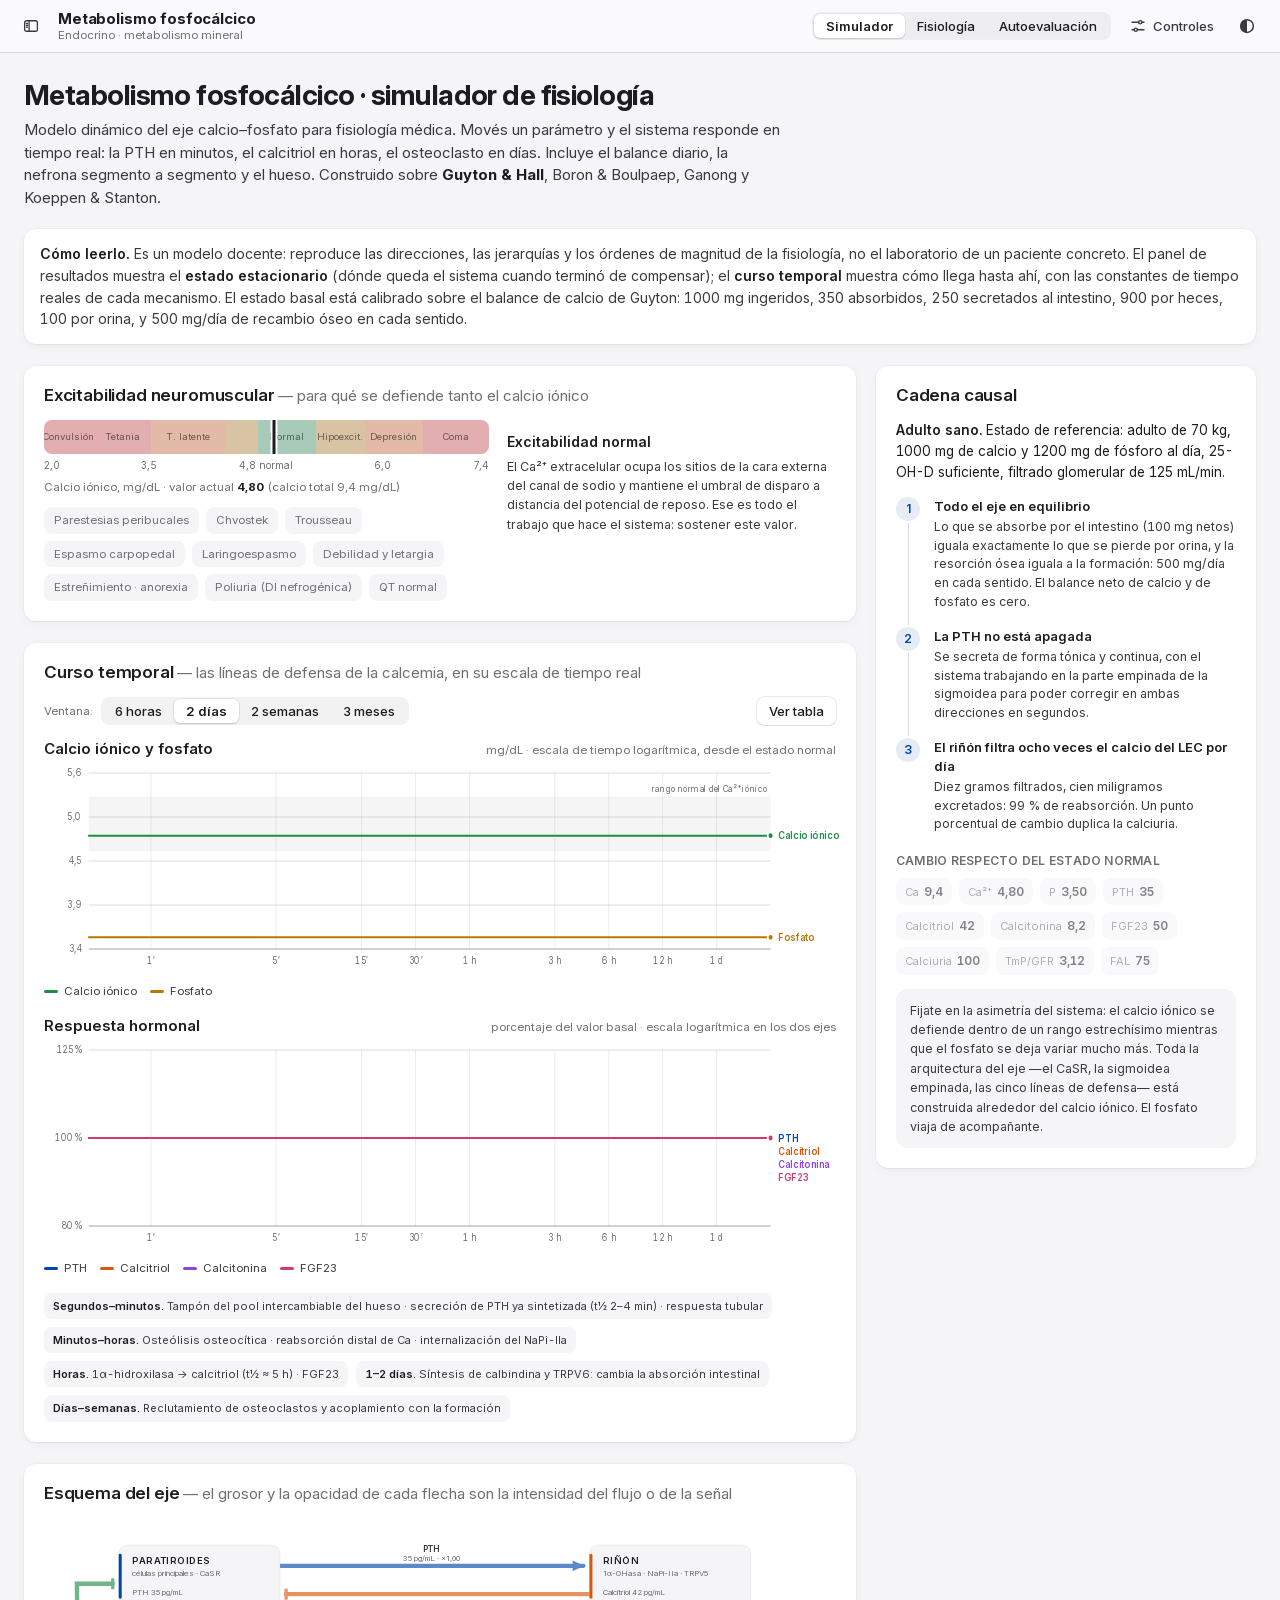
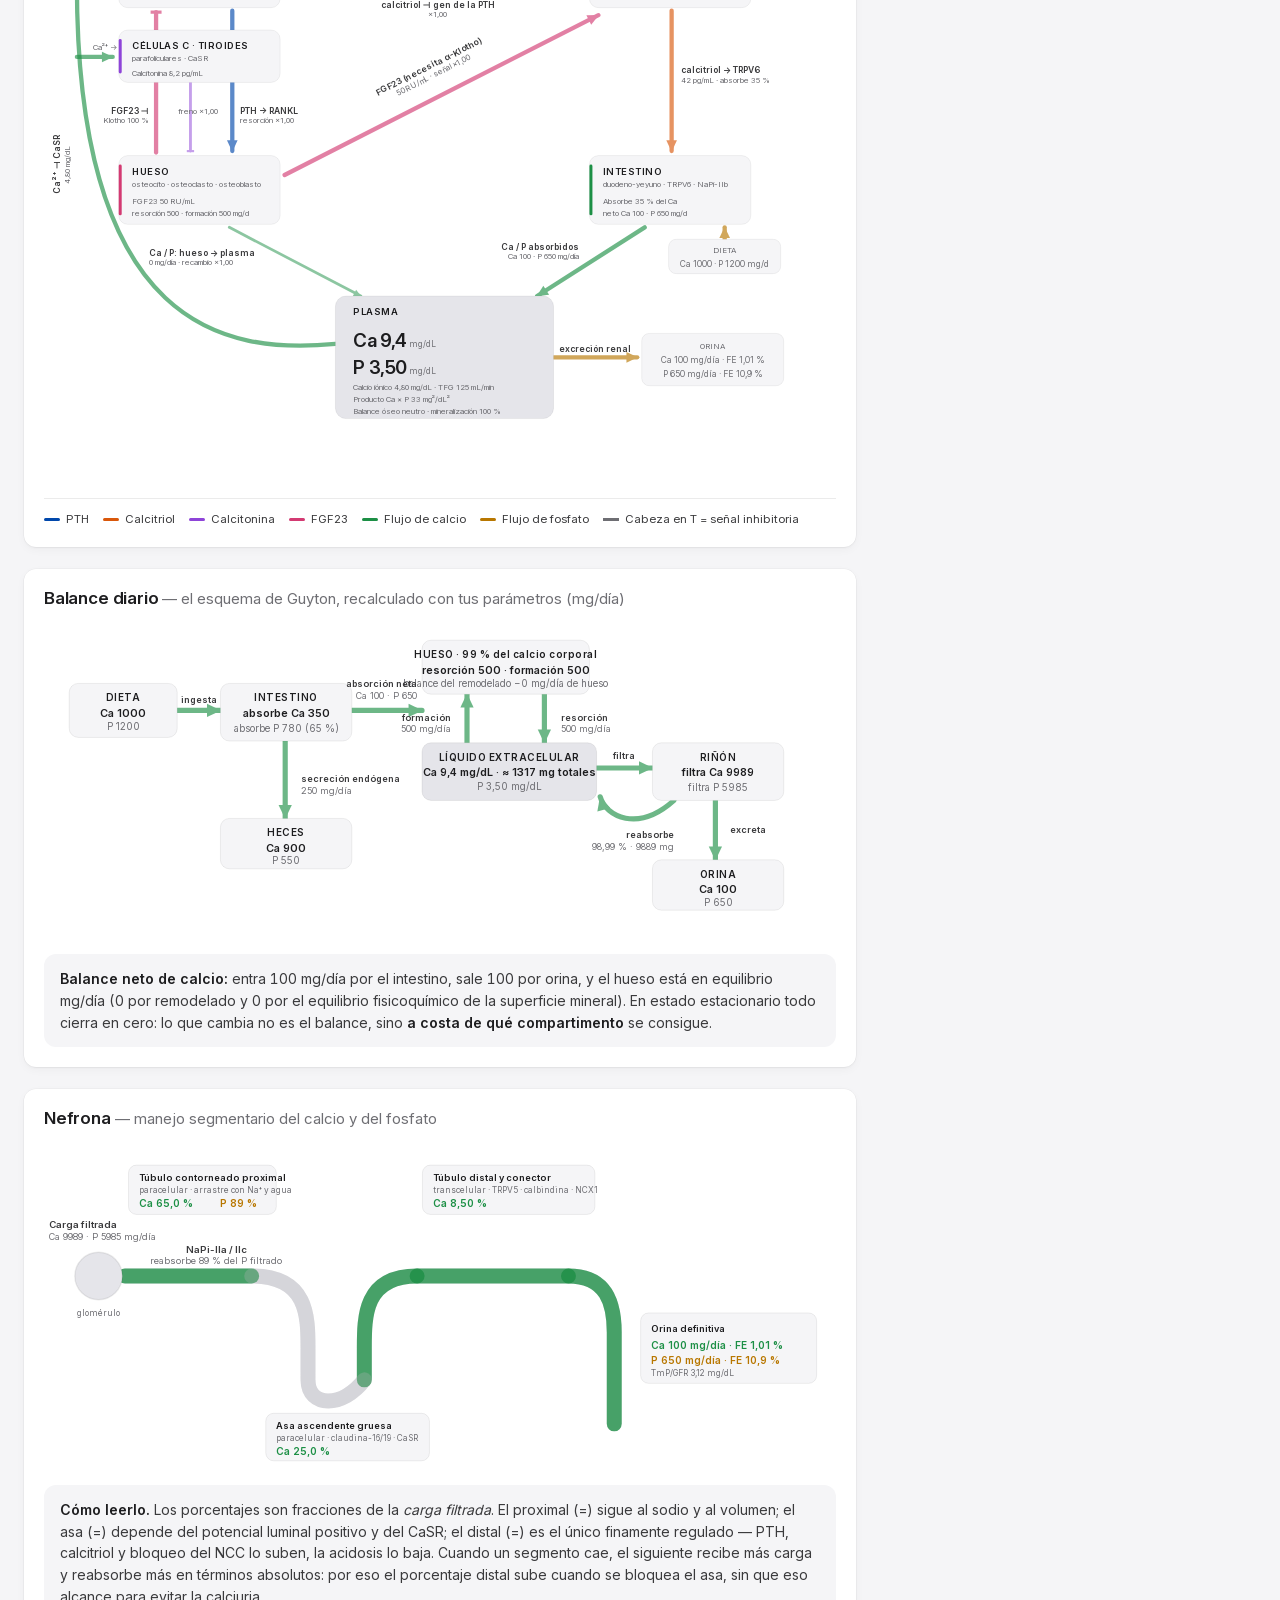
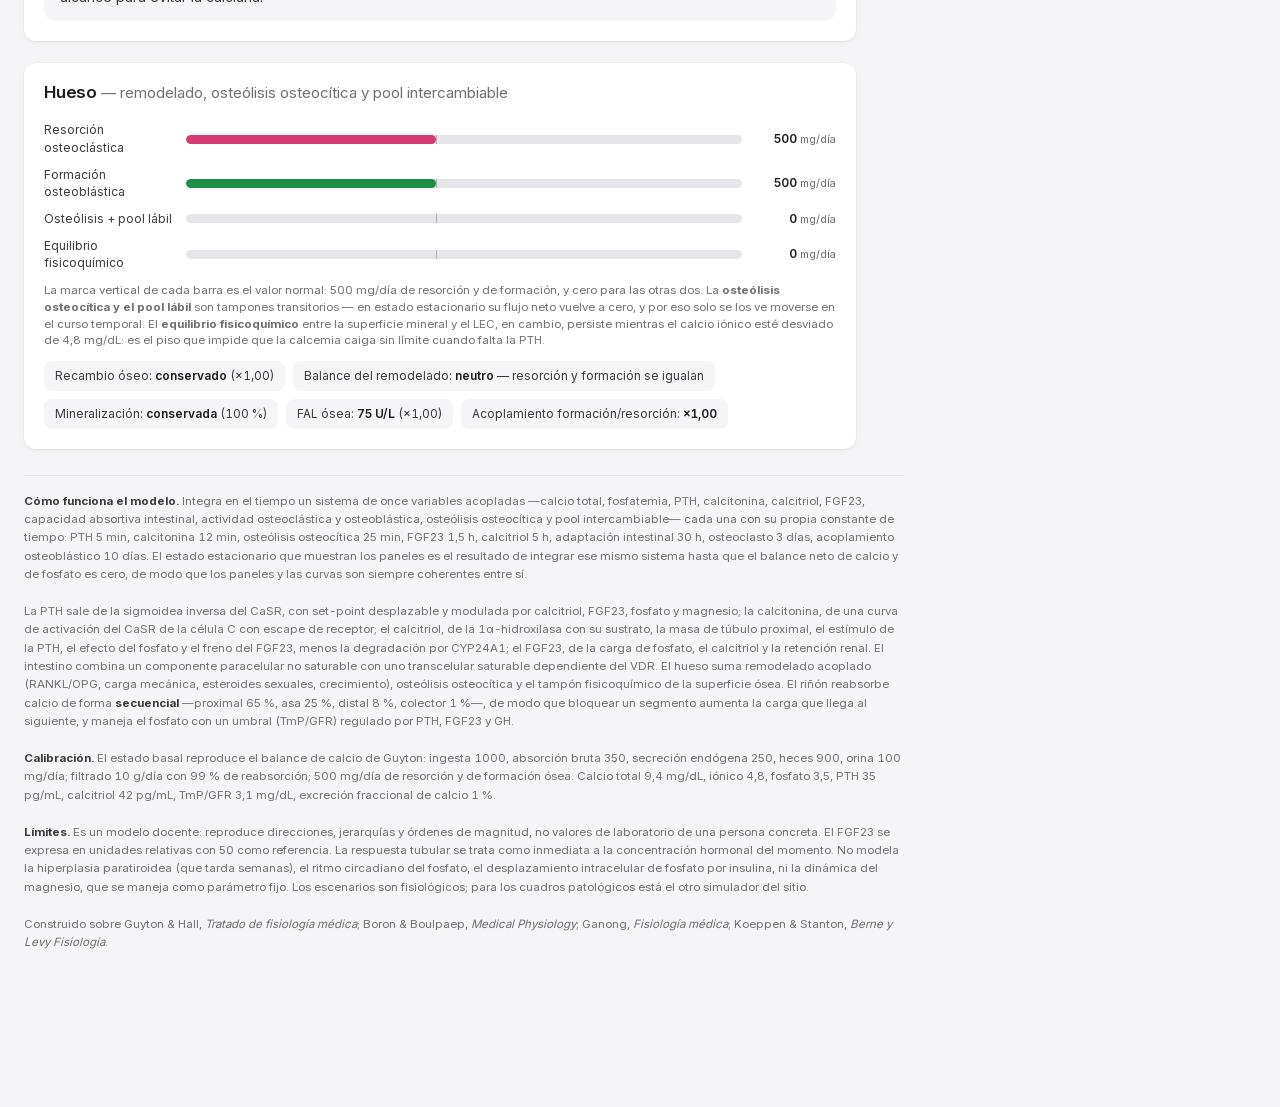
<file: fosfocalcico.html>
<!DOCTYPE html>
<html lang="es">
<head>
<meta charset="utf-8">
<meta name="viewport" content="width=device-width, initial-scale=1">
<title>Metabolismo fosfocálcico · simulador de fisiología</title>
<meta name="description" content="Simulador dinámico del metabolismo fosfocálcico para estudiantes de fisiología: PTH, calcitriol, calcitonina y FGF23, hueso, nefrona segmento a segmento y balance diario, sobre Guyton &amp; Hall, Boron, Ganong y Koeppen.">
<script id="estetica-comun-js">
/* ESTÉTICA COMÚN · Fisiología — v2 «Apple»
   - Tema claro/oscuro compartido entre simuladores (clave "fisio-tema").
   - Cualquier botón con [data-tema-toggle] alterna el tema.
   - Deslizadores estilo iOS: pinta el tramo recorrido (--fill), también cuando
     el valor lo cambia el propio simulador (escenarios, recorridos). */
(function(){
  var KEY='fisio-tema', d=document.documentElement;
  try{var t=localStorage.getItem(KEY); if(t==='light'||t==='dark') d.setAttribute('data-theme',t);}catch(e){}
  try{new MutationObserver(function(){
    try{var t=d.getAttribute('data-theme'); if(t) localStorage.setItem(KEY,t); else localStorage.removeItem(KEY);}catch(e){}
  }).observe(d,{attributes:true,attributeFilter:['data-theme']});}catch(e){}
  document.addEventListener('click',function(e){
    var b=e.target&&e.target.closest?e.target.closest('[data-tema-toggle]'):null; if(!b) return;
    var cur=d.getAttribute('data-theme');
    var dark=cur?cur==='dark':window.matchMedia('(prefers-color-scheme: dark)').matches;
    d.setAttribute('data-theme',dark?'light':'dark');
  });
  function fill(r){
    var mn=parseFloat(r.min||0), mx=parseFloat(r.max||100), v=parseFloat(r.value);
    var p=mx>mn?(v-mn)/(mx-mn)*100:0; p=Math.max(0,Math.min(100,p));
    var s=p.toFixed(2)+'%'; if(r.style.getPropertyValue('--fill')!==s) r.style.setProperty('--fill',s);
  }
  function all(){ var rs=document.querySelectorAll('input[type=range]'); for(var i=0;i<rs.length;i++) fill(rs[i]); }
  document.addEventListener('input',function(e){ if(e.target&&e.target.type==='range') fill(e.target); },true);
  document.addEventListener('change',function(e){ if(e.target&&e.target.type==='range') fill(e.target); },true);
  function start(){ all(); setInterval(function(){ if(!document.hidden) all(); },200); }
  if(document.readyState==='loading') document.addEventListener('DOMContentLoaded',start); else start();
})();
</script>
<style>*{box-sizing:border-box}
html,body{margin:0;padding:0}
body{
  background:var(--bg); color:var(--ink);
  font:14px/1.5 var(--sans);
  -webkit-font-smoothing:antialiased;
}
.wrap{max-width:1580px;margin:0 auto;padding:20px 22px 64px}

/* ---------- encabezado ---------- */
header{display:flex;flex-wrap:wrap;gap:16px;align-items:flex-start;justify-content:space-between;margin-bottom:16px}
h1{font-size:22px;line-height:1.25;margin:0 0 4px;letter-spacing:-.01em}
.sub{color:var(--ink-2);font-size:13px;max-width:70ch;margin:0}
.tools{display:flex;gap:8px;align-items:center;flex-shrink:0;flex-wrap:wrap}
.ghost{
  display:inline-flex;align-items:center;text-decoration:none;
  background:var(--surface);color:var(--ink-2);border:1px solid var(--border);
  border-radius:8px;padding:7px 12px;font:inherit;font-size:12.5px;cursor:pointer;
}
.ghost:hover{background:var(--surface-2);color:var(--ink)}
.ghost:focus-visible{outline:2px solid var(--c-pth);outline-offset:2px}

/* ---------- pestañas ---------- */
.tabs{display:flex;gap:4px;border-bottom:1px solid var(--grid);margin-bottom:18px;overflow-x:auto}
.tab{background:none;border:none;border-bottom:2px solid transparent;color:var(--muted);
  font:inherit;font-size:13.5px;padding:9px 14px;cursor:pointer;white-space:nowrap;margin-bottom:-1px}
.tab:hover{color:var(--ink)}
.tab[aria-selected="true"]{color:var(--ink);border-bottom-color:var(--ink);font-weight:600}
.panel[hidden]{display:none}

.note{
  background:var(--surface-2);border:1px solid var(--border);border-left:3px solid var(--axis);
  border-radius:8px;padding:9px 13px;color:var(--ink-2);font-size:12.5px;margin:0 0 18px;line-height:1.55;
}
.note b{color:var(--ink);font-weight:600}

/* ---------- presets ---------- */
.presets{background:var(--surface);border:1px solid var(--border);border-radius:12px;
  padding:13px 15px 15px;margin-bottom:18px;box-shadow:var(--shadow)}
.presets h2{font-size:12px;text-transform:uppercase;letter-spacing:.07em;color:var(--muted);
  margin:0 0 11px;font-weight:600}
.pgroup{margin-bottom:11px}
.pgroup:last-child{margin-bottom:0}
.pgroup .glabel{font-size:11.5px;color:var(--muted);margin-bottom:6px;font-weight:600}
.chips{display:flex;flex-wrap:wrap;gap:6px}
.chip{
  background:var(--surface-2);border:1px solid var(--border);border-radius:999px;
  padding:6px 13px;font-size:12.5px;color:var(--ink-2);cursor:pointer;font-family:inherit;
  transition:background .12s,color .12s,border-color .12s;
}
.chip:hover{background:var(--surface-3);color:var(--ink)}
.chip[aria-pressed="true"]{background:var(--ink);color:var(--bg);border-color:var(--ink);font-weight:600}

/* ---------- grilla principal ---------- */
.main{display:grid;grid-template-columns:358px minmax(0,1fr);gap:18px;align-items:start}
@media (min-width:1121px){.stickycol{position:sticky;top:16px;max-height:calc(100vh - 32px);overflow-y:auto}}
@media (max-width:1120px){.main{grid-template-columns:minmax(0,1fr)}}

.card{background:var(--surface);border:1px solid var(--border);border-radius:12px;
  box-shadow:var(--shadow);margin-bottom:18px}
.card > h2{font-size:12px;text-transform:uppercase;letter-spacing:.07em;color:var(--muted);
  margin:0;font-weight:600;padding:14px 16px 0}
.card > h2 .h2note{text-transform:none;letter-spacing:0;font-weight:400;color:var(--muted)}
.card > .body{padding:14px 16px 16px}

/* ---------- sliders ---------- */
.sgroup{border-top:1px solid var(--grid);padding:13px 16px 4px}
.sgroup:first-of-type{border-top:none}
.sgroup .gtitle{font-size:11.5px;font-weight:600;color:var(--ink-2);margin-bottom:11px;
  display:flex;align-items:center;gap:7px}
.gdot{width:8px;height:8px;border-radius:2px;flex:0 0 8px}
.ctrl{margin-bottom:15px}
.ctrl .top{display:flex;justify-content:space-between;align-items:baseline;gap:8px;margin-bottom:5px}
.ctrl .name{font-size:12.5px;color:var(--ink-2);line-height:1.3}
.ctrl .val{font-size:13px;font-weight:600;color:var(--ink);white-space:nowrap;font-variant-numeric:tabular-nums}
.ctrl .val .u{font-weight:400;color:var(--muted);font-size:11.5px;margin-left:2px}
.ctrl.changed .name{color:var(--ink)}
.ctrl.changed .val{color:var(--c-pth)}








.ctrl .hint{font-size:11px;color:var(--muted);margin-top:2px;line-height:1.35}

/* ---------- tiles de laboratorio ---------- */
.labgrid{display:grid;grid-template-columns:repeat(auto-fill,minmax(150px,1fr));gap:10px}
@media (max-width:520px){.labgrid{grid-template-columns:repeat(auto-fill,minmax(132px,1fr));gap:8px}
  .wrap{padding:16px 12px 48px} h1{font-size:19px}}
.tile{background:var(--surface-2);border:1px solid var(--border);border-radius:10px;padding:10px 11px 11px}
.tile .tl{font-size:11px;color:var(--muted);line-height:1.25;margin-bottom:5px;min-height:2.5em}
.tile .tv{font-size:21px;font-weight:600;letter-spacing:-.02em;line-height:1.1;color:var(--ink)}
.tile .tu{font-size:11px;color:var(--muted);font-weight:400;margin-left:3px}
.track{position:relative;height:5px;background:var(--grid);border-radius:3px;margin:9px 0 7px}
.band{position:absolute;top:0;height:5px;background:var(--axis);border-radius:3px;opacity:.75}
.pin{position:absolute;top:-3px;width:4px;height:11px;border-radius:2px;background:var(--ink);
  transform:translateX(-2px)}
.st{display:flex;align-items:center;gap:5px;font-size:11px;font-weight:600;line-height:1}
.st .ic{font-size:9px}
.st.ok{color:var(--muted);font-weight:500}
.st.warn{color:var(--warn)} .st.serious{color:var(--serious)} .st.crit{color:var(--crit)}
.tile .rng{font-size:10.5px;color:var(--muted);margin-top:5px;font-variant-numeric:tabular-nums}
.subhead{font-size:11px;text-transform:uppercase;letter-spacing:.07em;color:var(--muted);
  font-weight:600;margin:18px 0 9px}
.subhead:first-child{margin-top:0}

/* ---------- diagramas ---------- */
.diagram{width:100%;overflow-x:auto}
.diagram svg{display:block;width:100%;height:auto}
#diagramHost svg{min-width:760px}
#balanceHost svg{min-width:660px}
#nefronaHost svg{min-width:720px}
.legend{display:flex;flex-wrap:wrap;gap:14px;margin-top:12px;padding-top:12px;border-top:1px solid var(--grid)}
.lg{display:flex;align-items:center;gap:6px;font-size:11.5px;color:var(--ink-2)}
.lg i{width:16px;height:3px;border-radius:2px;display:block}
.lg.inh i{height:0;border-top:3px solid;border-radius:0}
.lg.dot i{width:10px;height:10px;border-radius:50%}

/* ---------- excitabilidad ---------- */
.exc{display:grid;grid-template-columns:minmax(0,1.35fr) minmax(0,1fr);gap:18px;align-items:start}
@media (max-width:760px){.exc{grid-template-columns:minmax(0,1fr)}}
.scale{position:relative;height:34px;border-radius:8px;overflow:hidden;border:1px solid var(--border)}
.scale .zn{position:absolute;top:0;bottom:0;display:flex;align-items:center;justify-content:center;
  font-size:9.5px;color:var(--ink);opacity:.62;text-align:center;line-height:1.1;padding:0 2px;
  overflow:hidden;white-space:nowrap}
.scale .needle{position:absolute;top:-2px;bottom:-2px;width:3px;background:var(--ink);
  border-radius:2px;box-shadow:0 0 0 2px var(--surface);transform:translateX(-1.5px)}
.scaleax{display:flex;justify-content:space-between;font-size:10px;color:var(--muted);
  margin-top:4px;font-variant-numeric:tabular-nums}
.excstate{font-size:14px;font-weight:600;margin:12px 0 4px}
.excdesc{font-size:12.5px;color:var(--ink-2);line-height:1.55}
.signs{display:flex;flex-wrap:wrap;gap:7px;margin-top:11px}
.sg{font-size:11.5px;padding:5px 10px;border-radius:7px;border:1px solid var(--border);
  background:var(--surface-2);color:var(--muted)}
.sg.on{background:var(--ink);color:var(--bg);border-color:var(--ink);font-weight:600}

/* ---------- gráficos ---------- */
.chartcard{margin-bottom:16px}
.charthead{display:flex;flex-wrap:wrap;gap:10px;justify-content:space-between;align-items:baseline;margin-bottom:2px}
.charttitle{font-size:13px;font-weight:600;color:var(--ink)}
.chartsub{font-size:11.5px;color:var(--muted)}
.chartbox{position:relative;width:100%}
.chartbox svg{display:block;width:100%;height:auto;overflow:visible}
.cgrid{stroke:var(--grid);stroke-width:1}
.cax{stroke:var(--axis);stroke-width:1}
.ctick{font:10px var(--sans);fill:var(--muted);font-variant-numeric:tabular-nums}
.cline{fill:none;stroke-width:2;stroke-linecap:round;stroke-linejoin:round}
.cband{fill:var(--axis);opacity:.13}
.cbandlab{font:9.5px var(--sans);fill:var(--muted)}
.cdirect{font:600 10.5px var(--sans)}
.cross{stroke:var(--ink);stroke-width:1;opacity:.45;stroke-dasharray:3 3}
.serieslegend{display:flex;flex-wrap:wrap;gap:13px;margin:8px 0 0}
.sl{display:flex;align-items:center;gap:6px;font-size:11.5px;color:var(--ink-2)}
.sl i{width:14px;height:3px;border-radius:2px;display:block}
.tip{position:absolute;pointer-events:none;background:var(--surface);border:1px solid var(--border);
  border-radius:8px;box-shadow:var(--shadow);padding:8px 10px;font-size:11.5px;color:var(--ink-2);
  min-width:132px;z-index:5;opacity:0;transition:opacity .1s}
.tip.on{opacity:1}
.tip .tt{font-weight:600;color:var(--ink);margin-bottom:4px;font-size:11px}
.tip .tr{display:flex;justify-content:space-between;gap:12px;font-variant-numeric:tabular-nums}
.tip .tr i{width:9px;height:9px;border-radius:2px;display:inline-block;margin-right:5px}
.phases{display:flex;flex-wrap:wrap;gap:8px;margin-top:12px}
.ph{font-size:11px;padding:5px 9px;border-radius:7px;background:var(--surface-2);
  border:1px solid var(--border);color:var(--ink-2)}
.ph b{color:var(--ink);font-weight:600}
table.dt{width:100%;border-collapse:collapse;font-size:11.5px;margin-top:10px;
  font-variant-numeric:tabular-nums}
table.dt th,table.dt td{text-align:right;padding:4px 7px;border-bottom:1px solid var(--grid)}
table.dt th:first-child,table.dt td:first-child{text-align:left}
table.dt th{color:var(--muted);font-weight:600;font-size:10.5px;text-transform:uppercase;letter-spacing:.05em}

/* ---------- cadena causal ---------- */
.chain .lead{font-size:13.5px;color:var(--ink);margin:0 0 14px;line-height:1.55}
.chain .lead b{font-weight:600}
ol.steps{list-style:none;margin:0;padding:0;counter-reset:s}
ol.steps li{position:relative;padding:0 0 15px 38px;counter-increment:s}
ol.steps li::before{
  content:counter(s);position:absolute;left:0;top:0;width:24px;height:24px;border-radius:50%;
  background:var(--surface-3);color:var(--ink-2);font-size:11.5px;font-weight:600;
  display:flex;align-items:center;justify-content:center;
}
ol.steps li::after{content:"";position:absolute;left:11.5px;top:26px;bottom:2px;width:1px;background:var(--grid)}
ol.steps li:last-child::after{display:none}
ol.steps .t{font-size:13px;font-weight:600;color:var(--ink);margin-bottom:2px}
ol.steps .d{font-size:12.5px;color:var(--ink-2);line-height:1.5}
.deltas{display:flex;flex-wrap:wrap;gap:7px;margin-top:6px}
.dl{display:inline-flex;align-items:baseline;gap:5px;background:var(--surface-2);
  border:1px solid var(--border);border-radius:7px;padding:5px 9px;font-size:12px;
  font-variant-numeric:tabular-nums}
.dl .k{color:var(--muted);font-size:11px}
.dl .a{color:var(--muted);text-decoration:line-through;opacity:.7}
.dl .b{color:var(--ink);font-weight:600}
.dl .ar{font-size:10px}
.dl.up .ar{color:var(--serious)} .dl.dn .ar{color:var(--c-pth)} .dl.eq{opacity:.55}
.pearl{background:var(--surface-2);border:1px solid var(--border);border-left:3px solid var(--c-pth);
  border-radius:8px;padding:11px 14px;margin-top:14px;font-size:12.5px;color:var(--ink-2);line-height:1.55}
.pearl b{color:var(--ink);font-weight:600}
.bonestate{display:flex;flex-wrap:wrap;gap:8px;margin-top:12px}
.bs{font-size:12px;padding:6px 11px;border-radius:7px;border:1px solid var(--border);
  background:var(--surface-2);color:var(--ink-2)}
.bs b{color:var(--ink);font-weight:600}

/* ---------- barras del hueso ---------- */
.bonebars{display:grid;gap:9px;margin-top:4px}
.bb{display:grid;grid-template-columns:132px minmax(0,1fr) 84px;gap:10px;align-items:center;font-size:12px}
.bb .lb{color:var(--ink-2)}
.bb .bar{height:9px;background:var(--surface-3);border-radius:5px;position:relative;overflow:hidden}
.bb .fill{position:absolute;top:0;bottom:0;left:0;border-radius:5px}
.bb .nm{position:absolute;top:0;bottom:0;width:1px;background:var(--axis)}
.bb .vv{text-align:right;font-variant-numeric:tabular-nums;color:var(--ink);font-weight:600}
.bb .vv span{color:var(--muted);font-weight:400;font-size:11px}

/* ---------- texto de referencia ---------- */
.doc{max-width:none}
.acc{background:var(--surface);border:1px solid var(--border);border-radius:12px;
  box-shadow:var(--shadow);margin-bottom:12px;overflow:hidden}
.acc > summary{list-style:none;cursor:pointer;padding:14px 16px;font-size:14.5px;font-weight:600;
  display:flex;align-items:center;gap:10px}
.acc > summary::-webkit-details-marker{display:none}
.acc > summary::before{content:"+";font-size:15px;color:var(--muted);width:14px;flex:0 0 14px;text-align:center}
.acc[open] > summary::before{content:"–"}
.acc > summary:hover{background:var(--surface-2)}
.acc > summary .num{font-size:11px;color:var(--muted);font-weight:600;font-variant-numeric:tabular-nums;
  min-width:20px}
.acc .inner{padding:2px 20px 18px 40px;font-size:13.5px;line-height:1.65;color:var(--ink-2)}
.acc .inner h4{font-size:13px;color:var(--ink);margin:18px 0 6px;font-weight:600}
.acc .inner h4:first-child{margin-top:6px}
.acc .inner p{margin:0 0 10px}
.acc .inner b,.acc .inner strong{color:var(--ink);font-weight:600}
.acc .inner ul{margin:0 0 10px;padding-left:20px}
.acc .inner li{margin-bottom:5px}
.acc .inner .key{background:var(--surface-2);border:1px solid var(--border);border-left:3px solid var(--c-pth);
  border-radius:8px;padding:10px 13px;margin:12px 0;font-size:12.5px}
.acc .inner table{width:100%;border-collapse:collapse;font-size:12.5px;margin:10px 0 14px}
.acc .inner th,.acc .inner td{text-align:left;padding:6px 9px;border-bottom:1px solid var(--grid);vertical-align:top}
.acc .inner th{color:var(--muted);font-weight:600;font-size:11px;text-transform:uppercase;letter-spacing:.05em}
.acc .inner td.n{text-align:right;font-variant-numeric:tabular-nums;white-space:nowrap}
.acc .inner .cite{font-size:11.5px;color:var(--muted);font-style:normal}

/* ---------- autoevaluación ---------- */
.qbar{display:flex;flex-wrap:wrap;gap:12px;align-items:center;justify-content:space-between;
  background:var(--surface);border:1px solid var(--border);border-radius:12px;padding:12px 15px;
  margin-bottom:16px;box-shadow:var(--shadow);position:sticky;top:0;z-index:4}
.score{font-size:13px;color:var(--ink-2)}
.score b{color:var(--ink);font-size:15px;font-weight:600;font-variant-numeric:tabular-nums}
.pbar{flex:1 1 180px;height:6px;background:var(--surface-3);border-radius:4px;overflow:hidden;min-width:120px}
.pbar i{display:block;height:100%;background:var(--good);border-radius:4px;width:0;transition:width .25s}
.q{background:var(--surface);border:1px solid var(--border);border-radius:12px;padding:15px 17px;
  margin-bottom:12px;box-shadow:var(--shadow)}
.q .qn{font-size:11px;color:var(--muted);font-weight:600;letter-spacing:.05em;margin-bottom:6px}
.q .qt{font-size:14px;color:var(--ink);line-height:1.5;margin-bottom:11px}
.opts{display:grid;gap:7px}
.opt{display:flex;gap:10px;align-items:flex-start;text-align:left;background:var(--surface-2);
  border:1px solid var(--border);border-radius:9px;padding:9px 12px;font:inherit;font-size:13px;
  color:var(--ink-2);cursor:pointer;line-height:1.45}
.opt:hover:not(:disabled){background:var(--surface-3);color:var(--ink)}
.opt:disabled{cursor:default}
.opt .mk{flex:0 0 18px;font-weight:600;color:var(--muted)}
.opt.right{border-color:var(--good);background:color-mix(in srgb,var(--good) 11%,var(--surface-2))}
.opt.right .mk{color:var(--good)}
.opt.wrong{border-color:var(--crit);background:color-mix(in srgb,var(--crit) 11%,var(--surface-2))}
.opt.wrong .mk{color:var(--crit)}
.expl{margin-top:11px;padding:11px 13px;background:var(--surface-2);border:1px solid var(--border);
  border-left:3px solid var(--c-pth);border-radius:8px;font-size:12.5px;color:var(--ink-2);line-height:1.55}
.expl b{color:var(--ink);font-weight:600}
.expl[hidden]{display:none}

footer{margin-top:26px;padding-top:16px;border-top:1px solid var(--grid);
  color:var(--muted);font-size:11.5px;line-height:1.6;max-width:110ch}
footer b{color:var(--ink-2)}
@media print{
  .tools,.tabs,.presets,.qbar{display:none}
  .panel[hidden]{display:block}
  .card,.acc,.q{break-inside:avoid;box-shadow:none}
}

/* ==========================================================================
   ESTÉTICA COMÚN · Fisiología — v2 «Apple» · 2026-10-01
   Lenguaje visual de las Human Interface Guidelines de Apple (claridad,
   deferencia, profundidad) con la paleta Deep Blue Horizon:
     #0047AB cobalto · #FFFFFF blanco · #AFDBF5 celeste · #1A2C5B azul marino
   - Tipografía del sistema (San Francisco en Apple; Segoe UI en Windows).
   - El contenido va en tarjetas opacas; la interfaz (barras, controles,
     ventanas emergentes) usa materiales translúcidos.
   - Profundidad con capas y sombras suaves, sin bordes duros.
   - Sin adornos sin función: no hay grilla de fondo ni halo del cursor.
   Este bloque va pegado al final del <style> de cada simulador.
   ========================================================================== */
:root{
  /* paleta de marca */
  --cobalto:#0047AB; --blanco:#FFFFFF; --celeste:#AFDBF5; --marino:#1A2C5B;
  /* superficies (claro) */
  --bg:#F0F4F9;             /* fondo agrupado */
  --solid:#FFFFFF;          /* tarjetas de contenido */
  --inset:#F4F7FB;          /* pozos dentro de una tarjeta */
  --bg2:#E3E9F2;            /* pistas de medidores */
  --panel:rgba(255,255,255,.72);         /* material translúcido de barras */
  --panel-strong:rgba(255,255,255,.88);  /* material de ventanas emergentes */
  --fill:rgba(26,44,91,.07);             /* fondo de controles grises */
  --fill-2:rgba(26,44,91,.13);
  --seg-sel:#FFFFFF;                     /* segmento elegido */
  --line:rgba(26,44,91,.10); --line2:rgba(26,44,91,.18);
  /* texto: azul marino de la paleta y sus mezclas sobre blanco */
  --text:#1A2C5B; --text-2:#4C5A7F; --muted:#687493; --faint:#9FA6BA;
  /* acento de interfaz */
  --accent:#0047AB; --accent-2:#003A8C; --accent-soft:rgba(0,71,171,.10); --on-accent:#FFFFFF;
  /* colores de datos (significado fijo en todos los modelos) */
  --glu:#1C8F45;   /* verde   · excita / calcio / volumen */
  --gaba:#E0342B;  /* rojo    · inhibe / presión aórtica */
  --da:#8E44D8;    /* morado  · dopamina / calcitonina */
  --ach:#B87700;   /* ámbar   · acetilcolina / fosfato */
  --rosa:#D33A72;  /* rosa    · FGF23 */
  --azul:#0047AB;  /* cobalto · serie azul (PTH, presión auricular) */
  --low:#0A7FBF;   /* cian    · por debajo de lo normal */
  --high:#D9570A;  /* naranja · por encima de lo normal */
  --ok:#1C8F45; --warn:#B87700; --bad:#D93025;
  /* sombras y nodos */
  --shadow:0 1px 2px rgba(26,44,91,.05),0 4px 18px rgba(26,44,91,.06);
  --shadow-float:0 8px 28px rgba(26,44,91,.12),0 1px 3px rgba(26,44,91,.08);
  --shadow-pop:0 14px 44px rgba(26,44,91,.18),0 2px 6px rgba(26,44,91,.06);
  --shadow-seg:0 3px 8px rgba(0,0,0,.12),0 3px 1px rgba(0,0,0,.04);
  --node:#FFFFFF; --halo:#FFFFFF;
  /* letras */
  --sans:-apple-system,BlinkMacSystemFont,"SF Pro Text","Segoe UI Variable Text","Segoe UI",system-ui,Roboto,"Helvetica Neue",Arial,sans-serif;
  --display:-apple-system,BlinkMacSystemFont,"SF Pro Display","Segoe UI Variable Display","Segoe UI",system-ui,Roboto,"Helvetica Neue",Arial,sans-serif;
  --rounded:ui-rounded,"SF Pro Rounded",-apple-system,BlinkMacSystemFont,"Segoe UI Variable Display","Segoe UI",system-ui,sans-serif;
  --mono:var(--sans);  /* las etiquetas que eran monoespaciadas pasan a San Francisco */
  --code:ui-monospace,"SF Mono",Menlo,Consolas,monospace;
  /* radios */
  --r-card:16px; --r-ctl:10px; --r-chip:999px;
  color-scheme:light;
}
@media (prefers-color-scheme:dark){
  :root:not([data-theme="light"]){
    --bg:#0A1124; --solid:#121C36; --inset:#18264A; --bg2:#22335E;
    --panel:rgba(18,28,54,.72); --panel-strong:rgba(22,34,64,.9);
    --fill:rgba(175,219,245,.10); --fill-2:rgba(175,219,245,.17); --seg-sel:#2B3F72;
    --line:rgba(175,219,245,.12); --line2:rgba(175,219,245,.22);
    --text:#F4F7FD; --text-2:#CDD6EA; --muted:#95A3C4; --faint:#5E6D93;
    --accent:#AFDBF5; --accent-2:#CBE8FA; --accent-soft:rgba(175,219,245,.16); --on-accent:#1A2C5B;
    --glu:#30D158; --gaba:#FF453A; --da:#BF5AF2; --ach:#FFC233; --rosa:#FF5C8A;
    --azul:#AFDBF5; --low:#64D2FF; --high:#FF9F0A; --ok:#30D158; --warn:#FFC233; --bad:#FF453A;
    --shadow:0 1px 2px rgba(0,0,0,.35),0 6px 24px rgba(0,0,0,.3);
    --shadow-float:0 10px 32px rgba(0,0,0,.45),0 1px 3px rgba(0,0,0,.35);
    --shadow-pop:0 16px 48px rgba(0,0,0,.55),0 2px 8px rgba(0,0,0,.35);
    --shadow-seg:0 3px 8px rgba(0,0,0,.35),0 3px 1px rgba(0,0,0,.2);
    --node:#16223F; --halo:#121C36; color-scheme:dark;
  }
}
:root[data-theme="dark"]{
  --bg:#0A1124; --solid:#121C36; --inset:#18264A; --bg2:#22335E;
  --panel:rgba(18,28,54,.72); --panel-strong:rgba(22,34,64,.9);
  --fill:rgba(175,219,245,.10); --fill-2:rgba(175,219,245,.17); --seg-sel:#2B3F72;
  --line:rgba(175,219,245,.12); --line2:rgba(175,219,245,.22);
  --text:#F4F7FD; --text-2:#CDD6EA; --muted:#95A3C4; --faint:#5E6D93;
  --accent:#AFDBF5; --accent-2:#CBE8FA; --accent-soft:rgba(175,219,245,.16); --on-accent:#1A2C5B;
  --glu:#30D158; --gaba:#FF453A; --da:#BF5AF2; --ach:#FFC233; --rosa:#FF5C8A;
  --azul:#AFDBF5; --low:#64D2FF; --high:#FF9F0A; --ok:#30D158; --warn:#FFC233; --bad:#FF453A;
  --shadow:0 1px 2px rgba(0,0,0,.35),0 6px 24px rgba(0,0,0,.3);
  --shadow-float:0 10px 32px rgba(0,0,0,.45),0 1px 3px rgba(0,0,0,.35);
  --shadow-pop:0 16px 48px rgba(0,0,0,.55),0 2px 8px rgba(0,0,0,.35);
  --shadow-seg:0 3px 8px rgba(0,0,0,.35),0 3px 1px rgba(0,0,0,.2);
  --node:#16223F; --halo:#121C36; color-scheme:dark;
}

/* ---------- base ---------- */
html{-webkit-text-size-adjust:100%}
body{background:var(--bg);color:var(--text);font-family:var(--sans);
  font-variant-numeric:tabular-nums;-webkit-font-smoothing:antialiased;-moz-osx-font-smoothing:grayscale;
  font-feature-settings:"kern"}
body::before{content:none!important}          /* sin grilla decorativa */
#glow,.fx-glow{display:none!important}        /* sin halo del cursor */
::selection{background:color-mix(in srgb,var(--accent) 24%,transparent)}
:focus-visible{outline:3px solid color-mix(in srgb,var(--accent) 55%,transparent);outline-offset:2px}
code,kbd,.kbd{font-family:var(--code)}

/* ---------- deslizador estilo iOS (pista fina, perilla blanca) ---------- */
input[type=range]{-webkit-appearance:none;appearance:none;background:transparent;height:28px;margin:0;
  cursor:pointer;accent-color:var(--accent);--fill:50%}
input[type=range]::-webkit-slider-runnable-track{height:4px;border-radius:2px;
  background:linear-gradient(to right,var(--accent) 0 var(--fill),var(--fill-2) var(--fill) 100%)}
input[type=range]::-moz-range-track{height:4px;border-radius:2px;background:var(--fill-2)}
input[type=range]::-moz-range-progress{height:4px;border-radius:2px;background:var(--accent)}
input[type=range]::-webkit-slider-thumb{-webkit-appearance:none;appearance:none;width:24px;height:24px;margin-top:-10px;
  border:0;border-radius:50%;background:#FFFFFF;
  box-shadow:0 .5px 4px rgba(0,0,0,.14),0 6px 13px rgba(0,0,0,.12),0 0 0 .5px rgba(0,0,0,.06)}
input[type=range]::-moz-range-thumb{width:24px;height:24px;border:0;border-radius:50%;background:#FFFFFF;
  box-shadow:0 .5px 4px rgba(0,0,0,.14),0 6px 13px rgba(0,0,0,.12),0 0 0 .5px rgba(0,0,0,.06)}
input[type=range]:focus-visible{outline:none}
input[type=range]:focus-visible::-webkit-slider-thumb{box-shadow:0 0 0 4px color-mix(in srgb,var(--accent) 35%,transparent),0 6px 13px rgba(0,0,0,.12)}
input[type=range]:focus-visible::-moz-range-thumb{box-shadow:0 0 0 4px color-mix(in srgb,var(--accent) 35%,transparent),0 6px 13px rgba(0,0,0,.12)}
input[type=range]:disabled{opacity:.4;cursor:default}

/* ---------- botón de tema (circular, gris, como los de iOS) ---------- */
.iconbtn{border:0;background:var(--fill);color:var(--accent);width:34px;height:34px;border-radius:50%;
  cursor:pointer;display:grid;place-items:center;flex:none;transition:background .15s}
.iconbtn:hover{background:var(--fill-2)}

@media (prefers-reduced-motion:reduce){*{scroll-behavior:auto}}
/* ======================= fin de la estética común ======================= */

/* ===== adaptación Apple · fosfocálcico ===== */
:root{
  --surface:var(--solid); --surface-2:var(--inset); --surface-3:var(--bg2);
  --ink:var(--text); --ink-2:var(--text-2);
  --grid:var(--line2); --axis:var(--faint); --border:var(--line);
  --good:var(--ok); --serious:var(--high); --crit:var(--bad);
  /* series: PTH cobalto, calcitriol naranja, Ca verde, P ámbar, FGF23 rosa, calcitonina morado */
  --c-pth:var(--azul); --c-cal:var(--high); --c-ca:var(--glu); --c-p:var(--ach);
  --c-fgf:var(--rosa); --c-ct:var(--da);
}
body{font-size:15px;line-height:1.47}
.wrap{padding:28px 24px 72px}
/* encabezado: título grande */
header{margin-bottom:22px;align-items:flex-end}
h1{font:700 34px/1.12 var(--display);letter-spacing:-.022em;margin:0 0 8px}
.sub{color:var(--text-2);font-size:15px;line-height:1.5}
.sub b{color:var(--text)}
.ghost{border:0;background:var(--fill);color:var(--accent);border-radius:var(--r-ctl);padding:8px 14px;font:600 14px var(--sans)}
.ghost:hover{background:var(--fill-2);color:var(--accent)}
/* pestañas: control segmentado flotante (material translúcido) */
.tabs{position:sticky;top:12px;z-index:30;width:fit-content;max-width:100%;margin:0 auto 24px;gap:0;padding:3px;
  background:var(--panel);backdrop-filter:saturate(180%) blur(20px);-webkit-backdrop-filter:saturate(180%) blur(20px);
  border:1px solid var(--line);border-radius:12px;box-shadow:var(--shadow-float);overflow:visible}
.tab{border:0;margin:0;border-radius:9px;padding:7px 18px;font:500 14px var(--sans);color:var(--text)}
.tab:hover{color:var(--text)}
.tab[aria-selected="true"]{background:var(--seg-sel);color:var(--text);font-weight:600;box-shadow:var(--shadow-seg);border-bottom-color:transparent}
@media (min-width:1121px){.stickycol{top:72px;max-height:calc(100vh - 88px)}}
/* recuadros de lectura */
.note{background:var(--accent-soft);border:0;border-radius:12px;padding:14px 16px;color:var(--text-2);font-size:14px;margin-bottom:22px}
.note b{color:var(--text)}
/* tarjetas de contenido */
.presets,.card,.acc,.q{background:var(--solid);border:0;border-radius:var(--r-card);box-shadow:var(--shadow)}
.presets{padding:18px 20px 20px;margin-bottom:22px}
.card{margin-bottom:22px}
.main{gap:22px}
.presets h2,.card > h2{font:600 17px/1.3 var(--sans);letter-spacing:-.01em;text-transform:none;color:var(--text)}
.card > h2{padding:18px 20px 0}
.card > h2 .h2note{font:400 15px var(--sans);color:var(--muted)}
.card > .body{padding:14px 20px 20px}
.subhead,.pgroup .glabel,.sgroup .gtitle{font:600 12px/1.3 var(--sans);letter-spacing:.02em;text-transform:uppercase;color:var(--muted)}
.pgroup .glabel{margin:4px 0 8px}
/* escenarios: cápsulas grises; el elegido, cobalto */
.chips{gap:8px}
.chip{border:0;background:var(--fill);color:var(--text);border-radius:var(--r-chip);padding:7px 13px;font:500 13px var(--sans)}
.chip:hover{background:var(--fill-2);color:var(--text)}
.chip[aria-pressed="true"]{background:var(--accent);color:var(--on-accent);font-weight:600}
/* parámetros */
.sgroup{border-top:1px solid var(--line);padding:16px 20px 6px}
.gdot{border-radius:50%}
input[type=range]{display:block;width:100%}
.ctrl{margin-bottom:16px}
.ctrl .name{font-size:14px;color:var(--text-2)}
.ctrl.changed .name{color:var(--text);font-weight:600}
.ctrl .val{font:600 14px var(--sans);color:var(--text)}
.ctrl.changed .val{color:var(--accent)}
.ctrl .hint{font-size:12px;color:var(--muted)}
/* resultados */
.labgrid{gap:12px}
.tile{background:var(--inset);border:0;border-radius:12px;padding:12px 13px 13px}
.tile .tl{font-size:12px;color:var(--muted)}
.tile .tv{font:600 24px/1.1 var(--rounded);letter-spacing:-.01em}
.track,.bb .bar,.pbar,.scale{background:var(--bg2);border:0}
.pin,.scale .needle{background:var(--text)}
.st{font-size:12px}
.st.ok{color:var(--muted)}
.tile .rng{font-size:11px;color:var(--muted)}
/* gráficos */
.ctick,.cbandlab{font-family:var(--sans)}
.charttitle{font:600 15px var(--sans)}
.legend{border-top:1px solid var(--line)}
.tip{background:var(--panel-strong);backdrop-filter:saturate(180%) blur(20px);-webkit-backdrop-filter:saturate(180%) blur(20px);
  border:1px solid var(--line);border-radius:12px;box-shadow:var(--shadow-pop)}
.ph,.bs,.dl,.sg{background:var(--inset);border:0;border-radius:8px}
.sg.on{background:var(--accent);color:var(--on-accent)}
table.dt th{font:600 11px var(--sans);letter-spacing:.02em;color:var(--muted)}
table.dt th,table.dt td{border-bottom:1px solid var(--line)}
/* cadena causal y notas */
ol.steps li::before{background:var(--accent-soft);color:var(--accent);font:600 12px var(--sans)}
ol.steps li::after{background:var(--line2)}
.pearl,.expl,.acc .inner .key{background:var(--inset);border:0;border-radius:12px;padding:12px 14px}
.dl.up .ar{color:var(--high)} .dl.dn .ar{color:var(--low)}
/* teoría: lista agrupada con chevrón */
.acc{margin-bottom:10px;overflow:hidden}
.acc > summary{font:600 16px var(--sans);padding:16px 18px;gap:12px}
.acc > summary::before{content:"";width:7px;height:7px;flex:0 0 7px;border-right:2px solid var(--faint);border-bottom:2px solid var(--faint);
  transform:rotate(-45deg);transition:transform .2s;margin-right:2px}
.acc[open] > summary::before{content:"";transform:rotate(45deg)}
.acc > summary:hover{background:var(--inset)}
.acc > summary .num{font:600 13px var(--sans);color:var(--accent)}
.acc .inner{font-size:15px;line-height:1.6;padding:4px 22px 20px 44px}
.acc .inner h4{font:600 15px var(--sans)}
.acc .inner th{font:600 11px var(--sans);letter-spacing:.02em;color:var(--muted)}
.acc .inner th,.acc .inner td{border-bottom:1px solid var(--line)}
/* autoevaluación */
.qbar{top:66px;background:var(--panel);backdrop-filter:saturate(180%) blur(20px);-webkit-backdrop-filter:saturate(180%) blur(20px);
  border:1px solid var(--line);border-radius:14px;box-shadow:var(--shadow-float)}
.score b{font:600 16px var(--rounded)}
.pbar i{background:var(--accent)}
.q{padding:18px 20px}
.q .qn{font:600 13px var(--sans);color:var(--accent);letter-spacing:0}
.q .qt{font-size:16px}
.opt{border:0;background:var(--inset);border-radius:12px;color:var(--text);font-size:15px;padding:11px 14px}
.opt:hover:not(:disabled){background:var(--fill-2);color:var(--text)}
.opt .mk{color:var(--muted)}
.opt.right{background:color-mix(in srgb,var(--ok) 16%,var(--solid));box-shadow:inset 0 0 0 1.5px var(--ok)}
.opt.wrong{background:color-mix(in srgb,var(--bad) 14%,var(--solid));box-shadow:inset 0 0 0 1.5px var(--bad)}
footer{border-top:1px solid var(--line);color:var(--muted)}
.tile .tv,.score b{font-variant-numeric:proportional-nums}
/* ===== fin de la adaptación ===== */
</style>
<style id="hoja-css">
/* ==========================================================================
   HOJA EMERGENTE · Fisiología v3 · 2026-10-02
   En pantalla quedan la imagen y la explicación fisiológica; los controles y
   los resultados viven en una hoja que se abre con el botón flotante.
   - Compu (≥ 1100 px): panel lateral flotante que se apoya sobre la columna
     de explicación (data-ancla), sin mover el dibujo.
   - Celular y tablet: hoja inferior con dos alturas (media y grande). Se
     arrastra desde el asa; a media altura el dibujo sigue visible y vivo.
   Va pegado como <style id="hoja-css"> en cada simulador, junto con el
   script <script id="hoja-js">.
   ========================================================================== */

/* ---------- escena: imagen + explicación ---------- */
.escena{display:grid;grid-template-columns:minmax(0,1fr) var(--escena-txt,360px);gap:var(--escena-gap,20px);align-items:start}
.escena>*{min-width:0}
.escena-img{container-type:inline-size;container-name:escena}
.escena-txt{position:sticky;top:var(--escena-top,80px);max-height:calc(100vh - var(--escena-top,80px) - 12px);
  overflow-y:auto;display:flex;flex-direction:column;gap:16px;scrollbar-width:thin;
  padding:2px 8px 14px;margin:-2px -8px 0}
.escena-txt>[hidden]{display:none!important}
.escena-txt .k-tt{font:600 12px/1.2 var(--sans);letter-spacing:.04em;text-transform:uppercase;color:var(--muted);margin:0 0 8px}
html.hoja-lateral .escena-txt{padding-bottom:84px}          /* lo último puede subir por encima del botón flotante */
[data-hoja-mirar]{scroll-margin-top:calc(var(--escena-top,80px) + 4px)}
@media (max-width:1099px){
  .escena{grid-template-columns:minmax(0,1fr)}
  .escena-txt{position:static;max-height:none;overflow:visible;padding:0;margin:0}
}

/* con el panel lateral abierto, la columna que queda debajo se apaga (no asoma por los bordes) */
.hoja-ancla{transition:opacity .25s ease}
.hoja-ancla.hoja-cubierta{opacity:0;pointer-events:none}

/* ---------- botón flotante ---------- */
.hoja-fab{position:fixed;z-index:60;right:var(--hoja-fab-der,max(20px,env(safe-area-inset-right)));bottom:max(20px,env(safe-area-inset-bottom));
  display:inline-flex;align-items:center;gap:8px;height:50px;padding:0 20px 0 16px;border:0;border-radius:999px;
  background:var(--accent);color:var(--on-accent);font:600 16px/1 var(--sans);letter-spacing:-.01em;cursor:pointer;
  box-shadow:var(--shadow-pop);-webkit-tap-highlight-color:transparent;
  transition:transform .3s cubic-bezier(.2,.8,.2,1),opacity .2s ease,background .15s}
.hoja-fab:hover{background:var(--accent-2)}
.hoja-fab:active{transform:scale(.95)}
.hoja-fab svg{width:20px;height:20px;flex:none}
.hoja-fab-n{min-width:20px;height:20px;padding:0 6px;border-radius:10px;display:inline-grid;place-items:center;
  background:var(--on-accent);color:var(--accent);font:700 12px/1 var(--sans)}
.hoja-fab-n[hidden]{display:none}
html.hoja-abierta .hoja-fab,html.hoja-off .hoja-fab{opacity:0;transform:scale(.85) translateY(10px);pointer-events:none}
html.hoja-off .hoja-fab{visibility:hidden}

/* ---------- la hoja ---------- */
.hoja{position:fixed;z-index:70;display:flex;flex-direction:column;
  --shadow:0 0 0 .5px var(--line2);             /* tarjetas planas dentro de la hoja, como celdas agrupadas */
  background:color-mix(in srgb,var(--bg) 82%,transparent);
  -webkit-backdrop-filter:saturate(180%) blur(28px);backdrop-filter:saturate(180%) blur(28px);
  color:var(--text);box-shadow:var(--shadow-pop),0 0 0 .5px var(--line);
  visibility:hidden;opacity:0;overscroll-behavior:contain;
  transition:transform .44s cubic-bezier(.32,.72,0,1),opacity .28s ease,height .44s cubic-bezier(.32,.72,0,1),visibility 0s linear .44s}
html.hoja-abierta .hoja{visibility:visible;opacity:1;
  transition:transform .44s cubic-bezier(.32,.72,0,1),opacity .2s ease,height .44s cubic-bezier(.32,.72,0,1),visibility 0s}
.hoja.sin-anim,.hoja.arrastrando{transition:none!important}

/* lateral (compu): flota sobre la columna de explicación */
html.hoja-lateral .hoja{top:16px;right:20px;width:var(--hoja-ancho,380px);border-radius:20px;
  transform:translateX(18px) scale(.985);transform-origin:top right}
html.hoja-lateral.hoja-abierta .hoja{transform:none}
html.hoja-lateral .hoja-asa{display:none}

/* inferior (celular, tablet) */
html.hoja-inferior .hoja{left:max(0px,calc(50% - 390px));right:max(0px,calc(50% - 390px));bottom:0;height:56vh;
  border-radius:22px 22px 0 0;opacity:1;transform:translateY(calc(100% + 32px))}
html.hoja-inferior.hoja-abierta .hoja{transform:translateY(var(--hoja-desp,0px))}
html.hoja-inferior .hoja-cab{touch-action:none;cursor:grab}
html.hoja-inferior .hoja.arrastrando .hoja-cab{cursor:grabbing}

.hoja-asa{display:grid;place-items:center;height:16px;margin:-6px auto -2px;width:72px;border:0;background:transparent;padding:0;cursor:pointer}
.hoja-asa::before{content:"";width:36px;height:5px;border-radius:3px;background:var(--faint);opacity:.7}

.hoja-cab{flex:none;padding:12px 14px 10px;display:flex;flex-direction:column;gap:10px;user-select:none;-webkit-user-select:none}
.hoja-fila{display:flex;align-items:center;gap:10px}
.hoja-tt{flex:1;margin:0;font:600 17px/1.25 var(--display);letter-spacing:-.015em;color:var(--text);outline:none}
.hoja-x{flex:none;width:30px;height:30px;border:0;border-radius:50%;background:var(--fill);color:var(--text-2);
  display:grid;place-items:center;cursor:pointer;transition:background .15s}
.hoja-x:hover{background:var(--fill-2)}
.hoja-x svg{width:12px;height:12px}

/* control segmentado propio (no depende del de cada simulador) */
.hoja-seg{flex:1;display:grid;grid-auto-flow:column;grid-auto-columns:minmax(0,1fr);gap:0;padding:2px;border-radius:9px;background:var(--fill)}
.hoja-seg button{border:0;background:transparent;color:var(--text);font:500 13px/1 var(--sans);padding:8px 10px;border-radius:7px;cursor:pointer;
  transition:background .2s,box-shadow .2s}
.hoja-seg button[aria-selected="true"]{background:var(--seg-sel);box-shadow:var(--shadow-seg);font-weight:600}

.hoja-cuerpo{flex:1 1 auto;min-height:0;overflow-y:auto;overscroll-behavior:contain;-webkit-overflow-scrolling:touch;
  padding:2px 14px calc(18px + env(safe-area-inset-bottom));scrollbar-width:thin}
.hoja-sec{display:flex;flex-direction:column;gap:12px}
.hoja-sec[hidden]{display:none}
.hoja-sec>*{margin-top:0!important;margin-bottom:0!important}
.hoja-nota{font-size:12px;line-height:1.45;color:var(--muted);margin:2px 4px 0}

/* resalta lo que se acaba de abrir (por ejemplo, el núcleo tocado) */
@keyframes hojaResalta{0%{box-shadow:0 0 0 0 color-mix(in srgb,var(--accent) 45%,transparent)}100%{box-shadow:0 0 0 14px transparent}}
.hoja-resalta{animation:hojaResalta 1s ease-out 1}

/* velo: solo con la hoja inferior a altura grande */
.hoja-velo{position:fixed;inset:0;z-index:65;background:rgba(10,17,36,.34);opacity:0;pointer-events:none;transition:opacity .3s}
html.hoja-inferior.hoja-abierta.hoja-grande .hoja-velo{opacity:1;pointer-events:auto}

/* espacio al pie: deja lugar al botón y, con la hoja inferior abierta, permite subir lo que quedó tapado */
.hoja-espacio{height:84px}
html.hoja-off .hoja-espacio{height:0}

@media (prefers-reduced-motion:reduce){.hoja,.hoja-fab,.hoja-velo{transition:none!important}.hoja-resalta{animation:none}}
@media print{.hoja,.hoja-fab,.hoja-velo,.hoja-espacio{display:none!important}}
/* ======================= fin de la hoja emergente ======================= */

/* ---- fosfocálcico: ajustes de la hoja ---- */
:root{--escena-txt:380px;--escena-top:68px;--hoja-ancho:380px}
.escena-img>.card:last-child{margin-bottom:0}
#explica .card{margin-bottom:0}
.hoja .presets{padding:16px 16px 18px}
.hoja .presets h2,.hoja .card > h2{font-size:15px}
.hoja .card > h2{padding:16px 16px 0}
.hoja .card > .body{padding:12px 16px 16px}
.hoja .h2-acc{display:flex;align-items:center;justify-content:space-between;gap:10px}
.hoja .h2-acc .ghost{padding:6px 12px;font-size:13px}
.hoja .labgrid{grid-template-columns:repeat(auto-fill,minmax(140px,1fr))}
</style>
<style id="mac-css">
/* ==========================================================================
   ESTÉTICA MAC · Fisiología v4 · 2026-10-02
   Lenguaje de app de Mac (macOS): barra lateral translúcida, barra de
   herramientas unificada, inspector a la derecha y controles compactos.
   - Neutros de Apple (grises y texto casi negro). La paleta Deep Blue Horizon
     queda para el acento (botones, selección, íconos) y tiñe el modo oscuro:
     #0047AB cobalto · #AFDBF5 celeste · #1A2C5B azul marino · #FFFFFF blanco.
   - Letra: San Francisco en Mac y iPhone; Inter (incluida, libre) en Windows
     y Android, para que se vea igual sin conexión. Inter © The Inter Project
     Authors, licencia SIL Open Font License 1.1 (subconjunto con los
     caracteres de la app; la licencia va dentro de la fuente).
   Va pegado como <style id="mac-css"> al final del <head> de cada página.
   ========================================================================== */
@font-face{font-family:"Inter Fisio";src:url([data-uri]) format("woff2");
  font-weight:100 900;font-style:normal;font-display:swap}

:root{
  --sans:-apple-system,BlinkMacSystemFont,"SF Pro Text","Inter Fisio","Segoe UI Variable Text","Segoe UI",system-ui,sans-serif;
  --display:-apple-system,BlinkMacSystemFont,"SF Pro Display","Inter Fisio","Segoe UI Variable Display","Segoe UI",system-ui,sans-serif;
  --rounded:ui-rounded,"SF Pro Rounded",-apple-system,BlinkMacSystemFont,"Inter Fisio","Segoe UI",system-ui,sans-serif;
  --mono:var(--sans);
  /* neutros de Apple (claro) */
  --bg:#F5F5F7; --solid:#FFFFFF; --inset:#F5F5F7; --bg2:#E5E5EA;
  --panel:rgba(251,251,253,.90); --panel-strong:rgba(246,246,248,.88);
  --fill:rgba(0,0,0,.05); --fill-2:rgba(0,0,0,.09); --seg-sel:#FFFFFF;
  --line:rgba(0,0,0,.08); --line2:rgba(0,0,0,.14);
  --text:#1D1D1F; --text-2:#3A3A3C; --muted:#6E6E73; --faint:#AEAEB2;
  --accent:#0047AB; --accent-2:#003A8C; --accent-soft:rgba(0,71,171,.10); --on-accent:#FFFFFF;
  --btn:#FFFFFF; --btn-edge:0 0 0 .5px rgba(0,0,0,.16),0 1px 1px rgba(0,0,0,.06);
  --lateral:rgba(234,234,238,.80); --lateral-sel:rgba(0,0,0,.08);
  --shadow:0 0 0 .5px rgba(0,0,0,.05),0 1px 2px rgba(0,0,0,.04),0 3px 10px rgba(0,0,0,.035);
  --shadow-float:0 0 0 .5px rgba(0,0,0,.08),0 6px 20px rgba(0,0,0,.10);
  --shadow-pop:0 0 0 .5px rgba(0,0,0,.14),0 22px 60px rgba(0,0,0,.20),0 4px 14px rgba(0,0,0,.08);
  --shadow-seg:0 0 0 .5px rgba(0,0,0,.08),0 1px 2px rgba(0,0,0,.16);
  --r-card:12px; --r-ctl:7px;
  --node:#FFFFFF; --halo:#FFFFFF;
  --bl-ancho:236px;
}
@media (prefers-color-scheme:dark){
  :root:not([data-theme="light"]){
    --bg:#10131A; --solid:#1A1E28; --inset:#222734; --bg2:#2B3142;
    --panel:rgba(20,24,33,.90); --panel-strong:rgba(30,34,46,.90);
    --fill:rgba(255,255,255,.07); --fill-2:rgba(255,255,255,.12); --seg-sel:#434A5E;
    --line:rgba(255,255,255,.08); --line2:rgba(255,255,255,.14);
    --text:#F2F3F7; --text-2:#D3D7E0; --muted:#969CAD; --faint:#5E6576;
    --accent:#AFDBF5; --accent-2:#CBE8FA; --accent-soft:rgba(175,219,245,.16); --on-accent:#1A2C5B;
    --btn:rgba(255,255,255,.12); --btn-edge:0 0 0 .5px rgba(255,255,255,.10),0 1px 1px rgba(0,0,0,.3);
    --lateral:rgba(24,29,41,.80); --lateral-sel:rgba(255,255,255,.10);
    --shadow:0 0 0 .5px rgba(255,255,255,.06),0 2px 10px rgba(0,0,0,.28);
    --shadow-float:0 0 0 .5px rgba(255,255,255,.08),0 8px 26px rgba(0,0,0,.45);
    --shadow-pop:0 0 0 .5px rgba(255,255,255,.12),0 24px 64px rgba(0,0,0,.6),0 4px 14px rgba(0,0,0,.35);
    --shadow-seg:0 0 0 .5px rgba(255,255,255,.08),0 1px 2px rgba(0,0,0,.4);
    --node:#1E2433; --halo:#1A1E28; color-scheme:dark;
  }
}
:root[data-theme="dark"]{
  --bg:#10131A; --solid:#1A1E28; --inset:#222734; --bg2:#2B3142;
  --panel:rgba(20,24,33,.90); --panel-strong:rgba(30,34,46,.90);
  --fill:rgba(255,255,255,.07); --fill-2:rgba(255,255,255,.12); --seg-sel:#434A5E;
  --line:rgba(255,255,255,.08); --line2:rgba(255,255,255,.14);
  --text:#F2F3F7; --text-2:#D3D7E0; --muted:#969CAD; --faint:#5E6576;
  --accent:#AFDBF5; --accent-2:#CBE8FA; --accent-soft:rgba(175,219,245,.16); --on-accent:#1A2C5B;
  --btn:rgba(255,255,255,.12); --btn-edge:0 0 0 .5px rgba(255,255,255,.10),0 1px 1px rgba(0,0,0,.3);
  --lateral:rgba(24,29,41,.80); --lateral-sel:rgba(255,255,255,.10);
  --shadow:0 0 0 .5px rgba(255,255,255,.06),0 2px 10px rgba(0,0,0,.28);
  --shadow-float:0 0 0 .5px rgba(255,255,255,.08),0 8px 26px rgba(0,0,0,.45);
  --shadow-pop:0 0 0 .5px rgba(255,255,255,.12),0 24px 64px rgba(0,0,0,.6),0 4px 14px rgba(0,0,0,.35);
  --shadow-seg:0 0 0 .5px rgba(255,255,255,.08),0 1px 2px rgba(0,0,0,.4);
  --node:#1E2433; --halo:#1A1E28; color-scheme:dark;
}

/* ---------- base ---------- */
html{-webkit-font-smoothing:antialiased;-moz-osx-font-smoothing:grayscale;font-optical-sizing:auto}
body{font-family:var(--sans);background:var(--bg);color:var(--text)}
::selection{background:color-mix(in srgb,var(--accent) 28%,transparent)}
:focus-visible{outline:3px solid color-mix(in srgb,var(--accent) 50%,transparent);outline-offset:1px}

/* ---------- barra de herramientas (cada página marca la suya con [data-barra]) ---------- */
[data-barra]{position:sticky;top:0;z-index:40;background:var(--panel)!important;
  -webkit-backdrop-filter:saturate(180%) blur(24px);backdrop-filter:saturate(180%) blur(24px);
  border:0!important;border-bottom:.5px solid var(--line2)!important;box-shadow:none!important;border-radius:0!important}
.barra-in{display:flex;align-items:center;gap:10px;min-height:52px;padding:8px 14px;max-width:none!important;margin:0!important}
.barra-tt{display:flex;flex-direction:column;justify-content:center;gap:1px;min-width:0;margin-right:auto}
.barra-tt h1,.barra-tt .tt{margin:0!important;font:700 15px/1.2 var(--display)!important;letter-spacing:-.01em!important;color:var(--text)!important;
  white-space:nowrap;overflow:hidden;text-overflow:ellipsis}
.barra-tt .st{order:2;font:400 11.5px/1.2 var(--sans)!important;letter-spacing:0!important;text-transform:none!important;color:var(--muted)!important;
  white-space:nowrap;overflow:hidden;text-overflow:ellipsis}

/* botones de la barra: sin borde, como en las apps de Mac */
.tb,[data-barra] .iconbtn{display:inline-flex;align-items:center;justify-content:center;gap:6px;flex:none;height:30px;min-width:32px;padding:0 8px;
  border:0;border-radius:7px;background:transparent;color:var(--text-2);font:500 13px/1 var(--sans);cursor:pointer;transition:background .12s,color .12s}
[data-barra] .iconbtn{width:auto}
.tb:hover,[data-barra] .iconbtn:hover{background:var(--fill)}
.tb:active,[data-barra] .iconbtn:active{background:var(--fill-2)}
.tb svg,[data-barra] .iconbtn svg{width:18px;height:18px;flex:none}
.tb[aria-expanded="true"]{background:var(--fill-2);color:var(--accent)}
.tb-hoja{padding:0 10px 0 8px}
html.hoja-inferior .tb-hoja{display:none}            /* en el celular, el botón flotante */
html.hoja-lateral .hoja-fab{display:none!important}  /* en la compu, el botón de la barra */

/* control segmentado de la barra */
[data-barra] .seg-mac{display:inline-flex;gap:0;padding:2px;border-radius:8px;background:var(--fill)!important;border:0!important;box-shadow:none!important;width:auto!important;margin:0!important}
[data-barra] .seg-mac>button{height:24px;padding:0 12px!important;border:0!important;border-radius:6px!important;background:transparent!important;color:var(--text)!important;
  font:500 13px/1 var(--sans)!important;box-shadow:none!important;white-space:nowrap;cursor:pointer;margin:0!important}
[data-barra] .seg-mac>button:hover{background:var(--fill)!important}
[data-barra] .seg-mac>button[aria-selected="true"],[data-barra] .seg-mac>button[aria-pressed="true"]{background:var(--seg-sel)!important;box-shadow:var(--shadow-seg)!important;font-weight:600!important}

/* ---------- barra lateral ---------- */
.bl{position:fixed;z-index:90;top:0;bottom:0;left:0;width:var(--bl-ancho);display:flex;flex-direction:column;
  background:var(--lateral);-webkit-backdrop-filter:saturate(180%) blur(30px);backdrop-filter:saturate(180%) blur(30px);
  border-right:.5px solid var(--line2);transform:translateX(-102%);visibility:hidden;
  transition:transform .32s cubic-bezier(.32,.72,0,1),visibility 0s linear .32s}
html.bl-fija .bl,html.bl-abierta .bl{transform:none;visibility:visible;transition:transform .32s cubic-bezier(.32,.72,0,1),visibility 0s}
html.bl-abierta .bl{box-shadow:var(--shadow-pop);background:color-mix(in srgb,var(--bg) 94%,transparent)}
html.bl-abierta .hoja-fab{opacity:0;pointer-events:none}
html.hoja-off .tb-hoja{display:none}
html.bl-fija body{padding-left:var(--bl-ancho)}
html.bl-sin-anim .bl{transition:none!important}
.bl-velo{position:fixed;inset:0;z-index:89;background:rgba(0,0,0,.20);opacity:0;pointer-events:none;transition:opacity .25s}
html.bl-abierta .bl-velo{opacity:1;pointer-events:auto}
.bl-cab{flex:none;height:52px;display:flex;align-items:center;gap:10px;padding:0 14px 0 16px}
.bl-logo{width:26px;height:26px;border-radius:7px;flex:none;display:grid;place-items:center;
  background:linear-gradient(160deg,#2E6FD0,#0047AB 55%,#1A2C5B);box-shadow:inset 0 0 0 .5px rgba(255,255,255,.25)}
.bl-logo svg{width:16px;height:16px;fill:none;stroke:#FFFFFF;stroke-width:2;stroke-linecap:round;stroke-linejoin:round}
.bl-app{display:flex;flex-direction:column;gap:1px;min-width:0}
.bl-app b{font:700 14px/1.15 var(--display);letter-spacing:-.01em;color:var(--text)}
.bl-app span{font:400 11px/1.2 var(--sans);color:var(--muted)}
.bl-cuerpo{flex:1;overflow-y:auto;padding:2px 10px 18px;scrollbar-width:thin}
.bl-grupo{margin:14px 8px 4px;font:700 11px/1.2 var(--sans);color:var(--muted)}
.bl-fila{display:flex;align-items:center;gap:8px;min-height:28px;padding:3px 8px;border-radius:7px;color:var(--text);
  font:500 13px/1.2 var(--sans);text-decoration:none;cursor:pointer;user-select:none;-webkit-user-select:none}
.bl-fila:hover{background:var(--fill)}
.bl-fila.actual{background:var(--lateral-sel);font-weight:600}
.bl-fila[aria-current="page"],.bl-fila[aria-current="true"]{background:var(--accent);color:var(--on-accent)}
.bl-fila[aria-current] .bl-ico{box-shadow:0 0 0 1px color-mix(in srgb,var(--on-accent) 45%,transparent)}
.bl-ico{width:20px;height:20px;border-radius:5px;flex:none;display:grid;place-items:center;background:var(--c,#8E8E93);
  box-shadow:inset 0 0 0 .5px rgba(255,255,255,.18)}
.bl-ico svg{width:13px;height:13px;fill:none;stroke:#FFFFFF;stroke-width:2.1;stroke-linecap:round;stroke-linejoin:round}
.bl-ico i{font:700 9px/1 var(--rounded);color:#FFFFFF;font-style:normal;letter-spacing:-.02em}
.bl-subs{display:flex;flex-direction:column;gap:1px;margin:1px 0 3px}
.bl-subs .bl-fila{min-height:26px;padding-left:36px;font-weight:400}
.bl-pie{flex:none;padding:10px 16px 14px;font:400 11px/1.4 var(--sans);color:var(--muted);border-top:.5px solid var(--line)}

/* ---------- tarjetas, botones y controles ---------- */
.card{border-radius:var(--r-card)}
.btn,.ghost{height:28px;display:inline-flex;align-items:center;justify-content:center;gap:5px;padding:0 12px!important;border:0!important;border-radius:var(--r-ctl)!important;
  background:var(--btn)!important;color:var(--text)!important;box-shadow:var(--btn-edge)!important;font:500 13px/1 var(--sans)!important;cursor:pointer;text-decoration:none}
.btn:hover,.ghost:hover{filter:brightness(.97)}
.btn.sm{height:24px;padding:0 9px!important;font-size:12px!important}
.btn.pri{background:var(--accent)!important;color:var(--on-accent)!important;box-shadow:0 0 0 .5px color-mix(in srgb,var(--accent) 60%,#000 0%),0 1px 1px rgba(0,0,0,.08)!important}
.btn:disabled,.ghost:disabled{opacity:.45;cursor:default;filter:none}

/* deslizador de Mac: pista fina, perilla blanca chica */
input[type=range]::-webkit-slider-runnable-track{height:4px;border-radius:2px}
input[type=range]::-webkit-slider-thumb{width:20px!important;height:20px!important;margin-top:-8px!important;
  box-shadow:0 0 0 .5px rgba(0,0,0,.22),0 1px 3px rgba(0,0,0,.22)!important}
input[type=range]::-moz-range-thumb{width:20px!important;height:20px!important;box-shadow:0 0 0 .5px rgba(0,0,0,.22),0 1px 3px rgba(0,0,0,.22)!important}

/* ---------- inspector (la hoja, en la compu) ---------- */
html.hoja-lateral .hoja{border-radius:14px;background:var(--panel-strong);box-shadow:var(--shadow-pop);
  --shadow:none}
html.hoja-lateral .hoja-x{display:none}
html.hoja-lateral .hoja-cab{padding:12px 12px 8px}
.hoja-seg{background:var(--fill);border-radius:8px;padding:2px}
.hoja-seg button{height:24px;padding:0 10px;font:500 13px/1 var(--sans);border-radius:6px}
.hoja-seg button[aria-selected="true"]{background:var(--seg-sel);box-shadow:var(--shadow-seg)}
.hoja-cuerpo{padding:0 14px 16px}
.hoja-sec{gap:0}
/* secciones del inspector: planas, separadas por una línea fina (como en Keynote o Pages) */
.hoja .hoja-sec>.card,.hoja .hoja-sec>section.card,.hoja .hoja-sec>.presets{background:transparent!important;box-shadow:none!important;border:0!important;
  border-radius:0!important;padding:14px 2px!important;border-top:.5px solid var(--line2)!important}
.hoja .hoja-sec>:first-child{border-top:0!important;padding-top:6px!important}
.hoja-nota{font-size:11.5px;color:var(--muted);margin:0 2px 8px}
.hoja-fab{height:44px;font:600 15px/1 var(--sans);box-shadow:var(--shadow-pop)}

/* escenarios en el inspector: lista de fuentes de Mac (filas, la elegida en el color de acento) */
.hoja .pbtns,.hoja #presetHost .chips,.hoja #presets{display:flex!important;flex-direction:column!important;flex-wrap:nowrap!important;gap:1px!important;margin:0!important}
.hoja .pbtns button,.hoja #presetHost .chip,.hoja #presets .preset{display:flex!important;align-items:center;justify-content:flex-start!important;width:100%;min-height:28px;height:auto!important;
  padding:5px 10px!important;margin:0!important;border:0!important;border-radius:6px!important;background:transparent!important;box-shadow:none!important;
  color:var(--text)!important;font:400 13px/1.25 var(--sans)!important;text-align:left;cursor:pointer}
.hoja .pbtns button:hover,.hoja #presetHost .chip:hover,.hoja #presets .preset:hover{background:var(--fill)!important}
.hoja .pbtns button.on,.hoja #presetHost .chip[aria-pressed="true"],.hoja #presets .preset[aria-pressed="true"]{background:var(--accent)!important;color:var(--on-accent)!important;font-weight:500!important}

/* interruptor de Mac */
.switch{width:38px!important;height:22px!important}
.switch span{background:var(--bg2)!important;border:0!important;box-shadow:inset 0 0 0 .5px rgba(0,0,0,.12)!important;border-radius:11px!important}
.switch span::after{width:18px!important;height:18px!important;left:2px!important;top:2px!important;box-shadow:0 0 0 .5px rgba(0,0,0,.1),0 1px 2px rgba(0,0,0,.25)!important}
.switch input:checked+span{background:var(--accent)!important}
.switch input:checked+span::after{transform:translateX(16px)!important}

@media (max-width:700px){
  .barra-in{padding:6px 10px;gap:6px;flex-wrap:wrap}
  .tb-hoja span{display:none}
}
@media print{.bl,.bl-velo,.tb{display:none!important} html.bl-fija body{padding-left:0}}
@media (prefers-reduced-motion:reduce){.bl,.bl-velo{transition:none!important}}
/* ========================= fin de la estética Mac ========================= */

/* ---- fosfocálcico · Mac ---- */
:root{--escena-top:64px}
.barra-f{margin:0}
.barra-f .tabs{position:static!important;margin:0!important;top:auto!important}
.wrap{padding-top:26px!important}
header.intro-f{margin-bottom:20px!important}
header.intro-f h1{font:700 28px/1.15 var(--display)!important;letter-spacing:-.02em!important}
header.intro-f .sub{max-width:760px}
/* botón de tema como ícono de la barra (el texto lo sigue poniendo el simulador) */
.tb-tema{font-size:0!important;width:32px;padding:0!important}
.tb-tema::before{content:"";width:18px;height:18px;background:currentColor;
  -webkit-mask:url("data:image/svg+xml,%3Csvg xmlns='http://www.w3.org/2000/svg' viewBox='0 0 24 24'%3E%3Ccircle cx='12' cy='12' r='8.5' fill='none' stroke='black' stroke-width='2'/%3E%3Cpath d='M12 3.5a8.5 8.5 0 0 0 0 17z'/%3E%3C/svg%3E") center/contain no-repeat;
  mask:url("data:image/svg+xml,%3Csvg xmlns='http://www.w3.org/2000/svg' viewBox='0 0 24 24'%3E%3Ccircle cx='12' cy='12' r='8.5' fill='none' stroke='black' stroke-width='2'/%3E%3Cpath d='M12 3.5a8.5 8.5 0 0 0 0 17z'/%3E%3C/svg%3E") center/contain no-repeat}
.note{background:var(--inset)!important;border:0!important}
.pgroup .glabel{font:600 11px/1.2 var(--sans)!important;letter-spacing:0!important;text-transform:none!important;color:var(--muted)!important;margin:10px 2px 4px!important}
.pgroup:first-child .glabel{margin-top:0!important}
/* ventana del curso temporal: control segmentado */
#horizonHost{display:inline-flex!important;gap:0!important;padding:2px;border-radius:8px;background:var(--fill)}
#horizonHost .chip{height:24px;padding:0 12px!important;border:0!important;border-radius:6px!important;background:transparent!important;color:var(--text)!important;box-shadow:none!important;font:500 13px/1 var(--sans)!important}
#horizonHost .chip[aria-pressed="true"]{background:var(--seg-sel)!important;box-shadow:var(--shadow-seg)!important;color:var(--text)!important;font-weight:600!important}
.hoja .presets h2,.hoja .card > h2{font:600 13px/1.3 var(--sans)!important;padding:0 2px 8px!important}
.hoja .card > .body{padding:0 2px!important}
header.barra-f{display:block!important;margin:0!important;padding:0!important;gap:0!important}
#panel-sim > .note,#panel-fis > .note,#panel-quiz > .note{background:var(--solid)!important;box-shadow:var(--shadow)!important;border-radius:var(--r-card)!important}
@media (max-width:700px){.barra-f .tabs{order:9;flex-basis:100%;overflow-x:auto}}

</style>
<script id="mac-temprano">
/* la barra lateral fija se decide antes de dibujar, para que no salte */
(function(){var p=null;try{p=localStorage.getItem('fisio-barra');}catch(e){}
if(window.innerWidth>=1440&&p!=='oculta')document.documentElement.classList.add('bl-fija','bl-sin-anim');})();
</script>
</head>
<body>
<nav class="bl" id="barraLateral" aria-label="Navegación de la app">
  <div class="bl-cab"><span class="bl-logo" aria-hidden="true"><svg viewBox="0 0 24 24"><path d="M3 12.5h4l2.2-5.5 4.2 11 2.2-5.5H21"/></svg></span><span class="bl-app"><b>Fisiología</b><span>FCM UNCUYO</span></span></div>
  <div class="bl-cuerpo">
    <a class="bl-fila" href="index.html#inicio" data-vista="inicio"><span class="bl-ico" style="--c:#8E8E93" aria-hidden="true"><svg viewBox="0 0 24 24"><path d="M4 11l8-7 8 7v8.5a1 1 0 0 1-1 1h-4.5V15h-5v5.5H5a1 1 0 0 1-1-1z"/></svg></span><span>Inicio</span></a>
    <div class="bl-grupo">Simuladores</div>
    <a class="bl-fila" href="ganglios-basales.html"><span class="bl-ico" style="--c:#8E44D8" aria-hidden="true"><svg viewBox="0 0 24 24"><path d="M11.4 4.6c-1-1.3-3.3-1.4-4.4.1-1.8-.1-3.1 1.4-2.7 3.1-1.5.8-1.8 2.9-.6 4-.7 1.6.5 3.4 2.3 3.3.5 1.4 2.3 2.1 3.6 1.3.6.5 1.2.7 1.8.7V4.6z"/><path d="M12.6 4.6c1-1.3 3.3-1.4 4.4.1 1.8-.1 3.1 1.4 2.7 3.1 1.5.8 1.8 2.9.6 4 .7 1.6-.5 3.4-2.3 3.3-.5 1.4-2.3 2.1-3.6 1.3-.6.5-1.2.7-1.8.7V4.6z"/><path d="M12 17.1v3.3"/></svg></span><span>Ganglios basales</span></a>
    <a class="bl-fila" href="simulador-hemodinamico.html"><span class="bl-ico" style="--c:#E0342B" aria-hidden="true"><svg viewBox="0 0 24 24"><path d="M12 20.2s-7.6-4.6-7.6-10.4A4.2 4.2 0 0 1 12 7.3a4.2 4.2 0 0 1 7.6 2.5c0 5.8-7.6 10.4-7.6 10.4z"/></svg></span><span>Hemodinámico</span></a>
    <a class="bl-fila" href="nefrona.html"><span class="bl-ico" style="--c:#0047AB" aria-hidden="true"><svg viewBox="0 0 24 24"><path d="M15.2 2.8c3.5 0 5.4 4.2 5.4 9.2s-1.9 9.2-5.4 9.2c-2.6 0-4.3-2-4.3-4.4 0-1.9 1.4-2.8 1.4-4.8s-1.4-2.9-1.4-4.8c0-2.4 1.7-4.4 4.3-4.4z"/><path d="M13.6 12h-3c-1.5 0-2.4 1-2.4 2.4v6.8"/></svg></span><span>Nefrona</span></a>
    <a class="bl-fila actual" href="fosfocalcico.html"><span class="bl-ico" style="--c:#B87700" aria-hidden="true"><i>Ca</i></span><span>Fosfocálcico</span></a>
    <div class="bl-subs" aria-label="Secciones de Fosfocálcico"><a class="bl-fila" href="fosfocalcico.html#sim" data-k="sim">Simulador</a><a class="bl-fila" href="fosfocalcico.html#fis" data-k="fis">Fisiología</a><a class="bl-fila" href="fosfocalcico.html#quiz" data-k="quiz">Autoevaluación</a></div>
    <div class="bl-grupo">Estudiar</div>
    <a class="bl-fila" href="index.html#teoria"><span class="bl-ico" style="--c:#1A2C5B" aria-hidden="true"><svg viewBox="0 0 24 24"><path d="M4 5.5A1.5 1.5 0 0 1 5.5 4H11v16H5.5A1.5 1.5 0 0 1 4 18.5zM20 5.5A1.5 1.5 0 0 0 18.5 4H13v16h5.5a1.5 1.5 0 0 0 1.5-1.5z"/></svg></span><span>Teoría</span></a>
    <a class="bl-fila" href="index.html#autoevaluacion"><span class="bl-ico" style="--c:#1C8F45" aria-hidden="true"><svg viewBox="0 0 24 24"><path d="M5 12.5l4.5 4.5L19 7.5"/></svg></span><span>Autoevaluación</span></a>
    <a class="bl-fila" href="ganglios-basales.html#recorrido"><span class="bl-ico" style="--c:#D9570A" aria-hidden="true"><svg viewBox="0 0 24 24"><path d="M8.5 5.8v12.4l9.6-6.2z" fill="#fff"/></svg></span><span>Recorrido guiado</span></a>
  </div>
  <div class="bl-pie">Funciona sin conexión.</div>
</nav>
<div class="bl-velo" data-bl-cerrar aria-hidden="true"></div>
<header class="barra-f" data-barra data-hoja-tope>
  <div class="barra-in">
    <button class="tb tb-lateral" type="button" data-bl-alternar aria-controls="barraLateral" aria-expanded="false" title="Mostrar u ocultar la barra lateral" aria-label="Barra lateral"><svg viewBox="0 0 24 24" fill="none" stroke="currentColor" stroke-width="1.7" stroke-linejoin="round" aria-hidden="true"><rect x="3.5" y="5" width="17" height="14" rx="2.5"/><path d="M9.5 5v14"/><path d="M5.8 8.5h1.6M5.8 11h1.6M5.8 13.5h1.6" stroke-linecap="round"/></svg></button>
    <div class="barra-tt"><span class="tt">Metabolismo fosfocálcico</span><span class="st">Endocrino · metabolismo mineral</span></div>
    <div class="tabs seg-mac" role="tablist" aria-label="Secciones">
  <button class="tab" role="tab" id="tab-sim"  aria-selected="true"  aria-controls="panel-sim">Simulador</button>
  <button class="tab" role="tab" id="tab-fis"  aria-selected="false" aria-controls="panel-fis">Fisiología</button>
  <button class="tab" role="tab" id="tab-quiz" aria-selected="false" aria-controls="panel-quiz">Autoevaluación</button>
</div>
    <button class="tb tb-hoja" type="button" data-hoja-alternar aria-controls="hoja" aria-expanded="false" title="Mostrar u ocultar controles"><svg viewBox="0 0 24 24" fill="none" stroke="currentColor" stroke-width="1.8" stroke-linecap="round" aria-hidden="true"><path d="M4 7h9M17 7h3M4 17h3M11 17h9"/><circle cx="15" cy="7" r="2.2"/><circle cx="9" cy="17" r="2.2"/></svg><span>Controles</span></button>
    <button class="tb tb-tema" aria-label="Cambiar tema" id="btnTheme">Tema</button>
  </div>
</header>
<div class="wrap">
<header class="intro-f">
  <div>
    <h1>Metabolismo fosfocálcico · simulador de fisiología</h1>
    <p class="sub">Modelo dinámico del eje calcio–fosfato para fisiología médica. Movés un parámetro
      y el sistema responde en tiempo real: la PTH en minutos, el calcitriol en horas, el osteoclasto
      en días. Incluye el balance diario, la nefrona segmento a segmento y el hueso.
      Construido sobre <b>Guyton &amp; Hall</b>, Boron &amp; Boulpaep, Ganong y Koeppen &amp; Stanton.</p>
  </div>
</header>


<!-- ============================== SIMULADOR ============================== -->
<section class="panel" id="panel-sim" role="tabpanel" aria-labelledby="tab-sim">

<p class="note"><b>Cómo leerlo.</b> Es un modelo docente: reproduce las direcciones, las jerarquías y
  los órdenes de magnitud de la fisiología, no el laboratorio de un paciente concreto. El panel de
  resultados muestra el <b>estado estacionario</b> (dónde queda el sistema cuando terminó de compensar);
  el <b>curso temporal</b> muestra cómo llega hasta ahí, con las constantes de tiempo reales de cada
  mecanismo. El estado basal está calibrado sobre el balance de calcio de Guyton: 1000 mg ingeridos,
  350 absorbidos, 250 secretados al intestino, 900 por heces, 100 por orina, y 500 mg/día de recambio óseo
  en cada sentido.</p>


<div class="escena">
  <div class="escena-img" data-hoja-mirar>
    <div class="card">
      <h2>Excitabilidad neuromuscular <span class="h2note">— para qué se defiende tanto el calcio iónico</span></h2>
      <div class="body" id="excHost"></div>
    </div>

    <div class="card">
      <h2>Curso temporal <span class="h2note">— las líneas de defensa de la calcemia, en su escala de tiempo real</span></h2>
      <div class="body">
        <div style="display:flex;flex-wrap:wrap;gap:8px;align-items:center;margin-bottom:14px">
          <span style="font-size:11.5px;color:var(--muted)">Ventana:</span>
          <div class="chips" id="horizonHost"></div>
          <button class="ghost" id="btnTable" style="margin-left:auto">Ver tabla</button>
        </div>
        <div id="chartHost"></div>
        <div class="phases">
          <span class="ph"><b>Segundos–minutos.</b> Tampón del pool intercambiable del hueso · secreción de PTH ya sintetizada (t½ 2–4 min) · respuesta tubular</span>
          <span class="ph"><b>Minutos–horas.</b> Osteólisis osteocítica · reabsorción distal de Ca · internalización del NaPi-IIa</span>
          <span class="ph"><b>Horas.</b> 1α-hidroxilasa → calcitriol (t½ ≈ 5 h) · FGF23</span>
          <span class="ph"><b>1–2 días.</b> Síntesis de calbindina y TRPV6: cambia la absorción intestinal</span>
          <span class="ph"><b>Días–semanas.</b> Reclutamiento de osteoclastos y acoplamiento con la formación</span>
        </div>
        <div id="tableHost" hidden></div>
      </div>
    </div>

    <div class="card">
      <h2>Esquema del eje <span class="h2note">— el grosor y la opacidad de cada flecha son la intensidad del flujo o de la señal</span></h2>
      <div class="body">
        <div class="diagram" id="diagramHost"></div>
        <div class="legend">
          <span class="lg"><i style="background:var(--c-pth)"></i>PTH</span>
          <span class="lg"><i style="background:var(--c-cal)"></i>Calcitriol</span>
          <span class="lg"><i style="background:var(--c-ct)"></i>Calcitonina</span>
          <span class="lg"><i style="background:var(--c-fgf)"></i>FGF23</span>
          <span class="lg"><i style="background:var(--c-ca)"></i>Flujo de calcio</span>
          <span class="lg"><i style="background:var(--c-p)"></i>Flujo de fosfato</span>
          <span class="lg inh"><i style="border-color:var(--muted)"></i>Cabeza en T = señal inhibitoria</span>
        </div>
      </div>
    </div>

    <div class="card">
      <h2>Balance diario <span class="h2note">— el esquema de Guyton, recalculado con tus parámetros (mg/día)</span></h2>
      <div class="body">
        <div class="diagram" id="balanceHost"></div>
        <p class="note" style="margin:14px 0 0" id="balanceNote"></p>
      </div>
    </div>

    <div class="card">
      <h2>Nefrona <span class="h2note">— manejo segmentario del calcio y del fosfato</span></h2>
      <div class="body">
        <div class="diagram" id="nefronaHost"></div>
        <div id="nefronaNote"></div>
      </div>
    </div>

    <div class="card">
      <h2>Hueso <span class="h2note">— remodelado, osteólisis osteocítica y pool intercambiable</span></h2>
      <div class="body" id="boneHost"></div>
    </div>

  
  </div>

  <aside class="escena-txt" id="explica" aria-label="Explicación fisiológica">
    <div class="card">
      <h2>Cadena causal</h2>
      <div class="body chain" id="chainHost"></div>
    </div>
  </aside>
</div>
</section>

<!-- ============================== PLANTILLAS SVG ============================== -->
<script id="svgEje" type="text/html">
<svg viewBox="0 0 1060 760" role="img" aria-label="Esquema del eje fosfocálcico">
<style>
  .nbox{fill:var(--surface-2);stroke:var(--border);stroke-width:1}
  .pbox{fill:var(--surface-3);stroke:var(--border);stroke-width:1}
  .ntitle{font:600 12.5px var(--sans);fill:var(--ink);letter-spacing:.05em}
  .nsub{font:10.5px var(--sans);fill:var(--muted)}
  .nval{font:600 13.5px var(--sans);fill:var(--ink)}
  .nval tspan.u{font-weight:400;font-size:10.5px;fill:var(--muted)}
  .big{font:600 25px var(--sans);fill:var(--ink);letter-spacing:-.02em}
  .big tspan.u{font-weight:400;font-size:11px;fill:var(--muted);letter-spacing:0}
  .alab{font:600 11.5px var(--sans);fill:var(--ink-2)}
  .aval{font:10.5px var(--sans);fill:var(--muted)}
  .flow{fill:none;stroke-linecap:round}
</style>
<defs>
  <marker id="ah-pth" viewBox="0 0 10 10" refX="8.6" refY="5" markerWidth="3.1" markerHeight="3.1" orient="auto-start-reverse"><path d="M0.5,1 L9,5 L0.5,9 Z" fill="var(--c-pth)"/></marker>
  <marker id="ah-cal" viewBox="0 0 10 10" refX="8.6" refY="5" markerWidth="3.1" markerHeight="3.1" orient="auto-start-reverse"><path d="M0.5,1 L9,5 L0.5,9 Z" fill="var(--c-cal)"/></marker>
  <marker id="ah-fgf" viewBox="0 0 10 10" refX="8.6" refY="5" markerWidth="3.1" markerHeight="3.1" orient="auto-start-reverse"><path d="M0.5,1 L9,5 L0.5,9 Z" fill="var(--c-fgf)"/></marker>
  <marker id="ah-ca"  viewBox="0 0 10 10" refX="8.6" refY="5" markerWidth="3.1" markerHeight="3.1" orient="auto-start-reverse"><path d="M0.5,1 L9,5 L0.5,9 Z" fill="var(--c-ca)"/></marker>
  <marker id="ah-p"   viewBox="0 0 10 10" refX="8.6" refY="5" markerWidth="3.1" markerHeight="3.1" orient="auto-start-reverse"><path d="M0.5,1 L9,5 L0.5,9 Z" fill="var(--c-p)"/></marker>
  <marker id="ah-ct"  viewBox="0 0 10 10" refX="8.6" refY="5" markerWidth="3.1" markerHeight="3.1" orient="auto-start-reverse"><path d="M0.5,1 L9,5 L0.5,9 Z" fill="var(--c-ct)"/></marker>
  <marker id="ih-cal" viewBox="0 0 10 10" refX="2.6" refY="5" markerWidth="2.9" markerHeight="2.9" orient="auto-start-reverse"><path d="M2.6,0.6 L2.6,9.4" stroke="var(--c-cal)" stroke-width="2.6" fill="none"/></marker>
  <marker id="ih-fgf" viewBox="0 0 10 10" refX="2.6" refY="5" markerWidth="2.9" markerHeight="2.9" orient="auto-start-reverse"><path d="M2.6,0.6 L2.6,9.4" stroke="var(--c-fgf)" stroke-width="2.6" fill="none"/></marker>
  <marker id="ih-ca"  viewBox="0 0 10 10" refX="2.6" refY="5" markerWidth="2.9" markerHeight="2.9" orient="auto-start-reverse"><path d="M2.6,0.6 L2.6,9.4" stroke="var(--c-ca)" stroke-width="2.6" fill="none"/></marker>
  <marker id="ih-ct"  viewBox="0 0 10 10" refX="2.6" refY="5" markerWidth="2.9" markerHeight="2.9" orient="auto-start-reverse"><path d="M2.6,0.6 L2.6,9.4" stroke="var(--c-ct)" stroke-width="2.6" fill="none"/></marker>
</defs>

<!-- flechas -->
<path id="a1"  class="flow" d="M316,64 H722"   stroke="var(--c-pth)" marker-end="url(#ah-pth)"/>
<path id="a2"  class="flow" d="M730,102 H324"  stroke="var(--c-cal)" marker-end="url(#ih-cal)"/>
<path id="a3"  class="flow" d="M252,124 V312"  stroke="var(--c-pth)" marker-end="url(#ah-pth)"/>
<path id="a4"  class="flow" d="M150,314 V126"  stroke="var(--c-fgf)" marker-end="url(#ih-fgf)"/>
<path id="a5"  class="flow" d="M840,124 V312"  stroke="var(--c-cal)" marker-end="url(#ah-cal)"/>
<path id="a6"  class="flow" d="M322,344 L742,130" stroke="var(--c-fgf)" marker-end="url(#ah-fgf)"/>
<path id="a7"  class="flow" d="M248,414 L424,506" stroke="var(--c-ca)" marker-end="url(#ah-ca)"/>
<path id="a8"  class="flow" d="M804,414 L660,506" stroke="var(--c-ca)" marker-end="url(#ah-ca)"/>
<path id="a9"  class="flow" d="M911,430 V414"  stroke="var(--c-p)"   marker-end="url(#ah-p)"/>
<path id="a10" class="flow" d="M682,588 H794"  stroke="var(--c-p)"   marker-end="url(#ah-p)"/>
<path id="a11" class="flow" d="M390,570 C244,584 44,552 44,88 L92,88" stroke="var(--c-ca)" marker-end="url(#ih-ca)"/>
<path id="a13" class="flow" d="M44,186 L92,186" stroke="var(--c-ca)" marker-end="url(#ah-ca)"/>
<path id="a12" class="flow" d="M196,220 V312"  stroke="var(--c-ct)"  marker-end="url(#ih-ct)"/>

<!-- etiquetas de flechas -->
<g>
  <text class="alab" x="519" y="46"  text-anchor="middle">PTH</text>
  <text class="aval" x="519" y="58"  text-anchor="middle" id="l1">—</text>

  <text class="alab" x="527" y="120" text-anchor="middle">calcitriol ⊣ gen de la PTH</text>
  <text class="aval" x="527" y="132" text-anchor="middle" id="l2">—</text>

  <text class="alab" x="262" y="262" text-anchor="start">PTH → RANKL</text>
  <text class="aval" x="262" y="275" text-anchor="start" id="l3">—</text>

  <text class="alab" x="140" y="262" text-anchor="end">FGF23 ⊣</text>
  <text class="aval" x="140" y="275" text-anchor="end" id="l4">—</text>

  <text class="alab" x="852" y="208" text-anchor="start">calcitriol → TRPV6</text>
  <text class="aval" x="852" y="221" text-anchor="start" id="l5">—</text>

  <g transform="rotate(-27 534 236)">
    <text class="alab" x="534" y="198" text-anchor="middle">FGF23 (necesita α-Klotho)</text>
    <text class="aval" x="534" y="211" text-anchor="middle" id="l6">—</text>
  </g>

  <text class="alab" x="140" y="452" text-anchor="start" id="l7t">Ca / P óseo</text>
  <text class="aval" x="140" y="465" text-anchor="start" id="l7">—</text>

  <text class="alab" x="716" y="444" text-anchor="end">Ca / P absorbidos</text>
  <text class="aval" x="716" y="457" text-anchor="end" id="l8">—</text>

  <text class="alab" x="738" y="581" text-anchor="middle">excreción renal</text>

  <g transform="rotate(-90 26 330)">
    <text class="alab" x="26" y="326" text-anchor="middle">Ca²⁺ ⊣ CaSR</text>
    <text class="aval" x="26" y="339" text-anchor="middle" id="l11">—</text>
  </g>
  <text class="aval" x="66" y="177" text-anchor="start">Ca²⁺ →</text>
  <text class="aval" x="206" y="262" text-anchor="middle" id="l12">—</text>
</g>

<!-- cajas -->
<g>
  <rect class="nbox" x="100" y="36" width="216" height="84" rx="12"/>
  <rect x="100" y="48" width="4" height="60" rx="2" fill="var(--c-pth)"/>
  <text class="ntitle" x="118" y="62">PARATIROIDES</text>
  <text class="nsub"   x="118" y="78">células principales · CaSR</text>
  <text class="nval"   x="118" y="103" id="nPth">—</text>
</g>
<g>
  <rect class="nbox" x="100" y="150" width="216" height="70" rx="12"/>
  <rect x="100" y="162" width="4" height="46" rx="2" fill="var(--c-ct)"/>
  <text class="ntitle" x="118" y="176">CÉLULAS C · TIROIDES</text>
  <text class="nsub"   x="118" y="191">parafoliculares · CaSR</text>
  <text class="nval"   x="118" y="211" id="nCt">—</text>
</g>
<g>
  <rect class="nbox" x="730" y="36" width="216" height="84" rx="12"/>
  <rect x="730" y="48" width="4" height="60" rx="2" fill="var(--c-cal)"/>
  <text class="ntitle" x="748" y="62">RIÑÓN</text>
  <text class="nsub"   x="748" y="78">1α-OHasa · NaPi-IIa · TRPV5</text>
  <text class="nval"   x="748" y="103" id="nCal">—</text>
</g>
<g>
  <rect class="nbox" x="100" y="318" width="216" height="92" rx="12"/>
  <rect x="100" y="330" width="4" height="68" rx="2" fill="var(--c-fgf)"/>
  <text class="ntitle" x="118" y="344">HUESO</text>
  <text class="nsub"   x="118" y="360">osteocito · osteoclasto · osteoblasto</text>
  <text class="nval"   x="118" y="383" id="nFgf">—</text>
  <text class="nsub"   x="118" y="399" id="nBone">—</text>
</g>
<g>
  <rect class="nbox" x="730" y="318" width="216" height="92" rx="12"/>
  <rect x="730" y="330" width="4" height="68" rx="2" fill="var(--c-ca)"/>
  <text class="ntitle" x="748" y="344">INTESTINO</text>
  <text class="nsub"   x="748" y="360">duodeno-yeyuno · TRPV6 · NaPi-IIb</text>
  <text class="nval"   x="748" y="383" id="nInt">—</text>
  <text class="nsub"   x="748" y="399" id="nInt2">—</text>
</g>
<g>
  <rect class="nbox" x="836" y="430" width="150" height="46" rx="10"/>
  <text class="nsub" x="911" y="449" text-anchor="middle">DIETA</text>
  <text class="nval" x="911" y="467" text-anchor="middle" id="nDieta" style="font-size:11.5px">—</text>
</g>
<g>
  <rect class="nbox" x="800" y="556" width="190" height="70" rx="10"/>
  <text class="nsub" x="895" y="577" text-anchor="middle">ORINA</text>
  <text class="nval" x="895" y="596" text-anchor="middle" id="nOrinaCa" style="font-size:11.5px">—</text>
  <text class="nval" x="895" y="614" text-anchor="middle" id="nOrinaP"  style="font-size:11.5px">—</text>
</g>
<g>
  <rect class="pbox" x="390" y="506" width="292" height="164" rx="14"/>
  <text class="ntitle" x="414" y="532">PLASMA</text>
  <text class="big" x="414" y="574" id="pCa">—</text>
  <text class="big" x="414" y="610" id="pP">—</text>
  <text class="nsub" x="414" y="632" id="pIon">—</text>
  <text class="nsub" x="414" y="648" id="pProd">—</text>
  <text class="nsub" x="414" y="664" id="pBal">—</text>
</g>
</svg>
</script>

<script id="svgBalance" type="text/html">
<svg viewBox="0 0 880 352" role="img" aria-label="Balance diario de calcio y fosfato">
<style>
  .bbox{fill:var(--surface-2);stroke:var(--border);stroke-width:1}
  .bplas{fill:var(--surface-3);stroke:var(--border);stroke-width:1}
  .btitle{font:600 11px var(--sans);fill:var(--ink);letter-spacing:.05em}
  .bca{font:600 12px var(--sans);fill:var(--ink)}
  .bp{font:11px var(--sans);fill:var(--muted)}
  .blab{font:10px var(--sans);fill:var(--muted)}
  .blabb{font:600 10px var(--sans);fill:var(--ink-2)}
  .bflow{fill:none;stroke-linecap:round}
</style>
<defs>
  <marker id="bh-ca" viewBox="0 0 10 10" refX="8.6" refY="5" markerWidth="3.2" markerHeight="3.2" orient="auto-start-reverse"><path d="M0.5,1 L9,5 L0.5,9 Z" fill="var(--c-ca)"/></marker>
</defs>

<path id="b1" class="bflow" d="M148,96 H196"   stroke="var(--c-ca)" marker-end="url(#bh-ca)"/>
<path id="b2" class="bflow" d="M268,130 V216"  stroke="var(--c-ca)" marker-end="url(#bh-ca)"/>
<path id="b3" class="bflow" d="M342,96 H420"   stroke="var(--c-ca)" marker-end="url(#bh-ca)"/>
<path id="b4" class="bflow" d="M470,132 V78"   stroke="var(--c-ca)" marker-end="url(#bh-ca)"/>
<path id="b5" class="bflow" d="M556,78 V132"   stroke="var(--c-ca)" marker-end="url(#bh-ca)"/>
<path id="b6" class="bflow" d="M614,160 H676"  stroke="var(--c-ca)" marker-end="url(#bh-ca)"/>
<path id="b7" class="bflow" d="M746,196 V262"  stroke="var(--c-ca)" marker-end="url(#bh-ca)"/>
<path id="b8" class="bflow" d="M700,196 C660,232 624,214 618,192" stroke="var(--c-ca)" marker-end="url(#bh-ca)"/>

<g>
  <rect class="bbox" x="28" y="66" width="120" height="60" rx="10"/>
  <text class="btitle" x="88" y="86" text-anchor="middle">DIETA</text>
  <text class="bca" x="88" y="103" text-anchor="middle" id="bDietaCa">—</text>
  <text class="bp"  x="88" y="118" text-anchor="middle" id="bDietaP">—</text>
</g>
<g>
  <rect class="bbox" x="196" y="66" width="146" height="64" rx="10"/>
  <text class="btitle" x="269" y="86" text-anchor="middle">INTESTINO</text>
  <text class="bca" x="269" y="103" text-anchor="middle" id="bAbsCa">—</text>
  <text class="bp"  x="269" y="120" text-anchor="middle" id="bAbsP">—</text>
</g>
<g>
  <rect class="bbox" x="196" y="216" width="146" height="56" rx="10"/>
  <text class="btitle" x="269" y="236" text-anchor="middle">HECES</text>
  <text class="bca" x="269" y="253" text-anchor="middle" id="bHecesCa">—</text>
  <text class="bp"  x="269" y="267" text-anchor="middle" id="bHecesP">—</text>
</g>
<g>
  <rect class="bbox" x="420" y="18" width="186" height="60" rx="10"/>
  <text class="btitle" x="513" y="38" text-anchor="middle">HUESO · 99 % del calcio corporal</text>
  <text class="bca" x="513" y="56" text-anchor="middle" id="bHueso">—</text>
  <text class="bp"  x="513" y="70" text-anchor="middle" id="bHueso2">—</text>
</g>
<g>
  <rect class="bplas" x="420" y="132" width="194" height="64" rx="10"/>
  <text class="btitle" x="517" y="152" text-anchor="middle">LÍQUIDO EXTRACELULAR</text>
  <text class="bca" x="517" y="169" text-anchor="middle" id="bLec">—</text>
  <text class="bp"  x="517" y="185" text-anchor="middle" id="bLec2">—</text>
</g>
<g>
  <rect class="bbox" x="676" y="132" width="146" height="64" rx="10"/>
  <text class="btitle" x="749" y="152" text-anchor="middle">RIÑÓN</text>
  <text class="bca" x="749" y="169" text-anchor="middle" id="bFiltCa">—</text>
  <text class="bp"  x="749" y="186" text-anchor="middle" id="bFiltP">—</text>
</g>
<g>
  <rect class="bbox" x="676" y="262" width="146" height="56" rx="10"/>
  <text class="btitle" x="749" y="282" text-anchor="middle">ORINA</text>
  <text class="bca" x="749" y="299" text-anchor="middle" id="bOrinaCa">—</text>
  <text class="bp"  x="749" y="313" text-anchor="middle" id="bOrinaP">—</text>
</g>

<text class="blabb" x="172" y="88"  text-anchor="middle">ingesta</text>
<text class="blabb" x="286" y="176" text-anchor="start">secreción endógena</text>
<text class="blab"  x="286" y="189" text-anchor="start" id="bSecCa">—</text>
<text class="blabb" x="414" y="70"  text-anchor="end">absorción neta</text>
<text class="blab"  x="414" y="83"  text-anchor="end" id="bNetaCa">—</text>
<text class="blabb" x="452" y="108" text-anchor="end">formación</text>
<text class="blab"  x="452" y="120" text-anchor="end" id="bForm">—</text>
<text class="blabb" x="574" y="108" text-anchor="start">resorción</text>
<text class="blab"  x="574" y="120" text-anchor="start" id="bResorb">—</text>
<text class="blabb" x="645" y="150" text-anchor="middle">filtra</text>
<text class="blabb" x="700" y="238" text-anchor="end">reabsorbe</text>
<text class="blab"  x="700" y="251" text-anchor="end" id="bReabs">—</text>
<text class="blabb" x="762" y="232" text-anchor="start">excreta</text>
</svg>
</script>

<script id="svgNefrona" type="text/html">
<svg viewBox="0 0 900 372" role="img" aria-label="Manejo renal segmentario del calcio y del fosfato">
<style>
  .tub{fill:none;stroke:var(--surface-3);stroke-width:17;stroke-linecap:round;stroke-linejoin:round}
  .tubseg{fill:none;stroke-width:17;stroke-linecap:round;stroke-linejoin:round}
  .glom{fill:var(--surface-3);stroke:var(--border);stroke-width:1.5}
  .sgbox{fill:var(--surface-2);stroke:var(--border);stroke-width:1}
  .sgt{font:600 10.5px var(--sans);fill:var(--ink)}
  .sgs{font:9.5px var(--sans);fill:var(--muted)}
  .sgv{font:600 11.5px var(--sans);fill:var(--c-ca)}
  .sgv2{font:600 11.5px var(--sans);fill:var(--c-p)}
  .nlab{font:600 11px var(--sans);fill:var(--ink-2)}
  .nval{font:10.5px var(--sans);fill:var(--muted)}
</style>
<!-- túbulo de fondo -->
<path class="tub" d="M92,150 H236 M236,150 C300,150 300,196 300,232 L300,268 C300,300 340,300 364,268 L364,232 C364,196 364,150 424,150 M424,150 H596 M596,150 C640,150 648,182 648,214 L648,318"/>
<!-- segmentos coloreados -->
<path id="sgPCT" class="tubseg" d="M92,150 H236"/>
<path id="sgTAL" class="tubseg" d="M364,268 L364,232 C364,196 364,150 424,150"/>
<path id="sgDCT" class="tubseg" d="M424,150 H596"/>
<path id="sgCD"  class="tubseg" d="M596,150 C640,150 648,182 648,214 L648,318"/>
<path class="tubseg" d="M236,150 C300,150 300,196 300,232 L300,268 C300,300 340,300 364,268" stroke="var(--axis)" opacity="0.30"/>

<circle class="glom" cx="62" cy="150" r="27"/>
<text class="sgs" x="62" y="196" text-anchor="middle">glomérulo</text>
<text class="nlab" x="6" y="96" text-anchor="start">Carga filtrada</text>
<text class="nval" x="6" y="109" text-anchor="start" id="nfFilt">—</text>

<g>
  <rect class="sgbox" x="96" y="24" width="168" height="56" rx="9"/>
  <text class="sgt" x="108" y="42">Túbulo contorneado proximal</text>
  <text class="sgs" x="108" y="56">paracelular · arrastre con Na⁺ y agua</text>
  <text class="sgv" x="108" y="72" id="nfPCT">—</text>
  <text class="sgv2" x="200" y="72" id="nfPCTp">—</text>
</g>
<g>
  <rect class="sgbox" x="252" y="306" width="186" height="54" rx="9"/>
  <text class="sgt" x="264" y="324">Asa ascendente gruesa</text>
  <text class="sgs" x="264" y="337">paracelular · claudina-16/19 · CaSR</text>
  <text class="sgv" x="264" y="353" id="nfTAL">—</text>
</g>
<g>
  <rect class="sgbox" x="430" y="24" width="196" height="56" rx="9"/>
  <text class="sgt" x="442" y="42">Túbulo distal y conector</text>
  <text class="sgs" x="442" y="56">transcelular · TRPV5 · calbindina · NCX1</text>
  <text class="sgv" x="442" y="72" id="nfDCT">—</text>
</g>
<g>
  <rect class="sgbox" x="678" y="192" width="200" height="80" rx="9"/>
  <text class="sgt" x="690" y="214">Orina definitiva</text>
  <text class="sgv" x="690" y="233" id="nfUca">—</text>
  <text class="sgv2" x="690" y="250" id="nfUp">—</text>
  <text class="sgs" x="690" y="264" id="nfTmp">—</text>
</g>
<text class="nlab" x="196" y="124" text-anchor="middle">NaPi-IIa / IIc</text>
<text class="nval" x="196" y="136" text-anchor="middle" id="nfNapi">—</text>
</svg>
</script>

<!-- ============================== FISIOLOGÍA ============================== -->
<section class="panel doc" id="panel-fis" role="tabpanel" aria-labelledby="tab-fis" hidden>

<p class="note"><b>Qué es esta pestaña.</b> El material de fisiología que hay detrás del simulador,
  ordenado para estudiar. Cada sección se abre y se cierra; todo está escrito sobre
  <b>Guyton &amp; Hall</b> (cap. 79–80 según la edición), <b>Boron &amp; Boulpaep</b> (cap. 52),
  <b>Ganong</b> (cap. 21) y <b>Koeppen &amp; Stanton</b>, con los mismos números que usa el modelo.</p>

<details class="acc" open><summary><span class="num">01</span>Por qué el organismo defiende el calcio iónico con tanta precisión</summary>
<div class="inner">
<p>La calcemia total se mueve en un rango de apenas <b>±5 %</b> alrededor de 9,4 mg/dL. Ningún otro
ion extracelular está tan vigilado. La razón no es el hueso: es que el <b>Ca²⁺ ionizado</b> es a la vez
un estabilizador de membrana y un segundo mensajero, y ambos papeles se rompen con desviaciones mínimas.</p>

<h4>Lo que hace el Ca²⁺ extracelular</h4>
<ul>
<li><b>Estabiliza el canal de Na⁺ dependiente de voltaje.</b> El Ca²⁺ se une a la cara externa del canal
y desplaza su umbral de activación hacia potenciales más positivos. Cuando el calcio iónico cae, hace falta
menos despolarización para abrirlo: la fibra nerviosa se vuelve espontáneamente excitable y aparece la
<b>tetania</b>. Es el mecanismo exacto de la hipocalcemia sintomática, y explica por qué la hipercalcemia
hace lo contrario — deprime.</li>
<li><b>Acoplamiento excitación-contracción</b> en el músculo esquelético, cardíaco y liso.</li>
<li><b>Exocitosis</b>: la entrada de Ca²⁺ por canales tipo N y P/Q en el terminal presináptico es lo que
dispara la fusión de las vesículas. Sin Ca²⁺ no hay neurotransmisión ni secreción hormonal — incluida la
secreción de la propia PTH.</li>
<li><b>Coagulación</b>: es el factor IV; los complejos tenasa y protrombinasa se ensamblan sobre fosfolípidos
mediante puentes de Ca²⁺ con los residuos de γ-carboxiglutamato.</li>
<li><b>Segundo mensajero intracelular</b>: calmodulina, troponina C, protein-quinasas, apoptosis.
La concentración citosólica de Ca²⁺ en reposo es ~10⁻⁷ M, <b>10.000 veces menor</b> que la extracelular:
ese gradiente enorme es lo que permite que un pequeño flujo sea una señal.</li>
<li><b>Ligando del CaSR</b>: el propio calcio es la señal que regula su eje. Es de los pocos sistemas
endocrinos donde el ion regulado es directamente el estímulo, sin intermediarios nerviosos ni hipofisarios.</li>
</ul>

<div class="key"><b>Idea central del capítulo.</b> Todo el eje fosfocálcico está construido alrededor de una
sola variable controlada: el <b>calcio iónico plasmático</b>. La calcemia total, el fosfato, el hueso y
hasta la vitamina D son medios o consecuencias. El fosfato, en cambio, se deja variar mucho más —
y esa asimetría es la clave para entender casi todo lo que sigue.</div>
</div></details>

<details class="acc"><summary><span class="num">02</span>Distribución del calcio y del fosfato en el organismo</summary>
<div class="inner">
<table>
<tr><th>Compartimento</th><th class="n">Calcio</th><th class="n">Fosfato</th><th>Comentario</th></tr>
<tr><td><b>Total corporal</b></td><td class="n">≈ 1100 g</td><td class="n">≈ 500–800 g</td><td>Adulto de 70 kg</td></tr>
<tr><td>Hueso y dientes</td><td class="n">99 %</td><td class="n">85 %</td><td>Hidroxiapatita + fracción amorfa intercambiable</td></tr>
<tr><td>Intracelular</td><td class="n">≈ 0,9 %</td><td class="n">≈ 14 %</td><td>Ca²⁺ casi todo secuestrado en retículo y mitocondria; el fosfato intracelular es orgánico (ATP, fosfolípidos, ácidos nucleicos)</td></tr>
<tr><td>Líquido extracelular</td><td class="n">≈ 0,1 % (1,3 g)</td><td class="n">&lt; 1 %</td><td>Es lo único que medimos en el laboratorio</td></tr>
</table>
<p>El dato que conviene retener: <b>el laboratorio ve el 0,1 % del calcio del cuerpo</b>. Una calcemia normal
no dice nada sobre el balance óseo, y de hecho la mayor parte de las enfermedades óseas cursan con calcemia
normal. Lo que se mantiene constante no es la masa de calcio, es la <i>concentración</i> en el charco pequeño.</p>

<h4>El pool rápidamente intercambiable</h4>
<p>Entre el hueso mineralizado y el LEC hay una capa de sales amorfas sobre la superficie ósea —
<b>0,4 a 1 % del calcio óseo, unos 4 a 11 g</b> — en equilibrio fisicoquímico casi instantáneo con el
líquido extracelular, a través del líquido óseo que los osteocitos separan del plasma. Ese pool es varias
veces todo el calcio del LEC y actúa como <b>tampón puro</b>: absorbe una carga o cede calcio en minutos,
sin necesidad de ninguna hormona. Es la primera línea de defensa de la calcemia y la razón de que una
infusión de calcio no dispare la calcemia proporcionalmente a lo infundido.</p>
</div></details>

<details class="acc"><summary><span class="num">03</span>Las tres formas del calcio plasmático</summary>
<div class="inner">
<p>Calcemia total normal <b>9,4 mg/dL</b> (2,4 mmol/L; rango 8,5–10,5). Se reparte en tres fracciones:</p>
<table>
<tr><th>Fracción</th><th class="n">%</th><th class="n">mmol/L</th><th class="n">mg/dL</th><th>Propiedades</th></tr>
<tr><td><b>Unida a proteínas</b> (80–90 % a albúmina, resto a globulinas)</td><td class="n">41</td><td class="n">1,0</td><td class="n">4,0</td><td>No difusible, no filtrable, <b>biológicamente inactiva</b></td></tr>
<tr><td><b>Complejada</b> con citrato, fosfato, bicarbonato, sulfato, lactato</td><td class="n">9</td><td class="n">0,2</td><td class="n">0,8</td><td>Difusible y filtrable, pero no ionizada</td></tr>
<tr><td><b>Ionizada (Ca²⁺ libre)</b></td><td class="n">50</td><td class="n">1,2</td><td class="n">4,8</td><td>Difusible, filtrable y <b>la única forma activa</b>: es la que ve el CaSR, la que estabiliza la membrana y la que coagula</td></tr>
</table>
<p>Difusible = ionizada + complejada ≈ <b>59 %</b>: esa es la fracción que se filtra en el glomérulo, y por eso
la carga filtrada de calcio no es 9,4 × TFG sino 0,59 × 9,4 × TFG.</p>

<h4>Lo que mueve el iónico sin mover el total</h4>
<ul>
<li><b>pH.</b> La albúmina tiene grupos carboxilo que compiten entre H⁺ y Ca²⁺. La <b>alcalosis</b> libera
protones, deja sitios libres y <i>baja</i> el calcio iónico; la acidosis lo <i>sube</i>. Regla práctica:
<b>≈ 0,2 mg/dL de Ca²⁺ por cada 0,1 unidades de pH</b>, en sentido inverso. Es la fisiología completa de la
tetania por hiperventilación: calcemia total perfectamente normal, iónico bajo, síntomas.</li>
<li><b>Albúmina.</b> Menos proteína transportadora = menos calcio total, con el iónico intacto.
<b>Ca corregido = Ca medido + 0,8 × (4 − albúmina en g/dL)</b>. Es una aproximación: en el paciente
crítico, con alteraciones del pH o paraproteínas, conviene medir el calcio iónico directamente.</li>
</ul>
<div class="key">En el simulador podés separar los dos efectos: mové <b>albúmina</b> y el calcio total se
desploma mientras el iónico no se mueve ni un decimal — el eje ni se entera, la PTH queda igual.
Mové el <b>pH</b> y pasa lo contrario: el total no cambia en agudo pero el iónico sí, y ahí el eje
sí responde.</div>
</div></details>

<details class="acc"><summary><span class="num">04</span>El balance diario: de dónde entra y por dónde sale</summary>
<div class="inner">
<h4>Calcio (cifras de Guyton, dieta de 1000 mg/día)</h4>
<table>
<tr><th>Paso</th><th class="n">mg/día</th><th>Comentario</th></tr>
<tr><td>Ingesta</td><td class="n">1000</td><td>Recomendado en el adulto: 1000–1200</td></tr>
<tr><td>Absorción bruta (intestino → sangre)</td><td class="n">350</td><td>≈ 35 % de lo ingerido, dependiente de calcitriol</td></tr>
<tr><td>Secreción endógena (sangre → luz intestinal)</td><td class="n">250</td><td>Jugos digestivos y descamación; es una pérdida obligada</td></tr>
<tr><td><b>Absorción neta</b></td><td class="n"><b>100</b></td><td>Lo único que realmente entra al organismo</td></tr>
<tr><td>Heces</td><td class="n">900</td><td>= ingesta − absorción bruta + secreción</td></tr>
<tr><td>Filtración glomerular</td><td class="n">≈ 10 000</td><td>0,59 × 9,4 mg/dL × 180 L/día</td></tr>
<tr><td>Reabsorción tubular</td><td class="n">≈ 9900 (99 %)</td><td></td></tr>
<tr><td><b>Orina</b></td><td class="n"><b>100</b></td><td>Iguala exactamente la absorción neta: el balance cierra en cero</td></tr>
<tr><td>Depósito óseo / resorción ósea</td><td class="n">500 / 500</td><td>Se cancelan en el adulto joven sano</td></tr>
</table>
<p>Tres lecturas que valen la pena:</p>
<ul>
<li>El riñón filtra <b>ocho veces todo el calcio del LEC por día</b> y recupera el 99 %. Un cambio de un
punto porcentual en la reabsorción tubular duplica o anula la calciuria: por eso el riñón es el efector
más rápido y más potente del eje.</li>
<li>Con ingestas por debajo de ~300 mg/día el <b>balance intestinal se vuelve negativo</b>: se pierde por
heces más calcio del que se absorbe, y el hueso paga la diferencia.</li>
<li>Lo que entra y lo que sale son <b>100 mg/día</b> sobre un pool óseo de 1100 g. El sistema es
lentísimo en términos de masa y rapidísimo en términos de concentración.</li>
</ul>

<h4>Fosfato</h4>
<p>Ingesta habitual <b>800–1500 mg/día</b> (lácteos, carnes, cereales, y los fosfatos inorgánicos añadidos
a los ultraprocesados, que se absorben casi al 100 %). Se absorbe el <b>55–80 %</b>, en su mayor parte de
forma <b>pasiva y proporcional a la carga luminal</b>, con un componente transcelular menor (NaPi-IIb)
estimulado por calcitriol. La secreción endógena es pequeña. Todo lo absorbido se excreta por orina:
el riñón es el único regulador real de la fosfatemia.</p>
<div class="key">Diferencia conceptual clave: la <b>absorción de calcio está regulada</b> (10 a 60 % según
el calcitriol); la <b>de fosfato no</b> — es esencialmente proporcional a lo que comés. Por eso el control
del fosfato es <i>renal</i> y el del calcio es <i>intestinal, óseo y renal a la vez</i>.</div>
</div></details>

<details class="acc"><summary><span class="num">05</span>Hueso: composición, células y remodelado</summary>
<div class="inner">
<h4>Composición</h4>
<p><b>Matriz orgánica (~30 % del peso):</b> 90–95 % colágeno tipo I en fibras orientadas según las líneas
de tensión, más sustancia fundamental (proteoglicanos, osteocalcina, osteopontina). Da la <b>resistencia a
la tracción</b>.<br>
<b>Sales minerales (~70 %):</b> sobre todo <b>hidroxiapatita, Ca₁₀(PO₄)₆(OH)₂</b>, con magnesio, sodio,
potasio y carbonato adsorbidos. Dan la <b>resistencia a la compresión</b>. La analogía de Guyton es el
hormigón armado: el colágeno son las varillas de acero, la hidroxiapatita es el cemento.</p>

<h4>Las tres células</h4>
<ul>
<li><b>Osteoblasto.</b> Deposita osteoide (colágeno) y controla su mineralización; expresa fosfatasa
alcalina — de ahí que la FAL ósea sea un marcador de <i>formación</i>. Es también <b>la célula que recibe
la señal de la PTH</b>.</li>
<li><b>Osteocito.</b> Osteoblasto atrapado en la matriz; forma una red sincitial de canalículos con una
superficie de intercambio enorme. Es el <b>mecanosensor</b> del hueso (produce esclerostina, que frena
la vía Wnt cuando no hay carga), la fuente del <b>FGF23</b>, y el ejecutor de la <b>osteólisis
osteocítica</b>.</li>
<li><b>Osteoclasto.</b> Célula gigante multinucleada de linaje monocito-macrófago. Se adhiere al hueso
formando un sello, crea un compartimento ácido bajo su <b>ribete en cepillo</b> (bomba H⁺-ATPasa +
anhidrasa carbónica II) que disuelve el mineral, y secreta <b>catepsina K</b> y metaloproteasas que
digieren el colágeno. <b>No tiene receptor de PTH.</b></li>
</ul>

<h4>El eje RANKL / RANK / OPG</h4>
<p>Es el punto de convergencia de casi toda la regulación de la resorción. El <b>osteoblasto y el osteocito</b>
expresan <b>RANKL</b>, que se une al receptor <b>RANK</b> del precursor osteoclástico y, junto con el
<b>M-CSF</b>, provoca su fusión, diferenciación y activación. El mismo osteoblasto secreta
<b>osteoprotegerina (OPG)</b>, un receptor señuelo soluble que atrapa al RANKL y frena el proceso.
Lo que decide la resorción no es el RANKL absoluto sino la <b>relación RANKL/OPG</b>.</p>
<p>Suben RANKL (o bajan OPG): PTH y PTHrP, calcitriol a concentraciones altas, IL-1, IL-6, TNF,
hormona tiroidea, glucocorticoides, <b>déficit de estrógenos</b>, <b>ausencia de carga mecánica</b>.
La bajan: estrógenos y andrógenos, carga mecánica, calcitonina (aunque esta actúa directamente sobre el
osteoclasto, no vía RANKL).</p>

<h4>Remodelado: la unidad multicelular básica</h4>
<p>El hueso se renueva por paquetes. Una <b>BMU</b> hace: activación → resorción osteoclástica
(unas <b>3 semanas</b>, abre un túnel) → inversión → formación osteoblástica (<b>3 a 4 meses</b>) →
mineralización. El <b>acoplamiento</b> resorción-formación está mediado por factores liberados de la
matriz al degradarla (TGF-β, IGF-1) y por la propia señalización osteoblasto-osteoclasto.
Se renueva cerca del <b>10 % del esqueleto por año</b>; el hueso trabecular, mucho más rápido que el cortical.</p>
<p>De ahí dos consecuencias que el simulador reproduce: (1) todo lo que acelera el recambio pierde hueso,
porque el acoplamiento nunca es perfecto; (2) frenar la resorción baja también la formación — el
espacio de remodelado se cierra, los marcadores caen y el hueso se vuelve poco dinámico.</p>

<h4>Las dos velocidades de la PTH sobre el hueso</h4>
<ul>
<li><b>Fase rápida — osteólisis osteocítica (minutos a horas).</b> La PTH activa la bomba de calcio de la
membrana osteocítica y osteoblástica que separa el <b>líquido óseo</b> del LEC, moviendo calcio desde la
superficie mineral amorfa hacia el plasma. No destruye matriz: mueve iones. Es limitada en magnitud y se
agota, pero es la que corrige la calcemia en la primera hora.</li>
<li><b>Fase lenta — resorción osteoclástica (días a semanas).</b> Vía RANKL, requiere proliferar y activar
osteoclastos. Es la que sostiene la calcemia en el tiempo, y la que destruye hueso.</li>
</ul>
<div class="key"><b>Continua vs. intermitente.</b> La exposición <i>sostenida</i> a PTH es catabólica
(predomina RANKL y la resorción). La exposición <i>intermitente</i> —un pico corto al día— es
<b>anabólica</b>: predomina la supervivencia del osteoblasto y la señal Wnt. La misma hormona, dos
resultados opuestos según el patrón temporal. Es el principio de la teriparatida.</div>
</div></details>

<details class="acc"><summary><span class="num">06</span>Paratohormona: la hormona del calcio</summary>
<div class="inner">
<h4>Síntesis y secreción</h4>
<p>Péptido de <b>84 aminoácidos</b>, sintetizado en la célula principal de las cuatro glándulas
paratiroides como <b>preproPTH (110 aa) → proPTH (90 aa) → PTH (84 aa)</b>, almacenado en gránulos
secretores listos para liberarse. La actividad biológica reside en los primeros 34 aminoácidos del
extremo N-terminal. <b>Vida media plasmática de 2 a 4 minutos</b>: se degrada en hígado y riñón, y esa
brevedad es justamente lo que le permite ser un regulador minuto a minuto.</p>

<h4>El CaSR y la curva sigmoidea inversa</h4>
<p>El <b>receptor sensor de calcio (CaSR)</b> es un receptor acoplado a proteína G de clase C.
Su ligando es el propio Ca²⁺ extracelular y, al activarse, <b>inhibe</b> la secreción de PTH
(vía Gq y Gi). Es decir: cuanto más calcio, menos hormona. La relación entre calcio iónico y PTH es una
<b>sigmoidea inversa y muy empinada</b>; el punto medio de la curva es el <b>set-point</b>.</p>
<ul>
<li>En condiciones normales el sistema trabaja <b>en la parte empinada</b> de la curva, no en una meseta:
así puede corregir en las dos direcciones en segundos.</li>
<li>La secreción nunca es cero ni máxima: hay una secreción <b>tónica</b> basal.</li>
<li>Un corrimiento del set-point a la derecha (CaSR menos sensible) establece una calcemia de equilibrio
más alta <i>con PTH normal</i>; a la izquierda (calcimiméticos), lo contrario.</li>
</ul>
<p>Modulan además la secreción: el <b>calcitriol</b>, que reprime la transcripción del gen de la PTH;
el <b>fosfato</b>, que la estimula (en parte directamente, en parte porque quela calcio);
el <b>FGF23</b>, que la frena; y el <b>magnesio</b>, con un comportamiento doble — la hipomagnesemia leve
estimula (el Mg²⁺ actúa sobre el CaSR como el calcio, con menor potencia), pero por debajo de
~1,2 mg/dL <b>bloquea la exocitosis</b> de los gránulos, que es magnesio-dependiente, y además
produce resistencia periférica a la hormona.</p>

<h4>Receptor y acciones</h4>
<p>El <b>PTH1R</b> es un GPCR que acopla a Gs (AMPc–PKA) y a Gq (PLC–PKC). Está en el osteoblasto,
el osteocito y el túbulo renal — <b>no en el osteoclasto ni en el enterocito</b>.</p>
<table>
<tr><th>Órgano</th><th>Acción</th><th>Mecanismo molecular</th><th>Tiempo</th></tr>
<tr><td rowspan="2">Hueso</td><td>Osteólisis osteocítica</td><td>Bomba de Ca²⁺ osteocito/osteoblasto</td><td>Minutos</td></tr>
<tr><td>↑ Resorción osteoclástica</td><td>↑ RANKL, ↓ OPG en el osteoblasto</td><td>Días</td></tr>
<tr><td rowspan="3">Riñón</td><td>↑ Reabsorción distal de Ca²⁺</td><td>↑ TRPV5, calbindina-D28k, NCX1 en TCD/conector</td><td>Minutos</td></tr>
<tr><td>↓ Reabsorción proximal de fosfato</td><td>Internaliza NaPi-IIa y NaPi-IIc → fosfaturia, ↓ TmP/GFR</td><td>Minutos</td></tr>
<tr><td>↑ Calcitriol</td><td>↑ CYP27B1 (1α-hidroxilasa) en el túbulo proximal</td><td>Horas</td></tr>
<tr><td>Intestino</td><td>↑ Absorción de Ca²⁺</td><td><b>Indirecta</b>, enteramente a través del calcitriol</td><td>1–2 días</td></tr>
</table>
<div class="key"><b>La lógica de la PTH en una línea:</b> sube el calcio y baja el fosfato. Retiene calcio
en el riñón, lo saca del hueso y lo absorbe en el intestino vía calcitriol; y al mismo tiempo tira fosfato
por la orina. Esto último no es un detalle: si la PTH subiera calcio <i>y</i> fosfato a la vez, el producto
Ca × P precipitaría en los tejidos. La fosfaturia es lo que hace que movilizar hueso sea seguro.</div>
</div></details>

<details class="acc"><summary><span class="num">07</span>Vitamina D y calcitriol: la hormona de la absorción</summary>
<div class="inner">
<h4>La cascada de activación</h4>
<ol style="padding-left:20px;margin:0 0 12px">
<li><b>Piel.</b> El <b>7-dehidrocolesterol</b> de la epidermis absorbe <b>UVB (290–315 nm)</b> y se
convierte en previtamina D₃, que isomeriza por calor a <b>colecalciferol (vitamina D₃)</b>. Es la fuente
principal; la dieta aporta D₃ (animal) y D₂ (vegetal/fúngica). La piel tiene un autolímite: el exceso de
UVB degrada los precursores, de modo que <b>no se puede intoxicar por sol</b>.</li>
<li><b>Hígado.</b> CYP2R1 y CYP27A1 hacen la <b>25-hidroxilación</b> → <b>25-OH-D (calcidiol)</b>.
Está poco regulada: es sustrato-dependiente. Su <b>vida media es de 2 a 3 semanas</b> y circula unida a la
proteína transportadora DBP: por eso <b>la 25-OH-D es el indicador del depósito corporal</b> y es lo que
se dosa para evaluar el estado de vitamina D.</li>
<li><b>Riñón (túbulo proximal).</b> La <b>1α-hidroxilasa (CYP27B1)</b> produce
<b>1,25-(OH)₂-D o calcitriol</b>, entre 500 y 1000 veces más potente. Vida media de horas. <b>Este paso
sí está regulado</b>, y es el punto de control de todo el sistema.</li>
</ol>

<h4>Qué regula la 1α-hidroxilasa</h4>
<ul>
<li><b>La estimulan:</b> PTH (el estímulo principal), hipofosfatemia (efecto directo), hipocalcemia
(sobre todo a través de la PTH), GH e IGF-1 (de ahí el calcitriol alto del niño en crecimiento),
estrógenos y prolactina (embarazo y lactancia).</li>
<li><b>La inhiben:</b> <b>FGF23</b>, el propio calcitriol (retroalimentación corta) y la hiperfosfatemia.</li>
<li>La vía de escape es la <b>24-hidroxilasa (CYP24A1)</b>, que inactiva tanto la 25-OH-D como el
calcitriol produciendo 24,25-(OH)₂-D. La inducen el calcitriol y el FGF23. Es el freno del sistema.</li>
<li>Existe <b>1α-hidroxilasa extrarrenal</b> en placenta, queratinocitos y macrófagos activados; a
diferencia de la renal, <b>no responde al control por PTH ni a la hipercalcemia</b>.</li>
</ul>

<h4>Acciones</h4>
<p>El calcitriol actúa sobre un <b>receptor nuclear (VDR)</b> que heterodimeriza con el RXR y regula la
transcripción; sus efectos tardan por eso <b>horas o días</b> en aparecer.</p>
<ul>
<li><b>Intestino (órgano blanco principal):</b> induce <b>TRPV6</b> (canal apical), <b>calbindina-D9k</b>
(transportador citosólico, el paso limitante) y <b>PMCA1b</b> (bomba basolateral). La fracción absorbida
sube del 10–15 % al 30–40 % o más. También induce <b>NaPi-IIb</b> para el fosfato.</li>
<li><b>Hueso:</b> efecto doble. Es <b>permisivo para la mineralización</b> porque garantiza el producto
Ca × P; pero a concentraciones altas <b>aumenta el RANKL</b> y moviliza calcio del hueso. El calcitriol
no mineraliza el hueso directamente: le da el calcio y el fosfato para que se mineralice.</li>
<li><b>Paratiroides:</b> reprime la transcripción del gen de la PTH y frena la proliferación glandular —
el asa de retroalimentación larga del sistema.</li>
<li><b>Riñón:</b> aumenta modestamente la reabsorción de calcio y estimula el FGF23.</li>
</ul>
<div class="key">Sin vitamina D, un adulto absorbe apenas el 10–15 % del calcio de la dieta. Con calcitriol
suficiente, 30–40 %; en el niño en crecimiento y en el embarazo, hasta 60 %. Es la palanca más grande de
todo el sistema, y por eso el déficit de vitamina D es la causa más común de hiperparatiroidismo secundario.</div>
</div></details>

<details class="acc"><summary><span class="num">08</span>Calcitonina: la hormona que casi no hace falta</summary>
<div class="inner">
<p>Péptido de <b>32 aminoácidos</b> producido por las <b>células parafoliculares o células C</b> del
tiroides (derivadas de la cresta neural). El gen <i>CALC1</i> genera calcitonina en la célula C y, por
splicing alternativo, <b>CGRP</b> en las neuronas.</p>

<h4>Regulación y acción</h4>
<p>El estímulo es el <b>aumento del Ca²⁺ ionizado</b>, detectado por el mismo CaSR — pero acá activarlo
<i>estimula</i> la secreción, al revés que en la paratiroides. También la estimulan la gastrina y la
ingesta (un mecanismo anticipatorio frente a la carga de calcio de una comida).</p>
<p>Su acción principal es <b>inhibir directamente al osteoclasto</b>: es la única hormona del eje con
receptor propio en esa célula. En minutos, el osteoclasto retrae su ribete en cepillo, pierde adherencia
y deja de resorber. Tiene además un efecto renal leve, calciúrico y fosfatúrico.</p>

<h4>Por qué su papel es menor en el adulto</h4>
<ul>
<li><b>Es rápidamente contrarrestada.</b> El descenso de calcemia que produce dispara la PTH, que lo
revierte en horas.</li>
<li><b>Hay escape de receptor.</b> La exposición sostenida internaliza y desensibiliza el receptor
osteoclástico en horas a días: el efecto se apaga solo.</li>
<li><b>La clínica lo confirma.</b> Ni la tiroidectomía total (calcitonina ausente) ni el carcinoma
medular de tiroides (calcitonina centenares de veces elevada) alteran de forma apreciable la calcemia
ni la masa ósea.</li>
</ul>
<p>Sí importa donde el recambio óseo es muy alto: en el <b>niño en crecimiento</b>, en peces y roedores,
y probablemente en la protección del esqueleto materno durante el <b>embarazo y la lactancia</b>.
En el laboratorio clínico se usa sobre todo como <b>marcador tumoral</b> del carcinoma medular.</p>
<div class="key">En el simulador, una infusión de calcio sube la calcitonina de inmediato y frena
la resorción — pero el <b>nivel plasmático alto no equivale a efecto</b>: el receptor osteoclástico se
desensibiliza en horas a días y la PTH compensa en paralelo. La curva de calcitonina sigue arriba mientras
su acción se apaga. Es la mejor demostración de por qué una hormona real puede tener poco peso
fisiológico.</div>
</div></details>

<details class="acc"><summary><span class="num">09</span>FGF23 y α-Klotho: el eje del fosfato</summary>
<div class="inner">
<p>El <b>FGF23</b> es una <b>fosfatonina</b>: una hormona producida por el <b>osteocito y el osteoblasto</b>
cuya función es proteger al organismo de la sobrecarga de fosfato. Es el descubrimiento que completó el
esquema clásico de las tres hormonas.</p>
<ul>
<li><b>Lo estimulan:</b> la carga de fosfato (es el sensor más precoz), el calcitriol y la PTH.</li>
<li><b>Requiere un correceptor obligado, la α-Klotho</b>, que convierte al FGFR1c en un receptor de alta
afinidad. Como la α-Klotho solo se expresa en el túbulo renal, la paratiroides y el plexo coroideo,
<b>ahí está toda la especificidad tisular</b> de una hormona que, si no, actuaría en cualquier lado.</li>
<li><b>Acciones:</b> internaliza el <b>NaPi-IIa/IIc</b> del túbulo proximal (fosfaturia, TmP/GFR bajo);
<b>inhibe la CYP27B1 y activa la CYP24A1</b> (baja el calcitriol); e inhibe la secreción de PTH.</li>
</ul>
<div class="key"><b>Dónde se separa de la PTH.</b> Las dos hormonas son fosfatúricas, pero la PTH
<i>sube</i> el calcitriol y el FGF23 lo <i>baja</i>. Por eso, frente a una hipofosfatemia por exceso de
FGF23, falta la respuesta compensadora esperable: el calcitriol queda "inapropiadamente normal" en lugar
de subir. Ese detalle es lo que ordena todo el diagnóstico diferencial del fosfato.</div>
<p>La α-Klotho cae con la masa renal. En el simulador, bajar el filtrado glomerular hace subir el FGF23
y al mismo tiempo perder la señal: mucha hormona y poco efecto — <b>resistencia al FGF23</b>.</p>
</div></details>

<details class="acc"><summary><span class="num">10</span>Intestino: cómo se absorbe el calcio</summary>
<div class="inner">
<table>
<tr><th>Vía</th><th>Dónde</th><th>Mecanismo</th><th>Características</th></tr>
<tr><td><b>Transcelular</b> (activa)</td><td>Duodeno y yeyuno proximal</td>
<td>Entrada apical por <b>TRPV6</b> → transporte citosólico por <b>calbindina-D9k</b> → salida
basolateral por <b>PMCA1b</b> (y NCX1)</td>
<td><b>Saturable</b>, dependiente de energía y <b>regulada por calcitriol</b> (induce las tres proteínas).
Domina con ingestas bajas o moderadas. El paso limitante es la calbindina, y su síntesis tarda
<b>24–48 h</b>: por eso la adaptación intestinal es la respuesta más lenta del eje.</td></tr>
<tr><td><b>Paracelular</b> (pasiva)</td><td>Todo el intestino, sobre todo íleon y yeyuno</td>
<td>Difusión y arrastre por solvente entre los enterocitos, a favor del gradiente</td>
<td><b>No saturable</b>, no regulada, proporcional a la concentración luminal. Es la que rescata la
absorción cuando la ingesta es muy alta.</td></tr>
</table>
<p>De ahí el comportamiento contraintuitivo que el simulador reproduce: si subís la ingesta de calcio,
la <b>fracción</b> absorbida <i>baja</i> (se satura el transporte activo y el calcitriol se apaga) aunque
el <b>total</b> absorbido suba. El intestino se autolimita, y por eso es difícil provocar hipercalcemia
solo con la dieta.</p>
<p>Otros factores: la <b>acidez gástrica</b> mejora la solubilidad de las sales de calcio; los
<b>oxalatos y fitatos</b> lo quelan y lo vuelven inabsorbible; la <b>lactosa</b> lo favorece; el tránsito
acelerado y la esteatorrea lo reducen (el calcio se pierde saponificado con los ácidos grasos).</p>
<p><b>Fosfato:</b> 55–80 %, mayoritariamente paracelular pasivo, con un componente NaPi-IIb inducible por
calcitriol. Al ser una absorción esencialmente no regulada, la fosfatemia queda librada al riñón.</p>
</div></details>

<details class="acc"><summary><span class="num">11</span>Riñón: manejo segmentario del calcio y del fosfato</summary>
<div class="inner">
<h4>Calcio</h4>
<p>Solo se filtra la fracción difusible (~<b>59 %</b>): unos <b>10 g/día</b>. Se reabsorbe el 98–99 %.</p>
<table>
<tr><th>Segmento</th><th class="n">% reabsorbido</th><th>Mecanismo</th><th>Regulación</th></tr>
<tr><td><b>Túbulo proximal</b></td><td class="n">65 %</td>
<td>Paracelular, por arrastre de solvente y por el gradiente que deja la reabsorción de Na⁺ y agua</td>
<td>No hormonal: <b>sigue al sodio y al volumen</b>. La expansión de volumen aumenta la calciuria;
la depleción la reduce.</td></tr>
<tr><td><b>Asa ascendente gruesa</b></td><td class="n">25 %</td>
<td>Paracelular por <b>claudina-16 y 19</b>, impulsada por el <b>potencial luminal positivo</b> que genera
el NKCC2 con el reciclado de K⁺ por ROMK</td>
<td>El <b>CaSR basolateral</b>, al detectar hipercalcemia, inhibe al ROMK y disipa el potencial:
menos reabsorción. Los <b>diuréticos de asa</b> hacen lo mismo bloqueando el NKCC2 → calciuria.</td></tr>
<tr><td><b>Túbulo distal y conector</b></td><td class="n">8 %</td>
<td><b>Transcelular</b>: TRPV5 apical → calbindina-D28k → NCX1 y PMCA basolaterales</td>
<td><b>El único segmento finamente regulado</b>. Lo aumentan la PTH, el calcitriol y las
<b>tiazidas</b> (bloquean el NCC, baja el Na⁺ intracelular y se acelera el NCX1); lo disminuye la
<b>acidosis</b>.</td></tr>
<tr><td>Túbulo colector</td><td class="n">≈ 1 %</td><td>Menor</td><td>—</td></tr>
</table>
<p><b>Excreción fraccional de calcio normal: 1–2 %</b> (100–300 mg/día). El TCD reabsorbe solo el 8 %,
pero como es lo último que queda, decide la calciuria: ahí actúa la PTH.</p>

<h4>Fosfato</h4>
<p>Se filtra el 85–90 % del fosfato plasmático. El <b>80–90 % se reabsorbe en el túbulo proximal</b>
por los cotransportadores <b>NaPi-IIa</b> (3 Na⁺ / 1 HPO₄²⁻, el cuantitativamente dominante) y
<b>NaPi-IIc</b>, en la membrana apical.</p>
<ul>
<li>El transporte tiene un <b>máximo (Tm)</b>. Por encima del umbral, el excedente se pierde en la orina:
el riñón funciona como un <b>rebosadero</b> que fija la fosfatemia en el valor del umbral.</li>
<li>Ese umbral se expresa como <b>TmP/GFR</b> (normal <b>2,5–4,2 mg/dL</b>) y es, literalmente, la
fosfatemia que el riñón está defendiendo.</li>
<li><b>PTH y FGF23 internalizan el NaPi-IIa</b> y bajan el TmP/GFR → fosfaturia. La GH y el IGF-1 lo
suben — por eso el niño tiene fosfatemia más alta que el adulto, y es fisiológico.</li>
<li>El fosfato urinario es además el principal componente del <b>ácido titulable</b>: cada H⁺ secretado
que se une a HPO₄²⁻ para formar H₂PO₄⁻ es un bicarbonato nuevo generado. El manejo del fosfato y el
equilibrio ácido-base están acoplados.</li>
</ul>
<div class="key">Probá en el simulador el <b>bloqueo del asa</b> (tipo furosemida) y el <b>bloqueo distal</b>
(tipo tiazida): con la furosemida cae la reabsorción del asa y el distal no alcanza a compensar
(calciuria alta); con la tiazida sube la reabsorción distal y proximal (calciuria baja). Es la fisiología
detrás de por qué un diurético trata la hipercalcemia y el otro la hipercalciuria.</div>
</div></details>

<details class="acc"><summary><span class="num">12</span>Fosfato: el otro ion</summary>
<div class="inner">
<p>Fosfato inorgánico plasmático <b>2,5–4,5 mg/dL</b> en el adulto (Guyton: 3–4), <b>4–5 mg/dL en el niño</b>
y hasta 6 en el lactante. A pH 7,4 circula como <b>HPO₄²⁻ y H₂PO₄⁻ en relación 4:1</b>. Se informa en
mg de fósforo elemental, no de fosfato.</p>
<h4>Funciones</h4>
<ul>
<li><b>Energía:</b> ATP, GTP, creatina-fosfato. Sin fosfato no hay moneda energética.</li>
<li><b>2,3-DPG</b> del eritrocito: la hipofosfatemia severa desplaza la curva de la hemoglobina a la
izquierda y empeora la entrega de oxígeno.</li>
<li><b>Estructura:</b> ácidos nucleicos, fosfolípidos de membrana.</li>
<li><b>Regulación:</b> la fosforilación y desfosforilación de proteínas es el interruptor universal de la
señalización.</li>
<li><b>Tampón:</b> intracelular y urinario (ácido titulable).</li>
<li><b>Mineralización:</b> junto con el calcio forma la hidroxiapatita.</li>
</ul>
<h4>Particularidades de su regulación</h4>
<ul>
<li>Se deja variar mucho más que el calcio: el rango normal cubre casi el doble de su valor mínimo.
No hay un "CaSR del fosfato" en la membrana; el sensor funcional es el <b>osteocito a través del FGF23</b>.</li>
<li>Tiene <b>ritmo circadiano</b> marcado (nadir a media mañana, pico al final del día) y se desplaza
al interior de la célula con la <b>insulina</b>, la glucosa y la <b>alcalosis respiratoria</b> — por eso una
fosfatemia aislada hay que interpretarla con cuidado.</li>
<li>El <b>producto Ca × P</b> importa en los dos sentidos: por debajo de cierto valor el osteoide no
mineraliza (raquitismo, osteomalacia); muy por encima, precipita en los tejidos blandos.</li>
</ul>
</div></details>

<details class="acc"><summary><span class="num">13</span>Las líneas de defensa de la calcemia, en orden temporal</summary>
<div class="inner">
<p>Es, probablemente, la idea más útil de todo el capítulo: <b>frente a una carga o una pérdida de calcio
el organismo responde con mecanismos escalonados en el tiempo</b>, cada uno con su velocidad y su
capacidad. El curso temporal del simulador está construido sobre exactamente esta secuencia.</p>
<table>
<tr><th>Orden</th><th>Mecanismo</th><th>Velocidad</th><th>Capacidad</th></tr>
<tr><td>1.º</td><td><b>Tampón del pool intercambiable del hueso</b> — equilibrio fisicoquímico con las
sales amorfas de superficie</td><td>Segundos a minutos</td><td>Grande pero transitoria; no requiere
ninguna hormona</td></tr>
<tr><td>2.º</td><td><b>Secreción de PTH almacenada</b> y respuesta del túbulo renal</td>
<td>Minutos (t½ de la PTH: 2–4 min)</td><td>Cambia la calciuria en minutos; es el ajuste fino</td></tr>
<tr><td>3.º</td><td><b>Osteólisis osteocítica</b> inducida por PTH</td><td>30 min a horas</td>
<td>Moderada y agotable</td></tr>
<tr><td>4.º</td><td><b>Síntesis de calcitriol</b> (1α-hidroxilasa)</td><td>Horas</td>
<td>Prepara la respuesta intestinal</td></tr>
<tr><td>5.º</td><td><b>Absorción intestinal</b> (síntesis de TRPV6 y calbindina)</td><td>24–48 h</td>
<td>La única vía que <b>agrega calcio nuevo</b> al organismo</td></tr>
<tr><td>6.º</td><td><b>Resorción osteoclástica</b> (RANKL → reclutamiento)</td><td>Días a semanas</td>
<td>Enorme: el hueso tiene 1100 g. Es la reserva definitiva, y la que se paga con masa ósea</td></tr>
<tr><td>7.º</td><td><b>Hiperplasia paratiroidea</b></td><td>Semanas a meses</td>
<td>Amplifica toda la respuesta; no está modelada acá</td></tr>
</table>
<div class="key">Fijate en la jerarquía: los mecanismos <b>rápidos no agregan calcio</b>, solo lo redistribuyen;
el único que aporta calcio nuevo, el intestino, <b>tarda dos días</b>. Por eso una hipocalcemia aguda se
corrige a expensas del hueso, y por eso un balance negativo crónico se paga siempre con esqueleto aunque
la calcemia se vea impecable en el laboratorio.</div>
</div></details>

<details class="acc"><summary><span class="num">14</span>Excitabilidad neuromuscular: la traducción clínica del calcio iónico</summary>
<div class="inner">
<h4>Hipocalcemia</h4>
<p>Al caer el Ca²⁺ extracelular aumenta la permeabilidad de la membrana al sodio: el umbral se acerca al
potencial de reposo y las fibras nerviosas descargan espontáneamente. La <b>tetania</b> aparece alrededor
de una calcemia total de <b>6 mg/dL</b> (unos 35 % por debajo de lo normal) y se vuelve letal cerca de
<b>4 mg/dL</b>, por espasmo laríngeo. Los primeros músculos afectados son los del antebrazo:
de ahí el <b>espasmo carpopedal</b>.</p>
<ul>
<li>Parestesias peribucales y acrales — el síntoma más precoz.</li>
<li><b>Signo de Chvostek</b>: percusión del nervio facial por delante del trago → contracción de la
comisura. Sensible pero poco específico (positivo en ~10 % de la gente sana).</li>
<li><b>Signo de Trousseau</b>: manguito inflado 20 mmHg por encima de la sistólica durante 3 minutos →
espasmo carpopedal. Más específico.</li>
<li>ECG: <b>QT largo</b> a expensas del segmento ST (se alarga la fase 2 del potencial de acción).</li>
<li>Crónica: cataratas, calcificación de ganglios basales, papiledema, alteraciones dentarias.</li>
</ul>
<h4>Hipercalcemia</h4>
<p>Deprime el sistema nervioso y la contractilidad: letargia, confusión, debilidad muscular proximal,
hiporreflexia; estreñimiento, anorexia, náuseas y úlcera péptica por el efecto sobre el músculo liso y la
gastrina; poliuria y polidipsia por <b>diabetes insípida nefrogénica</b> (el CaSR de la rama ascendente y
del colector interfiere con la acción de la ADH). Por encima de <b>12 mg/dL</b> los síntomas son la regla;
por encima de <b>15–17 mg/dL</b> hay riesgo de coma y de precipitación de fosfato cálcico en los tejidos.
En el ECG, <b>QT corto</b>.</p>
<div class="key">Cuando el simulador marca tetania mirá el <b>calcio iónico</b>, no el total: en la
hipoalbuminemia el total puede estar en 7,9 mg/dL con el iónico perfecto y el paciente asintomático,
y en la alcalosis aguda el total puede ser 9,4 con el iónico en zona de tetania.</div>
</div></details>

<details class="acc"><summary><span class="num">15</span>Valores normales y equivalencias</summary>
<div class="inner">
<table>
<tr><th>Variable</th><th class="n">Valor de referencia</th><th>Nota</th></tr>
<tr><td>Calcio total</td><td class="n">8,5 – 10,5 mg/dL</td><td>Guyton usa 9,4 como valor normal; 2,1–2,6 mmol/L</td></tr>
<tr><td>Calcio iónico</td><td class="n">4,6 – 5,3 mg/dL</td><td>1,15 – 1,33 mmol/L</td></tr>
<tr><td>Fosfato inorgánico (adulto)</td><td class="n">2,5 – 4,5 mg/dL</td><td>Niño 4 – 5; lactante hasta 6</td></tr>
<tr><td>Magnesio</td><td class="n">1,7 – 2,4 mg/dL</td><td>Por debajo de 1,2 se bloquea la secreción de PTH</td></tr>
<tr><td>PTH intacta</td><td class="n">10 – 65 pg/mL</td><td>Siempre se interpreta junto con la calcemia</td></tr>
<tr><td>25-OH-vitamina D</td><td class="n">≥ 30 ng/mL</td><td>Insuficiencia 20–30; déficit &lt; 20</td></tr>
<tr><td>1,25-(OH)₂-vitamina D</td><td class="n">20 – 60 pg/mL</td><td>Mil veces menos concentrado que la 25-OH-D</td></tr>
<tr><td>Calciuria de 24 h</td><td class="n">100 – 300 mg</td><td>&lt; 4 mg/kg/día</td></tr>
<tr><td>Excreción fraccional de Ca</td><td class="n">1 – 2 %</td><td></td></tr>
<tr><td>Fosfaturia de 24 h</td><td class="n">400 – 1300 mg</td><td>Refleja la ingesta</td></tr>
<tr><td>Excreción fraccional de P</td><td class="n">5 – 20 %</td><td></td></tr>
<tr><td>TmP/GFR</td><td class="n">2,5 – 4,2 mg/dL</td><td>El umbral renal de fosfato</td></tr>
<tr><td>Fosfatasa alcalina ósea</td><td class="n">40 – 130 U/L</td><td>Marcador de formación; alta en el niño y en el embarazo</td></tr>
<tr><td>Filtrado glomerular</td><td class="n">≈ 125 mL/min</td><td>180 L/día</td></tr>
</table>
<h4>Conversiones útiles</h4>
<ul>
<li>Calcio: mg/dL × 0,25 = mmol/L · mg/dL × 0,5 = mEq/L</li>
<li>Fósforo: mg/dL × 0,323 = mmol/L</li>
<li>Magnesio: mg/dL × 0,41 = mmol/L</li>
<li>25-OH-D: ng/mL × 2,5 = nmol/L</li>
</ul>
<p class="cite"><b>Fuentes.</b> Guyton &amp; Hall, <i>Tratado de fisiología médica</i>, capítulo sobre
hormona paratiroidea, calcitonina, metabolismo del calcio y el fosfato, vitamina D, hueso y dientes
(cap. 79 en la 13.ª ed., 80 en la 14.ª). Boron &amp; Boulpaep, <i>Medical Physiology</i>, cap. 52.
Ganong, <i>Fisiología médica</i>, cap. 21. Koeppen &amp; Stanton, <i>Berne y Levy Fisiología</i>.
Los rangos de referencia varían levemente entre laboratorios.</p>
</div></details>

</section>

<!-- ============================== AUTOEVALUACIÓN ============================== -->
<section class="panel" id="panel-quiz" role="tabpanel" aria-labelledby="tab-quiz" hidden>
  <div class="qbar">
    <span class="score">Respondidas <b id="qDone">0</b> de <b id="qTotal">0</b> · correctas <b id="qOk">0</b> <span id="qPct" style="color:var(--muted)"></span></span>
    <span class="pbar"><i id="qFill"></i></span>
    <button class="ghost" id="btnQReset">Reiniciar</button>
  </div>
  <p class="note">Treinta preguntas de fisiología pura sobre lo que hay en las otras dos pestañas.
    Corrige al instante y explica el porqué. Las respuestas quedan guardadas en este navegador.</p>
  <div id="quizHost"></div>
</section>

<footer id="footerNotes"></footer>
</div>

<!-- ===================== HOJA EMERGENTE: controles y resultados ===================== -->
<button class="hoja-fab" type="button" aria-controls="hoja" aria-expanded="false"><svg viewBox="0 0 24 24" fill="none" stroke="currentColor" stroke-width="2" stroke-linecap="round" aria-hidden="true"><path d="M4 7h9M17 7h3M4 17h3M11 17h9"/><circle cx="15" cy="7" r="2.2"/><circle cx="9" cy="17" r="2.2"/></svg><span>Controles</span><span class="hoja-fab-n" hidden></span></button>
<div class="hoja-velo" data-hoja-cerrar aria-hidden="true"></div>
<section class="hoja" id="hoja" role="dialog" aria-modal="false" aria-label="Controles y resultados del simulador" data-ancla="#explica" data-panel="#panel-sim">
  <div class="hoja-cab">
    <button class="hoja-asa" type="button" tabindex="-1" aria-label="Cambiar la altura de la hoja"></button>
    <div class="hoja-fila">
      <div class="hoja-seg" role="tablist" aria-label="Secciones de la hoja">
        <button type="button" role="tab" data-hoja-sec="controles" id="hoja-tab-controles" aria-controls="hoja-controles" aria-selected="true">Controles</button>
        <button type="button" role="tab" data-hoja-sec="resultados" id="hoja-tab-resultados" aria-controls="hoja-resultados" aria-selected="false" tabindex="-1">Resultados</button>
      </div>
      <button class="hoja-x" type="button" data-hoja-cerrar aria-label="Cerrar"><svg viewBox="0 0 12 12" aria-hidden="true"><path d="M1.5 1.5l9 9M10.5 1.5l-9 9" stroke="currentColor" stroke-width="1.8" stroke-linecap="round" fill="none"/></svg></button>
    </div>
  </div>
  <div class="hoja-cuerpo">
    <div class="hoja-sec" data-sec="controles" id="hoja-controles" role="tabpanel" aria-labelledby="hoja-tab-controles">
      <div class="presets">
        <h2>Escenarios</h2>
        <p class="hoja-nota" style="margin:-4px 0 12px">Al elegir uno, la hoja se cierra y quedan a la vista los esquemas y la cadena causal.</p>
        <div id="presetHost" data-hoja-elegir></div>
      </div>

      <div class="card">
        <h2 class="h2-acc">Parámetros <button class="ghost" id="btnReset" type="button">Volver a lo normal</button></h2>
        <div id="controlHost"></div>
      </div>
    </div>
    <div class="hoja-sec" data-sec="resultados" id="hoja-resultados" role="tabpanel" aria-labelledby="hoja-tab-resultados" hidden>
      <div class="card">
        <h2>Resultado en estado estacionario</h2>
        <div class="body" id="labHost"></div>
      </div>
      <p class="hoja-nota">Dónde queda el sistema cuando terminó de compensar. El curso temporal, en pantalla, muestra cómo llega hasta ahí.</p>
    </div>
  </div>
</section>
<div class="hoja-espacio" aria-hidden="true"></div>
<script id="hoja-js">
/* HOJA EMERGENTE · Fisiología v4 · 2026-10-02 (abre también desde [data-hoja-alternar] en la barra)
   Lo visual y la explicación quedan en pantalla; controles y resultados, en la hoja.
   - Compu (≥ 1100 px): panel lateral que se apoya sobre la columna de explicación
     (atributo data-ancla de la hoja). Si no hay columna visible, va contra el borde derecho.
   - Celular y tablet: hoja inferior con altura media (deja ver el dibujo) y grande.
   Marcado: .hoja-fab · #hoja[data-ancla][data-panel] · .hoja-velo · .hoja-espacio
   Dentro de la hoja: [data-hoja-sec] (pestañas) · .hoja-sec[data-sec] · [data-hoja-elegir]
   (los botones de ese bloque cierran la hoja al elegir) · [data-hoja-cerrar].
   Fuera: [data-hoja-tope] (barras fijas que la hoja no debe tapar) · [data-hoja-mirar]
   (lo que se vuelve a mostrar al cerrar tras elegir un escenario).
   API: FisioHoja.abrir([sec]) · .cerrar([{mirar}]) · .seccion(sec) · .mostrar(selector)
        · .contador(n) · .abierta() */
(function () {
  'use strict';
  var R = document.documentElement;
  var hoja, fab, velo, cuerpo, cab, espacio, anclas = [], panel = null, abridores = [], ultimo = null;
  var abierta = false, grande = false, modo = '', lado = { left: 0, width: 380 }, raf = 0;
  var MQ = window.matchMedia ? window.matchMedia('(prefers-reduced-motion: reduce)') : null;

  function $(s, c) { return (c || document).querySelector(s); }
  function $$(s, c) { return Array.prototype.slice.call((c || document).querySelectorAll(s)); }
  function visible(el) { return !!el && el.getClientRects().length > 0; }
  function suave() { return MQ && MQ.matches ? 'auto' : 'smooth'; }
  function anchoVista() { return R.clientWidth || window.innerWidth; }

  function anclaVisible() {
    for (var i = 0; i < anclas.length; i++) {
      var el = $(anclas[i]);
      if (visible(el)) {
        var b = el.getBoundingClientRect(), cs = getComputedStyle(el);
        var pl = parseFloat(cs.paddingLeft) || 0, pr = parseFloat(cs.paddingRight) || 0, pt = parseFloat(cs.paddingTop) || 0;
        var r = { left: b.left + pl, right: b.right - pr, top: b.top + pt, width: b.width - pl - pr, height: b.height };
        if (r.width > 0 && r.height > 0) return { el: el, r: r };
      }
    }
    return null;
  }
  function anclaALaDerecha(a) { return !!a && a.r.left > anchoVista() * 0.45; }
  function altoContenido() { return cab.offsetHeight + cuerpo.scrollHeight + 6; }
  function altoMedio() {
    var h = Math.min(Math.max(320, window.innerHeight * (window.innerWidth < 700 ? 0.46 : 0.5)), window.innerHeight - 72);
    return Math.round(Math.min(h, altoContenido()));
  }
  function altoGrande() { return Math.round(Math.min(window.innerHeight - 24, Math.max(altoMedio(), altoContenido()))); }

  function medir() {
    if (!hoja) return;
    var w = anchoVista(), a = anclaVisible(), m = 'inferior';
    if (w >= 1100) m = 'lateral';           // en compu, siempre al costado (sobre la columna de explicación si está a la derecha)
    if (m !== modo) {
      hoja.classList.add('sin-anim');
      R.classList.toggle('hoja-lateral', m === 'lateral');
      R.classList.toggle('hoja-inferior', m === 'inferior');
      modo = m; grande = false; R.classList.remove('hoja-grande');
      requestAnimationFrame(function () { requestAnimationFrame(function () { hoja.classList.remove('sin-anim'); }); });
    }
    anclas.forEach(function (sel) { var el = $(sel); if (el) el.classList.toggle('hoja-cubierta', abierta && m === 'lateral' && !!a && a.el === el && anclaALaDerecha(a)); });
    if (m === 'lateral') {
      var left, width;
      if (anclaALaDerecha(a)) {
        width = Math.max(a.r.width, 340); left = a.r.left;
        if (left + width > w - 12) left = w - 12 - width;
      } else { width = Math.min(390, w - 40); left = w - 20 - width; }
      lado = { left: Math.round(left), width: Math.round(width) };
      hoja.style.left = lado.left + 'px'; hoja.style.width = lado.width + 'px'; hoja.style.right = 'auto';
      hoja.style.height = '';
      R.style.setProperty('--hoja-fab-der', Math.max(16, Math.round(w - (left + width))) + 'px');
      posicion();
    } else {
      hoja.style.left = ''; hoja.style.width = ''; hoja.style.right = ''; hoja.style.top = ''; hoja.style.maxHeight = '';
      if (!hoja.classList.contains('arrastrando')) hoja.style.height = (grande ? altoGrande() : altoMedio()) + 'px';
      R.style.removeProperty('--hoja-fab-der');
    }
    espaciar();
  }

  function posicion() {
    raf = 0;
    if (!hoja || modo !== 'lateral') return;
    var top = 16, a = anclaVisible();
    if (anclaALaDerecha(a)) top = Math.max(top, a.r.top);
    $$('[data-hoja-tope]').forEach(function (t) {
      if (!visible(t)) return;
      var r = t.getBoundingClientRect();
      if (r.bottom > 0 && r.height > 0 && r.right > lado.left && r.left < lado.left + lado.width) top = Math.max(top, r.bottom + 12);
    });
    top = Math.round(Math.min(top, window.innerHeight * 0.42));
    hoja.style.top = top + 'px';
    hoja.style.maxHeight = (window.innerHeight - top - 16) + 'px';
  }
  function alDesplazar() { if (!raf) raf = requestAnimationFrame(posicion); }

  function espaciar() {
    if (!espacio) return;
    espacio.style.height = (abierta && modo === 'inferior') ? (hoja.offsetHeight + 'px') : '';
  }

  function topeFijo() {
    var b = 0;
    $$('[data-hoja-tope]').forEach(function (t) {
      if (!visible(t)) return;
      var r = t.getBoundingClientRect(), cs = getComputedStyle(t);
      if (cs.position === 'fixed' && r.bottom > 0) b = Math.max(b, r.bottom);
      // pegajosa: cuenta donde queda una vez pegada, no donde está ahora
      else if (cs.position === 'sticky') b = Math.max(b, (parseFloat(cs.top) || 0) + r.height);
    });
    return b;
  }

  function abrir(sec) {
    if (!init()) return;
    if (sec) seccion(sec);
    if (abierta || R.classList.contains('hoja-off')) return;
    abierta = true; grande = false;
    var act = document.activeElement;
    ultimo = (act && (act === fab || abridores.indexOf(act) >= 0)) ? act : null;
    R.classList.remove('hoja-grande');
    medir();
    hoja.inert = false; hoja.removeAttribute('aria-hidden');
    R.classList.add('hoja-abierta');
    fab.setAttribute('aria-expanded', 'true');
    abridores.forEach(function (b) { b.setAttribute('aria-expanded', 'true'); });
    if (modo === 'lateral') {
      var a = anclaVisible();
      if (anclaALaDerecha(a) && a.r.top > window.innerHeight * 0.42) {
        window.scrollBy({ top: a.r.top - topeFijo() - 16, behavior: suave() });
      }
    } else {
      // hoja inferior: si el dibujo quedó por debajo (o ya pasó), se sube para que se vea arriba de la hoja
      var m = $('[data-hoja-mirar]');
      if (visible(m)) {
        var r = m.getBoundingClientRect(), t = topeFijo();
        if (r.top > t + 12 || r.bottom < t + 60) window.scrollBy({ top: r.top - t - 8, behavior: suave() });
      }
    }
    espaciar();
    var foco = $('[data-hoja-sec][aria-selected="true"]', hoja) || $('.hoja-tt', hoja);
    if (foco) { try { foco.focus({ preventScroll: true }); } catch (e) { foco.focus(); } }
  }

  function cerrar(o) {
    if (!hoja || !abierta) return;
    var dentro = hoja.contains(document.activeElement);
    abierta = false; grande = false;
    R.classList.remove('hoja-abierta', 'hoja-grande');
    hoja.inert = true; hoja.setAttribute('aria-hidden', 'true');
    hoja.style.setProperty('--hoja-desp', '0px');
    fab.setAttribute('aria-expanded', 'false');
    abridores.forEach(function (b) { b.setAttribute('aria-expanded', 'false'); });
    $$('.hoja-cubierta').forEach(function (el) { el.classList.remove('hoja-cubierta'); });
    espaciar();
    if (dentro && !R.classList.contains('hoja-off')) {
      // el foco vuelve al botón que la abrió, o al que esté a la vista
      var dest = ultimo && ultimo.offsetParent !== null ? ultimo : (modo === 'lateral' ? (abridores.filter(function (b) { return b.offsetParent !== null; })[0] || fab) : fab);
      try { dest.focus({ preventScroll: true }); } catch (e) {}
    }
    if (o && o.mirar) {
      var m = $('[data-hoja-mirar]');
      if (visible(m)) {
        var r = m.getBoundingClientRect();
        if (r.bottom < 80 || r.top > window.innerHeight - 80) m.scrollIntoView({ behavior: suave(), block: 'start' });
      }
    }
  }

  function setGrande(g) {
    grande = !!g;
    R.classList.toggle('hoja-grande', grande);
    hoja.style.height = (grande ? altoGrande() : altoMedio()) + 'px';
    espaciar();
  }

  function seccion(k) {
    if (!init()) return;
    var ok = false;
    $$('.hoja-sec', hoja).forEach(function (s) { if (s.dataset.sec === k) ok = true; });
    if (!ok) return;
    $$('.hoja-sec', hoja).forEach(function (s) { s.hidden = s.dataset.sec !== k; });
    $$('[data-hoja-sec]', hoja).forEach(function (b) {
      var on = b.dataset.hojaSec === k;
      b.setAttribute('aria-selected', on ? 'true' : 'false'); b.tabIndex = on ? 0 : -1;
    });
    cuerpo.scrollTop = 0;
    if (modo === 'inferior' && abierta && !hoja.classList.contains('arrastrando')) hoja.style.height = (grande ? altoGrande() : altoMedio()) + 'px';
    espaciar();
    // lo que se dibuja según el ancho (lienzos) vuelve a medirse
    requestAnimationFrame(function () { window.dispatchEvent(new Event('resize')); });
  }

  function mostrar(sel) {
    if (!init()) return;
    var el = typeof sel === 'string' ? $(sel) : sel;
    if (!el || !hoja.contains(el)) return;
    var s = el.closest('.hoja-sec');
    if (s && s.hidden) seccion(s.dataset.sec);
    abrir();
    requestAnimationFrame(function () {
      var top = el.getBoundingClientRect().top - cuerpo.getBoundingClientRect().top + cuerpo.scrollTop - 8;
      cuerpo.scrollTo({ top: Math.max(0, top), behavior: suave() });
      el.classList.remove('hoja-resalta'); void el.offsetWidth; el.classList.add('hoja-resalta');
    });
  }

  function contador(n) {
    if (!init()) return;
    $$('.hoja-fab-n').forEach(function (b) { b.textContent = n ? String(n) : ''; b.hidden = !n; });
  }

  function vigilar() {
    var on = !panel || visible(panel);
    R.classList.toggle('hoja-off', !on);
    if (!on) cerrar(); else medir();
  }

  function arrastre() {
    var y0 = null, t0 = 0, h0 = 0, dy = 0, movio = false, enAsa = false;
    cab.addEventListener('pointerdown', function (e) {
      if (modo !== 'inferior' || !abierta) return;
      if (e.button) return;
      enAsa = !!e.target.closest('.hoja-asa');
      if (!enAsa && e.target.closest('button,a,input,select,textarea,label')) return;
      y0 = e.clientY; t0 = performance.now(); h0 = hoja.getBoundingClientRect().height; dy = 0; movio = false;
      try { cab.setPointerCapture(e.pointerId); } catch (err) {}
      hoja.classList.add('arrastrando');
    });
    cab.addEventListener('pointermove', function (e) {
      if (y0 === null) return;
      dy = e.clientY - y0; if (Math.abs(dy) > 5) movio = true;
      if (!movio) return;
      var hm = altoMedio(), hg = altoGrande(), h = h0 - dy;
      if (h > hg) h = hg + (h - hg) * 0.15;
      if (h >= hm) { hoja.style.height = h + 'px'; hoja.style.setProperty('--hoja-desp', '0px'); }
      else { hoja.style.height = hm + 'px'; hoja.style.setProperty('--hoja-desp', (hm - h) + 'px'); }
    });
    function fin() {
      if (y0 === null) return;
      var v = dy / Math.max(1, performance.now() - t0), h = h0 - dy, hm = altoMedio(), hg = altoGrande();
      y0 = null;
      hoja.classList.remove('arrastrando');
      if (!movio) { if (enAsa) setGrande(!grande); return; }
      if (h < hm * 0.72 || (v > 0.8 && h < hm + 60)) { cerrar(); hoja.style.height = hm + 'px'; return; }
      hoja.style.setProperty('--hoja-desp', '0px');
      setGrande(hg > hm + 40 && (v < -0.5 || (v <= 0.5 && h > (hm + hg) / 2)));
    }
    cab.addEventListener('pointerup', fin);
    cab.addEventListener('pointercancel', fin);
  }

  function init() {
    if (hoja) return true;
    hoja = document.getElementById('hoja');
    if (!hoja) return false;
    fab = $('.hoja-fab'); velo = $('.hoja-velo'); espacio = $('.hoja-espacio');
    cuerpo = $('.hoja-cuerpo', hoja); cab = $('.hoja-cab', hoja);
    anclas = (hoja.getAttribute('data-ancla') || '').split(',').map(function (s) { return s.trim(); }).filter(Boolean);
    panel = hoja.getAttribute('data-panel') ? $(hoja.getAttribute('data-panel')) : null;
    anclas.forEach(function (sel) { var el = $(sel); if (el) el.classList.add('hoja-ancla'); });
    hoja.inert = true; hoja.setAttribute('aria-hidden', 'true');

    fab.addEventListener('click', function () { abrir(); });
    abridores = $$('[data-hoja-alternar]');
    abridores.forEach(function (b) { b.addEventListener('click', function () { if (abierta) cerrar(); else abrir(); }); });
    $$('[data-hoja-cerrar]').forEach(function (b) { b.addEventListener('click', function () { cerrar(); }); });
    var pest = $$('[data-hoja-sec]', hoja);
    pest.forEach(function (b, i) {
      b.addEventListener('click', function () { seccion(b.dataset.hojaSec); });
      b.addEventListener('keydown', function (e) {
        if (e.key !== 'ArrowRight' && e.key !== 'ArrowLeft') return;
        e.preventDefault();
        var n = pest[(i + (e.key === 'ArrowRight' ? 1 : pest.length - 1)) % pest.length];
        seccion(n.dataset.hojaSec); n.focus();
      });
    });
    hoja.addEventListener('click', function (e) {
      var b = e.target.closest && e.target.closest('[data-hoja-elegir] button');
      if (b && !b.disabled) setTimeout(function () { cerrar({ mirar: true }); }, 200);
    });
    document.addEventListener('keydown', function (e) { if (e.key === 'Escape' && abierta) cerrar(); });
    arrastre();
    window.addEventListener('resize', medir);
    window.addEventListener('scroll', alDesplazar, { passive: true });
    if (window.ResizeObserver) {
      var ro = new ResizeObserver(function () { medir(); });
      ro.observe(document.body);
      anclas.forEach(function (s) { var el = $(s); if (el) ro.observe(el); });
    }
    if (panel && window.MutationObserver) new MutationObserver(vigilar).observe(panel, { attributes: true, attributeFilter: ['class', 'hidden', 'style'] });
    vigilar(); medir();
    return true;
  }

  window.FisioHoja = {
    abrir: abrir, cerrar: cerrar, seccion: seccion, mostrar: mostrar, contador: contador,
    abierta: function () { return abierta; }
  };
  init();
})();

</script>

<script>
"use strict";
/* ==========================================================================
   1. MODELO DINÁMICO
   Cinco variables acopladas (Ca, P, PTH, calcitriol, FGF23) más calcitonina,
   adaptación intestinal, osteoclasto, osteoblasto, osteólisis osteocítica y
   pool intercambiable, cada una con su propia constante de tiempo.
   ========================================================================== */
const clamp=(x,a,b)=>Math.min(b,Math.max(a,x));
const hill=(x,k,n)=>{const xn=Math.pow(Math.max(x,0),n),kn=Math.pow(k,n);return xn/(xn+kn);};
const sat=(x,k)=>Math.max(x,0)/(Math.max(x,0)+k);

const BASE={
  caIntake:1000, pIntake:1200, vitD:32,
  glandMass:1, casrSens:1, mg:2.1,
  gfr:125, volState:1, loopBlock:0, thiazide:0,
  mech:1, estr:1, growth:0, fgfGain:1,
  caDemand:0, caInfus:0, pthrp:0, extraCal:0,
  alb:4.0, ph:7.40
};

const K={
  VCA:140, VP:185,
  PTHmin:5, PTHmax:140, SP0:4.50, SLOPE:4.2,
  CTb:4.2, CALK:57.5605, R0:500, KOLY:620, KEX:2500, KPC:260,
  SECCA:250, SECP:130, FALb:75
};
const PTHDN=(0.28+1.30*sat(35,60));
const OLYN =(0.30+1.00*sat(35,45));
const PTHRN=(0.40+1.55*hill(35,75,1.3));
const ABSN =hill(42,40,1.5);

function mgFactor(mg){
  if(mg<=0.9) return 0.15;
  if(mg<1.7)  return 0.15+(mg-0.9)/0.8*0.92;
  if(mg<=2.4) return 1.07-(mg-1.7)*0.17;
  return Math.max(0.55,0.95-(mg-2.4)*0.18);
}

function flux(p,s){
  /* ---- plasma ---- */
  const phF = 1-0.42*(p.ph-7.40);
  const caT = s.caT, P = s.P;
  const caI = clamp(((caT-0.8*(p.alb-4.0))/1.96)*phF,0.3,12);
  const klotho = 0.12+0.88*hill(p.gfr,35,2)/hill(125,35,2);

  const sigPTH = Math.max(0,s.pth+p.pthrp);
  const oneAlphaSig = Math.max(0,s.pth+0.2*p.pthrp);
  const vdr = s.cal+Math.max(0,p.vitD-100)*0.9;

  /* ---- paratiroides: sigmoidea inversa del CaSR ---- */
  const setpoint = K.SP0*(1+0.16*(1/clamp(p.casrSens,0.2,3)-1));
  const sigm = 1/(1+Math.exp(K.SLOPE*(caI-setpoint)));
  const calSupp = 1/(1+0.50*Math.max(0,s.cal/42-1));
  const fgfSupp = 1/(1+0.40*clamp(s.fgf/50-1,0,10)*klotho*klotho);
  const phosStim = clamp(1+0.09*(P-3.5),0.75,2.0);
  const mgF = mgFactor(p.mg);
  const pthT = clamp((K.PTHmin+(K.PTHmax-K.PTHmin)*sigm)*p.glandMass*calSupp*fgfSupp*phosStim*mgF,0.2,1200);

  /* ---- calcitonina (célula C) ---- */
  const ctT = clamp(K.CTb*(0.20+6.0*hill(caI,5.30,9)),0.3,400);
  const ctAct = Math.max(0,(s.ct/8.2-1))*(1-s.ctEsc);

  /* ---- calcitriol ---- */
  const substrate = hill(p.vitD,14,1.2);
  const pthDrive = (0.28+1.30*sat(oneAlphaSig,60))/PTHDN;
  const phosEff = clamp(1+0.13*(3.5-P),0.70,1.35);
  const fgfEff = 1/(1+0.90*clamp(s.fgf/50-1,0,6)*klotho);
  const renalMass = hill(p.gfr,18,1.6)/hill(125,18,1.6);
  const growthEff = 1+0.90*p.growth;
  const calSynth = K.CALK*substrate*pthDrive*phosEff*fgfEff*renalMass*growthEff + p.extraCal*22*substrate;
  const cyp24 = 1+0.70*Math.max(0,s.cal/52-1)+0.50*clamp(s.fgf/50-1,0,5)*klotho;
  const calT = clamp(calSynth/cyp24,0.3,600);

  /* ---- FGF23 (osteocito) ---- */
  const phosDriveF = Math.pow(clamp(1+0.50*(P-3.5),0.40,6),2);
  const calDriveF = clamp(0.45+0.55*(vdr/42),0.30,3.5);
  const pthDriveF = clamp(1+0.10*(sigPTH-35)/35,0.85,1.7);
  const retention = hill(125,28,1.2)/hill(clamp(p.gfr,3,200),28,1.2);
  const fgfT = clamp(50*p.fgfGain*phosDriveF*calDriveF*pthDriveF*retention,0.3,20000);

  /* ---- intestino ---- */
  const absCapT = hill(vdr,40,1.5)/ABSN;
  const satCa = 2400/(1400+Math.max(p.caIntake,0));
  const fracCa = clamp((0.11+0.24*s.absCap*satCa)*(1+0.35*p.growth),0.05,0.78);
  const absGrossCa = p.caIntake*fracCa;
  const secCa = K.SECCA*(0.45+0.55*caI/4.80);
  const netAbsCa = absGrossCa-secCa;
  const fracP = clamp(0.55+0.10*s.absCap,0.35,0.85);
  const absGrossP = p.pIntake*fracP;
  const netAbsP = absGrossP-K.SECP;

  /* ---- hueso ---- */
  const pthR = (0.40+1.55*hill(sigPTH,75,1.3))/PTHRN;
  const calR = 1+0.50*Math.max(0,vdr/42-1);
  const estrR = 1+0.55*(1-clamp(p.estr,0,1.3));
  const mechR = 1+0.45*(1-clamp(p.mech,0,1.6));
  const growthR = 1+0.50*p.growth;
  const ctR = 1/(1+0.55*ctAct);
  const oclT = clamp(pthR*calR*estrR*mechR*growthR*ctR,0.05,12);
  const mechF = 0.55+0.45*clamp(p.mech,0,1.6);
  const oblT = clamp((0.35+0.65*s.ocl)*mechF*(1+0.45*p.growth),0.05,12);
  const olyT = (0.30+1.00*sat(sigPTH,45))/OLYN;

  const mineral = clamp(hill(caI*P,11,3)/0.781,0.03,1.15);
  const resorption = K.R0*s.ocl;
  const formation = K.R0*s.obl*mineral;
  const olyFlux = K.KOLY*(s.oly-s.olySlow);
  const exchange = K.KEX*Math.tanh((s.caSurf-caI)/0.45);
  const physChem = K.KPC*Math.tanh((4.80-caI)/1.20);
  const boneNetCa = resorption-formation+olyFlux+exchange+physChem;
  const boneNetP = 0.465*(resorption-formation)+0.30*(olyFlux+exchange+physChem);

  /* ---- riñón: calcio, reabsorción secuencial ---- */
  const gfrDL = p.gfr*14.4;
  const filtCa = gfrDL*0.59*caT;
  const casrAct = clamp(clamp(p.casrSens,0.2,3)*(caI-4.80)+0.70*(clamp(p.casrSens,0.2,3)-1),-1.6,2.6);
  const kPCT = clamp(0.65*clamp(1-0.90*(p.volState-1),0.75,1.25)*(1+0.07*p.thiazide),0.25,0.88);
  const kTAL = clamp(0.714*(1-0.85*p.loopBlock)*clamp(1-0.22*casrAct/0.60,0.55,1.30),0.04,0.95);
  const pthD = 0.42+0.58*(sat(sigPTH,40)/sat(35,40));
  const calD = 1+0.12*(vdr/42-1);
  const acidD = 1-0.55*(7.40-p.ph);
  const ctD = 1-0.10*Math.min(ctAct,2);
  const kDCT = clamp(0.85*pthD*calD*acidD*ctD*(1+0.10*p.thiazide),0.06,0.97);
  const kCD = 0.33;
  const rPCT = kPCT;
  let rem = 1-kPCT;
  const rTAL = rem*kTAL; rem -= rTAL;
  const rDCT = rem*kDCT; rem -= rDCT;
  const rCD  = rem*kCD;  rem -= rCD;
  const TRCa = clamp(1-rem,0.60,0.9975);
  const uCa = filtCa*(1-TRCa);

  /* ---- riñón: fosfato ---- */
  const filtP = gfrDL*0.95*P;
  const nP = sigPTH/35, nF = (s.fgf*klotho)/50;
  const TRP = clamp(1.1098/(1+0.115*nP+0.130*nF)+0.05*(vdr/42-1)+0.13*p.growth,0.03,0.97);
  const uP = filtP*(1-TRP);

  const netCa = netAbsCa+boneNetCa-uCa-p.caDemand+p.caInfus;
  const netP  = netAbsP +boneNetP -uP -0.50*p.caDemand;
  const fal = clamp(K.FALb*(0.35+0.65*s.obl)*(1+1.30*(1-mineral)),15,2500);

  return {caI,caT,P,klotho,sigPTH,setpoint,vdr,
    pthT,ctT,calT,fgfT,absCapT,oclT,oblT,olyT,ctAct,
    fracCa,absGrossCa,secCa,netAbsCa,fecesCa:p.caIntake-absGrossCa+secCa,
    fracP,absGrossP,netAbsP,fecesP:p.pIntake-absGrossP+K.SECP,
    resorption,formation,olyFlux,exchange,physChem,boneNetCa,boneNetP,mineral,
    filtCa,rPCT,rTAL,rDCT,rCD,kPCT,kTAL,kDCT,TRCa,uCa,feCa:(1-TRCa)*100,
    filtP,TRP,uP,feP:(1-TRP)*100,tmp:TRP*P,
    netCa,netP,fal,mgF,substrate,renalMass,retention,phF};
}

/* constantes de tiempo, en minutos */
const TAU={pth:5, ct:12, cal:300, fgf:90, absCap:1800, oly:25, ocl:4320, obl:14400,
  ctEsc:1440, caSurf:2880, olySlow:5760};
const rel=(x,t,dt,tau)=>x+(t-x)*(1-Math.exp(-dt/tau));
const seed=()=>({caT:9.4,P:3.5,pth:35,ct:8.2,cal:42,fgf:50,absCap:1,ocl:1,obl:1,oly:1,
  ctEsc:0,caSurf:4.80,olySlow:1});

function integrate(p,s0,tEnd,samples){
  const s=Object.assign({},s0);
  let t=0,out=[],next=0,f=null;
  const nS=samples?samples.length:0;
  while(t<tEnd){
    f=flux(p,s);
    if(samples){while(next<nS&&samples[next]<=t){out.push(snap(t,s,f));next++;}}
    let dt=clamp(t/60,0.05,60);
    const dCa=f.netCa/1440/K.VCA, dP=f.netP/1440/K.VP;
    dt=Math.min(dt,0.04/(Math.abs(dCa)+1e-9),0.08/(Math.abs(dP)+1e-9),tEnd-t);
    dt=Math.max(dt,0.005);
    s.caT=clamp(s.caT+dCa*dt,2.0,26);
    s.P  =clamp(s.P  +dP *dt,0.10,22);
    s.pth=rel(s.pth,f.pthT,dt,TAU.pth);
    s.ct =rel(s.ct ,f.ctT ,dt,TAU.ct);
    s.cal=rel(s.cal,f.calT,dt,TAU.cal);
    s.fgf=rel(s.fgf,f.fgfT,dt,TAU.fgf);
    s.absCap=rel(s.absCap,f.absCapT,dt,TAU.absCap);
    s.oly=rel(s.oly,f.olyT,dt,TAU.oly);
    s.ocl=rel(s.ocl,f.oclT,dt,TAU.ocl);
    s.obl=rel(s.obl,f.oblT,dt,TAU.obl);
    s.ctEsc=rel(s.ctEsc,clamp((s.ct/8.2-1)/1.2,0,1),dt,TAU.ctEsc);
    s.caSurf=rel(s.caSurf,f.caI,dt,TAU.caSurf);
    s.olySlow=rel(s.olySlow,s.oly,dt,TAU.olySlow);
    t+=dt;
  }
  f=flux(p,s);
  if(samples){while(next<nS){out.push(snap(tEnd,s,f));next++;}}
  return {s,f,out};
}
function snap(t,s,f){return {t,caT:s.caT,caI:f.caI,P:s.P,pth:s.pth,ct:s.ct,cal:s.cal,fgf:s.fgf,
  uCa:f.uCa,uP:f.uP,resorption:f.resorption,formation:f.formation,boneNetCa:f.boneNetCa,
  netAbsCa:f.netAbsCa,fracCa:f.fracCa};}

function solve(params){
  const p=Object.assign({},BASE,params);
  const r=integrate(p,seed(),170*1440,null);
  const caIonAgudo=clamp(((r.s.caT-0.8*(BASE.alb-4.0))/1.96)*(1-0.42*(BASE.ph-7.40)),0.3,12);
  return Object.assign({},r.f,{params:p,state:r.s,
    pth:r.s.pth, ct:r.s.ct, cal:r.s.cal, fgf:r.s.fgf,
    caTotal:r.s.caT, fosf:r.s.P, product:r.s.caT*r.s.P,
    caCorr:r.s.caT+0.8*(4.0-p.alb), fracCaPct:r.f.fracCa*100,
    caIonAgudo, resorbRel:r.f.resorption/K.R0, formRel:r.f.formation/K.R0});
}
const NORMAL=solve({});

/* ==========================================================================
   2. CONTROLES, TILES Y CADENAS CAUSALES
   ========================================================================== */
const GROUPS=[
 {title:'Dieta y aportes',color:'var(--c-ca)',items:[
   {k:'caIntake',n:'Ingesta de calcio',u:'mg/día',min:0,max:2500,stp:25,dec:0,
    hint:'Recomendado en el adulto 1000–1200. Por debajo de ~300 el balance intestinal se vuelve negativo'},
   {k:'pIntake',n:'Ingesta de fósforo',u:'mg/día',min:200,max:3000,stp:25,dec:0,
    hint:'Dieta habitual 800–1500. Su absorción es pasiva y proporcional: el riñón es el único regulador'},
   {k:'vitD',n:'25-OH-vitamina D (depósito)',u:'ng/mL',min:4,max:120,log:true,dec:0,
    hint:'Déficit <20 · suficiencia ≥30. Vida media 2–3 semanas; es el sustrato de la 1α-hidroxilasa'},
   {k:'caInfus',n:'Aporte o pérdida directa de calcio',u:'mg/día',min:-1000,max:1500,stp:50,dec:0,
    hint:'Positivo = infusión · negativo = quelación (citrato, EDTA). El panel supone el aporte sostenido; lo interesante está en el curso temporal'}
 ]},
 {title:'Paratiroides',color:'var(--c-pth)',items:[
   {k:'glandMass',n:'Masa paratiroidea funcionante',u:'×',min:0.02,max:3,log:true,dec:2,
    hint:'0,02 = paratiroidectomía experimental · 2–3 = hiperplasia por estímulo sostenido'},
   {k:'casrSens',n:'Sensibilidad del CaSR',u:'×',min:0.4,max:2.5,log:true,dec:2,
    hint:'Corre el set-point de la curva sigmoidea. >1 = agonista alostérico (calcimimético)'},
   {k:'mg',n:'Magnesio plasmático',u:'mg/dL',min:0.5,max:3.2,stp:0.05,dec:2,
    hint:'VN 1,7–2,4. La exocitosis de los gránulos de PTH es magnesio-dependiente'}
 ]},
 {title:'Riñón',color:'var(--c-cal)',items:[
   {k:'gfr',n:'Filtrado glomerular',u:'mL/min',min:20,max:170,stp:1,dec:0,
    hint:'Normal 125 (180 L/día). Fija la carga filtrada, la masa de 1α-hidroxilasa y la α-Klotho'},
   {k:'volState',n:'Volumen extracelular',u:'×',min:0.85,max:1.20,stp:0.01,dec:2,
    hint:'El calcio proximal sigue al sodio y al agua: la expansión aumenta la calciuria'},
   {k:'loopBlock',n:'Bloqueo del NKCC2 del asa',u:'',min:0,max:1,stp:0.05,dec:2,
    hint:'Tipo furosemida: se disipa el potencial luminal positivo y cae la reabsorción paracelular'},
   {k:'thiazide',n:'Bloqueo del NCC distal',u:'',min:0,max:1,stp:0.05,dec:2,
    hint:'Tipo tiazida: baja el Na⁺ intracelular, se acelera el NCX1 y sube la reabsorción de calcio'}
 ]},
 {title:'Hueso',color:'var(--c-fgf)',items:[
   {k:'mech',n:'Carga mecánica',u:'×',min:0,max:1.6,stp:0.05,dec:2,
    hint:'0 = reposo absoluto o microgravedad · 1,5 = entrenamiento con impacto. Actúa por el osteocito y la esclerostina'},
   {k:'estr',n:'Estrógenos y andrógenos',u:'×',min:0,max:1.3,stp:0.05,dec:2,
    hint:'Frenan el recambio: ↓RANKL, ↑OPG. En el varón, sobre todo por aromatización a estradiol'},
   {k:'growth',n:'Crecimiento (GH–IGF-1, fisis abierta)',u:'×',min:0,max:1,stp:0.05,dec:2,
    hint:'Sube la absorción intestinal, el calcitriol y el TmP/GFR: el niño tiene fosfatemia más alta'},
   {k:'fgfGain',n:'Producción de FGF23 del osteocito',u:'×',min:0.1,max:4,log:true,dec:2,
    hint:'Bajalo a 0,1 y subilo a 4 para ver qué hace exactamente la fosfatonina'}
 ]},
 {title:'Demandas y señales extra',color:'var(--c-ct)',items:[
   {k:'caDemand',n:'Demanda extra de calcio (feto, leche)',u:'mg/día',min:0,max:400,stp:10,dec:0,
    hint:'Tercer trimestre ≈ 250 · lactancia ≈ 300–400 mg/día que salen del organismo materno'},
   {k:'pthrp',n:'PTHrP circulante',u:'pg/mL eq.',min:0,max:120,stp:5,dec:0,
    hint:'Placenta, mama lactante y cartílago de crecimiento. Se une al mismo PTH1R, pero estimula mal la 1α-hidroxilasa'},
   {k:'extraCal',n:'1α-hidroxilasa extrarrenal',u:'×',min:0,max:3,stp:0.1,dec:1,
    hint:'Placenta, queratinocito, macrófago activado: produce calcitriol fuera del control de la PTH'}
 ]},
 {title:'Plasma y ácido-base',color:'var(--c-p)',items:[
   {k:'alb',n:'Albúmina',u:'g/dL',min:1.5,max:5.5,stp:0.1,dec:1,
    hint:'Transporta el 41 % del calcio total. Cambia el total sin tocar el iónico'},
   {k:'ph',n:'pH arterial',u:'',min:7.10,max:7.65,stp:0.01,dec:2,
    hint:'≈ 0,2 mg/dL de calcio iónico por cada 0,1 de pH, en sentido inverso'}
 ]}
];
const SPEC={}; GROUPS.forEach(g=>g.items.forEach(it=>SPEC[it.k]=it));

const TILES_PLASMA=[
 {k:'caTotal',n:'Calcio total',u:'mg/dL',lo:8.5,hi:10.5,dmin:5,dmax:14,dec:1},
 {k:'caI',n:'Calcio iónico',u:'mg/dL',lo:4.6,hi:5.3,dmin:2,dmax:7,dec:2},
 {k:'caCorr',n:'Calcio corregido por albúmina',u:'mg/dL',lo:8.5,hi:10.5,dmin:5,dmax:14,dec:1},
 {k:'fosf',n:'Fosfato',u:'mg/dL',lo:2.5,hi:4.5,dmin:0.5,dmax:9,dec:2},
 {k:'pth',n:'PTH intacta',u:'pg/mL',lo:10,hi:65,dmin:1,dmax:600,dec:0,log:true},
 {k:'cal',n:'Calcitriol · 1,25(OH)₂D',u:'pg/mL',lo:20,hi:60,dmin:2,dmax:300,dec:0,log:true},
 {k:'ct',n:'Calcitonina',u:'pg/mL',lo:2,hi:10,dmin:0.5,dmax:60,dec:1,log:true},
 {k:'fgf',n:'FGF23',u:'RU/mL',lo:30,hi:80,dmin:2,dmax:1000,dec:0,log:true},
 {k:'fal',n:'Fosfatasa alcalina ósea',u:'U/L',lo:40,hi:130,dmin:20,dmax:600,dec:0,log:true},
 {k:'product',n:'Producto Ca × P',u:'mg²/dL²',lo:20,hi:45,dmin:5,dmax:110,dec:0}
];
const TILES_RENAL=[
 {k:'uCa',n:'Calciuria de 24 h',u:'mg/24 h',lo:100,hi:300,dmin:0,dmax:700,dec:0},
 {k:'feCa',n:'Excreción fraccional de Ca',u:'%',lo:1,hi:2,dmin:0,dmax:6,dec:2},
 {k:'uP',n:'Fosfaturia de 24 h',u:'mg/24 h',lo:400,hi:1300,dmin:0,dmax:2400,dec:0},
 {k:'feP',n:'Excreción fraccional de P',u:'%',lo:5,hi:20,dmin:0,dmax:60,dec:1},
 {k:'tmp',n:'TmP/GFR · umbral renal de fosfato',u:'mg/dL',lo:2.5,hi:4.2,dmin:0.5,dmax:7,dec:2},
 {k:'fracCaPct',n:'Fracción de Ca absorbida en el intestino',u:'%',lo:25,hi:40,dmin:5,dmax:80,dec:0}
];

const S=(t,d)=>({t,d});
const CHAINS={
 caIntake:{
  up:[S('Llega más calcio a la luz intestinal','La absorción neta = ingesta × fracción absorbida − secreción endógena (≈250 mg/día). Aunque la fracción caiga, el total absorbido sube.'),
      S('↑ Calcio iónico → se ocupa el CaSR','El CaSR de la célula principal es un GPCR que INHIBE al activarse: más calcio unido, menos PTH liberada. Respuesta en segundos.'),
      S('↓ PTH → ↓ 1α-hidroxilasa → ↓ calcitriol','La fracción absorbida baja: el intestino se autolimita. Por eso es difícil provocar hipercalcemia solo con la dieta.'),
      S('↑ Calciuria','Cae la reabsorción distal (menos PTH) y el CaSR del asa frena la reabsorción paracelular. El riñón es la vía de escape.'),
      S('El hueso deposita el excedente','Con PTH baja la resorción cae por debajo de la formación: balance óseo levemente positivo.')],
  down:[S('Menos sustrato en la luz intestinal','Por debajo de ~300 mg/día la secreción endógena supera lo absorbido: el balance intestinal se vuelve NEGATIVO.'),
      S('↓ Calcio iónico → se desocupa el CaSR','Se libera PTH ya almacenada en gránulos, en segundos. Es la respuesta más rápida de todo el eje.'),
      S('↑ PTH: primero el riñón','Túbulo distal: ↑TRPV5 y calbindina-D28k → la calciuria se desploma. Es el hallazgo más sensible y precoz. Proximal: se internaliza el NaPi-IIa → fosfaturia.'),
      S('↑ Calcitriol en 24–48 h','↑CYP27B1 → suben TRPV6, calbindina-D9k y PMCA1b en el duodeno: la fracción absorbida puede llegar al 50–60 % para exprimir el poco calcio disponible.'),
      S('El hueso paga la diferencia','↑RANKL, ↓OPG en el osteoblasto → más osteoclastos. La calcemia se sostiene casi normal, pero con balance óseo negativo sostenido.')]},
 pIntake:{
  up:[S('Sube el fosfato absorbido','La absorción de P es mayoritariamente pasiva y proporcional a la carga luminal (55–80 %); no está regulada como la del calcio.'),
      S('↑ Fosfatemia → dos señales fosfatúricas','El osteocito sube el FGF23 —el sensor más precoz de la carga de fosfato— y la paratiroides sube la PTH, en parte por efecto directo del fosfato y en parte porque quela calcio iónico.'),
      S('Ambas internalizan el NaPi-IIa del túbulo proximal','Cae el TmP/GFR y sube la fosfaturia: así se mantiene la fosfatemia casi constante mientras el riñón funcione.'),
      S('↓ Calcitriol','El FGF23 inhibe la CYP27B1 y activa la CYP24A1. Menos calcitriol significa también menos absorción intestinal de calcio.'),
      S('El costo oculto','PTH crónicamente más alta y balance óseo negativo, con fosfatemia todavía normal. La sobrecarga de fosfato actúa antes de que el laboratorio se altere.')],
  down:[S('Menos fosfato absorbido','Cae la carga que el riñón debe eliminar.'),
      S('↓ Fosfatemia → ↓ FGF23','El osteocito deja de recibir la señal de carga.'),
      S('Se libera la 1α-hidroxilasa → ↑ calcitriol','Sin el freno del FGF23, y con la hipofosfatemia como estímulo directo sobre la enzima, la CYP27B1 se activa.'),
      S('↑ Absorción intestinal de calcio → ↓ PTH','El calcitriol alto sube el calcio absorbido y el CaSR frena la paratiroides.'),
      S('↑ Reabsorción tubular de fosfato','Con PTH y FGF23 bajos el NaPi-IIa queda en la membrana apical: sube el TmP/GFR y cae la fosfaturia, defendiendo la fosfatemia.')]},
 vitD:{
  down:[S('Menos sustrato para la 25-hidroxilación hepática','La hidroxilación hepática está poco regulada: es sustrato-dependiente. Menos colecalciferol, menos 25-OH-D, y con vida media de semanas el depósito tarda en recuperarse.'),
      S('↓ Calcitriol → ↓ absorción intestinal de calcio','La fracción absorbida cae del 30–35 % al 10–15 %: el intestino se queda sin su hormona.'),
      S('↓ Calcio iónico → ↑ PTH','La paratiroides compensa. Es el mecanismo del hiperparatiroidismo secundario más frecuente del mundo.'),
      S('La calcemia se mantiene — ese es el punto','Queda normal o baja-normal a expensas del hueso. El laboratorio que delata el cuadro es PTH alta + fósforo bajo + FAL alta, no la calcemia.'),
      S('Falla la mineralización si el déficit es profundo','Sin producto Ca × P suficiente el osteoide se deposita pero no mineraliza.')],
  up:[S('Más sustrato para la 1α-hidroxilasa','Pero la enzima está regulada: el paso renal no aumenta proporcionalmente.'),
      S('↑ Calcitriol y ↑ absorción intestinal','TRPV6 y calbindina inducidos; la fracción absorbida sube.'),
      S('↑ Ca iónico → ↓ PTH → ↓ 1α-hidroxilasa','El eje se apaga y limita la producción de calcitriol: por eso el sol no intoxica y la 25-OH-D alta no se traduce linealmente en calcitriol alto.'),
      S('↑ Calciuria moderada','El excedente sale por orina con PTH baja y CaSR del asa activado.')]},
 caInfus:{
  up:[S('Entra calcio directamente al LEC','Salteando el intestino: es el experimento limpio para ver la respuesta del eje.'),
      S('Primer minuto: el hueso lo amortigua','El pool intercambiable de la superficie ósea capta calcio por equilibrio fisicoquímico, sin ninguna hormona de por medio. Por eso la calcemia sube mucho menos de lo esperable.'),
      S('Minutos: ↓ PTH y ↑ calcitonina','La PTH cae con su vida media de 2–4 minutos. La célula C detecta el calcio por el mismo CaSR pero al revés: se activa y secreta calcitonina, que frena al osteoclasto en minutos.'),
      S('Horas: ↑ calciuria','Menos PTH en el distal y CaSR del asa activado: el riñón empieza a eliminar el exceso.'),
      S('Días: la calcitonina se apaga sola','Escape del receptor osteoclástico. Mirá el curso temporal: el pico de calcitonina no se sostiene, y el peso de la corrección queda en el riñón y en la caída de la PTH.')],
  down:[S('Se retira calcio del LEC','Es lo que hace la transfusión masiva con citrato o una quelación experimental.'),
      S('Segundos a minutos: el hueso cede calcio','El pool intercambiable amortigua la caída antes de que ninguna hormona se mueva.'),
      S('Minutos: ↑ PTH','Se vacían los gránulos preformados. El riñón responde casi en paralelo: cae la calciuria y sube la fosfaturia.'),
      S('Horas: ↑ calcitriol; días: osteoclastos','La respuesta lenta entra después, y es la que sostiene la calcemia si la pérdida se mantiene.')]},
 glandMass:{
  up:[S('Más masa secretora: la curva Ca-PTH se desplaza hacia arriba','La sigmoidea inversa sigue funcionando, pero sobre una secreción máxima mayor. Es lo que ocurre fisiológicamente cuando un estímulo se sostiene semanas.'),
      S('↑ PTH → hueso: ↑RANKL / ↓OPG','El PTH1R está en el osteoblasto y el osteocito, NO en el osteoclasto: la resorción es indirecta.'),
      S('↑ PTH → riñón: retiene calcio y tira fosfato','↑TRPV5 distal, ↓NaPi-IIa proximal, ↑CYP27B1. El calcitriol sube y con él la absorción intestinal.'),
      S('Sube la calcemia y, con ella, la calciuria','Aunque la reabsorción tubular aumente, la carga filtrada sube más de lo que el túbulo recupera.')],
  down:[S('Cae la secreción de PTH','Sin glándula no hay respuesta, por más que el CaSR esté desocupado. Es la paratiroidectomía experimental clásica.'),
      S('El túbulo distal pierde el TRPV5','La reabsorción distal se desploma: hipocalcemia con una excreción fraccional de calcio inapropiadamente alta para esa calcemia.'),
      S('↑ Fosfatemia','Sin PTH el NaPi-IIa queda en la membrana apical: sube el TmP/GFR y se retiene fosfato.'),
      S('↓ Calcitriol','Sin el estímulo sobre la CYP27B1 se desploma la absorción intestinal, aunque la 25-OH-D esté intacta: la PTH es el interruptor del paso renal.'),
      S('Cae el recambio óseo','Menos resorción y menos formación: hueso denso pero poco dinámico, con FAL baja.')]},
 casrSens:{
  up:[S('El receptor se apaga con menos calcio','Un agonista alostérico desplaza el set-point de la sigmoidea a la izquierda.'),
      S('↓ PTH y ↓ calcemia','Sin tocar la masa glandular ni la función renal.'),
      S('↑ Calciuria','El CaSR de la rama ascendente gruesa también se activa: inhibe al ROMK, disipa el potencial luminal positivo y frena la reabsorción paracelular. Baja la PTH pero aumenta la excreción de calcio.')],
  down:[S('El receptor necesita más calcio para apagarse','El set-point se desplaza a la derecha: la paratiroides "cree" que la calcemia es normal cuando está alta.'),
      S('Nueva calcemia de equilibrio más alta, con PTH normal','El sistema no está descontrolado: está regulando alrededor de otro punto.'),
      S('El mismo receptor está en el asa de Henle','Con el CaSR menos sensible el asa no frena la reabsorción paracelular pese a la hipercalcemia: la calciuria queda baja.')]},
 mg:{
  down:[S('Con Mg <1,2 mg/dL se bloquea la exocitosis de PTH','La liberación de los gránulos es magnesio-dependiente. Paradójicamente, la hipomagnesemia LEVE estimula la PTH, porque el Mg²⁺ actúa sobre el CaSR como el calcio pero con menor potencia.'),
      S('PTH baja o inapropiadamente normal para esa calcemia','El dato que delata el mecanismo.'),
      S('Y además hay resistencia periférica a la PTH','El órgano blanco tampoco responde bien: doble golpe.'),
      S('Hipocalcemia que no corrige','Mientras no se reponga el magnesio, el eje no puede funcionar.')],
  up:[S('El magnesio también es agonista del CaSR','Con menor potencia que el calcio, pero suficiente a concentraciones altas.'),
      S('↓ PTH y ↓ calcemia','Es el mecanismo de la hipocalcemia que aparece con cargas altas de magnesio.')]},
 gfr:{
  down:[S('↑ FGF23 — lo primero que se mueve','El osteocito responde a la carga de fosfato POR NEFRONA, no a la fosfatemia: con menos nefronas, cada una recibe más carga. Sube antes que el fósforo y antes que la PTH.'),
      S('↓ Calcitriol','Por dos caminos: menos masa de túbulo proximal (menos CYP27B1) y el freno directo del FGF23 sobre esa misma enzima.'),
      S('↓ Absorción intestinal de calcio → ↓ calcio iónico','El intestino se queda sin la hormona que lo activa.'),
      S('↑ PTH','Los tres estímulos coinciden: hipocalcemia, calcitriol bajo (se pierde el freno transcripcional sobre el gen de la PTH) y retención de fosfato.'),
      S('Se pierde la α-Klotho','El correceptor obligado del FGF23 cae con la masa renal: mucha hormona y poca señal. Resistencia al FGF23.')],
  up:[S('Más nefronas y más carga filtrada','Aumenta la capacidad de excretar fosfato y también la de perder calcio.'),
      S('↓ FGF23 y ↑ calcitriol','Menos carga de fosfato por nefrona y más masa de 1α-hidroxilasa.'),
      S('↑ Calciuria','Con más filtrado, el mismo porcentaje de escape significa más calcio en la orina. Es parte de lo que pasa en el embarazo, donde el filtrado sube ~50 %.')]},
 volState:{
  up:[S('La expansión de volumen frena la reabsorción proximal','El calcio del túbulo proximal se mueve por vía paracelular arrastrado por el sodio y el agua: si se reabsorbe menos Na⁺, se reabsorbe menos Ca²⁺.'),
      S('↑ Calciuria','El 65 % del calcio filtrado se maneja ahí; una caída pequeña en ese porcentaje es mucha orina cálcica.'),
      S('↓ Calcemia → ↑ PTH','El distal intenta compensar subiendo el TRPV5, pero solo maneja el 8 %.')],
  down:[S('La depleción de volumen aumenta la reabsorción proximal','Se reabsorbe más Na⁺ y, con él, más calcio por arrastre.'),
      S('↓ Calciuria y tendencia a subir la calcemia','Es la razón por la que la deshidratación empeora cualquier hipercalcemia, y por la que la primera medida siempre es hidratar.')]},
 loopBlock:{
  up:[S('Se bloquea el NKCC2 de la rama ascendente gruesa','Sin el cotransporte Na-K-2Cl no hay reciclado de K⁺ por el ROMK, y se disipa el potencial transepitelial luminal positivo.'),
      S('Cae la reabsorción paracelular de calcio por claudina-16/19','Ese potencial positivo era la fuerza impulsora: sin él, el 25 % del calcio filtrado que se reabsorbía en el asa se pierde.'),
      S('↑↑ Calciuria','El túbulo distal aumenta su reabsorción para compensar —recibe mucha más carga— pero solo puede manejar una fracción.'),
      S('↓ Calcemia → ↑ PTH y ↑ calcitriol','El eje responde movilizando hueso e intestino. Con el tiempo, balance óseo negativo.')]},
 thiazide:{
  up:[S('Se bloquea el NCC del túbulo contorneado distal','Cae el Na⁺ intracelular de la célula distal.'),
      S('Se acelera el intercambiador NCX1 basolateral','Con menos Na⁺ dentro, el gradiente para sacar Ca²⁺ al intersticio mejora: la célula extrae más calcio de la luz y el TRPV5 apical se repone.'),
      S('Además contrae el volumen y sube la reabsorción proximal','Los dos mecanismos suman en el mismo sentido.'),
      S('↓ Calciuria','La calciuria puede caer a la mitad. Es exactamente lo contrario de lo que hace un diurético de asa, y con la misma lógica de nefrona.')]},
 mech:{
  up:[S('El osteocito percibe la deformación','El flujo de líquido en los canalículos ante la carga es el estímulo mecánico real.'),
      S('↓ Esclerostina → se libera la vía Wnt/β-catenina','Más diferenciación y supervivencia del osteoblasto.'),
      S('↑ Formación y ↓ RANKL','Balance óseo positivo: el hueso se adapta a la carga. Es la ley de Wolff traducida a biología celular.'),
      S('↓ Calcio liberado al plasma → ↑ PTH leve','El eje repone lo que el hueso está capturando, sacándolo del intestino.')],
  down:[S('Sin carga, el osteocito sube la esclerostina','Se frena la vía Wnt y cae la formación.'),
      S('↑ RANKL → ↑ resorción, con formación baja','El desacoplamiento es máximo: se resorbe y no se repone. Es lo que ocurre en el reposo en cama y en microgravedad, con pérdidas de 1–2 % de masa ósea por mes.'),
      S('↑ Calcio y fosfato al plasma → ↓ PTH y ↓ calcitriol','El eje hace lo correcto: se apaga. Pero no puede frenar una fuente que no depende de él.'),
      S('↑↑ Calciuria','Sube la carga filtrada y cae la reabsorción distal al caer la PTH. La hipercalciuria de la inmovilización es marcada y precoz — de ahí la litiasis del paciente encamado y del astronauta.')]},
 estr:{
  down:[S('Se pierde el freno estrogénico sobre el recambio','↑RANKL, ↓OPG, menos apoptosis del osteoclasto y más del osteoblasto.'),
      S('↑ Resorción con acoplamiento incompleto','La formación aumenta, pero no lo suficiente: balance negativo en cada ciclo de remodelado.'),
      S('El calcio óseo se vuelca al plasma → ↓ PTH','El eje frena correctamente, y eso reduce además la absorción intestinal: el balance empeora por partida doble.'),
      S('↑ Calciuria y ↑ marcadores de recambio','Calcemia normal con FAL en el límite alto. La pérdida ósea no se ve en el laboratorio fosfocálcico.')],
  up:[S('Más freno sobre el remodelado','Baja la relación RANKL/OPG y se prolonga la vida del osteoblasto.'),
      S('↓ Recambio óseo y ↓ calciuria','El hueso capta calcio; el eje lo repone con algo más de PTH.')]},
 growth:{
  up:[S('El cartílago de crecimiento demanda calcio y fosfato','La mineralización de hueso nuevo exige un balance francamente positivo: el niño y el adolescente retienen 150–300 mg de calcio por día.'),
      S('GH e IGF-1 estimulan la 1α-hidroxilasa','Sube el calcitriol y con él la absorción intestinal, que puede llegar al 60 % de lo ingerido. Es la adaptación principal.'),
      S('↑ TmP/GFR','La GH aumenta la expresión del NaPi-IIa: el niño defiende una fosfatemia más alta que el adulto (4–5 mg/dL), y eso es fisiológico, no patológico.'),
      S('↑ Recambio óseo con balance positivo','Resorción y formación altas, pero la formación gana. La FAL ósea alta del niño y del adolescente es normal.'),
      S('PTH en el límite alto','El sistema trabaja con el eje algo estimulado para sostener la demanda.')]},
 fgfGain:{
  up:[S('El osteocito secreta más fosfatonina','El FGF23 solo señaliza donde hay α-Klotho: túbulo renal, paratiroides y plexo coroideo. Ese correceptor es lo que le da especificidad.'),
      S('↓ NaPi-IIa y NaPi-IIc en el túbulo proximal','Fosfaturia, TmP/GFR bajo, hipofosfatemia. Hasta acá se parece a la PTH.'),
      S('↓ Calcitriol — acá se separa de la PTH','Inhibe la CYP27B1 y activa la CYP24A1. Mientras la PTH sube el calcitriol, el FGF23 lo baja: la hipofosfatemia NO se acompaña de la subida compensadora esperable.'),
      S('↓ PTH','Efecto directo sobre la paratiroides vía FGFR1/α-Klotho.'),
      S('Con producto Ca × P bajo, la mineralización se resiente','La calcemia queda normal: es un problema de fosfato, no de calcio.')],
  down:[S('Se pierde la principal señal fosfatúrica','Y con ella el freno tónico sobre la 1α-hidroxilasa.'),
      S('El NaPi-IIa queda en la membrana apical','Sube el TmP/GFR, cae la fosfaturia y se retiene fosfato con función renal normal.'),
      S('Se libera la 1α-hidroxilasa','El calcitriol queda normal o alto PESE a la hiperfosfatemia — algo que nunca ocurre cuando el problema es renal, donde ambos caen juntos.'),
      S('↑ Absorción intestinal de calcio y fosfato','El calcitriol conservado mantiene abiertos el TRPV6 y el NaPi-IIb, y el producto Ca × P sube.')]},
 caDemand:{
  up:[S('Se drena calcio del compartimento materno','El feto acumula unos 30 g de calcio, la mayor parte en el tercer trimestre; la leche exporta 250–400 mg/día.'),
      S('↑ Absorción intestinal','Es la adaptación principal del embarazo: el calcitriol se duplica —con aporte de la 1α-hidroxilasa placentaria— y la fracción absorbida llega al 60 %.'),
      S('En la lactancia manda el hueso','Ahí la absorción sube poco; la PTHrP mamaria y el hipoestrogenismo movilizan el esqueleto materno, que pierde 5–10 % de masa ósea y la recupera al destetar.'),
      S('↓ Calciuria','El riñón materno retiene calcio al máximo durante la lactancia.')]},
 pthrp:{
  up:[S('La PTHrP comparte los primeros 13 aminoácidos con la PTH','Suficiente para unirse al mismo PTH1R con afinidad comparable. En condiciones normales su papel es PARACRINO: cartílago de crecimiento (bucle Ihh/PTHrP), glándula mamaria, músculo liso, placenta.'),
      S('Reproduce las acciones renales y óseas de la PTH','↑Reabsorción distal de calcio, ↓NaPi-IIa, ↑RANKL.'),
      S('La PTH verdadera se suprime','El eje funciona: el CaSR detecta la subida del calcio y apaga la paratiroides.'),
      S('Pero el calcitriol casi no sube','La PTHrP es mala estimuladora de la 1α-hidroxilasa. Esa disociación —PTH1R activado con calcitriol normal— es su firma fisiológica, y explica el perfil de la lactancia.')]},
 extraCal:{
  up:[S('Tejidos no renales expresan CYP27B1','Placenta, queratinocitos y macrófagos activados pueden hidroxilar la 25-OH-D en posición 1α.'),
      S('Producen calcitriol fuera del asa de control','Esa enzima no responde a la PTH ni se frena con la calcemia, y esos tejidos tienen poca CYP24A1 para degradar el producto.'),
      S('↑ Absorción intestinal de calcio y fosfato','Es lo que sostiene la duplicación del calcitriol en el embarazo, con PTH materna normal o baja.'),
      S('↓ PTH','El eje responde correctamente apagándose, pero no puede regular una fuente que no depende de él.')]},
 alb:{
  down:[S('Cae la fracción de calcio unida a proteínas','El 41 % del calcio plasmático viaja unido a albúmina. Menos albúmina, menos calcio transportado.'),
      S('El calcio TOTAL baja; el iónico no cambia','Y el iónico es el único que el CaSR detecta y el único biológicamente activo.'),
      S('El eje no se mueve','PTH igual, calcitriol igual, calciuria igual. No hay hipocalcemia real: es un artefacto de medición del total.'),
      S('Por eso se corrige','Ca corregido = Ca medido + 0,8 × (4 − albúmina en g/dL). Mejor todavía: medir el calcio iónico.')],
  up:[S('Más calcio unido a proteínas','Sube el calcio total con el iónico intacto. Es lo que ocurre con la hemoconcentración y con el estasis venoso prolongado al extraer la muestra.')]},
 ph:{
  up:[S('La alcalosis aumenta la afinidad de la albúmina por el calcio','Se liberan protones de los grupos carboxilo, que quedan libres para unir Ca²⁺.'),
      S('A calcio total constante, el iónico cae','Aproximadamente 0,2 mg/dL por cada 0,1 unidades de pH.'),
      S('AGUDO: tetania con calcemia total normal','Parestesias peribucales, espasmo carpopedal, Chvostek. Es toda la fisiología de la hiperventilación.'),
      S('CRÓNICO: el eje compensa','Sube la PTH, sube el calcio total y el iónico vuelve a su rango. Por eso la alcalosis respiratoria crónica de la altura o del embarazo no da tetania. Mirá abajo el "calcio iónico agudo": ese es el valor del primer momento.')],
  down:[S('La acidosis desplaza calcio de la albúmina','Los protones compiten por los sitios de unión: sube el calcio iónico con el total igual.'),
      S('Además inhibe el TRPV5 distal','La acidosis reduce la reabsorción distal de calcio: aparece hipercalciuria.'),
      S('El hueso actúa como tampón','Libera carbonato y fosfato de la hidroxiapatita para amortiguar la carga ácida. Sostenida en el tiempo, la acidosis desmineraliza.')]}
};

/* ==========================================================================
   3. ESCENARIOS
   ========================================================================== */
const PRESETS=[
 {g:'Referencia',items:[
  {id:'normal',n:'Adulto sano',p:{},
   lead:'Estado de referencia: adulto de 70 kg, 1000 mg de calcio y 1200 mg de fósforo al día, 25-OH-D suficiente, filtrado glomerular de 125 mL/min.',
   steps:[S('Todo el eje en equilibrio','Lo que se absorbe por el intestino (100 mg netos) iguala exactamente lo que se pierde por orina, y la resorción ósea iguala a la formación: 500 mg/día en cada sentido. El balance neto de calcio y de fosfato es cero.'),
     S('La PTH no está apagada','Se secreta de forma tónica y continua, con el sistema trabajando en la parte empinada de la sigmoidea para poder corregir en ambas direcciones en segundos.'),
     S('El riñón filtra ocho veces el calcio del LEC por día','Diez gramos filtrados, cien miligramos excretados: 99 % de reabsorción. Un punto porcentual de cambio duplica la calciuria.')],
   pearl:'Fijate en la asimetría del sistema: el calcio iónico se defiende dentro de un rango estrechísimo mientras que el fosfato se deja variar mucho más. Toda la arquitectura del eje —el CaSR, la sigmoidea empinada, las cinco líneas de defensa— está construida alrededor del calcio iónico. El fosfato viaja de acompañante.'}
 ]},
 {g:'Etapas de la vida',items:[
  {id:'nino',n:'Niño en crecimiento',p:{growth:0.7,caIntake:1000,pIntake:1100,mech:1.15},
   lead:'Fisis abiertas, GH e IGF-1 altos y un esqueleto que necesita retener calcio todos los días.',
   steps:[S('El intestino se vuelve el órgano protagonista','La absorción fraccional sube al 40–60 %: es la adaptación principal del crecimiento, y depende del calcitriol.'),
     S('GH e IGF-1 estimulan la 1α-hidroxilasa y el NaPi-IIa','Doble efecto: más calcitriol y un TmP/GFR más alto.'),
     S('Fosfatemia más alta que en el adulto','4 a 5 mg/dL, y hasta 6 en el lactante. Es fisiológico: hace falta fosfato para mineralizar hueso nuevo.'),
     S('Recambio óseo alto con balance positivo','Resorción y formación elevadas, pero la formación gana. La FAL ósea alta del niño es normal y no debe alarmar.')],
   pearl:'Un fósforo de 5 mg/dL y una FAL de 300 U/L en un chico de 9 años son <b>hallazgos normales</b>. Aplicarle los rangos del adulto es uno de los errores de interpretación más frecuentes.'},
  {id:'adolescente',n:'Adolescente · pico de masa ósea',p:{growth:1,caIntake:1300,pIntake:1400,mech:1.25},
   lead:'El estirón puberal: la velocidad de acreción de calcio es la más alta de toda la vida (hasta 300–400 mg/día).',
   steps:[S('Máxima demanda de todo el ciclo vital','Cerca del 40 % de la masa ósea definitiva se deposita en estos pocos años.'),
     S('Absorción intestinal al máximo','Calcitriol alto por GH, IGF-1 y esteroides sexuales.'),
     S('PTH en el límite alto de lo normal','El eje trabaja algo estimulado para sostener la demanda: es esperable, no patológico.'),
     S('La carga mecánica decide cuánto hueso se gana','El ejercicio con impacto en esta ventana determina buena parte del pico de masa ósea — y el pico determina el riesgo de fractura cincuenta años después.')],
   pearl:'Es la única ventana de la vida en la que se <b>construye</b> capital óseo. Después solo se administra lo que se acumuló acá.'},
  {id:'embarazo',n:'Embarazo · tercer trimestre',p:{extraCal:2.2,caDemand:250,caIntake:1200,gfr:165,alb:3.1,volState:1.12},
   lead:'El feto acumula unos 30 g de calcio, la mayor parte en el tercer trimestre. La madre lo resuelve sin desmineralizarse.',
   steps:[S('El calcitriol se duplica','La 1α-hidroxilasa renal materna sube y se le suma la <b>placentaria</b>, que trabaja fuera del control de la PTH.'),
     S('La absorción intestinal se duplica','Esa es la adaptación central del embarazo: la madre no saca el calcio del hueso, lo saca del intestino.'),
     S('La PTH queda normal o baja','No hay hiperparatiroidismo del embarazo. Quien hace el trabajo es el calcitriol, y la PTHrP placentaria aporta señal adicional sobre el PTH1R.'),
     S('El calcio TOTAL baja y el iónico no','Por la hipoalbuminemia dilucional del embarazo. Es el ejemplo más limpio de por qué hay que mirar el iónico o corregir por albúmina.'),
     S('Hipercalciuria fisiológica','El filtrado glomerular sube ~50 % y la absorción intestinal está al máximo: más calcio filtrado y más excretado. Por eso el embarazo predispone a la litiasis.')],
   pearl:'Perfil del embarazo normal: <b>calcio total bajo, iónico normal, calcitriol el doble, PTH normal-baja, calciuria alta</b>. Ninguno de esos cuatro datos es una enfermedad.'},
  {id:'lactancia',n:'Lactancia',p:{pthrp:35,estr:0.45,caDemand:300,caIntake:1000},
   lead:'La leche exporta 250–400 mg de calcio por día. La estrategia materna cambia por completo respecto del embarazo.',
   steps:[S('Ahora el calcio sale del hueso, no del intestino','La absorción sube poco. La fuente es el esqueleto materno, que pierde entre 5 y 10 % de masa ósea en seis meses — y la recupera casi por completo al destetar.'),
     S('La glándula mamaria secreta PTHrP','Actúa sobre el PTH1R materno: moviliza hueso y retiene calcio en el riñón.'),
     S('El hipoestrogenismo de la lactancia amplifica la resorción','La succión suprime el eje gonadal; sin estrógenos, la relación RANKL/OPG se desplaza hacia la resorción.'),
     S('Calciuria baja','Al revés que en el embarazo: el riñón materno retiene calcio al máximo.'),
     S('La PTH verdadera está baja','El PTH1R está activado por la PTHrP, así que el eje apaga la glándula. Pero el calcitriol no sube proporcionalmente, porque la PTHrP estimula mal la 1α-hidroxilasa.')],
   pearl:'Embarazo y lactancia resuelven el mismo problema con <b>dos estrategias opuestas</b>: el embarazo absorbe más, la lactancia resorbe más. Compará las dos pantallas — es una de las mejores demostraciones de flexibilidad del eje.'},
  {id:'menopausia',n:'Menopausia temprana',p:{estr:0.2},
   lead:'La caída de estrógenos desinhibe el recambio óseo. El laboratorio fosfocálcico sigue siendo normal.',
   steps:[S('↑RANKL, ↓OPG','Menos apoptosis del osteoclasto, más del osteoblasto: el remodelado se acelera y se desacopla.'),
     S('Resorción con acoplamiento incompleto','La formación aumenta pero no alcanza: cada ciclo de remodelado deja un déficit.'),
     S('El calcio óseo se vuelca al plasma → ↓ PTH y ↓ calcitriol','El eje frena, correctamente, y al hacerlo reduce también la absorción intestinal: el balance empeora por dos vías.'),
     S('↑ Calciuria','Más carga filtrada y menos reabsorción distal.'),
     S('Calcemia normal','La pérdida ósea NO se ve en el laboratorio fosfocálcico: se ve en la densitometría o en la fractura.')],
   pearl:'En el varón la mayor parte del efecto óseo del andrógeno pasa por su <b>aromatización a estradiol</b>: el estrógeno también es la hormona ósea del hombre.'},
  {id:'mayor',n:'Adulto mayor',p:{gfr:70,vitD:18,estr:0.45,mech:0.7,caIntake:700},
   lead:'Se suman cuatro cosas: menos filtrado, menos vitamina D, menos esteroides sexuales y menos carga mecánica.',
   steps:[S('Menos 25-OH-D','Menos exposición solar y menos 7-dehidrocolesterol en la piel envejecida: la síntesis cutánea cae hasta un 70 %.'),
     S('Menos masa de túbulo proximal','Menos CYP27B1 y, además, cierta resistencia intestinal al calcitriol.'),
     S('↑ PTH: el hiperparatiroidismo secundario del envejecimiento','Es la regla, no la excepción, y es un determinante independiente de pérdida ósea.'),
     S('Fosfatemia en el límite alto y FGF23 alto','Menos nefronas, más carga de fosfato por nefrona.'),
     S('Balance óseo negativo persistente','Con ingesta baja de calcio, el hueso cubre la diferencia todos los días.')],
   pearl:'Cuatro palancas independientes empujando en la misma dirección. Corregir una sola —por ejemplo, solo la vitamina D— mejora el laboratorio pero no resuelve el balance.'}
 ]},
 {g:'Dieta y ambiente',items:[
  {id:'dietabaja',n:'Dieta pobre en calcio',p:{caIntake:250},
   lead:'250 mg/día: una cuarta parte de lo recomendado. El eje compensa bien la calcemia, pero a un precio.',
   steps:[S('Balance intestinal negativo','La secreción endógena (≈250 mg/día) se come todo lo absorbido: entra menos calcio del que se pierde por el propio intestino.'),
     S('↑ PTH → la calciuria se desploma','El riñón retiene calcio al máximo. Es el hallazgo más sensible y más precoz de todo el eje.'),
     S('↑ Calcitriol → sube la fracción absorbida','Del 35 % al 50 % o más: el intestino exprime el poco calcio disponible. Tarda 24–48 h porque hay que sintetizar calbindina y TRPV6.'),
     S('El hueso cubre lo que falta','La calcemia se mantiene casi normal. Lo que se pierde es masa ósea, día tras día.')],
   pearl:'Calcemia normal con <b>PTH alta y calciuria muy baja</b>: el eje está compensando, no está sano. Es el patrón que no se detecta mirando solo la calcemia.'},
  {id:'dietaalta',n:'Dieta rica en calcio',p:{caIntake:2000},
   lead:'2000 mg/día. El sistema se defiende del exceso con la misma eficacia con que se defiende de la falta.',
   steps:[S('Sube el calcio absorbido, pero cae la fracción','El transporte activo se satura y el componente paracelular pasivo pasa a dominar.'),
     S('↓ PTH → ↓ calcitriol','Se apaga el transporte transcelular: el intestino se autolimita.'),
     S('↑ Calciuria','Menos reabsorción distal y CaSR del asa activado. El riñón es la vía de escape, y por eso el riesgo que aparece primero es la litiasis, no la hipercalcemia.'),
     S('El hueso deposita','Balance óseo levemente positivo, con recambio bajo.')],
   pearl:'Con función renal y paratiroidea normales <b>es casi imposible generar hipercalcemia con la dieta</b>. Hacen falta tres frenos rotos a la vez.'},
  {id:'fosfatos',n:'Comida rica en fosfatos',p:{pIntake:2500},
   lead:'2500 mg/día de fósforo: ultraprocesados, gaseosas cola, conservantes. El fosfato inorgánico añadido se absorbe casi al 100 %.',
   steps:[S('↑ Fosfatemia','La absorción es pasiva y proporcional: no hay ningún freno intestinal.'),
     S('El osteocito responde primero','El FGF23 sube antes que la PTH: es el sensor de la carga de fosfato.'),
     S('↑ PTH también','En parte por efecto directo del fosfato sobre la paratiroides, en parte porque el fosfato quela calcio iónico.'),
     S('Doble señal fosfatúrica sobre el NaPi-IIa','La fosfaturia sube hasta igualar lo absorbido: la fosfatemia apenas se mueve del rango normal.'),
     S('↓ Calcitriol','El FGF23 apaga la CYP27B1: cae la absorción intestinal de calcio. Se paga con hueso.')],
   pearl:'La fosfatemia normal esconde el costo: <b>FGF23 y PTH crónicamente más altos</b>. Es el ejemplo perfecto de que un valor de laboratorio normal puede sostenerse a costa de una regulación forzada.'},
  {id:'invierno',n:'Invierno sin sol',p:{vitD:10},
   lead:'25-OH-D de 10 ng/mL: déficit franco por falta de síntesis cutánea. El 80–90 % de la vitamina D viene del sol, no de la dieta.',
   steps:[S('↓ Sustrato para la 1α-hidroxilasa','La hidroxilación hepática es sustrato-dependiente: menos colecalciferol, menos 25-OH-D.'),
     S('↓ Calcitriol → la absorción cae al 10–15 %','El intestino pierde su hormona.'),
     S('↑ PTH: hiperparatiroidismo secundario','La respuesta correcta del eje ante un problema de aporte.'),
     S('Calcemia normal, fósforo bajo, FAL alta','La PTH alta es fosfatúrica y hay menos absorción de P. Ese es el perfil, no la hipocalcemia.'),
     S('Balance óseo negativo','El hueso sostiene la calcemia mientras dure el déficit.')],
   pearl:'Para evaluar el estado de vitamina D se dosa <b>25-OH-D</b> (vida media de semanas, refleja el depósito), <b>nunca calcitriol</b> (vida media de horas, y puede estar normal o alto por el empuje de la PTH justo cuando hay déficit).'},
  {id:'verano',n:'Verano al aire libre',p:{vitD:65},
   lead:'25-OH-D de 65 ng/mL por exposición solar regular. Un cuerpo entero expuesto produce miles de UI en minutos.',
   steps:[S('Depósito de 25-OH-D amplio','Y el exceso de UVB degrada los propios precursores cutáneos: la síntesis solar tiene autolímite.'),
     S('El calcitriol sube poco','Porque el paso limitante es la 1α-hidroxilasa, y esa está regulada por la PTH, no por el sustrato.'),
     S('↓ PTH leve y absorción intestinal óptima','El eje trabaja relajado.'),
     S('Calciuria algo mayor','Es el escape normal del calcio que sobra.')],
   pearl:'Que la 25-OH-D suba mucho <b>no hace que el calcitriol suba proporcionalmente</b>: el paso renal está regulado. Esa es exactamente la razón por la que no se puede intoxicar con vitamina D tomando sol.'}
 ]},
 {g:'Actividad física y gravedad',items:[
  {id:'ejercicio',n:'Ejercicio con impacto',p:{mech:1.5},
   lead:'Carga mecánica sostenida: el estímulo anabólico más fisiológico que existe para el hueso.',
   steps:[S('El osteocito percibe el flujo canalicular','La deformación mueve líquido en los canalículos, y eso es lo que la célula lee.'),
     S('↓ Esclerostina → se libera la vía Wnt/β-catenina','Más osteoblastos y más supervivencia osteoblástica.'),
     S('↑ Formación, ↓ RANKL','Balance óseo positivo: es la ley de Wolff a nivel celular.'),
     S('↓ Calciuria y ↑ PTH leve','El hueso está captando calcio, así que el eje lo repone desde el intestino.')],
   pearl:'El estímulo depende de la <b>magnitud y la tasa de deformación</b>, no del volumen de ejercicio: saltar es mucho más osteogénico que nadar o pedalear.'},
  {id:'reposo',n:'Reposo en cama / microgravedad',p:{mech:0.1},
   lead:'Sin carga no hay señal. Es el experimento fisiológico que mejor demuestra para qué sirve la gravedad.',
   steps:[S('↑ Esclerostina, ↓ Wnt','La formación cae de inmediato.'),
     S('↑ RANKL: la resorción sigue y se desacopla','Se pierde 1–2 % de masa ósea por mes, sobre todo en hueso trabecular de carga: calcáneo, columna, cuello femoral.'),
     S('Se vuelca calcio y fosfato al plasma','Calcemia en el límite alto o francamente elevada en la inmovilización aguda del adolescente.'),
     S('↓ PTH y ↓ calcitriol','El eje frena correctamente, pero no puede apagar la fuente.'),
     S('↑↑ Calciuria y FAL baja','Hipercalciuria marcada con marcadores de formación bajos: resorción alta y formación frenada a la vez. De ahí la litiasis del paciente encamado y del astronauta.')],
   pearl:'Perfil único: <b>hipercalciuria con PTH suprimida y FAL baja</b>. El único tratamiento fisiológico es la carga; el ejercicio en bicicleta no alcanza, porque falta el impacto.'}
 ]},
 {g:'Ácido-base, proteínas y volumen',items:[
  {id:'hiperventila',n:'Hiperventilación aguda',p:{ph:7.58},
   lead:'La alcalosis respiratoria aumenta la afinidad de la albúmina por el calcio: el iónico cae con el total intacto.',
   steps:[S('Se liberan protones de los grupos carboxilo de la albúmina','Quedan sitios libres que unen Ca²⁺.'),
     S('El iónico cae ~0,2 mg/dL por cada 0,1 de pH','Con calcemia total perfectamente normal.'),
     S('AGUDO: tetania','Parestesias peribucales, espasmo carpopedal, Chvostek. Mirá el valor de "calcio iónico antes de que el eje compense": ese es el que explica los síntomas.'),
     S('CRÓNICO (lo que muestra el panel): el eje compensa','Sube la PTH, sube el calcio total y el iónico vuelve a su rango.')],
   pearl:'Tetania con <b>calcemia total normal</b> = mirá el pH. Es la hipocalcemia sintomática más frecuente y la única que se corrige respirando en una bolsa.'},
  {id:'altura',n:'Altura · alcalosis respiratoria crónica',p:{ph:7.46},
   lead:'La hiperventilación sostenida de la altura mantiene el pH alto durante semanas o meses.',
   steps:[S('La alcalosis es leve pero permanente','El riñón compensa parcialmente excretando bicarbonato.'),
     S('El eje tiene tiempo de responder','Sube algo la PTH y el calcio total se reajusta hacia arriba.'),
     S('El calcio iónico vuelve a su rango','Y por eso no hay tetania en la altura ni en el embarazo, que también cursa con alcalosis respiratoria crónica.')],
   pearl:'La diferencia entre la altura y una crisis de hiperventilación no es el pH: es <b>el tiempo</b>. El mismo estímulo, agudo o crónico, da síntomas o no según si el eje llegó a compensar.'},
  {id:'acidosis',n:'Acidosis metabólica',p:{ph:7.22},
   lead:'Los protones compiten con el calcio por la albúmina y, a la vez, atacan el hueso.',
   steps:[S('↑ Calcio iónico con calcio total igual','Los H⁺ desplazan al Ca²⁺ de los sitios de unión.'),
     S('↓ Reabsorción distal de calcio','La acidosis inhibe al TRPV5: aparece hipercalciuria.'),
     S('El hueso tampona la carga ácida','Libera carbonato y fosfato de la hidroxiapatita. Es un buffer enorme, pero se paga con mineral.'),
     S('Sostenida en el tiempo: desmineralización','Con hipercalciuria persistente. Es el mecanismo del retraso de crecimiento y la enfermedad ósea de las acidosis crónicas.')],
   pearl:'Ojo con el reverso: al <b>corregir</b> una acidosis, el calcio iónico baja bruscamente. Una hipocalcemia enmascarada puede volverse sintomática justo cuando el paciente "mejora".'},
  {id:'hipoalb',n:'Hipoalbuminemia',p:{alb:2.2},
   lead:'El calcio total baja porque hay menos proteína transportadora, pero el iónico está intacto.',
   steps:[S('Cae la fracción unida a proteínas','El 41 % del calcio plasmático viaja unido a albúmina.'),
     S('El iónico no cambia','Y es el único que el CaSR detecta, así que el eje ni se entera: la PTH no se mueve.'),
     S('No hay hipocalcemia real','Sin Chvostek, sin Trousseau, con QT normal.'),
     S('Corregir antes de interpretar','Ca corregido = Ca medido + 0,8 × (4 − albúmina en g/dL).')],
   pearl:'Compará esta pantalla con la de hiperventilación: en una <b>baja el total y el iónico está bien</b>; en la otra <b>el total está bien y baja el iónico</b>. Son los dos errores simétricos que se cometen leyendo una calcemia.'},
  {id:'volumen',n:'Expansión de volumen',p:{volState:1.18},
   lead:'Una carga de suero salino: el clásico experimento de acoplamiento calcio-sodio en el túbulo proximal.',
   steps:[S('Cae la reabsorción proximal de Na⁺ y agua','Y con ella la reabsorción paracelular de calcio, que va arrastrada por el mismo flujo.'),
     S('↑ Calciuria','El proximal maneja el 65 % del calcio filtrado: una caída pequeña ahí es mucha orina cálcica.'),
     S('↓ Calcemia leve → ↑ PTH','El distal intenta compensar subiendo el TRPV5, pero solo maneja el 8 %.')],
   pearl:'Es la base fisiológica de por qué la hidratación con salino es la primera medida frente a una hipercalcemia: <b>expandir volumen es forzar calciuria</b>.'}
 ]},
 {g:'Experimentos clásicos',items:[
  {id:'ptx',n:'Paratiroidectomía',p:{glandMass:0.02},
   lead:'El experimento fundacional de todo el capítulo: quitar la glándula y ver qué se pierde.',
   steps:[S('Minutos: la PTH desaparece','Vida media de 2–4 minutos. En media hora es indetectable. Mirá el curso temporal: nada cae tan rápido.'),
     S('Minutos: el túbulo distal pierde el TRPV5','Sube la excreción fraccional de calcio justo cuando la calcemia empieza a caer — exactamente al revés de lo que haría un riñón normal.'),
     S('Horas: sube el fosfato','Sin PTH el NaPi-IIa queda en la membrana apical: el TmP/GFR se dispara y se retiene fosfato.'),
     S('Horas: se desploma el calcitriol','Sin el estímulo sobre la CYP27B1, la absorción intestinal cae aunque la 25-OH-D esté intacta.'),
     S('Días: cae el recambio óseo','Menos resorción y menos formación. El calcio se estabiliza en un valor bajo, sostenido solo por el equilibrio fisicoquímico del hueso y por lo poco que absorbe el intestino.')],
   pearl:'Hipocalcemia + <b>hiperfosfatemia</b> + calcitriol bajo = ausencia de PTH. La dupla calcio bajo / fósforo alto es la firma: cualquier otra hipocalcemia con PTH funcionante tiene el fósforo bajo.'},
  {id:'infusion',n:'Infusión de calcio',p:{caInfus:900},
   lead:'Se inyecta calcio directamente al LEC, salteando el intestino. Sirve para cronometrar cada mecanismo.',
   steps:[S('Segundos: el hueso amortigua','El pool intercambiable de superficie capta calcio por puro equilibrio fisicoquímico. La calcemia sube mucho menos de lo que predice el volumen de distribución.'),
     S('Minutos: cae la PTH y sube la calcitonina','La PTH con su vida media de minutos; la célula C detecta el mismo calcio por el mismo CaSR, pero activarlo la estimula en vez de frenarla.'),
     S('Minutos-horas: ↑ calciuria','Menos PTH en el distal y CaSR del asa activado: el riñón abre la vía de escape.'),
     S('Horas-días: ↓ calcitriol y ↓ absorción intestinal','La última capa de defensa, la más lenta.'),
     S('Días: la calcitonina deja de servir','El nivel plasmático sigue alto, pero el receptor del osteoclasto se internaliza y se desensibiliza: la hormona está y el efecto ya no. Ese escape es la razón de que la calcitonina pese tan poco en el adulto.')],
   pearl:'Este experimento es el que mejor muestra <b>las cinco líneas de defensa una detrás de otra</b>. Poné la ventana en "6 horas" y después en "2 semanas": es el mismo experimento visto con dos lupas distintas.'},
  {id:'quelacion',n:'Quelación de calcio',p:{caInfus:-800},
   lead:'Se retira calcio del LEC de forma continua (citrato, EDTA). Es la imagen en espejo de la infusión.',
   steps:[S('Segundos: el hueso cede calcio','El tampón fisicoquímico antes que ninguna hormona.'),
     S('Minutos: ↑ PTH','Se vacían los gránulos preformados; la respuesta secretoria es inmediata.'),
     S('Minutos: el riñón retiene','Cae la calciuria y sube la fosfaturia casi en paralelo con la PTH.'),
     S('Horas: ↑ calcitriol; días: ↑ osteoclastos','Y la absorción intestinal sube recién a las 24–48 h, cuando se sintetizaron las proteínas transportadoras.')],
   pearl:'La hipocalcemia aguda se corrige <b>sin agregar un solo miligramo de calcio nuevo</b> al organismo: se redistribuye. El único mecanismo que agrega calcio —el intestino— llega dos días tarde.'},
  {id:'asa',n:'Bloqueo del NKCC2 del asa',p:{loopBlock:0.9},
   lead:'Se desactiva el cotransportador Na-K-2Cl de la rama ascendente gruesa. El mecanismo es puramente eléctrico.',
   steps:[S('Se pierde el potencial luminal positivo','Sin reciclado de K⁺ por el ROMK, desaparece la fuerza que empujaba al calcio por la vía paracelular.'),
     S('El asa deja de reabsorber calcio','El 25 % del calcio filtrado que se recuperaba ahí pasa de largo.'),
     S('El distal intenta compensar','Recibe mucha más carga y aumenta su reabsorción absoluta, pero solo puede con una fracción.'),
     S('↑↑ Calciuria y ↑ PTH','El eje responde movilizando hueso y absorbiendo más.')],
   pearl:'Fijate en la nefrona: el porcentaje del asa se derrumba y el del distal sube — <b>compensación de segmento</b>. Es el mismo razonamiento que se aplica a cualquier transportador que se bloquee a lo largo del túbulo.'},
  {id:'tiazida',n:'Bloqueo del NCC distal',p:{thiazide:1},
   lead:'Se bloquea el cotransportador Na-Cl del túbulo contorneado distal. El efecto sobre el calcio es opuesto al del asa.',
   steps:[S('Baja el Na⁺ intracelular de la célula distal','Al no entrar sodio por la membrana apical.'),
     S('Se acelera el intercambiador NCX1 basolateral','Con menos Na⁺ dentro, el gradiente para extraer Ca²⁺ hacia el intersticio mejora y el TRPV5 apical repone el que sale.'),
     S('Además contrae el volumen: ↑ reabsorción proximal','Los dos mecanismos suman en la misma dirección.'),
     S('↓ Calciuria, ↑ calcemia leve, ↓ PTH','La calciuria puede caer a la mitad.')],
   pearl:'Dos diuréticos, dos segmentos contiguos, efectos <b>opuestos</b> sobre el calcio. Entender por qué es entender el manejo renal del calcio entero.'},
  {id:'calcimimetico',n:'Activación del CaSR',p:{casrSens:2.2},
   lead:'Se sensibiliza alostéricamente el receptor sensor de calcio: el set-point se corre a la izquierda.',
   steps:[S('La paratiroides se apaga con menos calcio','Cae la PTH sin tocar la masa glandular.'),
     S('↓ Calcemia','Menos resorción, menos reabsorción distal, menos calcitriol.'),
     S('Pero la calciuria SUBE','Porque el mismo receptor está en la rama ascendente gruesa, donde activarlo inhibe al ROMK y frena la reabsorción paracelular.'),
     S('Efecto neto: baja la PTH y se pierde calcio por orina','Dos acciones en órganos distintos que empujan la calcemia hacia abajo por caminos independientes.')],
   pearl:'El CaSR no está solo en la paratiroides: <b>asa de Henle, célula C, tubo digestivo y hueso</b>. Un mismo receptor con efectos distintos en cada tejido, según a qué proteína G se acople.'},
  {id:'hipomg',n:'Depleción de magnesio',p:{mg:0.8},
   lead:'Magnesio por debajo de 1,2 mg/dL: se bloquea la maquinaria de secreción de la PTH.',
   steps:[S('Se paraliza la exocitosis de los gránulos','La liberación es magnesio-dependiente. Curiosamente, la hipomagnesemia LEVE estimula la PTH, porque el Mg²⁺ activa el CaSR como el calcio pero con menor potencia; la severa la bloquea.'),
     S('PTH baja o inapropiadamente normal para esa calcemia','El dato que delata el mecanismo.'),
     S('Y el órgano blanco tampoco responde','Resistencia periférica sumada al déficit de secreción.'),
     S('Hipocalcemia que no se corrige con calcio','Mientras no se reponga el magnesio, el eje entero está desconectado.')],
   pearl:'Frente a una hipocalcemia que no sube, <b>pedí magnesio</b>. Es el cofactor silencioso de todo este capítulo.'},
  {id:'sinfgf',n:'Sin FGF23',p:{fgfGain:0.1},
   lead:'Se anula la fosfatonina para ver qué hacía. El experimento por sustracción.',
   steps:[S('Se pierde la principal señal fosfatúrica','El NaPi-IIa queda en la membrana apical del túbulo proximal.'),
     S('↑ TmP/GFR y retención de fosfato','Con función renal normal: el riñón defiende una fosfatemia más alta.'),
     S('Se libera la 1α-hidroxilasa','El calcitriol queda normal o alto PESE a la hiperfosfatemia — algo que nunca ocurre cuando el problema es renal, donde ambos caen juntos.'),
     S('↑ Absorción intestinal de calcio y fosfato','Y el producto Ca × P sube.')],
   pearl:'Compará con "FGF23 alto": son imágenes en espejo. Poner y sacar una hormona es la forma más rápida de entender para qué sirve.'},
  {id:'masfgf',n:'FGF23 alto',p:{fgfGain:3.5},
   lead:'Exceso de fosfatonina de origen osteocítico.',
   steps:[S('↓ NaPi-IIa y NaPi-IIc','Fosfaturia inapropiada con TmP/GFR bajo: se pierde fosfato con función renal normal.'),
     S('El calcitriol NO sube','Acá está la clave. Ante una hipofosfatemia la 1α-hidroxilasa debería activarse; el FGF23 se lo impide inhibiendo la CYP27B1 y activando la CYP24A1.'),
     S('Calcio y PTH prácticamente normales','No es un problema de calcio. Eso lo separa de todo lo demás.'),
     S('Cae el producto Ca × P y se resiente la mineralización','Con calcemia normal.')],
   pearl:'Hipofosfatemia con <b>calcemia y PTH normales</b> y calcitriol que no sube: la firma del FGF23. La respuesta compensadora ausente dice más que el valor alterado.'}
 ]}
];
const PMAP={}; PRESETS.forEach(g=>g.items.forEach(p=>PMAP[p.id]=p));

/* ==========================================================================
   4. ESTADO Y UTILIDADES
   ========================================================================== */
let params=Object.assign({},BASE);
let result=NORMAL, prev=NORMAL;
let lastChange=null, activePreset='normal';
let horizon=2880, series=null, showTable=false;

const fmt=(v,d)=>(isFinite(v)?v.toFixed(d).replace('.',','):'—');
const $=id=>document.getElementById(id);
const mult=x=>'×'+fmt(x,x<10?2:1);
function logPos(v,mn,mx){return 1000*Math.log(v/mn)/Math.log(mx/mn);}
function logVal(p,mn,mx){return mn*Math.pow(mx/mn,p/1000);}
function esc(s){return String(s).replace(/&/g,'&amp;').replace(/</g,'&lt;').replace(/>/g,'&gt;');}
function tlabel(m){
  if(m<60) return fmt(m,m<10?1:0)+' min';
  if(m<1440) return fmt(m/60,m/60<10?1:0)+' h';
  if(m<20160) return fmt(m/1440,m/1440<10?1:0)+' d';
  return fmt(m/10080,0)+' sem';
}

/* ==========================================================================
   5. CONTROLES Y ESCENARIOS
   ========================================================================== */
function buildControls(){
  const host=$('controlHost');
  host.innerHTML=GROUPS.map(g=>`
    <div class="sgroup">
      <div class="gtitle"><span class="gdot" style="background:${g.color}"></span>${g.title}</div>
      ${g.items.map(it=>{
        const raw=it.log?logPos(BASE[it.k],it.min,it.max):BASE[it.k];
        return `<div class="ctrl" data-k="${it.k}">
          <div class="top"><span class="name">${it.n}</span>
            <span class="val"><span class="v"></span><span class="u">${it.u}</span></span></div>
          <input type="range" data-k="${it.k}" aria-label="${it.n}"
            min="${it.log?0:it.min}" max="${it.log?1000:it.max}"
            step="${it.log?1:it.stp}" value="${raw}">
          <div class="hint">${it.hint}</div>
        </div>`;}).join('')}
    </div>`).join('');
  host.querySelectorAll('input[type=range]').forEach(inp=>{
    inp.addEventListener('input',e=>{
      const k=e.target.dataset.k, it=SPEC[k];
      const v=it.log?logVal(+e.target.value,it.min,it.max)
                    :Math.round(+e.target.value/it.stp)*it.stp;
      const old=params[k];
      params[k]=v; lastChange={k,from:old,to:v}; activePreset=null;
      schedule();
    });
  });
}
function syncControls(){
  document.querySelectorAll('.ctrl').forEach(c=>{
    const k=c.dataset.k, it=SPEC[k], v=params[k];
    c.querySelector('.v').textContent=fmt(v,it.dec);
    const inp=c.querySelector('input');
    const raw=it.log?logPos(v,it.min,it.max):v;
    if(Math.abs(+inp.value-raw)>0.01) inp.value=raw;
    const diff=Math.abs(v-BASE[k])>(it.log?Math.abs(BASE[k]*0.02):(it.stp||0.001)*0.5);
    c.classList.toggle('changed',diff);
  });
}
function buildPresets(){
  $('presetHost').innerHTML=PRESETS.map(g=>`
    <div class="pgroup"><div class="glabel">${g.g}</div>
      <div class="chips">${g.items.map(p=>
        `<button class="chip" data-p="${p.id}" aria-pressed="false">${p.n}</button>`).join('')}</div>
    </div>`).join('');
  $('presetHost').querySelectorAll('.chip').forEach(b=>{
    b.addEventListener('click',()=>applyPreset(b.dataset.p));
  });
}
function applyPreset(id){
  const p=PMAP[id];
  params=Object.assign({},BASE,p.p);
  activePreset=id; lastChange=null; prev=NORMAL;
  update(true);
}
const HORIZONS=[{n:'6 horas',v:360},{n:'2 días',v:2880},{n:'2 semanas',v:20160},{n:'3 meses',v:129600}];
function buildHorizons(){
  $('horizonHost').innerHTML=HORIZONS.map(h=>
    `<button class="chip" data-h="${h.v}" aria-pressed="${h.v===horizon}">${h.n}</button>`).join('');
  $('horizonHost').querySelectorAll('.chip').forEach(b=>b.addEventListener('click',()=>{
    horizon=+b.dataset.h;
    $('horizonHost').querySelectorAll('.chip').forEach(c=>
      c.setAttribute('aria-pressed',+c.dataset.h===horizon?'true':'false'));
    runSeries(); renderCharts();
  }));
}

/* ==========================================================================
   6. PANEL DE LABORATORIO
   ========================================================================== */
function relPos(v,t){
  if(t.log){const a=Math.log(t.dmin),b=Math.log(t.dmax);
    return (Math.log(clamp(v,t.dmin,t.dmax))-a)/(b-a);}
  return (clamp(v,t.dmin,t.dmax)-t.dmin)/(t.dmax-t.dmin);
}
function statusOf(v,t){
  if(v>=t.lo&&v<=t.hi)return{c:'ok',ic:'●',l:'normal'};
  const lo=v<t.lo, ic=lo?'▼':'▲', dir=lo?'bajo':'alto';
  let d;
  if(t.log){const span=Math.log(t.hi)-Math.log(t.lo);
    d=lo?(Math.log(t.lo)-Math.log(Math.max(v,1e-3)))/span:(Math.log(v)-Math.log(t.hi))/span;}
  else{const span=t.hi-t.lo; d=lo?(t.lo-v)/span:(v-t.hi)/span;}
  if(d<0.28)return{c:'warn',ic,l:dir+' leve'};
  if(d<1.1)return{c:'serious',ic,l:dir};
  return{c:'crit',ic,l:dir+' marcado'};
}
function tileHTML(t,r){
  const v=r[t.k], st=statusOf(v,t);
  const p=relPos(v,t)*100, b1=relPos(t.lo,t)*100, b2=relPos(t.hi,t)*100;
  return `<div class="tile">
    <div class="tl">${t.n}</div>
    <div class="tv">${fmt(v,t.dec)}<span class="tu">${t.u}</span></div>
    <div class="track"><span class="band" style="left:${b1}%;width:${Math.max(b2-b1,1.5)}%"></span>
      <span class="pin" style="left:${clamp(p,0.5,99.5)}%"></span></div>
    <div class="st ${st.c}"><span class="ic">${st.ic}</span>${st.l}</div>
    <div class="rng">VN ${fmt(t.lo,t.dec)}–${fmt(t.hi,t.dec)}</div>
  </div>`;
}
function renderLab(){
  const r=result;
  let extra='';
  if(Math.abs(params.ph-BASE.ph)>0.005||Math.abs(params.alb-BASE.alb)>0.05){
    extra=`<p class="note" style="margin:14px 0 0">
      <b>Calcio iónico antes de que el eje compense:</b> ${fmt(r.caIonAgudo,2)} mg/dL.
      Es el valor del primer momento, cuando el calcio total todavía no se movió — el que explica la
      tetania por hiperventilación. El panel muestra el estado ya compensado.</p>`;
  }
  $('labHost').innerHTML=
    `<div class="subhead">Plasma</div>
     <div class="labgrid">${TILES_PLASMA.map(t=>tileHTML(t,r)).join('')}</div>
     <div class="subhead">Manejo renal e intestinal</div>
     <div class="labgrid">${TILES_RENAL.map(t=>tileHTML(t,r)).join('')}</div>${extra}`;
}

/* ==========================================================================
   7. EXCITABILIDAD NEUROMUSCULAR
   ========================================================================== */
const ZONES=[
 {to:2.6,c:'var(--crit)',   l:'Convulsión'},
 {to:3.3,c:'var(--crit)',   l:'Tetania'},
 {to:4.2,c:'var(--serious)',l:'T. latente'},
 {to:4.6,c:'var(--warn)',   l:'Bajo'},
 {to:5.3,c:'var(--good)',   l:'Normal'},
 {to:5.9,c:'var(--warn)',   l:'Hipoexcit.'},
 {to:6.6,c:'var(--serious)',l:'Depresión'},
 {to:7.4,c:'var(--crit)',   l:'Coma'}
];
const EXCTX=[
 {to:2.6,t:'Hipocalcemia crítica',d:'Con el calcio iónico por debajo de ~2,6 mg/dL (calcemia total cercana a 4–5) la permeabilidad al sodio es tal que hay descargas espontáneas generalizadas: laringoespasmo, convulsiones y riesgo vital. Guyton sitúa el límite letal alrededor de 4 mg/dL de calcio total.'},
 {to:3.3,t:'Tetania',d:'Espasmo carpopedal, calambres, Chvostek y Trousseau positivos. Aparece alrededor de una calcemia total de 6 mg/dL, unos 35 % por debajo de lo normal. Los primeros músculos afectados son los del antebrazo, porque son los más sensibles a la hiperexcitabilidad del nervio motor.'},
 {to:4.2,t:'Tetania latente',d:'Parestesias peribucales y acrales, sensación de hormigueo en las manos, calambres. El Chvostek puede estar positivo y el Trousseau aparecer con la isquemia del manguito. El QT empieza a alargarse a expensas del segmento ST.'},
 {to:4.6,t:'Calcio iónico en el límite bajo',d:'El eje está trabajando al máximo para sostener la calcemia. Todavía no hay síntomas, pero la PTH ya está elevada: esa es la señal temprana, no la clínica.'},
 {to:5.3,t:'Excitabilidad normal',d:'El Ca²⁺ extracelular ocupa los sitios de la cara externa del canal de sodio y mantiene el umbral de disparo a distancia del potencial de reposo. Ese es todo el trabajo que hace el sistema: sostener este valor.'},
 {to:5.9,t:'Hipoexcitabilidad leve',d:'Se eleva el umbral del canal de sodio: reflejos algo disminuidos, sensación de cansancio muscular. El QT empieza a acortarse.'},
 {to:6.6,t:'Depresión neuromuscular',d:'Letargia, confusión, debilidad muscular proximal e hiporreflexia; estreñimiento y anorexia por la hipomotilidad del músculo liso; poliuria y polidipsia por diabetes insípida nefrogénica (el CaSR del asa y del colector interfiere con la acción de la ADH). Suele corresponder a calcemias totales por encima de 12 mg/dL.'},
 {to:9,  t:'Hipercalcemia grave',d:'Riesgo de estupor y coma, arritmias, y precipitación de fosfato cálcico en los tejidos cuando el producto Ca × P se dispara. En el ECG, QT muy corto.'}
];
function renderExc(){
  const ci=result.caI;
  const pos=clamp((ci-2.0)/(7.4-2.0),0,1)*100;
  let acc=2.0,zh='';
  ZONES.forEach(z=>{
    const w=(z.to-acc)/(7.4-2.0)*100, left=(acc-2.0)/(7.4-2.0)*100;
    zh+=`<span class="zn" style="left:${left}%;width:${w}%;background:${z.c};opacity:.30"></span>`;
    if(w>9) zh+=`<span class="zn" style="left:${left}%;width:${w}%">${z.l}</span>`;
    acc=z.to;
  });
  const tx=EXCTX.find(z=>ci<z.to)||EXCTX[EXCTX.length-1];
  const on=(c)=>c?'sg on':'sg';
  const qt = ci<4.3?'QT largo' : ci>5.6?'QT corto' : 'QT normal';
  const agudo = Math.abs(params.ph-BASE.ph)>0.005||Math.abs(params.alb-BASE.alb)>0.05;
  $('excHost').innerHTML=`<div class="exc">
    <div>
      <div class="scale">${zh}<span class="needle" style="left:${pos}%"></span></div>
      <div class="scaleax"><span>2,0</span><span>3,5</span><span>4,8 normal</span><span>6,0</span><span>7,4</span></div>
      <div style="font-size:11.5px;color:var(--muted);margin-top:6px">
        Calcio iónico, mg/dL · valor actual <b style="color:var(--ink)">${fmt(ci,2)}</b>
        (calcio total ${fmt(result.caTotal,1)} mg/dL)
        ${agudo?` · <b style="color:var(--ink)">antes de compensar: ${fmt(result.caIonAgudo,2)}</b>`:''}
      </div>
      <div class="signs">
        <span class="${on(ci<4.4)}">Parestesias peribucales</span>
        <span class="${on(ci<4.2)}">Chvostek</span>
        <span class="${on(ci<3.9)}">Trousseau</span>
        <span class="${on(ci<3.3)}">Espasmo carpopedal</span>
        <span class="${on(ci<2.6)}">Laringoespasmo</span>
        <span class="${on(ci>5.6)}">Debilidad y letargia</span>
        <span class="${on(ci>5.9)}">Estreñimiento · anorexia</span>
        <span class="${on(ci>5.9)}">Poliuria (DI nefrogénica)</span>
        <span class="${on(ci<4.3||ci>5.6)}">${qt}</span>
      </div>
    </div>
    <div>
      <div class="excstate">${tx.t}</div>
      <div class="excdesc">${tx.d}</div>
    </div>
  </div>`;
}

/* ==========================================================================
   8. CURSO TEMPORAL
   ========================================================================== */
const SERIES_PLASMA=[
 {k:'caI',n:'Calcio iónico',c:'var(--c-ca)',d:2},
 {k:'P',  n:'Fosfato',      c:'var(--c-p)', d:2}
];
const SERIES_HORM=[
 {k:'pth',n:'PTH',         c:'var(--c-pth)',b:()=>NORMAL.pth},
 {k:'cal',n:'Calcitriol',  c:'var(--c-cal)',b:()=>NORMAL.cal},
 {k:'ct', n:'Calcitonina', c:'var(--c-ct)', b:()=>NORMAL.ct},
 {k:'fgf',n:'FGF23',       c:'var(--c-fgf)',b:()=>NORMAL.fgf}
];
function runSeries(){
  const n=110, t0=0.4, samples=[];
  for(let i=0;i<n;i++) samples.push(t0*Math.pow(horizon/t0,i/(n-1)));
  series=integrate(params,NORMAL.state,horizon,samples).out;
}
const TICKS=[1,5,15,30,60,180,360,720,1440,4320,10080,20160,43200,129600];
function tickName(m){
  if(m<60) return m+'′';
  if(m<1440) return (m/60)+' h';
  if(m<10080) return (m/1440)+' d';
  if(m<43200) return (m/10080)+' sem';
  return Math.round(m/43200)+' m';
}
const VW=920, VH=214, ML=52, MR=76, MT=12, MB=26;
function xOf(t,t0,t1){return ML+(Math.log(Math.max(t,t0))-Math.log(t0))/(Math.log(t1)-Math.log(t0))*(VW-ML-MR);}
function chartSVG(cfg){
  const t0=series[0].t, t1=series[series.length-1].t;
  const yOf=v=>{
    const a=cfg.log?Math.log(clamp(v,cfg.ymin,cfg.ymax)):clamp(v,cfg.ymin,cfg.ymax);
    const lo=cfg.log?Math.log(cfg.ymin):cfg.ymin, hi=cfg.log?Math.log(cfg.ymax):cfg.ymax;
    return MT+(1-(a-lo)/(hi-lo))*(VH-MT-MB);
  };
  let g='';
  cfg.yticks.forEach(v=>{
    const y=yOf(v);
    g+=`<line class="cgrid" x1="${ML}" y1="${y.toFixed(1)}" x2="${VW-MR}" y2="${y.toFixed(1)}"/>`+
       `<text class="ctick" x="${ML-8}" y="${(y+3.4).toFixed(1)}" text-anchor="end">${cfg.ytick(v)}</text>`;
  });
  if(cfg.band){
    const y1=yOf(cfg.band[1]), y2=yOf(cfg.band[0]);
    g=`<rect class="cband" x="${ML}" y="${y1.toFixed(1)}" width="${VW-ML-MR}" height="${Math.max(y2-y1,1).toFixed(1)}"/>`+g
      +`<text class="cbandlab" x="${VW-MR-4}" y="${(y1-4).toFixed(1)}" text-anchor="end">${cfg.bandLabel}</text>`;
  }
  TICKS.filter(m=>m>=t0*0.999&&m<=t1*1.001).forEach(m=>{
    const x=xOf(m,t0,t1);
    g+=`<line class="cgrid" x1="${x.toFixed(1)}" y1="${MT}" x2="${x.toFixed(1)}" y2="${VH-MB}" opacity=".6"/>`+
       `<text class="ctick" x="${x.toFixed(1)}" y="${VH-MB+15}" text-anchor="middle">${tickName(m)}</text>`;
  });
  g+=`<line class="cax" x1="${ML}" y1="${VH-MB}" x2="${VW-MR}" y2="${VH-MB}"/>`;
  const lpos=cfg.series.map(s=>clamp(yOf(cfg.val(series[series.length-1],s)),MT+6,VH-MB-2));
  for(let i=0;i<lpos.length;i++) for(let j=0;j<i;j++)
    if(Math.abs(lpos[i]-lpos[j])<13) lpos[i]=lpos[j]+(lpos[i]>=lpos[j]?13:-13);
  cfg.series.forEach((s,si)=>{
    let d='';
    series.forEach((q,i)=>{
      const x=xOf(q.t,t0,t1), y=yOf(cfg.val(q,s));
      d+=(i?'L':'M')+x.toFixed(1)+','+y.toFixed(1);
    });
    g+=`<path class="cline" d="${d}" stroke="${s.c}"/>`;
    const cy=clamp(yOf(cfg.val(series[series.length-1],s)),MT+6,VH-MB-2), ly=lpos[si];
    g+=`<circle cx="${(VW-MR).toFixed(1)}" cy="${cy.toFixed(1)}" r="3.4" fill="${s.c}" stroke="var(--surface)" stroke-width="2"/>`+
       `<text class="cdirect" x="${VW-MR+9}" y="${(ly+3.6).toFixed(1)}" fill="${s.c}">${s.n}</text>`;
  });
  g+=`<g id="${cfg.id}-cross" style="display:none"><line class="cross" y1="${MT}" y2="${VH-MB}"/></g>`;
  return `<svg viewBox="0 0 ${VW} ${VH}" preserveAspectRatio="none" style="height:214px" role="img"
    aria-label="${cfg.title}">${g}</svg>`;
}
function renderCharts(){
  const dmin=Math.min(...series.map(q=>Math.min(q.caI,q.P)));
  const dmax=Math.max(...series.map(q=>Math.max(q.caI,q.P)));
  const cfgA={id:'chA',title:'Calcio iónico y fosfato',
    ymin:Math.min(4.3,dmin-0.15), ymax:Math.max(5.6,dmax+0.15),
    log:false,series:SERIES_PLASMA,val:(q,s)=>q[s.k],
    band:[4.6,5.3],bandLabel:'rango normal del Ca²⁺ iónico',
    yticks:[],ytick:v=>fmt(v,1)};
  const stepA=(cfgA.ymax-cfgA.ymin)/4;
  for(let i=0;i<=4;i++) cfgA.yticks.push(cfgA.ymin+i*stepA);

  const vals=series.flatMap(q=>SERIES_HORM.map(s=>q[s.k]/s.b()*100));
  const cfgB={id:'chB',title:'Hormonas, porcentaje del valor basal',
    ymin:Math.max(4,Math.min(...vals)*0.8), ymax:Math.min(4000,Math.max(...vals)*1.25),
    log:true,series:SERIES_HORM,val:(q,s)=>q[s.k]/s.b()*100,
    band:null,yticks:[],ytick:v=>fmt(v,0)+'%'};
  [5,10,25,50,100,200,400,800,1600].forEach(v=>{
    if(v>=cfgB.ymin*0.95&&v<=cfgB.ymax*1.05) cfgB.yticks.push(v);});
  if(cfgB.yticks.length<2) cfgB.yticks=[cfgB.ymin,100,cfgB.ymax];

  $('chartHost').innerHTML=
   [{c:cfgA,t:'Calcio iónico y fosfato',s:'mg/dL · escala de tiempo logarítmica, desde el estado normal'},
    {c:cfgB,t:'Respuesta hormonal',s:'porcentaje del valor basal · escala logarítmica en los dos ejes'}]
   .map(o=>`<div class="chartcard">
      <div class="charthead"><span class="charttitle">${o.t}</span><span class="chartsub">${o.s}</span></div>
      <div class="chartbox" id="${o.c.id}-box">${chartSVG(o.c)}<div class="tip" id="${o.c.id}-tip"></div></div>
      <div class="serieslegend">${o.c.series.map(s=>
        `<span class="sl"><i style="background:${s.c}"></i>${s.n}</span>`).join('')}</div>
    </div>`).join('');

  [{c:cfgA,unit:' mg/dL',dec:2},{c:cfgB,unit:' %',dec:0}].forEach(o=>hookTip(o.c,o.unit,o.dec));
  if(showTable) renderTable();
}
function hookTip(cfg,unit,dec){
  const box=$(cfg.id+'-box'), tip=$(cfg.id+'-tip'), svg=box.querySelector('svg');
  const cross=box.querySelector('#'+cfg.id+'-cross');
  const t0=series[0].t, t1=series[series.length-1].t;
  function move(e){
    const r=box.getBoundingClientRect();
    const fx=(e.clientX-r.left)/r.width*VW;
    if(fx<ML-6||fx>VW-MR+6){leave();return;}
    let best=0,bd=1e9;
    series.forEach((q,i)=>{const d=Math.abs(xOf(q.t,t0,t1)-fx); if(d<bd){bd=d;best=i;}});
    const q=series[best], x=xOf(q.t,t0,t1);
    cross.style.display='';
    cross.querySelector('line').setAttribute('x1',x); cross.querySelector('line').setAttribute('x2',x);
    tip.innerHTML=`<div class="tt">${tlabel(q.t)}</div>`+cfg.series.map(s=>
      `<div class="tr"><span><i style="background:${s.c}"></i>${s.n}</span><b>${fmt(cfg.val(q,s),dec)}${unit}</b></div>`).join('');
    tip.classList.add('on');
    const px=x/VW*r.width;
    tip.style.left=Math.min(Math.max(px+12,4),r.width-152)+'px';
    tip.style.top='6px';
  }
  function leave(){tip.classList.remove('on');cross.style.display='none';}
  box.addEventListener('mousemove',move);
  box.addEventListener('mouseleave',leave);
  box.addEventListener('touchmove',ev=>{if(ev.touches[0])move(ev.touches[0]);},{passive:true});
  svg.setAttribute('preserveAspectRatio','none');
}
function renderTable(){
  const idx=[];
  for(let i=0;i<series.length;i+=Math.max(1,Math.floor(series.length/13))) idx.push(i);
  if(idx[idx.length-1]!==series.length-1) idx.push(series.length-1);
  $('tableHost').innerHTML=`<table class="dt">
    <tr><th>Tiempo</th><th>Ca²⁺</th><th>Ca total</th><th>P</th><th>PTH</th><th>Calcitriol</th>
        <th>Calcitonina</th><th>FGF23</th><th>Calciuria</th></tr>
    ${idx.map(i=>{const q=series[i];return `<tr><td>${tlabel(q.t)}</td><td>${fmt(q.caI,2)}</td>
      <td>${fmt(q.caT,2)}</td><td>${fmt(q.P,2)}</td><td>${fmt(q.pth,0)}</td><td>${fmt(q.cal,0)}</td>
      <td>${fmt(q.ct,1)}</td><td>${fmt(q.fgf,0)}</td><td>${fmt(q.uCa,0)}</td></tr>`;}).join('')}
    <tr><td colspan="9" style="color:var(--muted);border:none;padding-top:8px">
      Ca²⁺, Ca total, P y TmP/GFR en mg/dL · PTH, calcitriol y calcitonina en pg/mL · FGF23 en RU/mL ·
      calciuria en mg/día</td></tr></table>`;
}

/* ==========================================================================
   9. ESQUEMA DEL EJE
   ========================================================================== */
function setArrow(id,rel){
  const el=$(id); if(!el) return;
  const w=clamp(2+6*Math.log10(Math.max(rel,0.012)*10)/1.6,1.4,11);
  el.setAttribute('stroke-width',w.toFixed(2));
  el.setAttribute('opacity',(0.34+0.66*clamp((w-1.4)/9.6,0,1)).toFixed(2));
}
function renderDiagram(){
  const r=result,N=NORMAL;
  const sig=r.sigPTH, sigN=N.sigPTH;
  setArrow('a1',sig/sigN); setArrow('a3',sig/sigN);
  $('l1').textContent=`${fmt(r.pth,0)} pg/mL`+(params.pthrp>0?` + PTHrP ${fmt(params.pthrp,0)}`:'')+` · ${mult(sig/sigN)}`;
  $('l3').textContent=`resorción ${mult(r.resorbRel)}`;

  setArrow('a2',r.cal/N.cal); setArrow('a5',r.cal/N.cal);
  $('l2').textContent=mult(r.cal/N.cal);
  $('l5').textContent=`${fmt(r.cal,0)} pg/mL · absorbe ${fmt(r.fracCaPct,0)} %`;

  const fs=r.fgf*r.klotho, fsN=N.fgf*N.klotho;
  setArrow('a6',fs/fsN); setArrow('a4',(r.fgf*r.klotho*r.klotho)/(N.fgf*N.klotho*N.klotho));
  $('l6').textContent=`${fmt(r.fgf,0)} RU/mL · señal ${mult(fs/fsN)}`;
  $('l4').textContent=`Klotho ${fmt(r.klotho*100,0)} %`;

  setArrow('a12',Math.max(r.ctAct,0.02)*3+0.25);
  setArrow('a13',Math.pow(r.caI/N.caI,6));
  $('l12').textContent=`freno ${mult(1/(1+0.55*r.ctAct))}`;

  const bn=r.boneNetCa, a7=$('a7');
  if(bn>=0){a7.setAttribute('d','M248,414 L424,506'); $('l7t').textContent='Ca / P: hueso → plasma';}
  else{a7.setAttribute('d','M424,506 L248,414'); $('l7t').textContent='Ca / P: plasma → hueso';}
  setArrow('a7',clamp(Math.abs(bn)/120,0.30,30));
  $('l7').textContent=`${fmt(Math.abs(bn),0)} mg/día · recambio ${mult(r.resorbRel)}`;

  setArrow('a8',(Math.max(r.netAbsCa,0)/Math.max(N.netAbsCa,1)+r.absGrossP/N.absGrossP)/2);
  $('l8').textContent=(r.netAbsCa<0?`Ca ${fmt(r.netAbsCa,0)} (balance negativo)`:`Ca ${fmt(r.netAbsCa,0)}`)+
    ` · P ${fmt(r.netAbsP,0)} mg/día`;
  setArrow('a9',params.pIntake/BASE.pIntake);
  setArrow('a10',(r.uCa/N.uCa+r.uP/N.uP)/2);
  setArrow('a11',Math.pow(r.caI/N.caI,4));
  $('l11').textContent=`${fmt(r.caI,2)} mg/dL`;

  $('nPth').innerHTML=`PTH ${fmt(r.pth,0)}<tspan class="u"> pg/mL</tspan>`;
  $('nCt').innerHTML=`Calcitonina ${fmt(r.ct,1)}<tspan class="u"> pg/mL</tspan>`;
  $('nCal').innerHTML=`Calcitriol ${fmt(r.cal,0)}<tspan class="u"> pg/mL</tspan>`;
  $('nFgf').innerHTML=`FGF23 ${fmt(r.fgf,0)}<tspan class="u"> RU/mL</tspan>`;
  $('nBone').textContent=`resorción ${fmt(r.resorption,0)} · formación ${fmt(r.formation,0)} mg/d`;
  $('nInt').innerHTML=`Absorbe ${fmt(r.fracCaPct,0)}<tspan class="u"> % del Ca</tspan>`;
  $('nInt2').textContent=`neto Ca ${fmt(r.netAbsCa,0)} · P ${fmt(r.netAbsP,0)} mg/d`;
  $('nDieta').textContent=`Ca ${fmt(params.caIntake,0)} · P ${fmt(params.pIntake,0)} mg/d`;
  $('nOrinaCa').textContent=`Ca ${fmt(r.uCa,0)} mg/día · FE ${fmt(r.feCa,2)} %`;
  $('nOrinaP').textContent=`P ${fmt(r.uP,0)} mg/día · FE ${fmt(r.feP,1)} %`;
  $('pCa').innerHTML=`Ca ${fmt(r.caTotal,1)}<tspan class="u"> mg/dL</tspan>`;
  $('pP').innerHTML=`P ${fmt(r.fosf,2)}<tspan class="u"> mg/dL</tspan>`;
  $('pIon').textContent=`Calcio iónico ${fmt(r.caI,2)} mg/dL · TFG ${fmt(params.gfr,0)} mL/min`;
  $('pProd').textContent=`Producto Ca × P ${fmt(r.product,0)} mg²/dL²`;
  $('pBal').textContent=`Balance óseo ${r.resorption-r.formation>15?'negativo':r.resorption-r.formation<-15?'positivo':'neutro'} · mineralización ${fmt(r.mineral*100,0)} %`;
}

/* ==========================================================================
   10. BALANCE DIARIO
   ========================================================================== */
function renderBalance(){
  const r=result,N=NORMAL,p=params;
  const g=(id,v)=>{const e=$(id); if(e) e.textContent=v;};
  g('bDietaCa',`Ca ${fmt(p.caIntake,0)}`);      g('bDietaP',`P ${fmt(p.pIntake,0)}`);
  g('bAbsCa',`absorbe Ca ${fmt(r.absGrossCa,0)}`); g('bAbsP',`absorbe P ${fmt(r.absGrossP,0)} (${fmt(r.fracP*100,0)} %)`);
  g('bHecesCa',`Ca ${fmt(r.fecesCa,0)}`);        g('bHecesP',`P ${fmt(r.fecesP,0)}`);
  g('bHueso',`resorción ${fmt(r.resorption,0)} · formación ${fmt(r.formation,0)}`);
  g('bHueso2',`balance del remodelado ${r.resorption-r.formation>0?'−':'+'}${fmt(Math.abs(r.resorption-r.formation),0)} mg/día de hueso`);
  g('bLec',`Ca ${fmt(r.caTotal,1)} mg/dL · ≈ ${fmt(r.caTotal*140,0)} mg totales`);
  g('bLec2',`P ${fmt(r.fosf,2)} mg/dL`);
  g('bFiltCa',`filtra Ca ${fmt(r.filtCa,0)}`);   g('bFiltP',`filtra P ${fmt(r.filtP,0)}`);
  g('bOrinaCa',`Ca ${fmt(r.uCa,0)}`);            g('bOrinaP',`P ${fmt(r.uP,0)}`);
  g('bSecCa',`${fmt(r.secCa,0)} mg/día`);
  g('bNetaCa',`Ca ${fmt(r.netAbsCa,0)} · P ${fmt(r.netAbsP,0)}`);
  g('bForm',`${fmt(r.formation,0)} mg/día`);
  g('bResorb',`${fmt(r.resorption,0)} mg/día`);
  g('bReabs',`${fmt(r.TRCa*100,2)} % · ${fmt(r.filtCa-r.uCa,0)} mg`);
  setArrow('b1',p.caIntake/BASE.caIntake);
  setArrow('b2',r.fecesCa/N.fecesCa);
  setArrow('b3',Math.max(Math.abs(r.netAbsCa),12)/N.netAbsCa);
  setArrow('b4',r.formation/N.formation);
  setArrow('b5',r.resorption/N.resorption);
  setArrow('b6',r.filtCa/N.filtCa);
  setArrow('b7',r.uCa/N.uCa);
  setArrow('b8',(r.filtCa-r.uCa)/(N.filtCa-N.uCa));
  const b3=$('b3');
  if(r.netAbsCa<0) b3.setAttribute('d','M420,96 H344'); else b3.setAttribute('d','M342,96 H420');
  $('balanceNote').innerHTML=`<b>Balance neto de calcio:</b> entra ${fmt(r.netAbsCa,0)} mg/día por el
    intestino, sale ${fmt(r.uCa,0)} por orina${p.caDemand>0?`, se exportan ${fmt(p.caDemand,0)} al feto o a la leche`:''}${p.caInfus!==0?`, ${p.caInfus>0?'se infunden':'se retiran'} ${fmt(Math.abs(p.caInfus),0)}`:''},
    y el hueso ${r.boneNetCa>15?`cede ${fmt(r.boneNetCa,0)}`:r.boneNetCa<-15?`capta ${fmt(-r.boneNetCa,0)}`:'está en equilibrio'} mg/día
    (${fmt(Math.abs(r.resorption-r.formation),0)} por remodelado y ${fmt(Math.abs(r.physChem),0)} por el equilibrio fisicoquímico de la superficie mineral).
    En estado estacionario todo cierra en cero: lo que cambia no es el balance, sino <b>a costa de qué
    compartimento</b> se consigue.`;
}

/* ==========================================================================
   11. NEFRONA
   ========================================================================== */
function segStyle(id,frac,ref,color){
  const el=$(id); if(!el) return;
  const rel=frac/ref;
  el.setAttribute('stroke',color);
  el.setAttribute('opacity',clamp(0.22+0.78*clamp(rel,0,1.4)/1.4,0.12,1).toFixed(2));
  el.setAttribute('stroke-width',(9+10*clamp(rel,0,1.5)/1.5).toFixed(1));
}
function renderNefrona(){
  const r=result,N=NORMAL;
  segStyle('sgPCT',r.rPCT,N.rPCT,'var(--c-ca)');
  segStyle('sgTAL',r.rTAL,N.rTAL,'var(--c-ca)');
  segStyle('sgDCT',r.rDCT,N.rDCT,'var(--c-ca)');
  segStyle('sgCD', r.rCD, Math.max(N.rCD,0.001),'var(--c-ca)');
  const g=(id,v)=>{const e=$(id); if(e) e.textContent=v;};
  g('nfFilt',`Ca ${fmt(r.filtCa,0)} · P ${fmt(r.filtP,0)} mg/día`);
  g('nfPCT',`Ca ${fmt(r.rPCT*100,1)} %`);
  g('nfPCTp',`P ${fmt(r.TRP*100,0)} %`);
  g('nfTAL',`Ca ${fmt(r.rTAL*100,1)} %`);
  g('nfDCT',`Ca ${fmt(r.rDCT*100,2)} %`);
  g('nfUca',`Ca ${fmt(r.uCa,0)} mg/día · FE ${fmt(r.feCa,2)} %`);
  g('nfUp',`P ${fmt(r.uP,0)} mg/día · FE ${fmt(r.feP,1)} %`);
  g('nfTmp',`TmP/GFR ${fmt(r.tmp,2)} mg/dL`);
  g('nfNapi',`reabsorbe ${fmt(r.TRP*100,0)} % del P filtrado`);
  const d=(v,n)=>{const q=v/n; return q>1.06?'↑':q<0.94?'↓':'=';};
  $('nefronaNote').innerHTML=`<p class="note" style="margin:14px 0 0">
    <b>Cómo leerlo.</b> Los porcentajes son fracciones de la <i>carga filtrada</i>. El proximal
    (${d(r.rPCT,N.rPCT)}) sigue al sodio y al volumen; el asa (${d(r.rTAL,N.rTAL)}) depende del potencial
    luminal positivo y del CaSR; el distal (${d(r.rDCT,N.rDCT)}) es el único finamente regulado —
    PTH, calcitriol y bloqueo del NCC lo suben, la acidosis lo baja. Cuando un segmento cae,
    el siguiente recibe más carga y reabsorbe más en términos absolutos: por eso el porcentaje distal
    sube cuando se bloquea el asa, sin que eso alcance para evitar la calciuria.</p>`;
}

/* ==========================================================================
   12. HUESO
   ========================================================================== */
function renderBone(){
  const r=result,N=NORMAL;
  const bar=(lb,v,ref,color,unit)=>{
    const w=clamp(Math.abs(v)/ref*45,0,100), nm=45;
    return `<div class="bb"><span class="lb">${lb}</span>
      <span class="bar"><span class="fill" style="width:${w.toFixed(1)}%;background:${color}"></span>
      <span class="nm" style="left:${nm}%"></span></span>
      <span class="vv">${fmt(v,0)}<span> ${unit}</span></span></div>`;
  };
  const rr=r.resorbRel, bal=r.resorption-r.formation, mn=r.mineral;
  const turn=rr<0.6?'bajo':rr<1.35?'conservado':rr<2.2?'alto':'muy alto';
  const min=mn>0.95?'conservada':mn>0.82?'algo comprometida':mn>0.6?'comprometida':'muy comprometida';
  $('boneHost').innerHTML=`
    <div class="bonebars">
      ${bar('Resorción osteoclástica',r.resorption,K.R0,'var(--c-fgf)','mg/día')}
      ${bar('Formación osteoblástica',r.formation,K.R0,'var(--c-ca)','mg/día')}
      ${bar('Osteólisis + pool lábil',r.olyFlux+r.exchange,K.R0,'var(--c-pth)','mg/día')}
      ${bar('Equilibrio fisicoquímico',r.physChem,K.R0,'var(--c-cal)','mg/día')}
    </div>
    <p style="font-size:11.5px;color:var(--muted);margin:10px 0 0">
      La marca vertical de cada barra es el valor normal: 500 mg/día de resorción y de formación, y cero
      para las otras dos. La <b>osteólisis osteocítica y el pool lábil</b> son tampones transitorios —
      en estado estacionario su flujo neto vuelve a cero, y por eso solo se los ve moverse en el curso
      temporal. El <b>equilibrio fisicoquímico</b> entre la superficie mineral y el LEC, en cambio,
      persiste mientras el calcio iónico esté desviado de 4,8 mg/dL: es el piso que impide que la
      calcemia caiga sin límite cuando falta la PTH.</p>
    <div class="bonestate">
      <span class="bs">Recambio óseo: <b>${turn}</b> (${mult(rr)})</span>
      <span class="bs">Balance del remodelado: <b>${bal>15?'negativo':bal<-15?'positivo':'neutro'}</b>
        ${bal>15?`— el hueso pierde ${fmt(bal,0)} mg/día`:bal<-15?`— el hueso gana ${fmt(-bal,0)} mg/día`:'— resorción y formación se igualan'}</span>
      <span class="bs">Mineralización: <b>${min}</b> (${fmt(mn*100,0)} %)</span>
      <span class="bs">FAL ósea: <b>${fmt(r.fal,0)} U/L</b> (${mult(r.fal/N.fal)})</span>
      <span class="bs">Acoplamiento formación/resorción: <b>${mult(r.formation/Math.max(r.resorption,1))}</b></span>
    </div>`;
}

/* ==========================================================================
   13. CADENA CAUSAL
   ========================================================================== */
const DELTAS=[
 {k:'caTotal',n:'Ca',d:1},{k:'caI',n:'Ca²⁺',d:2},{k:'fosf',n:'P',d:2},{k:'pth',n:'PTH',d:0},
 {k:'cal',n:'Calcitriol',d:0},{k:'ct',n:'Calcitonina',d:1},{k:'fgf',n:'FGF23',d:0},
 {k:'uCa',n:'Calciuria',d:0},{k:'tmp',n:'TmP/GFR',d:2},{k:'fal',n:'FAL',d:0}
];
function deltaHTML(){
  return `<div class="deltas">${DELTAS.map(d=>{
    const a=prev[d.k],b=result[d.k];
    const rel=a===0?0:(b-a)/Math.abs(a);
    const cls=Math.abs(rel)<0.03?'eq':(rel>0?'up':'dn');
    const ar=Math.abs(rel)<0.03?'=':(rel>0?'▲':'▼');
    return `<span class="dl ${cls}"><span class="k">${d.n}</span>`+
      (cls==='eq'?`<span class="b">${fmt(b,d.d)}</span>`
        :`<span class="a">${fmt(a,d.d)}</span><span class="ar">${ar}</span><span class="b">${fmt(b,d.d)}</span>`)+
      `</span>`;}).join('')}</div>`;
}
function renderChain(){
  let lead,steps,pearl='';
  if(activePreset&&PMAP[activePreset]){
    const p=PMAP[activePreset];
    lead=`<b>${p.n}.</b> ${p.lead}`; steps=p.steps; pearl=p.pearl;
  }else if(lastChange&&CHAINS[lastChange.k]){
    const it=SPEC[lastChange.k], up=lastChange.to>lastChange.from;
    const c=CHAINS[lastChange.k];
    steps=(up?c.up:c.down)||c.up||c.down;
    lead=`Moviste <b>${it.n}</b> de ${fmt(lastChange.from,it.dec)} a `+
         `<b>${fmt(lastChange.to,it.dec)} ${it.u}</b> — ${up?'hacia arriba':'hacia abajo'}. `+
         `Esto es lo que desencadena:`;
  }else{
    const p=PMAP['normal']; lead=`<b>${p.n}.</b> ${p.lead}`; steps=p.steps; pearl=p.pearl;
  }
  $('chainHost').innerHTML=
    `<p class="lead">${lead}</p>
     <ol class="steps">${steps.map(s=>`<li><div class="t">${s.t}</div><div class="d">${s.d}</div></li>`).join('')}</ol>
     <div class="subhead" style="margin-top:4px">Cambio respecto del estado normal</div>
     ${deltaHTML()}
     ${pearl?`<div class="pearl">${pearl}</div>`:''}`;
}

/* ==========================================================================
   14. CICLO PRINCIPAL
   ========================================================================== */
let raf=null;
function schedule(){ if(raf) return; raf=requestAnimationFrame(()=>{raf=null;update();}); }
function update(keepPrev){
  if(!keepPrev) prev=NORMAL;
  result=solve(params);
  runSeries();
  syncControls(); renderLab(); renderExc(); renderCharts();
  renderDiagram(); renderBalance(); renderNefrona(); renderBone(); renderChain();
  document.querySelectorAll('#presetHost .chip').forEach(c=>
    c.setAttribute('aria-pressed',c.dataset.p===activePreset?'true':'false'));
}

/* ==========================================================================
   15. AUTOEVALUACIÓN
   ========================================================================== */
const QUIZ=[
 {q:'¿Qué fracción del calcio plasmático es la biológicamente activa y la que detecta el CaSR?',
  o:['El calcio unido a albúmina (41 %)','El calcio complejado con citrato y fosfato (9 %)','El calcio ionizado (≈50 %)','El calcio total'],a:2,
  e:'Solo el <b>Ca²⁺ libre</b> —unos 4,8 mg/dL, 1,2 mmol/L, la mitad del total— estabiliza la membrana, participa en la coagulación y activa el CaSR. El unido a proteínas es un reservorio inerte y el complejado se filtra pero no actúa.'},
 {q:'Un paciente tiene calcemia total de 7,9 mg/dL y albúmina de 2,2 g/dL. ¿Qué esperás encontrar?',
  o:['PTH alta y Chvostek positivo','Calcio iónico normal y eje sin activar','Calcio iónico bajo con PTH suprimida','Hiperfosfatemia'],a:1,
  e:'Es una pseudohipocalcemia: baja el transportador, no el ion. El <b>calcio iónico está intacto</b>, el CaSR no se entera y la PTH no se mueve. Ca corregido = 7,9 + 0,8 × (4 − 2,2) = 9,3 mg/dL.'},
 {q:'¿Cuál es la respuesta MÁS RÁPIDA del organismo ante una caída brusca del calcio iónico?',
  o:['La síntesis de calcitriol','El tampón del pool intercambiable del hueso','El aumento de la absorción intestinal','El reclutamiento de osteoclastos'],a:1,
  e:'El equilibrio fisicoquímico con las sales amorfas de la superficie ósea (0,4–1 % del calcio óseo) actúa en <b>segundos y sin ninguna hormona</b>. Después viene la PTH (minutos), el calcitriol (horas), el intestino (1–2 días) y el osteoclasto (días).'},
 {q:'¿Por qué la PTH tiene una vida media de solo 2 a 4 minutos?',
  o:['Porque se degrada en el intestino','Porque es la condición para poder regular minuto a minuto','Porque circula unida a la DBP','Porque el riñón la filtra libremente'],a:1,
  e:'Una hormona de control fino tiene que <b>desaparecer rápido</b>: si la PTH durara horas, no podría corregir en ambas direcciones en cuestión de minutos. Se degrada en hígado y riñón.'},
 {q:'El PTH1R NO está presente en:',
  o:['El osteoblasto','El osteocito','El osteoclasto','El túbulo contorneado distal'],a:2,
  e:'El osteoclasto <b>no tiene receptor de PTH</b>. La PTH actúa sobre el osteoblasto y el osteocito, que aumentan el RANKL y bajan la OPG: la resorción es siempre indirecta. La única hormona con receptor propio en el osteoclasto es la calcitonina.'},
 {q:'¿Qué paso de la activación de la vitamina D está finamente regulado?',
  o:['La fotoconversión cutánea','La 25-hidroxilación hepática','La 1α-hidroxilación renal','La absorción intestinal de colecalciferol'],a:2,
  e:'La hidroxilación hepática es sustrato-dependiente y apenas regulada; la <b>1α-hidroxilasa renal (CYP27B1)</b> es el punto de control, estimulada por PTH e hipofosfatemia e inhibida por FGF23 y por el propio calcitriol.'},
 {q:'¿Por qué se dosa 25-OH-D y no calcitriol para evaluar el estado de vitamina D?',
  o:['Porque el calcitriol no se puede medir','Porque la 25-OH-D refleja el depósito y tiene vida media de semanas','Porque el calcitriol solo existe en el riñón','Porque la 25-OH-D es la forma activa'],a:1,
  e:'La 25-OH-D tiene vida media de <b>2 a 3 semanas</b> y mide el depósito corporal. El calcitriol dura horas y, en pleno déficit, puede estar normal o alto por el empuje de la PTH: mide mal justo cuando más importa.'},
 {q:'Ante una dieta pobre en calcio sostenida, ¿qué hallazgo aparece PRIMERO?',
  o:['Hipocalcemia','Caída marcada de la calciuria','Elevación de la fosfatasa alcalina','Hipofosfatemia severa'],a:1,
  e:'La PTH sube y el túbulo distal retiene calcio al máximo: la <b>calciuria se desploma</b>. Es el marcador más sensible y precoz. La calcemia se mantiene normal a expensas del hueso.'},
 {q:'¿Qué segmento de la nefrona reabsorbe el 65 % del calcio filtrado?',
  o:['Túbulo contorneado proximal','Rama ascendente gruesa del asa','Túbulo contorneado distal','Túbulo colector'],a:0,
  e:'El <b>proximal</b> reabsorbe el 65 %, por vía paracelular y arrastrado por el sodio y el agua; el asa el 25 %, el distal el 8 % y el colector ~1 %. Pero el único finamente regulado —por la PTH— es el distal.'},
 {q:'Un diurético de asa aumenta la calciuria porque:',
  o:['Bloquea el TRPV5 del túbulo distal','Disipa el potencial luminal positivo del asa','Inhibe la 1α-hidroxilasa','Aumenta la carga filtrada de calcio'],a:1,
  e:'Al bloquear el NKCC2 se corta el reciclado de K⁺ por el ROMK y desaparece el <b>potencial transepitelial luminal positivo</b>, que es la fuerza que empuja al calcio por la vía paracelular (claudina-16/19).'},
 {q:'Las tiazidas disminuyen la calciuria porque:',
  o:['Bloquean el NCC, baja el Na⁺ intracelular y se acelera el NCX1 basolateral','Estimulan directamente al TRPV5 por acción hormonal','Aumentan la secreción de PTH','Expanden el volumen extracelular'],a:0,
  e:'Bloquean el cotransportador Na-Cl del distal: con menos Na⁺ dentro de la célula mejora el gradiente del intercambiador <b>NCX1</b> que saca calcio al intersticio. Se suma la contracción de volumen, que aumenta la reabsorción proximal.'},
 {q:'¿Cuál es el estímulo principal para la secreción de FGF23?',
  o:['La hipocalcemia','La carga de fosfato y el calcitriol','La PTH baja','La hipomagnesemia'],a:1,
  e:'El osteocito responde a la <b>carga de fosfato</b> —y también al calcitriol y a la PTH— secretando FGF23, que produce fosfaturia, baja el calcitriol y frena la PTH.'},
 {q:'¿Qué hace la α-Klotho?',
  o:['Degrada el FGF23','Es el correceptor obligado que da especificidad tisular al FGF23','Transporta la vitamina D en el plasma','Activa la 1α-hidroxilasa'],a:1,
  e:'La α-Klotho convierte al FGFR1c en receptor de alta afinidad para el FGF23. Como solo se expresa en <b>túbulo renal, paratiroides y plexo coroideo</b>, es lo que impide que el FGF23 actúe en todo el organismo.'},
 {q:'PTH y FGF23 comparten un efecto y se oponen en otro. ¿Cuáles?',
  o:['Ambas son fosfatúricas; la PTH sube el calcitriol y el FGF23 lo baja','Ambas suben el calcitriol; solo la PTH es fosfatúrica','Ambas retienen fosfato; solo el FGF23 sube el calcio','Ambas bajan la calcemia'],a:0,
  e:'Las dos internalizan el NaPi-IIa y producen fosfaturia. Pero la PTH <b>estimula</b> la CYP27B1 y el FGF23 la <b>inhibe</b> (y activa la CYP24A1). Esa divergencia es la clave del diagnóstico diferencial del fosfato.'},
 {q:'¿Por qué la calcitonina tiene un papel menor en el adulto?',
  o:['Porque no tiene receptor en el hueso','Por el escape del receptor osteoclástico y la compensación de la PTH','Porque solo se secreta en el embarazo','Porque se degrada antes de llegar al hueso'],a:1,
  e:'Su efecto es real pero <b>transitorio</b>: el receptor osteoclástico se desensibiliza en horas-días y la caída de calcemia dispara la PTH. Ni la tiroidectomía total ni el carcinoma medular alteran de forma apreciable la calcemia.'},
 {q:'La calcitonina y la PTH responden al mismo estímulo por el mismo receptor. ¿Cómo puede ser?',
  o:['Usan receptores distintos con el mismo nombre','El CaSR acopla a vías distintas en cada célula: inhibe la secreción en la paratiroides y la estimula en la célula C','La célula C no tiene CaSR','La calcitonina responde al fosfato, no al calcio'],a:1,
  e:'El <b>mismo CaSR</b> produce efectos opuestos según la célula y la proteína G a la que se acople. Es un buen ejemplo de que la especificidad de una señal está en el tejido, no solo en el ligando.'},
 {q:'Durante el embarazo, la adaptación principal para cubrir el calcio fetal es:',
  o:['Resorción ósea masiva','Duplicar la absorción intestinal','Reducir la calciuria a cero','Aumentar la PTH al doble'],a:1,
  e:'El calcitriol se duplica —con aporte de la <b>1α-hidroxilasa placentaria</b>— y la absorción intestinal se duplica. La PTH queda normal o baja y la madre no se desmineraliza. La calciuria, de hecho, sube.'},
 {q:'En la lactancia, en cambio, el calcio de la leche proviene sobre todo de:',
  o:['El intestino, con calcitriol muy alto','El hueso materno, movilizado por PTHrP e hipoestrogenismo','La reabsorción tubular aumentada','Los depósitos hepáticos'],a:1,
  e:'La glándula mamaria secreta <b>PTHrP</b> y la lactancia suprime los estrógenos: la madre pierde 5–10 % de masa ósea en seis meses y la recupera al destetar. La calciuria baja, al revés que en el embarazo.'},
 {q:'¿Por qué un niño sano tiene fosfatemia de 5 mg/dL?',
  o:['Porque come más fósforo','Porque la GH y el IGF-1 aumentan el TmP/GFR','Porque tiene menos filtrado glomerular','Porque su PTH es más baja'],a:1,
  e:'La GH aumenta la expresión del NaPi-IIa y con ella el <b>umbral renal de fosfato</b>. Es un ajuste fisiológico para tener fosfato disponible para mineralizar hueso nuevo. Aplicar los rangos del adulto es un error frecuente.'},
 {q:'En la inmovilización prolongada o en microgravedad, el perfil típico es:',
  o:['Hipercalciuria con PTH suprimida y FAL baja','Hipocalcemia con PTH alta','Hiperfosfatemia con calcitriol alto','Calciuria baja con FAL alta'],a:0,
  e:'Sin carga, el osteocito sube la esclerostina (cae la formación) y el RANKL (sube la resorción): se vuelca calcio al plasma, el eje se apaga correctamente y el riñón lo elimina. <b>Hipercalciuria con PTH baja y marcadores de formación bajos.</b>'},
 {q:'Una alcalosis respiratoria AGUDA produce tetania porque:',
  o:['Baja el calcio total','Aumenta la afinidad de la albúmina por el calcio y cae el iónico','Estimula la secreción de PTH','Aumenta la excreción renal de calcio'],a:1,
  e:'Los grupos carboxilo de la albúmina liberan H⁺ y quedan libres para unir Ca²⁺: cae el <b>iónico</b> (≈0,2 mg/dL por cada 0,1 de pH) con el total intacto. En la alcalosis crónica el eje compensa y no hay tetania.'},
 {q:'¿Cuál de estos NO es un efecto de la PTH?',
  o:['Aumentar la reabsorción distal de calcio','Aumentar la reabsorción proximal de fosfato','Estimular la 1α-hidroxilasa','Aumentar el RANKL en el osteoblasto'],a:1,
  e:'La PTH hace exactamente lo contrario: <b>internaliza el NaPi-IIa</b> y produce fosfaturia. Y eso es esencial: si subiera calcio y fosfato a la vez, el producto Ca × P precipitaría en los tejidos.'},
 {q:'El magnesio muy bajo produce hipocalcemia porque:',
  o:['Quela el calcio en el plasma','Bloquea la exocitosis de los gránulos de PTH y genera resistencia periférica','Inhibe la absorción intestinal de calcio','Aumenta la calciuria'],a:1,
  e:'La liberación de PTH es <b>magnesio-dependiente</b>. Por debajo de ~1,2 mg/dL la secreción se paraliza y el órgano blanco tampoco responde. Paradójicamente, la hipomagnesemia leve estimula la PTH.'},
 {q:'La absorción intestinal transcelular de calcio depende de:',
  o:['TRPV5, calbindina-D28k y NCX1','TRPV6, calbindina-D9k y PMCA1b','NaPi-IIa y NaPi-IIc','Claudina-16 y claudina-19'],a:1,
  e:'En el enterocito: <b>TRPV6</b> apical → <b>calbindina-D9k</b> citosólica (el paso limitante) → <b>PMCA1b</b> basolateral, las tres inducidas por calcitriol. Las del enunciado 1 son las del túbulo distal; las 3 y 4, del proximal y del asa.'},
 {q:'¿Por qué la adaptación intestinal al déficit de calcio tarda 24–48 horas?',
  o:['Porque el calcitriol tarda días en producirse','Porque hay que sintetizar las proteínas transportadoras inducidas por el VDR','Porque el intestino necesita vaciarse primero','Porque la PTH tarda en subir'],a:1,
  e:'El VDR es un <b>receptor nuclear</b>: su efecto pasa por transcripción y traducción de TRPV6, calbindina y PMCA. Ningún mecanismo genómico puede ser rápido.'},
 {q:'¿Qué significa un TmP/GFR bajo?',
  o:['Que el riñón está reteniendo fosfato','Que el umbral renal de fosfato bajó: hay pérdida renal de fosfato','Que el filtrado glomerular está disminuido','Que la absorción intestinal de fosfato es baja'],a:1,
  e:'El TmP/GFR <b>es la fosfatemia que el riñón está defendiendo</b>. Lo bajan la PTH y el FGF23 al internalizar el NaPi-IIa; lo sube la GH. Normal: 2,5–4,2 mg/dL.'},
 {q:'Tras una paratiroidectomía experimental, ¿qué ocurre en la primera media hora?',
  o:['Cae la calcemia a valores de tetania','Desaparece la PTH y sube la excreción fraccional de calcio','Sube el calcitriol de forma compensadora','Aumenta la absorción intestinal'],a:1,
  e:'La PTH desaparece en minutos (vida media 2–4 min) y el distal pierde el TRPV5: sube la <b>excreción fraccional</b> justo cuando la calcemia empieza a bajar. El calcio total tarda horas o días en caer, amortiguado por el hueso.'},
 {q:'La exposición a PTH intermitente, a diferencia de la continua:',
  o:['Es anabólica para el hueso','Produce mayor hipercalcemia','No tiene efecto renal','Inhibe la 1α-hidroxilasa'],a:0,
  e:'Un pico corto diario favorece la supervivencia del osteoblasto y la señal Wnt: es <b>anabólico</b>. La exposición sostenida predomina sobre el RANKL y es catabólica. La misma hormona, resultados opuestos según el patrón temporal.'},
 {q:'¿Cuál de estas afirmaciones sobre el balance de calcio es correcta?',
  o:['El riñón filtra unos 10 g de calcio por día y excreta unos 100 mg','El intestino absorbe el 90 % del calcio ingerido','El hueso no participa del balance diario en el adulto','La secreción intestinal endógena de calcio es despreciable'],a:0,
  e:'Filtra ~10 g/día (0,59 × 9,4 mg/dL × 180 L) y reabsorbe el 99 %. La absorción intestinal es del 35 %, la secreción endógena es de 250 mg/día —nada despreciable— y el hueso intercambia 500 mg/día en cada sentido.'},
 {q:'¿Por qué es tan difícil provocar hipercalcemia solo aumentando la ingesta de calcio?',
  o:['Porque el calcio no se absorbe por encima de 1000 mg/día','Porque el transporte activo se satura, cae el calcitriol y sube la calciuria','Porque el hueso capta todo el exceso indefinidamente','Porque la calcitonina lo impide'],a:1,
  e:'Tres frenos simultáneos: saturación del transporte transcelular, supresión de PTH y calcitriol —que baja la fracción absorbida— y aumento de la calciuria. Hace falta que varios fallen a la vez.'}
];
function loadQ(){try{return JSON.parse(localStorage.getItem('fosfo-fisio-quiz')||'{}');}catch(e){return {};}}
function saveQ(o){try{localStorage.setItem('fosfo-fisio-quiz',JSON.stringify(o));}catch(e){}}
let qState=loadQ();
function buildQuiz(){
  $('qTotal').textContent=QUIZ.length;
  $('quizHost').innerHTML=QUIZ.map((q,i)=>`
    <div class="q" id="q${i}">
      <div class="qn">PREGUNTA ${i+1}</div>
      <div class="qt">${q.q}</div>
      <div class="opts">${q.o.map((o,j)=>
        `<button class="opt" data-q="${i}" data-o="${j}"><span class="mk">${'ABCD'[j]}</span><span>${o}</span></button>`).join('')}</div>
      <div class="expl" id="e${i}" hidden><b>${'ABCD'[q.a]}.</b> ${q.e}</div>
    </div>`).join('');
  $('quizHost').querySelectorAll('.opt').forEach(b=>b.addEventListener('click',()=>{
    const i=+b.dataset.q; if(qState[i]!==undefined) return;
    qState[i]=+b.dataset.o; saveQ(qState); paintQ(i); scoreQ();
  }));
  Object.keys(qState).forEach(i=>paintQ(+i));
  scoreQ();
}
function paintQ(i){
  const sel=qState[i], a=QUIZ[i].a;
  document.querySelectorAll(`#q${i} .opt`).forEach(b=>{
    const j=+b.dataset.o; b.disabled=true;
    if(j===a) b.classList.add('right');
    if(j===sel&&j!==a) b.classList.add('wrong');
  });
  $('e'+i).hidden=false;
}
function scoreQ(){
  const keys=Object.keys(qState);
  const ok=keys.filter(i=>qState[i]===QUIZ[i].a).length;
  $('qDone').textContent=keys.length; $('qOk').textContent=ok;
  $('qPct').textContent=keys.length?`(${Math.round(ok/keys.length*100)} %)`:'';
  $('qFill').style.width=(keys.length/QUIZ.length*100)+'%';
}

/* ==========================================================================
   16. ARRANQUE
   ========================================================================== */
$('diagramHost').innerHTML=$('svgEje').innerHTML;
$('balanceHost').innerHTML=$('svgBalance').innerHTML;
$('nefronaHost').innerHTML=$('svgNefrona').innerHTML;
buildControls(); buildPresets(); buildHorizons(); buildQuiz();
update(true);

const TABS=[['tab-sim','panel-sim'],['tab-fis','panel-fis'],['tab-quiz','panel-quiz']];
TABS.forEach(([t,p])=>$(t).addEventListener('click',()=>{
  TABS.forEach(([t2,p2])=>{
    $(t2).setAttribute('aria-selected',t2===t?'true':'false');
    $(p2).hidden=(p2!==p);
  });
  window.scrollTo({top:0,behavior:'smooth'});
}));

$('btnReset').addEventListener('click',()=>applyPreset('normal'));
$('btnTable').addEventListener('click',()=>{
  showTable=!showTable;
  $('tableHost').hidden=!showTable;
  $('btnTable').textContent=showTable?'Ocultar tabla':'Ver tabla';
  if(showTable) renderTable();
});
$('btnQReset').addEventListener('click',()=>{
  qState={}; saveQ(qState);
  buildQuiz();
});
let theme=document.documentElement.getAttribute('data-theme');
$('btnTheme').textContent=theme==='light'?'Tema: claro':theme==='dark'?'Tema: oscuro':'Tema';
$('btnTheme').addEventListener('click',()=>{
  theme=theme===null?'light':theme==='light'?'dark':null;
  if(theme)document.documentElement.setAttribute('data-theme',theme);
  else document.documentElement.removeAttribute('data-theme');
  $('btnTheme').textContent=theme==='light'?'Tema: claro':theme==='dark'?'Tema: oscuro':'Tema';
});

$('footerNotes').innerHTML=`
<b>Cómo funciona el modelo.</b> Integra en el tiempo un sistema de once variables acopladas —calcio total,
fosfatemia, PTH, calcitonina, calcitriol, FGF23, capacidad absortiva intestinal, actividad osteoclástica y
osteoblástica, osteólisis osteocítica y pool intercambiable— cada una con su propia constante de tiempo:
PTH 5 min, calcitonina 12 min, osteólisis osteocítica 25 min, FGF23 1,5 h, calcitriol 5 h, adaptación
intestinal 30 h, osteoclasto 3 días, acoplamiento osteoblástico 10 días. El estado estacionario que
muestran los paneles es el resultado de integrar ese mismo sistema hasta que el balance neto de calcio y
de fosfato es cero, de modo que los paneles y las curvas son siempre coherentes entre sí.
<br><br>
La PTH sale de la sigmoidea inversa del CaSR, con set-point desplazable y modulada por calcitriol, FGF23,
fosfato y magnesio; la calcitonina, de una curva de activación del CaSR de la célula C con escape de
receptor; el calcitriol, de la 1α-hidroxilasa con su sustrato, la masa de túbulo proximal, el estímulo de
la PTH, el efecto del fosfato y el freno del FGF23, menos la degradación por CYP24A1; el FGF23, de la carga
de fosfato, el calcitriol y la retención renal. El intestino combina un componente paracelular no saturable
con uno transcelular saturable dependiente del VDR. El hueso suma remodelado acoplado (RANKL/OPG, carga
mecánica, esteroides sexuales, crecimiento), osteólisis osteocítica y el tampón fisicoquímico de la
superficie ósea. El riñón reabsorbe calcio de forma <b>secuencial</b> —proximal 65 %, asa 25 %, distal 8 %,
colector 1 %—, de modo que bloquear un segmento aumenta la carga que llega al siguiente, y maneja el
fosfato con un umbral (TmP/GFR) regulado por PTH, FGF23 y GH.
<br><br>
<b>Calibración.</b> El estado basal reproduce el balance de calcio de Guyton: ingesta 1000, absorción bruta
350, secreción endógena 250, heces 900, orina 100 mg/día; filtrado 10 g/día con 99 % de reabsorción;
500 mg/día de resorción y de formación ósea. Calcio total 9,4 mg/dL, iónico 4,8, fosfato 3,5,
PTH 35 pg/mL, calcitriol 42 pg/mL, TmP/GFR 3,1 mg/dL, excreción fraccional de calcio 1 %.
<br><br>
<b>Límites.</b> Es un modelo docente: reproduce direcciones, jerarquías y órdenes de magnitud, no valores
de laboratorio de una persona concreta. El FGF23 se expresa en unidades relativas con 50 como referencia.
La respuesta tubular se trata como inmediata a la concentración hormonal del momento. No modela la
hiperplasia paratiroidea (que tarda semanas), el ritmo circadiano del fosfato, el desplazamiento
intracelular de fosfato por insulina, ni la dinámica del magnesio, que se maneja como parámetro fijo.
Los escenarios son fisiológicos; para los cuadros patológicos está el otro simulador del sitio.
<br><br>
Construido sobre Guyton &amp; Hall, <i>Tratado de fisiología médica</i>; Boron &amp; Boulpaep,
<i>Medical Physiology</i>; Ganong, <i>Fisiología médica</i>; Koeppen &amp; Stanton,
<i>Berne y Levy Fisiología</i>.`;
</script>
<script id="mac-js">
/* NAVEGACIÓN MAC · Fisiología v4 · 2026-10-02
   - Barra lateral: fija a la izquierda cuando la ventana tiene 1440 px o más (se puede ocultar
     y se recuerda la elección en "fisio-barra"); más angosta, se abre por encima con el botón.
   - FisioNav.marcar(clave): resalta en la barra la sección abierta. */
(function () {
  'use strict';
  var R = document.documentElement, KEY = 'fisio-barra', ANCHO_FIJA = 1440;
  var bl = document.getElementById('barraLateral');
  if (!bl) return;
  var botones = Array.prototype.slice.call(document.querySelectorAll('[data-bl-alternar]'));

  function pref() { try { return localStorage.getItem(KEY); } catch (e) { return null; } }
  function guardar(v) { try { localStorage.setItem(KEY, v); } catch (e) {} }
  function fijaPosible() { return window.innerWidth >= ANCHO_FIJA; }
  function visible() { return R.classList.contains('bl-fija') || R.classList.contains('bl-abierta'); }
  function avisar() {
    requestAnimationFrame(function () { window.dispatchEvent(new Event('resize')); });
    setTimeout(function () { window.dispatchEvent(new Event('resize')); }, 360);
  }
  function sync() {
    var v = visible();
    botones.forEach(function (b) { b.setAttribute('aria-expanded', v ? 'true' : 'false'); });
    bl.inert = !v;
  }
  function aplicar() {
    var antes = R.classList.contains('bl-fija');
    var fija = fijaPosible() && pref() !== 'oculta';
    R.classList.toggle('bl-fija', fija);
    if (fija) R.classList.remove('bl-abierta');
    if (antes !== fija) avisar();
    sync();
  }
  function alternar() {
    if (fijaPosible()) {
      var fija = !R.classList.contains('bl-fija');
      guardar(fija ? 'visible' : 'oculta');
      R.classList.toggle('bl-fija', fija);
      avisar();
    } else {
      R.classList.toggle('bl-abierta');
      if (R.classList.contains('bl-abierta')) {
        var a = bl.querySelector('[aria-current], .actual, a');
        if (a) { try { a.focus({ preventScroll: true }); } catch (e) {} }
      }
    }
    sync();
  }
  function cerrarEncima() {
    if (!R.classList.contains('bl-abierta')) return;
    R.classList.remove('bl-abierta'); sync();
    if (botones[0]) { try { botones[0].focus({ preventScroll: true }); } catch (e) {} }
  }

  botones.forEach(function (b) { b.addEventListener('click', alternar); });
  Array.prototype.forEach.call(document.querySelectorAll('[data-bl-cerrar]'), function (v) { v.addEventListener('click', cerrarEncima); });
  bl.addEventListener('click', function (e) {
    var a = e.target.closest && e.target.closest('a');
    if (a && R.classList.contains('bl-abierta')) setTimeout(cerrarEncima, 60);
  });
  document.addEventListener('keydown', function (e) { if (e.key === 'Escape') cerrarEncima(); });
  window.addEventListener('resize', function () {
    var f = fijaPosible();
    if (f !== aplicar.f) { aplicar.f = f; aplicar(); }
  });
  aplicar.f = fijaPosible();
  aplicar();
  requestAnimationFrame(function () { requestAnimationFrame(function () { R.classList.remove('bl-sin-anim'); }); });

  window.FisioNav = {
    alternar: alternar,
    marcar: function (k) {
      Array.prototype.forEach.call(bl.querySelectorAll('.bl-subs [data-k]'), function (a) {
        if (a.getAttribute('data-k') === k) a.setAttribute('aria-current', 'true'); else a.removeAttribute('aria-current');
      });
    }
  };
})();
</script>
<script id="navegacion-js">
/* NAVEGACIÓN · fosfocálcico: #sim, #fis y #quiz
   El índice y la barra lateral abren una pestaña con #clave en la dirección; la pestaña elegida
   queda en ella (al recargar se abre la misma) y se resalta en la barra lateral. */
(function () {
  var CLAVES = ['sim', 'fis', 'quiz'];
  function boton(k) { return document.getElementById('tab-' + k); }
  function actual() {
    for (var i = 0; i < CLAVES.length; i++) { var b = boton(CLAVES[i]); if (b && b.getAttribute('aria-selected') === 'true') return CLAVES[i]; }
    return CLAVES[0];
  }
  function marcar() { if (window.FisioNav) FisioNav.marcar(actual()); }
  function ir() {
    var k = decodeURIComponent(location.hash.slice(1));
    var b = CLAVES.indexOf(k) >= 0 ? boton(k) : null;
    if (b && b.getAttribute('aria-selected') !== 'true') b.click();
    marcar();
  }
  CLAVES.forEach(function (k) {
    var b = boton(k);
    if (b) b.addEventListener('click', function () { try { history.replaceState(null, '', '#' + k); } catch (e) {} setTimeout(marcar, 0); });
  });
  if (document.readyState === 'complete') ir(); else window.addEventListener('load', ir);
  window.addEventListener('hashchange', ir);
})();
</script>
</body>
</html>
</file>
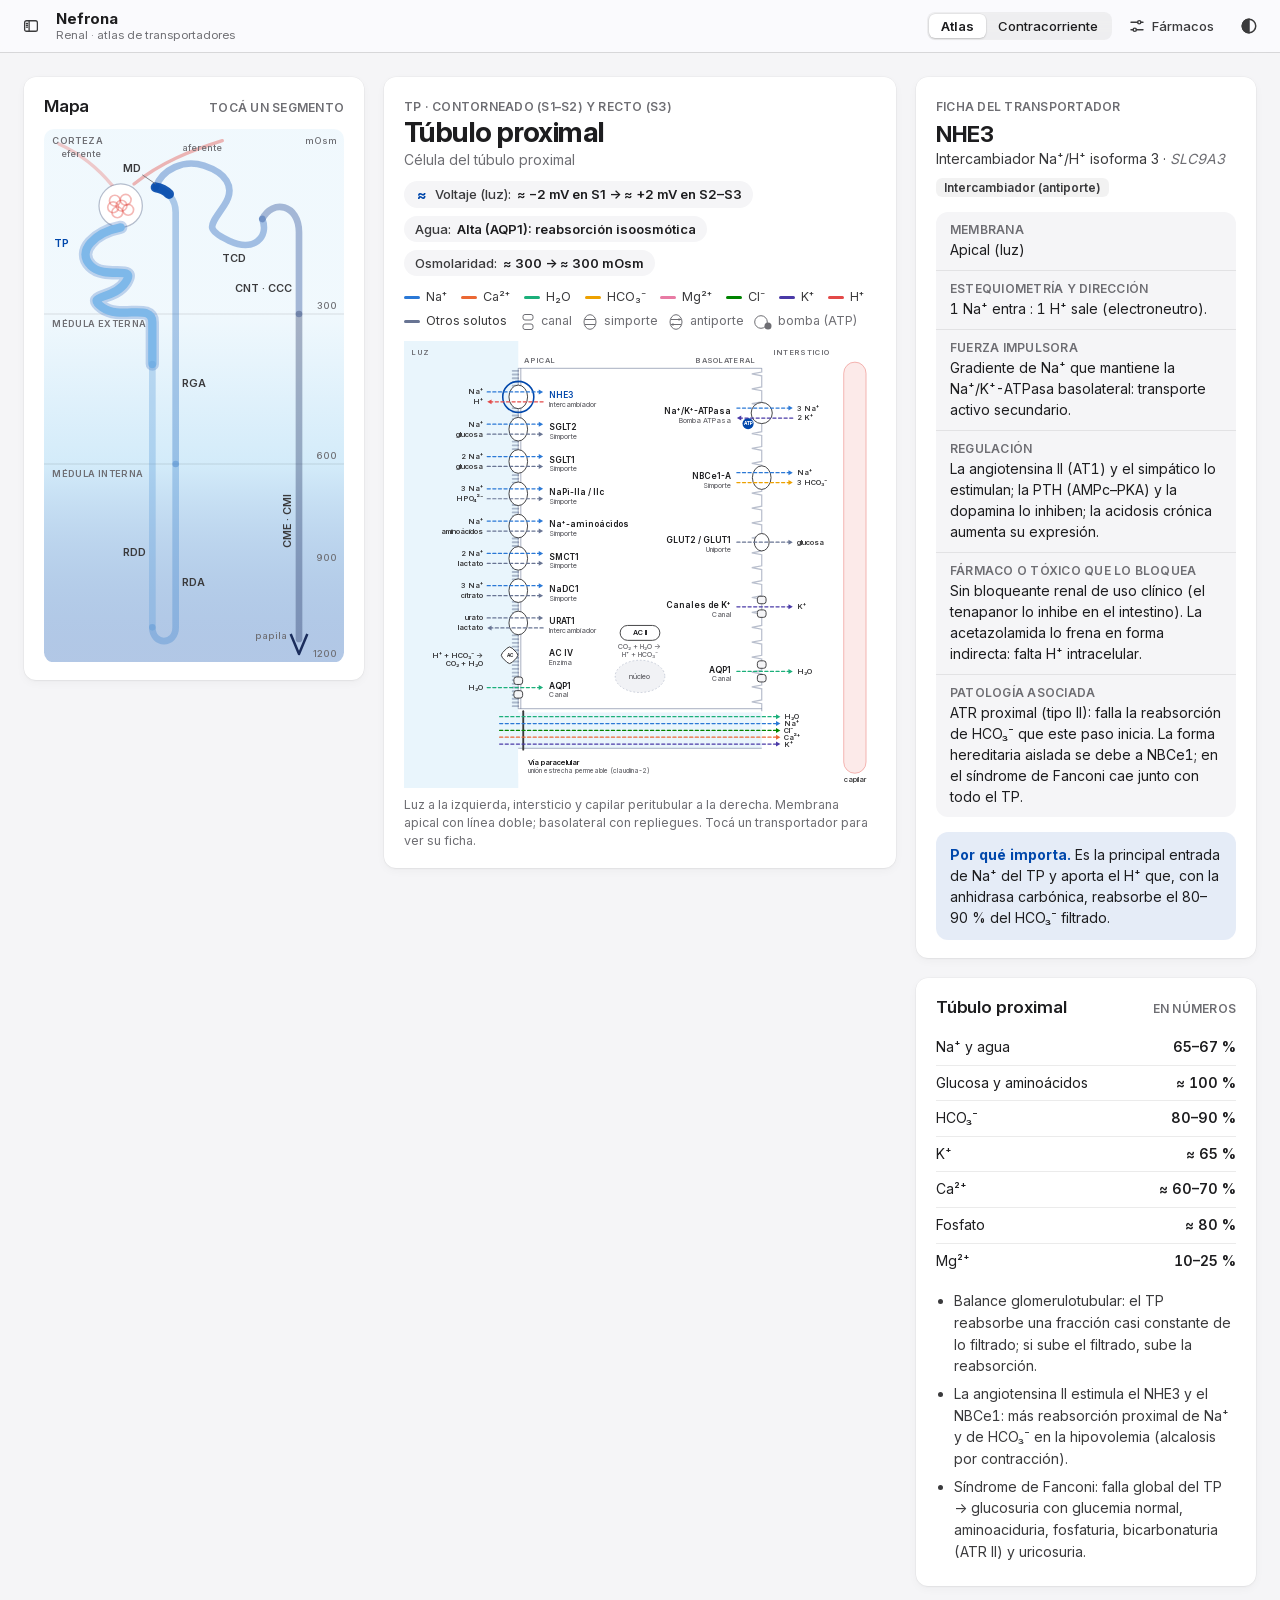
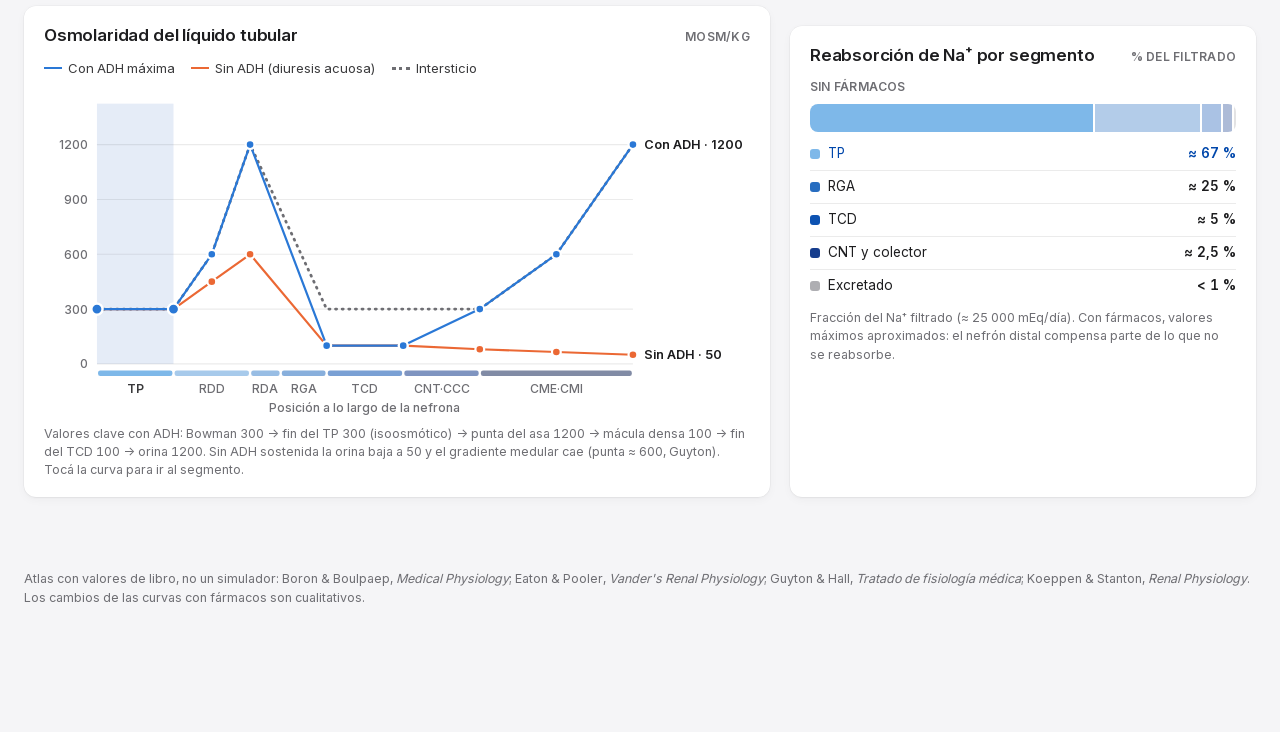
<file: nefrona.html>
<!DOCTYPE html>
<html lang="es">
<head>
<meta charset="utf-8">
<meta name="viewport" content="width=device-width, initial-scale=1, viewport-fit=cover">
<title>Nefrona · atlas interactivo</title>
<meta name="description" content="Atlas interactivo de la nefrona para fisiología: transportadores por segmento y membrana, regulación, fármacos, curva de osmolaridad y mecanismo de contracorriente.">
<script id="estetica-comun-js">
/* ESTÉTICA COMÚN · Fisiología — v2 «Apple»
   - Tema claro/oscuro compartido entre simuladores (clave "fisio-tema").
   - Cualquier botón con [data-tema-toggle] alterna el tema.
   - Deslizadores estilo iOS: pinta el tramo recorrido (--fill), también cuando
     el valor lo cambia el propio simulador (escenarios, recorridos). */
(function(){
  var KEY='fisio-tema', d=document.documentElement;
  try{var t=localStorage.getItem(KEY); if(t==='light'||t==='dark') d.setAttribute('data-theme',t);}catch(e){}
  try{new MutationObserver(function(){
    try{var t=d.getAttribute('data-theme'); if(t) localStorage.setItem(KEY,t); else localStorage.removeItem(KEY);}catch(e){}
  }).observe(d,{attributes:true,attributeFilter:['data-theme']});}catch(e){}
  document.addEventListener('click',function(e){
    var b=e.target&&e.target.closest?e.target.closest('[data-tema-toggle]'):null; if(!b) return;
    var cur=d.getAttribute('data-theme');
    var dark=cur?cur==='dark':window.matchMedia('(prefers-color-scheme: dark)').matches;
    d.setAttribute('data-theme',dark?'light':'dark');
  });
  function fill(r){
    var mn=parseFloat(r.min||0), mx=parseFloat(r.max||100), v=parseFloat(r.value);
    var p=mx>mn?(v-mn)/(mx-mn)*100:0; p=Math.max(0,Math.min(100,p));
    var s=p.toFixed(2)+'%'; if(r.style.getPropertyValue('--fill')!==s) r.style.setProperty('--fill',s);
  }
  function all(){ var rs=document.querySelectorAll('input[type=range]'); for(var i=0;i<rs.length;i++) fill(rs[i]); }
  document.addEventListener('input',function(e){ if(e.target&&e.target.type==='range') fill(e.target); },true);
  document.addEventListener('change',function(e){ if(e.target&&e.target.type==='range') fill(e.target); },true);
  function start(){ all(); setInterval(function(){ if(!document.hidden) all(); },200); }
  if(document.readyState==='loading') document.addEventListener('DOMContentLoaded',start); else start();
})();
</script>
<style>
/* ==========================================================================
   ESTÉTICA COMÚN · Fisiología — v2 «Apple» · 2026-10-01
   Lenguaje visual de las Human Interface Guidelines de Apple (claridad,
   deferencia, profundidad) con la paleta Deep Blue Horizon:
     #0047AB cobalto · #FFFFFF blanco · #AFDBF5 celeste · #1A2C5B azul marino
   - Tipografía del sistema (San Francisco en Apple; Segoe UI en Windows).
   - El contenido va en tarjetas opacas; la interfaz (barras, controles,
     ventanas emergentes) usa materiales translúcidos.
   - Profundidad con capas y sombras suaves, sin bordes duros.
   - Sin adornos sin función: no hay grilla de fondo ni halo del cursor.
   Este bloque va pegado al final del <style> de cada simulador.
   ========================================================================== */
:root{
  /* paleta de marca */
  --cobalto:#0047AB; --blanco:#FFFFFF; --celeste:#AFDBF5; --marino:#1A2C5B;
  /* superficies (claro) */
  --bg:#F0F4F9;             /* fondo agrupado */
  --solid:#FFFFFF;          /* tarjetas de contenido */
  --inset:#F4F7FB;          /* pozos dentro de una tarjeta */
  --bg2:#E3E9F2;            /* pistas de medidores */
  --panel:rgba(255,255,255,.72);         /* material translúcido de barras */
  --panel-strong:rgba(255,255,255,.88);  /* material de ventanas emergentes */
  --fill:rgba(26,44,91,.07);             /* fondo de controles grises */
  --fill-2:rgba(26,44,91,.13);
  --seg-sel:#FFFFFF;                     /* segmento elegido */
  --line:rgba(26,44,91,.10); --line2:rgba(26,44,91,.18);
  /* texto: azul marino de la paleta y sus mezclas sobre blanco */
  --text:#1A2C5B; --text-2:#4C5A7F; --muted:#687493; --faint:#9FA6BA;
  /* acento de interfaz */
  --accent:#0047AB; --accent-2:#003A8C; --accent-soft:rgba(0,71,171,.10); --on-accent:#FFFFFF;
  /* colores de datos (significado fijo en todos los modelos) */
  --glu:#1C8F45;   /* verde   · excita / calcio / volumen */
  --gaba:#E0342B;  /* rojo    · inhibe / presión aórtica */
  --da:#8E44D8;    /* morado  · dopamina / calcitonina */
  --ach:#B87700;   /* ámbar   · acetilcolina / fosfato */
  --rosa:#D33A72;  /* rosa    · FGF23 */
  --azul:#0047AB;  /* cobalto · serie azul (PTH, presión auricular) */
  --low:#0A7FBF;   /* cian    · por debajo de lo normal */
  --high:#D9570A;  /* naranja · por encima de lo normal */
  --ok:#1C8F45; --warn:#B87700; --bad:#D93025;
  /* sombras y nodos */
  --shadow:0 1px 2px rgba(26,44,91,.05),0 4px 18px rgba(26,44,91,.06);
  --shadow-float:0 8px 28px rgba(26,44,91,.12),0 1px 3px rgba(26,44,91,.08);
  --shadow-pop:0 14px 44px rgba(26,44,91,.18),0 2px 6px rgba(26,44,91,.06);
  --shadow-seg:0 3px 8px rgba(0,0,0,.12),0 3px 1px rgba(0,0,0,.04);
  --node:#FFFFFF; --halo:#FFFFFF;
  /* letras */
  --sans:-apple-system,BlinkMacSystemFont,"SF Pro Text","Segoe UI Variable Text","Segoe UI",system-ui,Roboto,"Helvetica Neue",Arial,sans-serif;
  --display:-apple-system,BlinkMacSystemFont,"SF Pro Display","Segoe UI Variable Display","Segoe UI",system-ui,Roboto,"Helvetica Neue",Arial,sans-serif;
  --rounded:ui-rounded,"SF Pro Rounded",-apple-system,BlinkMacSystemFont,"Segoe UI Variable Display","Segoe UI",system-ui,sans-serif;
  --mono:var(--sans);  /* las etiquetas que eran monoespaciadas pasan a San Francisco */
  --code:ui-monospace,"SF Mono",Menlo,Consolas,monospace;
  /* radios */
  --r-card:16px; --r-ctl:10px; --r-chip:999px;
  color-scheme:light;
}
@media (prefers-color-scheme:dark){
  :root:not([data-theme="light"]){
    --bg:#0A1124; --solid:#121C36; --inset:#18264A; --bg2:#22335E;
    --panel:rgba(18,28,54,.72); --panel-strong:rgba(22,34,64,.9);
    --fill:rgba(175,219,245,.10); --fill-2:rgba(175,219,245,.17); --seg-sel:#2B3F72;
    --line:rgba(175,219,245,.12); --line2:rgba(175,219,245,.22);
    --text:#F4F7FD; --text-2:#CDD6EA; --muted:#95A3C4; --faint:#5E6D93;
    --accent:#AFDBF5; --accent-2:#CBE8FA; --accent-soft:rgba(175,219,245,.16); --on-accent:#1A2C5B;
    --glu:#30D158; --gaba:#FF453A; --da:#BF5AF2; --ach:#FFC233; --rosa:#FF5C8A;
    --azul:#AFDBF5; --low:#64D2FF; --high:#FF9F0A; --ok:#30D158; --warn:#FFC233; --bad:#FF453A;
    --shadow:0 1px 2px rgba(0,0,0,.35),0 6px 24px rgba(0,0,0,.3);
    --shadow-float:0 10px 32px rgba(0,0,0,.45),0 1px 3px rgba(0,0,0,.35);
    --shadow-pop:0 16px 48px rgba(0,0,0,.55),0 2px 8px rgba(0,0,0,.35);
    --shadow-seg:0 3px 8px rgba(0,0,0,.35),0 3px 1px rgba(0,0,0,.2);
    --node:#16223F; --halo:#121C36; color-scheme:dark;
  }
}
:root[data-theme="dark"]{
  --bg:#0A1124; --solid:#121C36; --inset:#18264A; --bg2:#22335E;
  --panel:rgba(18,28,54,.72); --panel-strong:rgba(22,34,64,.9);
  --fill:rgba(175,219,245,.10); --fill-2:rgba(175,219,245,.17); --seg-sel:#2B3F72;
  --line:rgba(175,219,245,.12); --line2:rgba(175,219,245,.22);
  --text:#F4F7FD; --text-2:#CDD6EA; --muted:#95A3C4; --faint:#5E6D93;
  --accent:#AFDBF5; --accent-2:#CBE8FA; --accent-soft:rgba(175,219,245,.16); --on-accent:#1A2C5B;
  --glu:#30D158; --gaba:#FF453A; --da:#BF5AF2; --ach:#FFC233; --rosa:#FF5C8A;
  --azul:#AFDBF5; --low:#64D2FF; --high:#FF9F0A; --ok:#30D158; --warn:#FFC233; --bad:#FF453A;
  --shadow:0 1px 2px rgba(0,0,0,.35),0 6px 24px rgba(0,0,0,.3);
  --shadow-float:0 10px 32px rgba(0,0,0,.45),0 1px 3px rgba(0,0,0,.35);
  --shadow-pop:0 16px 48px rgba(0,0,0,.55),0 2px 8px rgba(0,0,0,.35);
  --shadow-seg:0 3px 8px rgba(0,0,0,.35),0 3px 1px rgba(0,0,0,.2);
  --node:#16223F; --halo:#121C36; color-scheme:dark;
}

/* ---------- base ---------- */
html{-webkit-text-size-adjust:100%}
body{background:var(--bg);color:var(--text);font-family:var(--sans);
  font-variant-numeric:tabular-nums;-webkit-font-smoothing:antialiased;-moz-osx-font-smoothing:grayscale;
  font-feature-settings:"kern"}
body::before{content:none!important}          /* sin grilla decorativa */
#glow,.fx-glow{display:none!important}        /* sin halo del cursor */
::selection{background:color-mix(in srgb,var(--accent) 24%,transparent)}
:focus-visible{outline:3px solid color-mix(in srgb,var(--accent) 55%,transparent);outline-offset:2px}
code,kbd,.kbd{font-family:var(--code)}

/* ---------- deslizador estilo iOS (pista fina, perilla blanca) ---------- */
input[type=range]{-webkit-appearance:none;appearance:none;background:transparent;height:28px;margin:0;
  cursor:pointer;accent-color:var(--accent);--fill:50%}
input[type=range]::-webkit-slider-runnable-track{height:4px;border-radius:2px;
  background:linear-gradient(to right,var(--accent) 0 var(--fill),var(--fill-2) var(--fill) 100%)}
input[type=range]::-moz-range-track{height:4px;border-radius:2px;background:var(--fill-2)}
input[type=range]::-moz-range-progress{height:4px;border-radius:2px;background:var(--accent)}
input[type=range]::-webkit-slider-thumb{-webkit-appearance:none;appearance:none;width:24px;height:24px;margin-top:-10px;
  border:0;border-radius:50%;background:#FFFFFF;
  box-shadow:0 .5px 4px rgba(0,0,0,.14),0 6px 13px rgba(0,0,0,.12),0 0 0 .5px rgba(0,0,0,.06)}
input[type=range]::-moz-range-thumb{width:24px;height:24px;border:0;border-radius:50%;background:#FFFFFF;
  box-shadow:0 .5px 4px rgba(0,0,0,.14),0 6px 13px rgba(0,0,0,.12),0 0 0 .5px rgba(0,0,0,.06)}
input[type=range]:focus-visible{outline:none}
input[type=range]:focus-visible::-webkit-slider-thumb{box-shadow:0 0 0 4px color-mix(in srgb,var(--accent) 35%,transparent),0 6px 13px rgba(0,0,0,.12)}
input[type=range]:focus-visible::-moz-range-thumb{box-shadow:0 0 0 4px color-mix(in srgb,var(--accent) 35%,transparent),0 6px 13px rgba(0,0,0,.12)}
input[type=range]:disabled{opacity:.4;cursor:default}

/* ---------- botón de tema (circular, gris, como los de iOS) ---------- */
.iconbtn{border:0;background:var(--fill);color:var(--accent);width:34px;height:34px;border-radius:50%;
  cursor:pointer;display:grid;place-items:center;flex:none;transition:background .15s}
.iconbtn:hover{background:var(--fill-2)}

@media (prefers-reduced-motion:reduce){*{scroll-behavior:auto}}
/* ======================= fin de la estética común ======================= */


/* ===== nefrona · estilos propios (sobre la estética común) ===== */
:root{
  /* iones: paleta categórica validada (orden fijo) */
  --ion-na:#2A78D6; --ion-ca:#EB6834; --ion-w:#1BAF7A; --ion-hco3:#EDA100;
  --ion-mg:#E87BA4; --ion-cl:#008300; --ion-k:#4A3AA7; --ion-h:#E34948; --ion-x:#687493;
  /* segmentos: un solo tinte, del celeste al azul marino */
  --s-tcp:#7EB8E9; --s-rdd:#5F9FDB; --s-rda:#4386CE; --s-tal:#276DC0; --s-dct:#0D52B1; --s-cnt:#163D8D; --s-mcd:#1B2D5C;
  /* osmolaridad del intersticio (fondo del mapa) */
  --osm-1:rgba(175,219,245,.18); --osm-2:rgba(175,219,245,.55); --osm-3:rgba(0,71,171,.30);
  /* curvas */
  --c-adh:#2A78D6; --c-noadh:#EB6834;
  --lumen:rgba(175,219,245,.28); --cell:#FFFFFF; --cell-edge:rgba(26,44,91,.30); --nucleus:rgba(26,44,91,.06);
  --cap:rgba(224,52,43,.10); --cap-edge:rgba(224,52,43,.35);
}
@media (prefers-color-scheme:dark){
  :root:not([data-theme="light"]){
    --ion-na:#3987E5; --ion-ca:#D95926; --ion-w:#199E70; --ion-hco3:#C98500;
    --ion-mg:#D55181; --ion-cl:#2FA84F; --ion-k:#9085E9; --ion-h:#E66767; --ion-x:#95A3C4;
    --s-tcp:#CEEDFF; --s-rdd:#ACDAF6; --s-rda:#8FC5EC; --s-tal:#73B0E2; --s-dct:#599BD7; --s-cnt:#4185CD; --s-mcd:#2C6EC2;
    --osm-1:rgba(175,219,245,.04); --osm-2:rgba(175,219,245,.11); --osm-3:rgba(175,219,245,.24);
    --c-adh:#3987E5; --c-noadh:#D95926;
    --lumen:rgba(175,219,245,.08); --cell:#16223F; --cell-edge:rgba(175,219,245,.32); --nucleus:rgba(175,219,245,.06);
    --cap:rgba(255,69,58,.10); --cap-edge:rgba(255,69,58,.35);
  }
}
:root[data-theme="dark"]{
  --ion-na:#3987E5; --ion-ca:#D95926; --ion-w:#199E70; --ion-hco3:#C98500;
  --ion-mg:#D55181; --ion-cl:#2FA84F; --ion-k:#9085E9; --ion-h:#E66767; --ion-x:#95A3C4;
  --s-tcp:#CEEDFF; --s-rdd:#ACDAF6; --s-rda:#8FC5EC; --s-tal:#73B0E2; --s-dct:#599BD7; --s-cnt:#4185CD; --s-mcd:#2C6EC2;
  --osm-1:rgba(175,219,245,.04); --osm-2:rgba(175,219,245,.11); --osm-3:rgba(175,219,245,.24);
  --c-adh:#3987E5; --c-noadh:#D95926;
  --lumen:rgba(175,219,245,.08); --cell:#16223F; --cell-edge:rgba(175,219,245,.32); --nucleus:rgba(175,219,245,.06);
  --cap:rgba(255,69,58,.10); --cap-edge:rgba(255,69,58,.35);
}
*{box-sizing:border-box}
[hidden]{display:none!important}
body{margin:0;font-size:15px;line-height:1.47;overflow-x:hidden}
h1,h2,h3,h4,p{margin:0}
button{font-family:inherit;color:inherit}

/* ---------- barra superior (material translúcido) ---------- */
.bar{position:sticky;top:0;z-index:40;background:var(--panel);
  backdrop-filter:saturate(180%) blur(20px);-webkit-backdrop-filter:saturate(180%) blur(20px);border-bottom:1px solid var(--line)}
.bar-in{max-width:1480px;margin:0 auto;padding:10px 24px;display:flex;align-items:center;gap:16px;flex-wrap:wrap}
.brand{display:flex;flex-direction:column;gap:1px;min-width:0}
.eyebrow{font:600 13px/1.2 var(--sans);color:var(--accent)}
.brand h1{font:700 22px/1.15 var(--display);letter-spacing:-.02em}
.seg{display:inline-flex;background:var(--fill);border-radius:9px;padding:2px}
.seg button{border:0;background:transparent;font:500 13px var(--sans);color:var(--text);padding:6px 16px;border-radius:7px;cursor:pointer;white-space:nowrap}
.seg button[aria-pressed="true"],.seg button[aria-selected="true"]{background:var(--seg-sel);font-weight:600;box-shadow:var(--shadow-seg)}
.views{margin-left:auto}
.drugs{max-width:1480px;margin:0 auto;padding:0 24px 10px;display:flex;align-items:center;gap:8px;flex-wrap:wrap}
.drugs .lbl{font:600 12px var(--sans);letter-spacing:.02em;text-transform:uppercase;color:var(--muted);margin-right:4px}
.pill{border:0;background:var(--fill);color:var(--text);font:500 13px var(--sans);padding:6px 12px;border-radius:999px;cursor:pointer;
  display:inline-flex;align-items:center;gap:6px;transition:background .15s}
.pill:hover{background:var(--fill-2)}
.pill[aria-pressed="true"]{background:var(--accent);color:var(--on-accent)}
.pill .x{font-size:11px;opacity:.75}
.plain{border:0;background:transparent;color:var(--accent);font:600 13px var(--sans);padding:6px 8px;border-radius:8px;cursor:pointer}
.plain:hover{background:var(--fill)}
.plain:disabled{color:var(--faint);cursor:default;background:transparent}

/* ---------- cuerpo ---------- */
main{max-width:1480px;margin:0 auto;padding:24px 24px 72px}
.view[hidden]{display:none}
.grid{display:grid;grid-template-columns:340px minmax(0,1fr) 340px;gap:20px;align-items:start}
.card{background:var(--solid);border-radius:var(--r-card);box-shadow:var(--shadow);padding:18px 20px;min-width:0}
.card + .card{margin-top:20px}
.col{min-width:0}
.ttl{font:600 17px/1.3 var(--sans);letter-spacing:-.01em}
.cap{font:600 12px/1.3 var(--sans);letter-spacing:.02em;text-transform:uppercase;color:var(--muted)}
.muted{color:var(--muted)}
.small{font-size:13px;color:var(--text-2)}
.hd{display:flex;align-items:baseline;justify-content:space-between;gap:12px;margin-bottom:12px;flex-wrap:wrap}

/* mapa */
#map{width:100%;height:auto;display:block}
.segp{cursor:pointer;outline:none}
.segp .tube{fill:none;stroke-linecap:round;stroke-linejoin:round;stroke-width:8;transition:opacity .2s,stroke-width .2s}
.segp .hit{fill:none;stroke:transparent;stroke-width:24;stroke-linecap:round;stroke-linejoin:round}
.segp .sel{fill:none;stroke:var(--accent);stroke-opacity:0;stroke-width:16;stroke-linecap:round;stroke-linejoin:round;transition:stroke-opacity .2s}
#map.has-sel .segp:not(.on) .tube{opacity:.35}
.segp:hover .tube{opacity:1!important;stroke-width:10}
.segp.on .tube{stroke-width:10}
.segp.on .sel{stroke-opacity:.22}
.segp:focus-visible .sel{stroke-opacity:.45}
.mlab{font:600 13px var(--sans);fill:var(--text-2);pointer-events:none}
.mlab.on{fill:var(--accent)}
.mzone{font:600 11px var(--sans);fill:var(--muted);letter-spacing:.04em;text-transform:uppercase}
.mosm{font:500 11px var(--sans);fill:var(--muted)}
.vessel{fill:none;stroke:var(--cap-edge);stroke-width:4;stroke-linecap:round}
.glom-cap{fill:var(--solid);stroke:var(--cell-edge);stroke-width:1.5}
.tuft{fill:none;stroke:var(--cap-edge);stroke-width:2}
.md{fill:var(--accent)}
.badge-drug circle{fill:var(--bad)}
.badge-drug text{font:700 10px var(--sans);fill:#fff}
.ov{transition:opacity .25s}
.ov.off{opacity:0;pointer-events:none}
.ovl{font:600 10.5px var(--sans);fill:var(--text-2)}

/* célula */
.cellhead{display:flex;align-items:flex-start;justify-content:space-between;gap:12px;flex-wrap:wrap;margin-bottom:10px}
.cellhead h2{font:700 28px/1.12 var(--display);letter-spacing:-.02em}
.cellhead .sub{color:var(--muted);font-size:14px;margin-top:2px}
.chips{display:flex;gap:8px;flex-wrap:wrap;margin:8px 0 12px}
.chip{display:inline-flex;align-items:center;gap:6px;background:var(--inset);border-radius:999px;padding:5px 11px;font:500 13px var(--sans);color:var(--text-2)}
.chip b{color:var(--text);font-weight:600}
.chip .sg{font:700 14px var(--sans);color:var(--accent);width:14px;text-align:center}
.legend{display:flex;flex-wrap:wrap;gap:6px 14px;margin:2px 0 10px;font-size:12.5px;color:var(--text-2)}
.legend span{display:inline-flex;align-items:center;gap:6px}
.legend i{display:inline-block;width:16px;height:3px;border-radius:2px}
.legend .gl{display:inline-flex;gap:10px;color:var(--muted)}
#cell{width:100%;height:auto;display:block}
.cellbox{overflow-x:auto;-webkit-overflow-scrolling:touch}
.scrollhint{display:none;font:500 12px var(--sans);color:var(--muted);text-align:center;margin-top:4px}
.mem{fill:none;stroke:var(--cell-edge);stroke-width:2}
.cellbody{fill:var(--cell);stroke:none}
.lumen{fill:var(--lumen)}
.zone{font:600 12px var(--sans);fill:var(--muted);letter-spacing:.04em;text-transform:uppercase}
.vsym{font:700 22px var(--sans);fill:var(--accent);opacity:.35}
.nuc{fill:var(--nucleus);stroke:var(--cell-edge);stroke-width:1;stroke-dasharray:3 3}
.tr{cursor:pointer;outline:none}
.tr .gly{fill:var(--solid);stroke:var(--text-2);stroke-width:1.5}
.tr .pore{fill:var(--inset);stroke:var(--text-2);stroke-width:1.5}
.tr .atp{fill:var(--accent);}
.tr .atpt{font:700 7.5px var(--sans);fill:var(--on-accent)}
.tr .nm{font:600 13.5px var(--sans);fill:var(--text)}
.tr .nm2{font:500 11.5px var(--sans);fill:var(--muted)}
.tr .ionl{font:600 12px var(--sans);fill:var(--text-2)}
.tr .hit{fill:transparent}
.tr .ring{fill:none;stroke:var(--accent);stroke-width:2.5;opacity:0}
.tr:hover .ring{opacity:.35}
.tr.on .ring{opacity:1}
.tr.on .nm{fill:var(--accent)}
.tr:focus-visible .ring{opacity:.7}
.tr.blocked .gly,.tr.blocked .pore,.tr.blocked .atp{opacity:.35}
.tr.blocked .arrow{stroke:var(--faint)!important;animation:none!important}
.tr.blocked .nm{fill:var(--bad)}
.tr.reduced .gly,.tr.reduced .pore{opacity:.55}
.tr.reduced .arrow{opacity:.45}
.ban{stroke:var(--bad);stroke-width:2.5;fill:none}
.arrow{fill:none;stroke-width:2;stroke-linecap:round}
.flow{stroke-dasharray:5 4;animation:fl 1.6s linear infinite}
@keyframes fl{to{stroke-dashoffset:-18}}
@media (prefers-reduced-motion:reduce){.flow{animation:none;stroke-dasharray:none}}
.para-gap{fill:var(--lumen)}
.tj{stroke:var(--text-2);stroke-width:3;stroke-linecap:round}
.note-l{font:500 12px var(--sans);fill:var(--text-2)}
.capil{fill:var(--cap);stroke:var(--cap-edge);stroke-width:1.5}

/* ficha */
.ficha h3{font:700 22px/1.2 var(--display);letter-spacing:-.015em}
.ficha .fn{color:var(--text-2);font-size:14px;margin-top:2px}
.ficha .gen{font-style:italic;color:var(--muted)}
.ficha .type{display:inline-block;margin-top:8px;background:var(--fill);border-radius:6px;padding:2px 8px;font:600 12px var(--sans);color:var(--text-2)}
.rows{margin-top:14px;border-radius:12px;background:var(--inset);overflow:hidden}
.row{padding:10px 14px;border-top:1px solid var(--line)}
.row:first-child{border-top:0}
.row dt{font:600 12px var(--sans);letter-spacing:.02em;text-transform:uppercase;color:var(--muted);margin-bottom:2px}
.row dd{margin:0;font-size:14px;line-height:1.5;color:var(--text)}
.why{margin-top:12px;padding:12px 14px;border-radius:12px;background:var(--accent-soft);font-size:14px;line-height:1.5}
.why b{color:var(--accent)}
.alert{margin-top:12px;padding:10px 14px;border-radius:12px;background:color-mix(in srgb,var(--bad) 12%,transparent);font-size:13.5px}
.alert b{color:var(--bad)}

/* hechos del segmento */
.facts{width:100%;border-collapse:collapse;font-size:14px;margin-top:6px}
.facts td{padding:7px 0;border-top:1px solid var(--line);vertical-align:top}
.facts tr:first-child td{border-top:0}
.facts td:last-child{text-align:right;font-weight:600;padding-left:12px}
.notes{margin:12px 0 0;padding-left:18px;font-size:14px;line-height:1.55;color:var(--text-2)}
.notes li{margin:6px 0}

/* efecto de fármacos */
.eff{display:grid;gap:12px}
.effi{background:var(--inset);border-radius:12px;padding:14px}
.effi h4{font:600 15px var(--sans)}
.effi .dg{font-size:13px;color:var(--muted);margin:2px 0 8px}
.steps{display:grid;gap:6px}
.step{display:grid;grid-template-columns:118px minmax(0,1fr);gap:10px;font-size:14px;line-height:1.5}
.step span:first-child{font:600 12px var(--sans);letter-spacing:.02em;text-transform:uppercase;color:var(--muted);padding-top:2px}

/* gráficos */
.charts{display:grid;grid-template-columns:minmax(0,1.6fr) minmax(0,1fr);gap:20px;margin-top:20px}
.vlegend{display:flex;flex-wrap:wrap;gap:6px 16px;font-size:13px;color:var(--text-2);margin:2px 0 8px}
.vlegend span{display:inline-flex;align-items:center;gap:6px}
.vlegend i{display:inline-block;width:18px;height:0;border-top:2px solid}
.vlegend i.dot{border-top-style:dotted;border-top-width:3px}
#osm{width:100%;height:auto;display:block;overflow:visible}
.ax{font:500 11px var(--sans);fill:var(--muted)}
.axl{font:600 11px var(--sans);fill:var(--text-2)}
.gridl{stroke:var(--line);stroke-width:1}
.oline{fill:none;stroke-width:2;stroke-linecap:round;stroke-linejoin:round}
.ghost{opacity:.22}
.pt{stroke:var(--solid);stroke-width:2;cursor:pointer}
.selband{fill:var(--accent-soft)}
.endl{font:600 11.5px var(--sans);fill:var(--text)}
.tip{position:absolute;pointer-events:none;background:var(--panel-strong);backdrop-filter:saturate(180%) blur(20px);-webkit-backdrop-filter:saturate(180%) blur(20px);
  border:1px solid var(--line);border-radius:12px;box-shadow:var(--shadow-pop);padding:8px 11px;font-size:12.5px;line-height:1.45;min-width:170px;opacity:0;transition:opacity .12s;z-index:5}
.tip.on{opacity:1}
.tip b{font-weight:600}
.tip i{display:inline-block;width:10px;height:3px;border-radius:2px;margin-right:6px;vertical-align:middle}
.chartwrap{position:relative}
.nabar{display:flex;gap:2px;height:28px;border-radius:8px;overflow:hidden;margin:10px 0 6px}
.nabar div{position:relative;min-width:3px;transition:opacity .2s,flex-basis .3s}
.nabar.dim div:not(.on){opacity:.35}
.nabar div.blk{background-image:repeating-linear-gradient(135deg,transparent 0 5px,rgba(255,255,255,.55) 5px 7px)}
.nalist{width:100%;border-collapse:collapse;font-size:13.5px}
.nalist td{padding:6px 0;border-top:1px solid var(--line)}
.nalist tr:first-child td{border-top:0}
.nalist td:nth-child(3){text-align:right;font-weight:600}
.nalist .sw{display:inline-block;width:10px;height:10px;border-radius:3px;margin-right:8px;vertical-align:-1px}
.nalist tr.on td{color:var(--accent)}
.tag{display:inline-block;font:600 11px var(--sans);color:var(--bad);margin-left:6px}
.fine{font-size:12.5px;color:var(--muted);margin-top:8px;line-height:1.45}

/* contracorriente */
.cc{display:grid;grid-template-columns:420px minmax(0,1fr);gap:20px;align-items:start}
.cc-cards{display:grid;gap:16px}
.cc-card{background:var(--solid);border-radius:var(--r-card);box-shadow:var(--shadow);padding:18px 20px;cursor:pointer;border:2px solid transparent;transition:border-color .15s}
.cc-card.on{border-color:var(--accent)}
.cc-card h3{font:600 17px var(--sans);margin-bottom:6px}
.cc-card p{font-size:15px;line-height:1.55;color:var(--text-2)}
.cc-card p + p{margin-top:8px}
.kicker{font:600 12px var(--sans);letter-spacing:.02em;text-transform:uppercase;color:var(--accent);margin-bottom:4px}
.ovctl{display:flex;gap:8px;flex-wrap:wrap;margin-bottom:10px}

footer{max-width:1480px;margin:0 auto;padding:0 24px 40px;font-size:12.5px;color:var(--muted);line-height:1.55}

/* responsive */
@media (max-width:1240px){
  .grid{grid-template-columns:320px minmax(0,1fr)}
  .grid .col-c{grid-column:1 / -1;display:grid;grid-template-columns:repeat(2,minmax(0,1fr));gap:20px}
  .grid .col-c .card + .card{margin-top:0}
}
@media (max-width:900px){
  .grid,.cc,.charts{grid-template-columns:minmax(0,1fr)}
  .grid .col-c{grid-template-columns:minmax(0,1fr)}
  .views{margin-left:0}
}
@media (max-width:900px){
  .bar-in{gap:10px}
  .bar-in .iconbtn{order:2;margin-left:auto}
  .views{order:3;width:100%;display:flex}
  .views button{flex:1}
  .drugs{flex-wrap:nowrap;overflow-x:auto;scrollbar-width:none;-webkit-overflow-scrolling:touch}
  .drugs::-webkit-scrollbar{display:none}
  .drugs .pill,.drugs .plain{flex:none}
}
@media (max-width:700px){
  #cell{min-width:620px}
  .chartwrap{overflow-x:auto;-webkit-overflow-scrolling:touch}
  #osm{min-width:560px}
  .scrollhint{display:block}
}
@media (max-width:560px){
  .bar-in,.drugs{padding-left:16px;padding-right:16px}
  main{padding:16px 16px 56px}
  .card,.cc-card{padding:16px}
  .cellhead h2{font-size:24px}
  .step{grid-template-columns:minmax(0,1fr);gap:2px}
  footer{padding:0 16px 32px}
}
@media print{.bar{position:static}}

</style>
<style id="hoja-css">
/* ==========================================================================
   HOJA EMERGENTE · Fisiología v3 · 2026-10-02
   En pantalla quedan la imagen y la explicación fisiológica; los controles y
   los resultados viven en una hoja que se abre con el botón flotante.
   - Compu (≥ 1100 px): panel lateral flotante que se apoya sobre la columna
     de explicación (data-ancla), sin mover el dibujo.
   - Celular y tablet: hoja inferior con dos alturas (media y grande). Se
     arrastra desde el asa; a media altura el dibujo sigue visible y vivo.
   Va pegado como <style id="hoja-css"> en cada simulador, junto con el
   script <script id="hoja-js">.
   ========================================================================== */

/* ---------- escena: imagen + explicación ---------- */
.escena{display:grid;grid-template-columns:minmax(0,1fr) var(--escena-txt,360px);gap:var(--escena-gap,20px);align-items:start}
.escena>*{min-width:0}
.escena-img{container-type:inline-size;container-name:escena}
.escena-txt{position:sticky;top:var(--escena-top,80px);max-height:calc(100vh - var(--escena-top,80px) - 12px);
  overflow-y:auto;display:flex;flex-direction:column;gap:16px;scrollbar-width:thin;
  padding:2px 8px 14px;margin:-2px -8px 0}
.escena-txt>[hidden]{display:none!important}
.escena-txt .k-tt{font:600 12px/1.2 var(--sans);letter-spacing:.04em;text-transform:uppercase;color:var(--muted);margin:0 0 8px}
html.hoja-lateral .escena-txt{padding-bottom:84px}          /* lo último puede subir por encima del botón flotante */
[data-hoja-mirar]{scroll-margin-top:calc(var(--escena-top,80px) + 4px)}
@media (max-width:1099px){
  .escena{grid-template-columns:minmax(0,1fr)}
  .escena-txt{position:static;max-height:none;overflow:visible;padding:0;margin:0}
}

/* con el panel lateral abierto, la columna que queda debajo se apaga (no asoma por los bordes) */
.hoja-ancla{transition:opacity .25s ease}
.hoja-ancla.hoja-cubierta{opacity:0;pointer-events:none}

/* ---------- botón flotante ---------- */
.hoja-fab{position:fixed;z-index:60;right:var(--hoja-fab-der,max(20px,env(safe-area-inset-right)));bottom:max(20px,env(safe-area-inset-bottom));
  display:inline-flex;align-items:center;gap:8px;height:50px;padding:0 20px 0 16px;border:0;border-radius:999px;
  background:var(--accent);color:var(--on-accent);font:600 16px/1 var(--sans);letter-spacing:-.01em;cursor:pointer;
  box-shadow:var(--shadow-pop);-webkit-tap-highlight-color:transparent;
  transition:transform .3s cubic-bezier(.2,.8,.2,1),opacity .2s ease,background .15s}
.hoja-fab:hover{background:var(--accent-2)}
.hoja-fab:active{transform:scale(.95)}
.hoja-fab svg{width:20px;height:20px;flex:none}
.hoja-fab-n{min-width:20px;height:20px;padding:0 6px;border-radius:10px;display:inline-grid;place-items:center;
  background:var(--on-accent);color:var(--accent);font:700 12px/1 var(--sans)}
.hoja-fab-n[hidden]{display:none}
html.hoja-abierta .hoja-fab,html.hoja-off .hoja-fab{opacity:0;transform:scale(.85) translateY(10px);pointer-events:none}
html.hoja-off .hoja-fab{visibility:hidden}

/* ---------- la hoja ---------- */
.hoja{position:fixed;z-index:70;display:flex;flex-direction:column;
  --shadow:0 0 0 .5px var(--line2);             /* tarjetas planas dentro de la hoja, como celdas agrupadas */
  background:color-mix(in srgb,var(--bg) 82%,transparent);
  -webkit-backdrop-filter:saturate(180%) blur(28px);backdrop-filter:saturate(180%) blur(28px);
  color:var(--text);box-shadow:var(--shadow-pop),0 0 0 .5px var(--line);
  visibility:hidden;opacity:0;overscroll-behavior:contain;
  transition:transform .44s cubic-bezier(.32,.72,0,1),opacity .28s ease,height .44s cubic-bezier(.32,.72,0,1),visibility 0s linear .44s}
html.hoja-abierta .hoja{visibility:visible;opacity:1;
  transition:transform .44s cubic-bezier(.32,.72,0,1),opacity .2s ease,height .44s cubic-bezier(.32,.72,0,1),visibility 0s}
.hoja.sin-anim,.hoja.arrastrando{transition:none!important}

/* lateral (compu): flota sobre la columna de explicación */
html.hoja-lateral .hoja{top:16px;right:20px;width:var(--hoja-ancho,380px);border-radius:20px;
  transform:translateX(18px) scale(.985);transform-origin:top right}
html.hoja-lateral.hoja-abierta .hoja{transform:none}
html.hoja-lateral .hoja-asa{display:none}

/* inferior (celular, tablet) */
html.hoja-inferior .hoja{left:max(0px,calc(50% - 390px));right:max(0px,calc(50% - 390px));bottom:0;height:56vh;
  border-radius:22px 22px 0 0;opacity:1;transform:translateY(calc(100% + 32px))}
html.hoja-inferior.hoja-abierta .hoja{transform:translateY(var(--hoja-desp,0px))}
html.hoja-inferior .hoja-cab{touch-action:none;cursor:grab}
html.hoja-inferior .hoja.arrastrando .hoja-cab{cursor:grabbing}

.hoja-asa{display:grid;place-items:center;height:16px;margin:-6px auto -2px;width:72px;border:0;background:transparent;padding:0;cursor:pointer}
.hoja-asa::before{content:"";width:36px;height:5px;border-radius:3px;background:var(--faint);opacity:.7}

.hoja-cab{flex:none;padding:12px 14px 10px;display:flex;flex-direction:column;gap:10px;user-select:none;-webkit-user-select:none}
.hoja-fila{display:flex;align-items:center;gap:10px}
.hoja-tt{flex:1;margin:0;font:600 17px/1.25 var(--display);letter-spacing:-.015em;color:var(--text);outline:none}
.hoja-x{flex:none;width:30px;height:30px;border:0;border-radius:50%;background:var(--fill);color:var(--text-2);
  display:grid;place-items:center;cursor:pointer;transition:background .15s}
.hoja-x:hover{background:var(--fill-2)}
.hoja-x svg{width:12px;height:12px}

/* control segmentado propio (no depende del de cada simulador) */
.hoja-seg{flex:1;display:grid;grid-auto-flow:column;grid-auto-columns:minmax(0,1fr);gap:0;padding:2px;border-radius:9px;background:var(--fill)}
.hoja-seg button{border:0;background:transparent;color:var(--text);font:500 13px/1 var(--sans);padding:8px 10px;border-radius:7px;cursor:pointer;
  transition:background .2s,box-shadow .2s}
.hoja-seg button[aria-selected="true"]{background:var(--seg-sel);box-shadow:var(--shadow-seg);font-weight:600}

.hoja-cuerpo{flex:1 1 auto;min-height:0;overflow-y:auto;overscroll-behavior:contain;-webkit-overflow-scrolling:touch;
  padding:2px 14px calc(18px + env(safe-area-inset-bottom));scrollbar-width:thin}
.hoja-sec{display:flex;flex-direction:column;gap:12px}
.hoja-sec[hidden]{display:none}
.hoja-sec>*{margin-top:0!important;margin-bottom:0!important}
.hoja-nota{font-size:12px;line-height:1.45;color:var(--muted);margin:2px 4px 0}

/* resalta lo que se acaba de abrir (por ejemplo, el núcleo tocado) */
@keyframes hojaResalta{0%{box-shadow:0 0 0 0 color-mix(in srgb,var(--accent) 45%,transparent)}100%{box-shadow:0 0 0 14px transparent}}
.hoja-resalta{animation:hojaResalta 1s ease-out 1}

/* velo: solo con la hoja inferior a altura grande */
.hoja-velo{position:fixed;inset:0;z-index:65;background:rgba(10,17,36,.34);opacity:0;pointer-events:none;transition:opacity .3s}
html.hoja-inferior.hoja-abierta.hoja-grande .hoja-velo{opacity:1;pointer-events:auto}

/* espacio al pie: deja lugar al botón y, con la hoja inferior abierta, permite subir lo que quedó tapado */
.hoja-espacio{height:84px}
html.hoja-off .hoja-espacio{height:0}

@media (prefers-reduced-motion:reduce){.hoja,.hoja-fab,.hoja-velo{transition:none!important}.hoja-resalta{animation:none}}
@media print{.hoja,.hoja-fab,.hoja-velo,.hoja-espacio{display:none!important}}
/* ======================= fin de la hoja emergente ======================= */

/* ---- nefrona: ajustes de la hoja ---- */
:root{--hoja-ancho:340px}
.hoja .farm-lista{display:flex;flex-direction:column;background:var(--solid);border-radius:var(--r-card);box-shadow:var(--shadow);overflow:hidden}
.hoja .farmaco{display:grid;grid-template-columns:minmax(0,1fr) auto;align-items:center;gap:2px 12px;width:100%;text-align:left;
  border:0;border-radius:0;background:transparent;color:var(--text);padding:11px 14px;font:inherit;cursor:pointer}
.hoja .farmaco + .farmaco{box-shadow:inset 0 .5px 0 var(--line2)}
.hoja .farmaco:hover,.hoja .farmaco[aria-pressed="true"]:hover{background:var(--fill)}
.hoja .farmaco[aria-pressed="true"]{background:transparent;color:var(--text)}
.hoja .farmaco .fn{grid-column:1;font:500 15px/1.25 var(--sans)}
.hoja .farmaco .fd{grid-column:1;font:400 12.5px/1.3 var(--sans);color:var(--muted)}
.hoja .farmaco .fsw{grid-column:2;grid-row:1 / span 2;position:relative;width:51px;height:31px;border-radius:16px;background:var(--fill-2);transition:background .2s}
.hoja .farmaco .fsw::after{content:"";position:absolute;top:2px;left:2px;width:27px;height:27px;border-radius:50%;background:#FFFFFF;
  box-shadow:0 3px 8px rgba(0,0,0,.15),0 1px 1px rgba(0,0,0,.16);transition:transform .25s cubic-bezier(.3,.7,.3,1)}
.hoja .farmaco[aria-pressed="true"] .fsw{background:var(--accent)}
.hoja .farmaco[aria-pressed="true"] .fsw::after{transform:translateX(20px)}
.hoja .farm-pie{display:flex;justify-content:flex-end}
@media (prefers-reduced-motion:reduce){.hoja .farmaco .fsw,.hoja .farmaco .fsw::after{transition:none}}
</style>
<style id="mac-css">
/* ==========================================================================
   ESTÉTICA MAC · Fisiología v4 · 2026-10-02
   Lenguaje de app de Mac (macOS): barra lateral translúcida, barra de
   herramientas unificada, inspector a la derecha y controles compactos.
   - Neutros de Apple (grises y texto casi negro). La paleta Deep Blue Horizon
     queda para el acento (botones, selección, íconos) y tiñe el modo oscuro:
     #0047AB cobalto · #AFDBF5 celeste · #1A2C5B azul marino · #FFFFFF blanco.
   - Letra: San Francisco en Mac y iPhone; Inter (incluida, libre) en Windows
     y Android, para que se vea igual sin conexión. Inter © The Inter Project
     Authors, licencia SIL Open Font License 1.1 (subconjunto con los
     caracteres de la app; la licencia va dentro de la fuente).
   Va pegado como <style id="mac-css"> al final del <head> de cada página.
   ========================================================================== */
@font-face{font-family:"Inter Fisio";src:url([data-uri]) format("woff2");
  font-weight:100 900;font-style:normal;font-display:swap}

:root{
  --sans:-apple-system,BlinkMacSystemFont,"SF Pro Text","Inter Fisio","Segoe UI Variable Text","Segoe UI",system-ui,sans-serif;
  --display:-apple-system,BlinkMacSystemFont,"SF Pro Display","Inter Fisio","Segoe UI Variable Display","Segoe UI",system-ui,sans-serif;
  --rounded:ui-rounded,"SF Pro Rounded",-apple-system,BlinkMacSystemFont,"Inter Fisio","Segoe UI",system-ui,sans-serif;
  --mono:var(--sans);
  /* neutros de Apple (claro) */
  --bg:#F5F5F7; --solid:#FFFFFF; --inset:#F5F5F7; --bg2:#E5E5EA;
  --panel:rgba(251,251,253,.90); --panel-strong:rgba(246,246,248,.88);
  --fill:rgba(0,0,0,.05); --fill-2:rgba(0,0,0,.09); --seg-sel:#FFFFFF;
  --line:rgba(0,0,0,.08); --line2:rgba(0,0,0,.14);
  --text:#1D1D1F; --text-2:#3A3A3C; --muted:#6E6E73; --faint:#AEAEB2;
  --accent:#0047AB; --accent-2:#003A8C; --accent-soft:rgba(0,71,171,.10); --on-accent:#FFFFFF;
  --btn:#FFFFFF; --btn-edge:0 0 0 .5px rgba(0,0,0,.16),0 1px 1px rgba(0,0,0,.06);
  --lateral:rgba(234,234,238,.80); --lateral-sel:rgba(0,0,0,.08);
  --shadow:0 0 0 .5px rgba(0,0,0,.05),0 1px 2px rgba(0,0,0,.04),0 3px 10px rgba(0,0,0,.035);
  --shadow-float:0 0 0 .5px rgba(0,0,0,.08),0 6px 20px rgba(0,0,0,.10);
  --shadow-pop:0 0 0 .5px rgba(0,0,0,.14),0 22px 60px rgba(0,0,0,.20),0 4px 14px rgba(0,0,0,.08);
  --shadow-seg:0 0 0 .5px rgba(0,0,0,.08),0 1px 2px rgba(0,0,0,.16);
  --r-card:12px; --r-ctl:7px;
  --node:#FFFFFF; --halo:#FFFFFF;
  --bl-ancho:236px;
}
@media (prefers-color-scheme:dark){
  :root:not([data-theme="light"]){
    --bg:#10131A; --solid:#1A1E28; --inset:#222734; --bg2:#2B3142;
    --panel:rgba(20,24,33,.90); --panel-strong:rgba(30,34,46,.90);
    --fill:rgba(255,255,255,.07); --fill-2:rgba(255,255,255,.12); --seg-sel:#434A5E;
    --line:rgba(255,255,255,.08); --line2:rgba(255,255,255,.14);
    --text:#F2F3F7; --text-2:#D3D7E0; --muted:#969CAD; --faint:#5E6576;
    --accent:#AFDBF5; --accent-2:#CBE8FA; --accent-soft:rgba(175,219,245,.16); --on-accent:#1A2C5B;
    --btn:rgba(255,255,255,.12); --btn-edge:0 0 0 .5px rgba(255,255,255,.10),0 1px 1px rgba(0,0,0,.3);
    --lateral:rgba(24,29,41,.80); --lateral-sel:rgba(255,255,255,.10);
    --shadow:0 0 0 .5px rgba(255,255,255,.06),0 2px 10px rgba(0,0,0,.28);
    --shadow-float:0 0 0 .5px rgba(255,255,255,.08),0 8px 26px rgba(0,0,0,.45);
    --shadow-pop:0 0 0 .5px rgba(255,255,255,.12),0 24px 64px rgba(0,0,0,.6),0 4px 14px rgba(0,0,0,.35);
    --shadow-seg:0 0 0 .5px rgba(255,255,255,.08),0 1px 2px rgba(0,0,0,.4);
    --node:#1E2433; --halo:#1A1E28; color-scheme:dark;
  }
}
:root[data-theme="dark"]{
  --bg:#10131A; --solid:#1A1E28; --inset:#222734; --bg2:#2B3142;
  --panel:rgba(20,24,33,.90); --panel-strong:rgba(30,34,46,.90);
  --fill:rgba(255,255,255,.07); --fill-2:rgba(255,255,255,.12); --seg-sel:#434A5E;
  --line:rgba(255,255,255,.08); --line2:rgba(255,255,255,.14);
  --text:#F2F3F7; --text-2:#D3D7E0; --muted:#969CAD; --faint:#5E6576;
  --accent:#AFDBF5; --accent-2:#CBE8FA; --accent-soft:rgba(175,219,245,.16); --on-accent:#1A2C5B;
  --btn:rgba(255,255,255,.12); --btn-edge:0 0 0 .5px rgba(255,255,255,.10),0 1px 1px rgba(0,0,0,.3);
  --lateral:rgba(24,29,41,.80); --lateral-sel:rgba(255,255,255,.10);
  --shadow:0 0 0 .5px rgba(255,255,255,.06),0 2px 10px rgba(0,0,0,.28);
  --shadow-float:0 0 0 .5px rgba(255,255,255,.08),0 8px 26px rgba(0,0,0,.45);
  --shadow-pop:0 0 0 .5px rgba(255,255,255,.12),0 24px 64px rgba(0,0,0,.6),0 4px 14px rgba(0,0,0,.35);
  --shadow-seg:0 0 0 .5px rgba(255,255,255,.08),0 1px 2px rgba(0,0,0,.4);
  --node:#1E2433; --halo:#1A1E28; color-scheme:dark;
}

/* ---------- base ---------- */
html{-webkit-font-smoothing:antialiased;-moz-osx-font-smoothing:grayscale;font-optical-sizing:auto}
body{font-family:var(--sans);background:var(--bg);color:var(--text)}
::selection{background:color-mix(in srgb,var(--accent) 28%,transparent)}
:focus-visible{outline:3px solid color-mix(in srgb,var(--accent) 50%,transparent);outline-offset:1px}

/* ---------- barra de herramientas (cada página marca la suya con [data-barra]) ---------- */
[data-barra]{position:sticky;top:0;z-index:40;background:var(--panel)!important;
  -webkit-backdrop-filter:saturate(180%) blur(24px);backdrop-filter:saturate(180%) blur(24px);
  border:0!important;border-bottom:.5px solid var(--line2)!important;box-shadow:none!important;border-radius:0!important}
.barra-in{display:flex;align-items:center;gap:10px;min-height:52px;padding:8px 14px;max-width:none!important;margin:0!important}
.barra-tt{display:flex;flex-direction:column;justify-content:center;gap:1px;min-width:0;margin-right:auto}
.barra-tt h1,.barra-tt .tt{margin:0!important;font:700 15px/1.2 var(--display)!important;letter-spacing:-.01em!important;color:var(--text)!important;
  white-space:nowrap;overflow:hidden;text-overflow:ellipsis}
.barra-tt .st{order:2;font:400 11.5px/1.2 var(--sans)!important;letter-spacing:0!important;text-transform:none!important;color:var(--muted)!important;
  white-space:nowrap;overflow:hidden;text-overflow:ellipsis}

/* botones de la barra: sin borde, como en las apps de Mac */
.tb,[data-barra] .iconbtn{display:inline-flex;align-items:center;justify-content:center;gap:6px;flex:none;height:30px;min-width:32px;padding:0 8px;
  border:0;border-radius:7px;background:transparent;color:var(--text-2);font:500 13px/1 var(--sans);cursor:pointer;transition:background .12s,color .12s}
[data-barra] .iconbtn{width:auto}
.tb:hover,[data-barra] .iconbtn:hover{background:var(--fill)}
.tb:active,[data-barra] .iconbtn:active{background:var(--fill-2)}
.tb svg,[data-barra] .iconbtn svg{width:18px;height:18px;flex:none}
.tb[aria-expanded="true"]{background:var(--fill-2);color:var(--accent)}
.tb-hoja{padding:0 10px 0 8px}
html.hoja-inferior .tb-hoja{display:none}            /* en el celular, el botón flotante */
html.hoja-lateral .hoja-fab{display:none!important}  /* en la compu, el botón de la barra */

/* control segmentado de la barra */
[data-barra] .seg-mac{display:inline-flex;gap:0;padding:2px;border-radius:8px;background:var(--fill)!important;border:0!important;box-shadow:none!important;width:auto!important;margin:0!important}
[data-barra] .seg-mac>button{height:24px;padding:0 12px!important;border:0!important;border-radius:6px!important;background:transparent!important;color:var(--text)!important;
  font:500 13px/1 var(--sans)!important;box-shadow:none!important;white-space:nowrap;cursor:pointer;margin:0!important}
[data-barra] .seg-mac>button:hover{background:var(--fill)!important}
[data-barra] .seg-mac>button[aria-selected="true"],[data-barra] .seg-mac>button[aria-pressed="true"]{background:var(--seg-sel)!important;box-shadow:var(--shadow-seg)!important;font-weight:600!important}

/* ---------- barra lateral ---------- */
.bl{position:fixed;z-index:90;top:0;bottom:0;left:0;width:var(--bl-ancho);display:flex;flex-direction:column;
  background:var(--lateral);-webkit-backdrop-filter:saturate(180%) blur(30px);backdrop-filter:saturate(180%) blur(30px);
  border-right:.5px solid var(--line2);transform:translateX(-102%);visibility:hidden;
  transition:transform .32s cubic-bezier(.32,.72,0,1),visibility 0s linear .32s}
html.bl-fija .bl,html.bl-abierta .bl{transform:none;visibility:visible;transition:transform .32s cubic-bezier(.32,.72,0,1),visibility 0s}
html.bl-abierta .bl{box-shadow:var(--shadow-pop);background:color-mix(in srgb,var(--bg) 94%,transparent)}
html.bl-abierta .hoja-fab{opacity:0;pointer-events:none}
html.hoja-off .tb-hoja{display:none}
html.bl-fija body{padding-left:var(--bl-ancho)}
html.bl-sin-anim .bl{transition:none!important}
.bl-velo{position:fixed;inset:0;z-index:89;background:rgba(0,0,0,.20);opacity:0;pointer-events:none;transition:opacity .25s}
html.bl-abierta .bl-velo{opacity:1;pointer-events:auto}
.bl-cab{flex:none;height:52px;display:flex;align-items:center;gap:10px;padding:0 14px 0 16px}
.bl-logo{width:26px;height:26px;border-radius:7px;flex:none;display:grid;place-items:center;
  background:linear-gradient(160deg,#2E6FD0,#0047AB 55%,#1A2C5B);box-shadow:inset 0 0 0 .5px rgba(255,255,255,.25)}
.bl-logo svg{width:16px;height:16px;fill:none;stroke:#FFFFFF;stroke-width:2;stroke-linecap:round;stroke-linejoin:round}
.bl-app{display:flex;flex-direction:column;gap:1px;min-width:0}
.bl-app b{font:700 14px/1.15 var(--display);letter-spacing:-.01em;color:var(--text)}
.bl-app span{font:400 11px/1.2 var(--sans);color:var(--muted)}
.bl-cuerpo{flex:1;overflow-y:auto;padding:2px 10px 18px;scrollbar-width:thin}
.bl-grupo{margin:14px 8px 4px;font:700 11px/1.2 var(--sans);color:var(--muted)}
.bl-fila{display:flex;align-items:center;gap:8px;min-height:28px;padding:3px 8px;border-radius:7px;color:var(--text);
  font:500 13px/1.2 var(--sans);text-decoration:none;cursor:pointer;user-select:none;-webkit-user-select:none}
.bl-fila:hover{background:var(--fill)}
.bl-fila.actual{background:var(--lateral-sel);font-weight:600}
.bl-fila[aria-current="page"],.bl-fila[aria-current="true"]{background:var(--accent);color:var(--on-accent)}
.bl-fila[aria-current] .bl-ico{box-shadow:0 0 0 1px color-mix(in srgb,var(--on-accent) 45%,transparent)}
.bl-ico{width:20px;height:20px;border-radius:5px;flex:none;display:grid;place-items:center;background:var(--c,#8E8E93);
  box-shadow:inset 0 0 0 .5px rgba(255,255,255,.18)}
.bl-ico svg{width:13px;height:13px;fill:none;stroke:#FFFFFF;stroke-width:2.1;stroke-linecap:round;stroke-linejoin:round}
.bl-ico i{font:700 9px/1 var(--rounded);color:#FFFFFF;font-style:normal;letter-spacing:-.02em}
.bl-subs{display:flex;flex-direction:column;gap:1px;margin:1px 0 3px}
.bl-subs .bl-fila{min-height:26px;padding-left:36px;font-weight:400}
.bl-pie{flex:none;padding:10px 16px 14px;font:400 11px/1.4 var(--sans);color:var(--muted);border-top:.5px solid var(--line)}

/* ---------- tarjetas, botones y controles ---------- */
.card{border-radius:var(--r-card)}
.btn,.ghost{height:28px;display:inline-flex;align-items:center;justify-content:center;gap:5px;padding:0 12px!important;border:0!important;border-radius:var(--r-ctl)!important;
  background:var(--btn)!important;color:var(--text)!important;box-shadow:var(--btn-edge)!important;font:500 13px/1 var(--sans)!important;cursor:pointer;text-decoration:none}
.btn:hover,.ghost:hover{filter:brightness(.97)}
.btn.sm{height:24px;padding:0 9px!important;font-size:12px!important}
.btn.pri{background:var(--accent)!important;color:var(--on-accent)!important;box-shadow:0 0 0 .5px color-mix(in srgb,var(--accent) 60%,#000 0%),0 1px 1px rgba(0,0,0,.08)!important}
.btn:disabled,.ghost:disabled{opacity:.45;cursor:default;filter:none}

/* deslizador de Mac: pista fina, perilla blanca chica */
input[type=range]::-webkit-slider-runnable-track{height:4px;border-radius:2px}
input[type=range]::-webkit-slider-thumb{width:20px!important;height:20px!important;margin-top:-8px!important;
  box-shadow:0 0 0 .5px rgba(0,0,0,.22),0 1px 3px rgba(0,0,0,.22)!important}
input[type=range]::-moz-range-thumb{width:20px!important;height:20px!important;box-shadow:0 0 0 .5px rgba(0,0,0,.22),0 1px 3px rgba(0,0,0,.22)!important}

/* ---------- inspector (la hoja, en la compu) ---------- */
html.hoja-lateral .hoja{border-radius:14px;background:var(--panel-strong);box-shadow:var(--shadow-pop);
  --shadow:none}
html.hoja-lateral .hoja-x{display:none}
html.hoja-lateral .hoja-cab{padding:12px 12px 8px}
.hoja-seg{background:var(--fill);border-radius:8px;padding:2px}
.hoja-seg button{height:24px;padding:0 10px;font:500 13px/1 var(--sans);border-radius:6px}
.hoja-seg button[aria-selected="true"]{background:var(--seg-sel);box-shadow:var(--shadow-seg)}
.hoja-cuerpo{padding:0 14px 16px}
.hoja-sec{gap:0}
/* secciones del inspector: planas, separadas por una línea fina (como en Keynote o Pages) */
.hoja .hoja-sec>.card,.hoja .hoja-sec>section.card,.hoja .hoja-sec>.presets{background:transparent!important;box-shadow:none!important;border:0!important;
  border-radius:0!important;padding:14px 2px!important;border-top:.5px solid var(--line2)!important}
.hoja .hoja-sec>:first-child{border-top:0!important;padding-top:6px!important}
.hoja-nota{font-size:11.5px;color:var(--muted);margin:0 2px 8px}
.hoja-fab{height:44px;font:600 15px/1 var(--sans);box-shadow:var(--shadow-pop)}

/* escenarios en el inspector: lista de fuentes de Mac (filas, la elegida en el color de acento) */
.hoja .pbtns,.hoja #presetHost .chips,.hoja #presets{display:flex!important;flex-direction:column!important;flex-wrap:nowrap!important;gap:1px!important;margin:0!important}
.hoja .pbtns button,.hoja #presetHost .chip,.hoja #presets .preset{display:flex!important;align-items:center;justify-content:flex-start!important;width:100%;min-height:28px;height:auto!important;
  padding:5px 10px!important;margin:0!important;border:0!important;border-radius:6px!important;background:transparent!important;box-shadow:none!important;
  color:var(--text)!important;font:400 13px/1.25 var(--sans)!important;text-align:left;cursor:pointer}
.hoja .pbtns button:hover,.hoja #presetHost .chip:hover,.hoja #presets .preset:hover{background:var(--fill)!important}
.hoja .pbtns button.on,.hoja #presetHost .chip[aria-pressed="true"],.hoja #presets .preset[aria-pressed="true"]{background:var(--accent)!important;color:var(--on-accent)!important;font-weight:500!important}

/* interruptor de Mac */
.switch{width:38px!important;height:22px!important}
.switch span{background:var(--bg2)!important;border:0!important;box-shadow:inset 0 0 0 .5px rgba(0,0,0,.12)!important;border-radius:11px!important}
.switch span::after{width:18px!important;height:18px!important;left:2px!important;top:2px!important;box-shadow:0 0 0 .5px rgba(0,0,0,.1),0 1px 2px rgba(0,0,0,.25)!important}
.switch input:checked+span{background:var(--accent)!important}
.switch input:checked+span::after{transform:translateX(16px)!important}

@media (max-width:700px){
  .barra-in{padding:6px 10px;gap:6px;flex-wrap:wrap}
  .tb-hoja span{display:none}
}
@media print{.bl,.bl-velo,.tb{display:none!important} html.bl-fija body{padding-left:0}}
@media (prefers-reduced-motion:reduce){.bl,.bl-velo{transition:none!important}}
/* ========================= fin de la estética Mac ========================= */

/* ---- nefrona · Mac ---- */
.bar-in{gap:8px!important}
.seg.views.seg-mac{margin:0!important}
.seg:not(.seg-mac){background:var(--fill)!important;border:0!important;border-radius:8px!important;padding:2px!important}
.seg:not(.seg-mac) button{border:0!important;border-radius:6px!important;background:transparent!important;color:var(--text)!important;font:500 12.5px/1.2 var(--sans)!important;box-shadow:none!important}
.seg:not(.seg-mac) button[aria-pressed="true"],.seg:not(.seg-mac) button[aria-selected="true"]{background:var(--seg-sel)!important;box-shadow:var(--shadow-seg)!important;font-weight:600!important;color:var(--text)!important}
.hoja .farm-lista{border-radius:10px!important;box-shadow:0 0 0 .5px var(--line2)!important;background:var(--solid)!important}
.hoja .farmaco{padding:9px 12px!important}
.hoja .farmaco .fn{font:500 13.5px/1.25 var(--sans)!important}
.hoja .farmaco .fd{font:400 12px/1.3 var(--sans)!important}
.hoja .farmaco .fsw{width:38px!important;height:22px!important;border-radius:11px!important;background:var(--bg2)!important}
.hoja .farmaco .fsw::after{width:18px!important;height:18px!important;box-shadow:0 0 0 .5px rgba(0,0,0,.1),0 1px 2px rgba(0,0,0,.25)!important}
.hoja .farmaco[aria-pressed="true"] .fsw{background:var(--accent)!important}
.hoja .farmaco[aria-pressed="true"] .fsw::after{transform:translateX(16px)!important}
.tb-hoja .hoja-fab-n{min-width:18px;height:18px;padding:0 5px;border-radius:9px;background:var(--accent);color:var(--on-accent);font:700 11px/18px var(--sans);text-align:center}
.tb-hoja .hoja-fab-n[hidden]{display:none}
/* con la barra lateral fija, la ficha pasa abajo para que la célula conserve su tamaño */
@media (max-width:1719px){
  html.bl-fija .grid{grid-template-columns:320px minmax(0,1fr)!important}
  html.bl-fija .grid .col-c{grid-column:1 / -1;display:grid!important;grid-template-columns:repeat(2,minmax(0,1fr));gap:20px}
  html.bl-fija .grid .col-c .card + .card{margin-top:0!important}
}

</style>
<script id="mac-temprano">
/* la barra lateral fija se decide antes de dibujar, para que no salte */
(function(){var p=null;try{p=localStorage.getItem('fisio-barra');}catch(e){}
if(window.innerWidth>=1440&&p!=='oculta')document.documentElement.classList.add('bl-fija','bl-sin-anim');})();
</script>
</head>
<body>
<nav class="bl" id="barraLateral" aria-label="Navegación de la app">
  <div class="bl-cab"><span class="bl-logo" aria-hidden="true"><svg viewBox="0 0 24 24"><path d="M3 12.5h4l2.2-5.5 4.2 11 2.2-5.5H21"/></svg></span><span class="bl-app"><b>Fisiología</b><span>FCM UNCUYO</span></span></div>
  <div class="bl-cuerpo">
    <a class="bl-fila" href="index.html#inicio" data-vista="inicio"><span class="bl-ico" style="--c:#8E8E93" aria-hidden="true"><svg viewBox="0 0 24 24"><path d="M4 11l8-7 8 7v8.5a1 1 0 0 1-1 1h-4.5V15h-5v5.5H5a1 1 0 0 1-1-1z"/></svg></span><span>Inicio</span></a>
    <div class="bl-grupo">Simuladores</div>
    <a class="bl-fila" href="ganglios-basales.html"><span class="bl-ico" style="--c:#8E44D8" aria-hidden="true"><svg viewBox="0 0 24 24"><path d="M11.4 4.6c-1-1.3-3.3-1.4-4.4.1-1.8-.1-3.1 1.4-2.7 3.1-1.5.8-1.8 2.9-.6 4-.7 1.6.5 3.4 2.3 3.3.5 1.4 2.3 2.1 3.6 1.3.6.5 1.2.7 1.8.7V4.6z"/><path d="M12.6 4.6c1-1.3 3.3-1.4 4.4.1 1.8-.1 3.1 1.4 2.7 3.1 1.5.8 1.8 2.9.6 4 .7 1.6-.5 3.4-2.3 3.3-.5 1.4-2.3 2.1-3.6 1.3-.6.5-1.2.7-1.8.7V4.6z"/><path d="M12 17.1v3.3"/></svg></span><span>Ganglios basales</span></a>
    <a class="bl-fila" href="simulador-hemodinamico.html"><span class="bl-ico" style="--c:#E0342B" aria-hidden="true"><svg viewBox="0 0 24 24"><path d="M12 20.2s-7.6-4.6-7.6-10.4A4.2 4.2 0 0 1 12 7.3a4.2 4.2 0 0 1 7.6 2.5c0 5.8-7.6 10.4-7.6 10.4z"/></svg></span><span>Hemodinámico</span></a>
    <a class="bl-fila actual" href="nefrona.html"><span class="bl-ico" style="--c:#0047AB" aria-hidden="true"><svg viewBox="0 0 24 24"><path d="M15.2 2.8c3.5 0 5.4 4.2 5.4 9.2s-1.9 9.2-5.4 9.2c-2.6 0-4.3-2-4.3-4.4 0-1.9 1.4-2.8 1.4-4.8s-1.4-2.9-1.4-4.8c0-2.4 1.7-4.4 4.3-4.4z"/><path d="M13.6 12h-3c-1.5 0-2.4 1-2.4 2.4v6.8"/></svg></span><span>Nefrona</span></a>
    <div class="bl-subs" aria-label="Secciones de Nefrona"><a class="bl-fila" href="nefrona.html#atlas" data-k="atlas">Atlas</a><a class="bl-fila" href="nefrona.html#cc" data-k="cc">Contracorriente</a></div>
    <a class="bl-fila" href="fosfocalcico.html"><span class="bl-ico" style="--c:#B87700" aria-hidden="true"><i>Ca</i></span><span>Fosfocálcico</span></a>
    <div class="bl-grupo">Estudiar</div>
    <a class="bl-fila" href="index.html#teoria"><span class="bl-ico" style="--c:#1A2C5B" aria-hidden="true"><svg viewBox="0 0 24 24"><path d="M4 5.5A1.5 1.5 0 0 1 5.5 4H11v16H5.5A1.5 1.5 0 0 1 4 18.5zM20 5.5A1.5 1.5 0 0 0 18.5 4H13v16h5.5a1.5 1.5 0 0 0 1.5-1.5z"/></svg></span><span>Teoría</span></a>
    <a class="bl-fila" href="index.html#autoevaluacion"><span class="bl-ico" style="--c:#1C8F45" aria-hidden="true"><svg viewBox="0 0 24 24"><path d="M5 12.5l4.5 4.5L19 7.5"/></svg></span><span>Autoevaluación</span></a>
    <a class="bl-fila" href="ganglios-basales.html#recorrido"><span class="bl-ico" style="--c:#D9570A" aria-hidden="true"><svg viewBox="0 0 24 24"><path d="M8.5 5.8v12.4l9.6-6.2z" fill="#fff"/></svg></span><span>Recorrido guiado</span></a>
  </div>
  <div class="bl-pie">Funciona sin conexión.</div>
</nav>
<div class="bl-velo" data-bl-cerrar aria-hidden="true"></div>
<header class="bar" data-hoja-tope data-barra>
  <div class="bar-in barra-in">
    <button class="tb tb-lateral" type="button" data-bl-alternar aria-controls="barraLateral" aria-expanded="false" title="Mostrar u ocultar la barra lateral" aria-label="Barra lateral"><svg viewBox="0 0 24 24" fill="none" stroke="currentColor" stroke-width="1.7" stroke-linejoin="round" aria-hidden="true"><rect x="3.5" y="5" width="17" height="14" rx="2.5"/><path d="M9.5 5v14"/><path d="M5.8 8.5h1.6M5.8 11h1.6M5.8 13.5h1.6" stroke-linecap="round"/></svg></button>
    <div class="brand barra-tt">
      <span class="eyebrow st">Renal · atlas de transportadores</span>
      <h1>Nefrona</h1>
    </div>
    <div class="seg views seg-mac" role="tablist" aria-label="Vistas">
      <button role="tab" data-view="atlas" aria-selected="true">Atlas</button>
      <button role="tab" data-view="cc" aria-selected="false">Contracorriente</button>
    </div>
    <button class="tb tb-hoja" type="button" data-hoja-alternar aria-controls="hoja" aria-expanded="false" title="Mostrar u ocultar fármacos"><svg viewBox="0 0 24 24" fill="none" stroke="currentColor" stroke-width="1.8" stroke-linecap="round" aria-hidden="true"><path d="M4 7h9M17 7h3M4 17h3M11 17h9"/><circle cx="15" cy="7" r="2.2"/><circle cx="9" cy="17" r="2.2"/></svg><span>Fármacos</span><span class="hoja-fab-n" hidden></span></button>
    <button class="iconbtn" data-tema-toggle title="Cambiar tema claro/oscuro" aria-label="Cambiar tema"><svg width="18" height="18" viewBox="0 0 24 24" fill="none" stroke="currentColor" stroke-width="2"><circle cx="12" cy="12" r="9"/><path d="M12 3a9 9 0 0 0 0 18z" fill="currentColor"/></svg></button>
  </div>
</header>

<main>
<!-- ============================ ATLAS ============================ -->
<section class="view" id="v-atlas" role="tabpanel" aria-label="Atlas">
  <div class="grid">
    <div class="col col-a">
      <div class="card">
        <div class="hd"><span class="ttl">Mapa</span><span class="cap">Tocá un segmento</span></div>
        <svg id="map" viewBox="0 0 360 640" role="img" aria-labelledby="mapT"><title id="mapT">Esquema de la nefrona con corteza, médula externa y médula interna</title></svg>
      </div>
    </div>

    <div class="col col-b">
      <div class="card">
        <div class="cellhead">
          <div>
            <span class="cap" id="segAbbr"></span>
            <h2 id="segName"></h2>
            <div class="sub" id="segSub"></div>
          </div>
          <div class="seg" id="cellSel" role="tablist" aria-label="Tipo de célula"></div>
        </div>
        <div class="chips" id="segChips"></div>
        <div class="legend" id="ionLegend"></div>
        <div class="cellbox"><svg id="cell" role="img" aria-labelledby="cellT"><title id="cellT">Célula del segmento seleccionado</title></svg></div>
        <div class="scrollhint">← deslizá para ver toda la célula →</div>
        <p class="fine">Luz a la izquierda, intersticio y capilar peritubular a la derecha. Membrana apical con línea doble; basolateral con repliegues. Tocá un transportador para ver su ficha.</p>
      </div>
      <div class="card" id="effCard" hidden>
        <div class="hd"><span class="ttl">Efecto de los fármacos activos</span><span class="cap" id="effCount"></span></div>
        <div class="eff" id="eff"></div>
      </div>
    </div>

    <div class="col col-c">
      <div class="card ficha" id="ficha" aria-live="polite"></div>
      <div class="card" id="facts"></div>
    </div>
  </div>

  <div class="charts">
    <div class="card">
      <div class="hd"><span class="ttl">Osmolaridad del líquido tubular</span><span class="cap">mOsm/kg</span></div>
      <div class="vlegend" id="osmLegend"></div>
      <div class="chartwrap"><svg id="osm" viewBox="0 0 640 300" role="img" aria-labelledby="osmT"><title id="osmT">Osmolaridad del líquido tubular a lo largo de la nefrona, con ADH máxima y sin ADH</title></svg><div class="tip" id="osmTip"></div></div>
      <p class="fine" id="osmNote"></p>
    </div>
    <div class="card">
      <div class="hd"><span class="ttl">Reabsorción de Na⁺ por segmento</span><span class="cap">% del filtrado</span></div>
      <div id="naWrap"></div>
    </div>
  </div>
</section>

<!-- ======================== CONTRACORRIENTE ======================== -->
<section class="view" id="v-cc" role="tabpanel" aria-label="Contracorriente" hidden>
  <div class="cc">
    <div class="card">
      <div class="hd"><span class="ttl">Médula renal</span><span class="cap">300 → 1200 mOsm</span></div>
      <div class="ovctl" id="ovctl"></div>
      <svg id="map2" viewBox="0 0 360 640" role="img" aria-labelledby="map2T"><title id="map2T">Nefrona con vasa recta y circuito de la urea</title></svg>
    </div>
    <div class="cc-cards" id="ccCards"></div>
  </div>
</section>
</main>

<footer>
  Atlas con valores de libro, no un simulador: Boron &amp; Boulpaep, <i>Medical Physiology</i>; Eaton &amp; Pooler, <i>Vander's Renal Physiology</i>; Guyton &amp; Hall, <i>Tratado de fisiología médica</i>; Koeppen &amp; Stanton, <i>Renal Physiology</i>. Los cambios de las curvas con fármacos son cualitativos.
</footer>

<!-- ===================== HOJA EMERGENTE: controles y resultados ===================== -->
<button class="hoja-fab" type="button" aria-controls="hoja" aria-expanded="false"><svg viewBox="0 0 24 24" fill="none" stroke="currentColor" stroke-width="2" stroke-linecap="round" aria-hidden="true"><path d="M4 7h9M17 7h3M4 17h3M11 17h9"/><circle cx="15" cy="7" r="2.2"/><circle cx="9" cy="17" r="2.2"/></svg><span>Fármacos</span><span class="hoja-fab-n" hidden></span></button>
<div class="hoja-velo" data-hoja-cerrar aria-hidden="true"></div>
<section class="hoja" id="hoja" role="dialog" aria-modal="false" aria-label="Fármacos" data-ancla="#v-atlas .col-c">
  <div class="hoja-cab">
    <button class="hoja-asa" type="button" tabindex="-1" aria-label="Cambiar la altura de la hoja"></button>
    <div class="hoja-fila">
      <h2 class="hoja-tt" tabindex="-1">Fármacos</h2>
      <button class="hoja-x" type="button" data-hoja-cerrar aria-label="Cerrar"><svg viewBox="0 0 12 12" aria-hidden="true"><path d="M1.5 1.5l9 9M10.5 1.5l-9 9" stroke="currentColor" stroke-width="1.8" stroke-linecap="round" fill="none"/></svg></button>
    </div>
  </div>
  <div class="hoja-cuerpo">
    <div class="hoja-sec" data-sec="farmacos" id="hoja-farmacos" role="tabpanel">
      <p class="hoja-nota" style="margin:0 4px 2px">Se pueden activar varios a la vez. La diana aparece tachada en la célula, el mapa marca dónde actúa y debajo de la célula se explica el efecto.</p>
      <div class="farm-lista" id="drugBtns" role="group" aria-label="Fármacos"></div>
      <div class="farm-pie"><button class="plain" id="clearDrugs" type="button" disabled>Limpiar todo</button></div>
    </div>
  </div>
</section>
<div class="hoja-espacio" aria-hidden="true"></div>
<script id="hoja-js">
/* HOJA EMERGENTE · Fisiología v4 · 2026-10-02 (abre también desde [data-hoja-alternar] en la barra)
   Lo visual y la explicación quedan en pantalla; controles y resultados, en la hoja.
   - Compu (≥ 1100 px): panel lateral que se apoya sobre la columna de explicación
     (atributo data-ancla de la hoja). Si no hay columna visible, va contra el borde derecho.
   - Celular y tablet: hoja inferior con altura media (deja ver el dibujo) y grande.
   Marcado: .hoja-fab · #hoja[data-ancla][data-panel] · .hoja-velo · .hoja-espacio
   Dentro de la hoja: [data-hoja-sec] (pestañas) · .hoja-sec[data-sec] · [data-hoja-elegir]
   (los botones de ese bloque cierran la hoja al elegir) · [data-hoja-cerrar].
   Fuera: [data-hoja-tope] (barras fijas que la hoja no debe tapar) · [data-hoja-mirar]
   (lo que se vuelve a mostrar al cerrar tras elegir un escenario).
   API: FisioHoja.abrir([sec]) · .cerrar([{mirar}]) · .seccion(sec) · .mostrar(selector)
        · .contador(n) · .abierta() */
(function () {
  'use strict';
  var R = document.documentElement;
  var hoja, fab, velo, cuerpo, cab, espacio, anclas = [], panel = null, abridores = [], ultimo = null;
  var abierta = false, grande = false, modo = '', lado = { left: 0, width: 380 }, raf = 0;
  var MQ = window.matchMedia ? window.matchMedia('(prefers-reduced-motion: reduce)') : null;

  function $(s, c) { return (c || document).querySelector(s); }
  function $$(s, c) { return Array.prototype.slice.call((c || document).querySelectorAll(s)); }
  function visible(el) { return !!el && el.getClientRects().length > 0; }
  function suave() { return MQ && MQ.matches ? 'auto' : 'smooth'; }
  function anchoVista() { return R.clientWidth || window.innerWidth; }

  function anclaVisible() {
    for (var i = 0; i < anclas.length; i++) {
      var el = $(anclas[i]);
      if (visible(el)) {
        var b = el.getBoundingClientRect(), cs = getComputedStyle(el);
        var pl = parseFloat(cs.paddingLeft) || 0, pr = parseFloat(cs.paddingRight) || 0, pt = parseFloat(cs.paddingTop) || 0;
        var r = { left: b.left + pl, right: b.right - pr, top: b.top + pt, width: b.width - pl - pr, height: b.height };
        if (r.width > 0 && r.height > 0) return { el: el, r: r };
      }
    }
    return null;
  }
  function anclaALaDerecha(a) { return !!a && a.r.left > anchoVista() * 0.45; }
  function altoContenido() { return cab.offsetHeight + cuerpo.scrollHeight + 6; }
  function altoMedio() {
    var h = Math.min(Math.max(320, window.innerHeight * (window.innerWidth < 700 ? 0.46 : 0.5)), window.innerHeight - 72);
    return Math.round(Math.min(h, altoContenido()));
  }
  function altoGrande() { return Math.round(Math.min(window.innerHeight - 24, Math.max(altoMedio(), altoContenido()))); }

  function medir() {
    if (!hoja) return;
    var w = anchoVista(), a = anclaVisible(), m = 'inferior';
    if (w >= 1100) m = 'lateral';           // en compu, siempre al costado (sobre la columna de explicación si está a la derecha)
    if (m !== modo) {
      hoja.classList.add('sin-anim');
      R.classList.toggle('hoja-lateral', m === 'lateral');
      R.classList.toggle('hoja-inferior', m === 'inferior');
      modo = m; grande = false; R.classList.remove('hoja-grande');
      requestAnimationFrame(function () { requestAnimationFrame(function () { hoja.classList.remove('sin-anim'); }); });
    }
    anclas.forEach(function (sel) { var el = $(sel); if (el) el.classList.toggle('hoja-cubierta', abierta && m === 'lateral' && !!a && a.el === el && anclaALaDerecha(a)); });
    if (m === 'lateral') {
      var left, width;
      if (anclaALaDerecha(a)) {
        width = Math.max(a.r.width, 340); left = a.r.left;
        if (left + width > w - 12) left = w - 12 - width;
      } else { width = Math.min(390, w - 40); left = w - 20 - width; }
      lado = { left: Math.round(left), width: Math.round(width) };
      hoja.style.left = lado.left + 'px'; hoja.style.width = lado.width + 'px'; hoja.style.right = 'auto';
      hoja.style.height = '';
      R.style.setProperty('--hoja-fab-der', Math.max(16, Math.round(w - (left + width))) + 'px');
      posicion();
    } else {
      hoja.style.left = ''; hoja.style.width = ''; hoja.style.right = ''; hoja.style.top = ''; hoja.style.maxHeight = '';
      if (!hoja.classList.contains('arrastrando')) hoja.style.height = (grande ? altoGrande() : altoMedio()) + 'px';
      R.style.removeProperty('--hoja-fab-der');
    }
    espaciar();
  }

  function posicion() {
    raf = 0;
    if (!hoja || modo !== 'lateral') return;
    var top = 16, a = anclaVisible();
    if (anclaALaDerecha(a)) top = Math.max(top, a.r.top);
    $$('[data-hoja-tope]').forEach(function (t) {
      if (!visible(t)) return;
      var r = t.getBoundingClientRect();
      if (r.bottom > 0 && r.height > 0 && r.right > lado.left && r.left < lado.left + lado.width) top = Math.max(top, r.bottom + 12);
    });
    top = Math.round(Math.min(top, window.innerHeight * 0.42));
    hoja.style.top = top + 'px';
    hoja.style.maxHeight = (window.innerHeight - top - 16) + 'px';
  }
  function alDesplazar() { if (!raf) raf = requestAnimationFrame(posicion); }

  function espaciar() {
    if (!espacio) return;
    espacio.style.height = (abierta && modo === 'inferior') ? (hoja.offsetHeight + 'px') : '';
  }

  function topeFijo() {
    var b = 0;
    $$('[data-hoja-tope]').forEach(function (t) {
      if (!visible(t)) return;
      var r = t.getBoundingClientRect(), cs = getComputedStyle(t);
      if (cs.position === 'fixed' && r.bottom > 0) b = Math.max(b, r.bottom);
      // pegajosa: cuenta donde queda una vez pegada, no donde está ahora
      else if (cs.position === 'sticky') b = Math.max(b, (parseFloat(cs.top) || 0) + r.height);
    });
    return b;
  }

  function abrir(sec) {
    if (!init()) return;
    if (sec) seccion(sec);
    if (abierta || R.classList.contains('hoja-off')) return;
    abierta = true; grande = false;
    var act = document.activeElement;
    ultimo = (act && (act === fab || abridores.indexOf(act) >= 0)) ? act : null;
    R.classList.remove('hoja-grande');
    medir();
    hoja.inert = false; hoja.removeAttribute('aria-hidden');
    R.classList.add('hoja-abierta');
    fab.setAttribute('aria-expanded', 'true');
    abridores.forEach(function (b) { b.setAttribute('aria-expanded', 'true'); });
    if (modo === 'lateral') {
      var a = anclaVisible();
      if (anclaALaDerecha(a) && a.r.top > window.innerHeight * 0.42) {
        window.scrollBy({ top: a.r.top - topeFijo() - 16, behavior: suave() });
      }
    } else {
      // hoja inferior: si el dibujo quedó por debajo (o ya pasó), se sube para que se vea arriba de la hoja
      var m = $('[data-hoja-mirar]');
      if (visible(m)) {
        var r = m.getBoundingClientRect(), t = topeFijo();
        if (r.top > t + 12 || r.bottom < t + 60) window.scrollBy({ top: r.top - t - 8, behavior: suave() });
      }
    }
    espaciar();
    var foco = $('[data-hoja-sec][aria-selected="true"]', hoja) || $('.hoja-tt', hoja);
    if (foco) { try { foco.focus({ preventScroll: true }); } catch (e) { foco.focus(); } }
  }

  function cerrar(o) {
    if (!hoja || !abierta) return;
    var dentro = hoja.contains(document.activeElement);
    abierta = false; grande = false;
    R.classList.remove('hoja-abierta', 'hoja-grande');
    hoja.inert = true; hoja.setAttribute('aria-hidden', 'true');
    hoja.style.setProperty('--hoja-desp', '0px');
    fab.setAttribute('aria-expanded', 'false');
    abridores.forEach(function (b) { b.setAttribute('aria-expanded', 'false'); });
    $$('.hoja-cubierta').forEach(function (el) { el.classList.remove('hoja-cubierta'); });
    espaciar();
    if (dentro && !R.classList.contains('hoja-off')) {
      // el foco vuelve al botón que la abrió, o al que esté a la vista
      var dest = ultimo && ultimo.offsetParent !== null ? ultimo : (modo === 'lateral' ? (abridores.filter(function (b) { return b.offsetParent !== null; })[0] || fab) : fab);
      try { dest.focus({ preventScroll: true }); } catch (e) {}
    }
    if (o && o.mirar) {
      var m = $('[data-hoja-mirar]');
      if (visible(m)) {
        var r = m.getBoundingClientRect();
        if (r.bottom < 80 || r.top > window.innerHeight - 80) m.scrollIntoView({ behavior: suave(), block: 'start' });
      }
    }
  }

  function setGrande(g) {
    grande = !!g;
    R.classList.toggle('hoja-grande', grande);
    hoja.style.height = (grande ? altoGrande() : altoMedio()) + 'px';
    espaciar();
  }

  function seccion(k) {
    if (!init()) return;
    var ok = false;
    $$('.hoja-sec', hoja).forEach(function (s) { if (s.dataset.sec === k) ok = true; });
    if (!ok) return;
    $$('.hoja-sec', hoja).forEach(function (s) { s.hidden = s.dataset.sec !== k; });
    $$('[data-hoja-sec]', hoja).forEach(function (b) {
      var on = b.dataset.hojaSec === k;
      b.setAttribute('aria-selected', on ? 'true' : 'false'); b.tabIndex = on ? 0 : -1;
    });
    cuerpo.scrollTop = 0;
    if (modo === 'inferior' && abierta && !hoja.classList.contains('arrastrando')) hoja.style.height = (grande ? altoGrande() : altoMedio()) + 'px';
    espaciar();
    // lo que se dibuja según el ancho (lienzos) vuelve a medirse
    requestAnimationFrame(function () { window.dispatchEvent(new Event('resize')); });
  }

  function mostrar(sel) {
    if (!init()) return;
    var el = typeof sel === 'string' ? $(sel) : sel;
    if (!el || !hoja.contains(el)) return;
    var s = el.closest('.hoja-sec');
    if (s && s.hidden) seccion(s.dataset.sec);
    abrir();
    requestAnimationFrame(function () {
      var top = el.getBoundingClientRect().top - cuerpo.getBoundingClientRect().top + cuerpo.scrollTop - 8;
      cuerpo.scrollTo({ top: Math.max(0, top), behavior: suave() });
      el.classList.remove('hoja-resalta'); void el.offsetWidth; el.classList.add('hoja-resalta');
    });
  }

  function contador(n) {
    if (!init()) return;
    $$('.hoja-fab-n').forEach(function (b) { b.textContent = n ? String(n) : ''; b.hidden = !n; });
  }

  function vigilar() {
    var on = !panel || visible(panel);
    R.classList.toggle('hoja-off', !on);
    if (!on) cerrar(); else medir();
  }

  function arrastre() {
    var y0 = null, t0 = 0, h0 = 0, dy = 0, movio = false, enAsa = false;
    cab.addEventListener('pointerdown', function (e) {
      if (modo !== 'inferior' || !abierta) return;
      if (e.button) return;
      enAsa = !!e.target.closest('.hoja-asa');
      if (!enAsa && e.target.closest('button,a,input,select,textarea,label')) return;
      y0 = e.clientY; t0 = performance.now(); h0 = hoja.getBoundingClientRect().height; dy = 0; movio = false;
      try { cab.setPointerCapture(e.pointerId); } catch (err) {}
      hoja.classList.add('arrastrando');
    });
    cab.addEventListener('pointermove', function (e) {
      if (y0 === null) return;
      dy = e.clientY - y0; if (Math.abs(dy) > 5) movio = true;
      if (!movio) return;
      var hm = altoMedio(), hg = altoGrande(), h = h0 - dy;
      if (h > hg) h = hg + (h - hg) * 0.15;
      if (h >= hm) { hoja.style.height = h + 'px'; hoja.style.setProperty('--hoja-desp', '0px'); }
      else { hoja.style.height = hm + 'px'; hoja.style.setProperty('--hoja-desp', (hm - h) + 'px'); }
    });
    function fin() {
      if (y0 === null) return;
      var v = dy / Math.max(1, performance.now() - t0), h = h0 - dy, hm = altoMedio(), hg = altoGrande();
      y0 = null;
      hoja.classList.remove('arrastrando');
      if (!movio) { if (enAsa) setGrande(!grande); return; }
      if (h < hm * 0.72 || (v > 0.8 && h < hm + 60)) { cerrar(); hoja.style.height = hm + 'px'; return; }
      hoja.style.setProperty('--hoja-desp', '0px');
      setGrande(hg > hm + 40 && (v < -0.5 || (v <= 0.5 && h > (hm + hg) / 2)));
    }
    cab.addEventListener('pointerup', fin);
    cab.addEventListener('pointercancel', fin);
  }

  function init() {
    if (hoja) return true;
    hoja = document.getElementById('hoja');
    if (!hoja) return false;
    fab = $('.hoja-fab'); velo = $('.hoja-velo'); espacio = $('.hoja-espacio');
    cuerpo = $('.hoja-cuerpo', hoja); cab = $('.hoja-cab', hoja);
    anclas = (hoja.getAttribute('data-ancla') || '').split(',').map(function (s) { return s.trim(); }).filter(Boolean);
    panel = hoja.getAttribute('data-panel') ? $(hoja.getAttribute('data-panel')) : null;
    anclas.forEach(function (sel) { var el = $(sel); if (el) el.classList.add('hoja-ancla'); });
    hoja.inert = true; hoja.setAttribute('aria-hidden', 'true');

    fab.addEventListener('click', function () { abrir(); });
    abridores = $$('[data-hoja-alternar]');
    abridores.forEach(function (b) { b.addEventListener('click', function () { if (abierta) cerrar(); else abrir(); }); });
    $$('[data-hoja-cerrar]').forEach(function (b) { b.addEventListener('click', function () { cerrar(); }); });
    var pest = $$('[data-hoja-sec]', hoja);
    pest.forEach(function (b, i) {
      b.addEventListener('click', function () { seccion(b.dataset.hojaSec); });
      b.addEventListener('keydown', function (e) {
        if (e.key !== 'ArrowRight' && e.key !== 'ArrowLeft') return;
        e.preventDefault();
        var n = pest[(i + (e.key === 'ArrowRight' ? 1 : pest.length - 1)) % pest.length];
        seccion(n.dataset.hojaSec); n.focus();
      });
    });
    hoja.addEventListener('click', function (e) {
      var b = e.target.closest && e.target.closest('[data-hoja-elegir] button');
      if (b && !b.disabled) setTimeout(function () { cerrar({ mirar: true }); }, 200);
    });
    document.addEventListener('keydown', function (e) { if (e.key === 'Escape' && abierta) cerrar(); });
    arrastre();
    window.addEventListener('resize', medir);
    window.addEventListener('scroll', alDesplazar, { passive: true });
    if (window.ResizeObserver) {
      var ro = new ResizeObserver(function () { medir(); });
      ro.observe(document.body);
      anclas.forEach(function (s) { var el = $(s); if (el) ro.observe(el); });
    }
    if (panel && window.MutationObserver) new MutationObserver(vigilar).observe(panel, { attributes: true, attributeFilter: ['class', 'hidden', 'style'] });
    vigilar(); medir();
    return true;
  }

  window.FisioHoja = {
    abrir: abrir, cerrar: cerrar, seccion: seccion, mostrar: mostrar, contador: contador,
    abierta: function () { return abierta; }
  };
  init();
})();

</script>

<script>
/* =====================================================================
   NEFRONA · datos (valores de libro: Boron & Boulpaep, Eaton & Pooler,
   Guyton & Hall, Koeppen & Stanton). Nada se calcula: es un atlas.
   ===================================================================== */

/* Iones: color fijo en toda la página (orden de la paleta validada). */
const IONS = {
  na:   { sym: 'Na⁺',   name: 'Sodio' },
  ca:   { sym: 'Ca²⁺',  name: 'Calcio' },
  w:    { sym: 'H₂O',   name: 'Agua' },
  hco3: { sym: 'HCO₃⁻', name: 'Bicarbonato' },
  mg:   { sym: 'Mg²⁺',  name: 'Magnesio' },
  cl:   { sym: 'Cl⁻',   name: 'Cloruro' },
  k:    { sym: 'K⁺',    name: 'Potasio' },
  h:    { sym: 'H⁺',    name: 'Hidrogenión' },
  x:    { sym: '',      name: 'Otros solutos' }
};
const ION_ORDER = ['na', 'ca', 'w', 'hco3', 'mg', 'cl', 'k', 'h', 'x'];

/* Tipos de transportador: gramática visual fija */
const TIPOS = {
  canal:    'Canal',
  simporte: 'Cotransportador (simporte)',
  antiporte:'Intercambiador (antiporte)',
  uniporte: 'Transportador facilitado (uniporte)',
  bomba:    'Bomba ATPasa',
  enzima:   'Enzima',
  receptor: 'Receptor',
  proteina: 'Proteína citoplasmática',
  para:     'Vía paracelular'
};

/* ---------------------------------------------------------------------
   Transportadores. flux: dir 'in' = hacia la célula; 'out' = sale de ella.
   Si el mismo transportador está en las dos membranas, flux es {apical, basolateral}.
   --------------------------------------------------------------------- */
const T = {
  nhe3: {
    sigla: 'NHE3', nombre: 'Intercambiador Na⁺/H⁺ isoforma 3', gen: 'SLC9A3', tipo: 'antiporte',
    flux: [{ ion: 'na', n: 1, dir: 'in' }, { ion: 'h', n: 1, dir: 'out' }],
    esteq: '1 Na⁺ entra : 1 H⁺ sale (electroneutro).',
    fuerza: 'Gradiente de Na⁺ que mantiene la Na⁺/K⁺-ATPasa basolateral: transporte activo secundario.',
    regul: 'La angiotensina II (AT1) y el simpático lo estimulan; la PTH (AMPc–PKA) y la dopamina lo inhiben; la acidosis crónica aumenta su expresión.',
    bloqueo: 'Sin bloqueante renal de uso clínico (el tenapanor lo inhibe en el intestino). La acetazolamida lo frena en forma indirecta: falta H⁺ intracelular.',
    pato: 'ATR proximal (tipo II): falla la reabsorción de HCO₃⁻ que este paso inicia. La forma hereditaria aislada se debe a NBCe1; en el síndrome de Fanconi cae junto con todo el TP.',
    importa: 'Es la principal entrada de Na⁺ del TP y aporta el H⁺ que, con la anhidrasa carbónica, reabsorbe el 80–90 % del HCO₃⁻ filtrado.'
  },
  sglt2: {
    sigla: 'SGLT2', nombre: 'Cotransportador Na⁺-glucosa 2', gen: 'SLC5A2', tipo: 'simporte',
    flux: [{ ion: 'na', n: 1, dir: 'in' }, { ion: 'x', label: 'glucosa', dir: 'in' }],
    esteq: '1 Na⁺ : 1 glucosa, ambos hacia la célula (electrogénico). S1–S2: alta capacidad, baja afinidad.',
    fuerza: 'Gradiente electroquímico del Na⁺.',
    regul: 'Su expresión aumenta en la diabetes. El transporte máximo de glucosa (≈ 375 mg/min) fija el umbral renal en ≈ 180–200 mg/dL de glucemia.',
    bloqueo: 'Gliflozinas: dapagliflozina, empagliflozina, canagliflozina.',
    pato: 'Glucosuria renal familiar (SLC5A2): glucosuria con glucemia normal.',
    importa: 'Reabsorbe ≈ 90 % de la glucosa filtrada. Bloquearlo da glucosuria, natriuresis leve y más NaCl en la mácula densa.',
    drugs: ['sglt2i']
  },
  sglt1: {
    sigla: 'SGLT1', nombre: 'Cotransportador Na⁺-glucosa 1', gen: 'SLC5A1', tipo: 'simporte',
    flux: [{ ion: 'na', n: 2, dir: 'in' }, { ion: 'x', label: 'glucosa', dir: 'in' }],
    esteq: '2 Na⁺ : 1 glucosa (S3): alta afinidad, baja capacidad.',
    fuerza: 'Doble acople al Na⁺: concentra la glucosa contra un gradiente mayor que SGLT2.',
    regul: 'Recupera el ≈ 10 % de glucosa que sale de S1–S2; si SGLT2 está bloqueado, reabsorbe más.',
    bloqueo: 'Sotagliflozina (inhibidor dual SGLT1/SGLT2).',
    pato: 'Malabsorción de glucosa-galactosa (SLC5A1), que se expresa sobre todo en el intestino.',
    importa: 'Por su compensación, las gliflozinas eliminan solo ≈ 30–50 % de la glucosa filtrada y no el 90 %.'
  },
  napi: {
    sigla: 'NaPi-IIa / IIc', nombre: 'Cotransportadores Na⁺-fosfato', gen: 'SLC34A1 / SLC34A3', tipo: 'simporte',
    flux: [{ ion: 'na', n: 3, dir: 'in' }, { ion: 'x', label: 'HPO₄²⁻', dir: 'in' }],
    esteq: 'NaPi-IIa: 3 Na⁺ : 1 HPO₄²⁻ (electrogénico). NaPi-IIc: 2 Na⁺ : 1 HPO₄²⁻ (electroneutro).',
    fuerza: 'Gradiente electroquímico del Na⁺.',
    regul: 'La PTH los retira de la membrana (endocitosis vía PKA/PKC) → fosfaturia. El FGF23 (con Klotho) los reduce. La dieta pobre en fosfato y el calcitriol aumentan su expresión.',
    bloqueo: 'Sin bloqueante de uso clínico.',
    pato: 'SLC34A3: raquitismo hipofosfatémico hereditario con hipercalciuria. El exceso de FGF23 (raquitismo hipofosfatémico ligado al X, osteomalacia oncogénica) los suprime.',
    importa: 'Reabsorben ≈ 80 % del fosfato filtrado y son el blanco renal de la PTH y del FGF23: por eso ambas hormonas son fosfatúricas.'
  },
  naaa: {
    sigla: 'Na⁺-aminoácidos', nombre: 'Cotransportadores Na⁺-aminoácido (p. ej., B⁰AT1)', gen: 'SLC6A19 y otros', tipo: 'simporte',
    flux: [{ ion: 'na', n: 1, dir: 'in' }, { ion: 'x', label: 'aminoácidos', dir: 'in' }],
    esteq: '1 Na⁺ : 1 aminoácido neutro (B⁰AT1); hay varios sistemas según la carga del aminoácido.',
    fuerza: 'Gradiente electroquímico del Na⁺.',
    regul: 'En el riñón, B⁰AT1 necesita la proteína accesoria colectrina para llegar a la membrana.',
    bloqueo: 'Sin bloqueante de uso clínico.',
    pato: 'Enfermedad de Hartnup (B⁰AT1): aminoaciduria neutra. La cistinuria es de otro sistema (rBAT/b⁰,⁺AT, intercambiador que no usa Na⁺).',
    importa: 'Reabsorben prácticamente el 100 % de los aminoácidos filtrados; su caída global es parte del síndrome de Fanconi.'
  },
  nalac: {
    sigla: 'SMCT1', nombre: 'Cotransportador Na⁺-monocarboxilato 1', gen: 'SLC5A8', tipo: 'simporte',
    flux: [{ ion: 'na', n: 2, dir: 'in' }, { ion: 'x', label: 'lactato', dir: 'in' }],
    esteq: '2 Na⁺ : 1 monocarboxilato (lactato, piruvato, cetoácidos); electrogénico. SMCT2 (SLC5A12) es la variante de baja afinidad.',
    fuerza: 'Gradiente electroquímico del Na⁺.',
    regul: 'Sin regulación hormonal clásica.',
    bloqueo: 'Sin bloqueante de uso clínico.',
    pato: 'Sin patología clásica de examen.',
    importa: 'Recupera el lactato filtrado. Ese lactato intracelular es el que URAT1 intercambia por urato: así se acoplan los dos transportes.'
  },
  nacit: {
    sigla: 'NaDC1', nombre: 'Cotransportador Na⁺-dicarboxilato 1', gen: 'SLC13A2', tipo: 'simporte',
    flux: [{ ion: 'na', n: 3, dir: 'in' }, { ion: 'x', label: 'citrato', dir: 'in' }],
    esteq: '3 Na⁺ : 1 citrato divalente (electrogénico).',
    fuerza: 'Gradiente electroquímico del Na⁺.',
    regul: 'La acidosis metabólica y la hipopotasemia aumentan la reabsorción de citrato.',
    bloqueo: 'Sin bloqueante de uso clínico.',
    pato: 'Su hiperactividad en la acidosis produce hipocitraturia, factor de riesgo de litiasis cálcica.',
    importa: 'Fija cuánto citrato queda en la orina, el principal inhibidor natural de los cálculos de calcio (quela el Ca²⁺ urinario).'
  },
  urat1: {
    sigla: 'URAT1', nombre: 'Intercambiador urato/anión', gen: 'SLC22A12', tipo: 'antiporte',
    flux: [{ ion: 'x', label: 'urato', dir: 'in' }, { ion: 'x', label: 'lactato', dir: 'out' }],
    esteq: '1 urato entra : 1 anión orgánico sale (lactato, nicotinato); electroneutro. Sale a la sangre por GLUT9 (SLC2A9).',
    fuerza: 'Gradiente de aniones orgánicos que acumulan los cotransportadores Na⁺-monocarboxilato.',
    regul: 'Más lactato o cetoácidos intracelulares → más reabsorción de urato.',
    bloqueo: 'Uricosúricos: probenecid, benzbromarona, lesinurad; el losartán también lo inhibe.',
    pato: 'Hipouricemia renal tipo 1 (SLC22A12), con riesgo de injuria renal aguda por ejercicio.',
    importa: 'Reabsorbe ≈ 90 % del urato filtrado; por eso la acidosis láctica y el ayuno (cetoácidos) elevan la uricemia.'
  },
  ca4: {
    sigla: 'AC IV', nombre: 'Anhidrasa carbónica IV, anclada al borde en cepillo', gen: 'CA4', tipo: 'enzima',
    flux: [], react: 'H⁺ + HCO₃⁻ → CO₂ + H₂O',
    esteq: 'En la luz: H⁺ + HCO₃⁻ → H₂CO₃ → CO₂ + H₂O. El CO₂ difunde a la célula.',
    fuerza: 'No transporta: acelera una reacción en equilibrio.',
    regul: 'Sin regulación hormonal clásica.',
    bloqueo: 'Acetazolamida.',
    pato: 'Sin patología clásica de examen.',
    importa: 'Sin ella, el H⁺ secretado no "desarma" el HCO₃⁻ filtrado: la acetazolamida produce bicarbonaturia.',
    drugs: ['acetazolamida']
  },
  ca2: {
    sigla: 'AC II', nombre: 'Anhidrasa carbónica II (citoplasmática)', gen: 'CA2', tipo: 'enzima',
    flux: [], react: 'CO₂ + H₂O → H⁺ + HCO₃⁻',
    esteq: 'Dentro de la célula: CO₂ + H₂O → H₂CO₃ → H⁺ + HCO₃⁻.',
    fuerza: 'No transporta: acelera una reacción en equilibrio.',
    regul: 'Sin regulación hormonal clásica.',
    bloqueo: 'Acetazolamida.',
    pato: 'Déficit de AC II (CA2): osteopetrosis con ATR mixta (proximal y distal) y calcificaciones cerebrales.',
    importa: 'Provee el H⁺ que se secreta a la luz y el HCO₃⁻ que sale a la sangre.',
    drugs: ['acetazolamida']
  },
  aqp1: {
    sigla: 'AQP1', nombre: 'Acuaporina 1', gen: 'AQP1', tipo: 'canal',
    flux: { apical: [{ ion: 'w', dir: 'in' }], basolateral: [{ ion: 'w', dir: 'out' }] },
    esteq: 'Agua a favor del gradiente osmótico; no deja pasar iones ni H⁺.',
    fuerza: 'Gradiente osmótico de pocos mOsm que crea la reabsorción de solutos.',
    regul: 'Constitutiva: la ADH no la regula.',
    bloqueo: 'Sin bloqueante de uso clínico.',
    pato: 'Las personas sin AQP1 (grupo sanguíneo Colton nulo) concentran mal la orina.',
    importa: 'Hace isoosmótica la reabsorción del TP y permite que la rama descendente se concentre.'
  },
  nka: {
    sigla: 'Na⁺/K⁺-ATPasa', nombre: 'Bomba de sodio y potasio (subunidad α1)', gen: 'ATP1A1', tipo: 'bomba',
    flux: [{ ion: 'na', n: 3, dir: 'out' }, { ion: 'k', n: 2, dir: 'in' }],
    esteq: '3 Na⁺ salen : 2 K⁺ entran por cada ATP hidrolizado (electrogénica). Siempre basolateral.',
    fuerza: 'ATP: transporte activo primario.',
    regul: 'La aldosterona la aumenta en el TCD2 y el colector; la dopamina la inhibe en el TP; la insulina y las catecolaminas β₂ la estimulan.',
    bloqueo: 'Glucósidos cardíacos (digoxina, ouabaína).',
    pato: 'Sin patología renal clásica de examen.',
    importa: 'Mantiene bajo el Na⁺ intracelular y negativo el interior: es el motor de todo el resto del transporte de Na⁺.'
  },
  nbce1: {
    sigla: 'NBCe1-A', nombre: 'Cotransportador Na⁺-HCO₃⁻ electrogénico', gen: 'SLC4A4', tipo: 'simporte',
    flux: [{ ion: 'na', n: 1, dir: 'out' }, { ion: 'hco3', n: 3, dir: 'out' }],
    esteq: '1 Na⁺ : 3 HCO₃⁻, ambos hacia la sangre (sale una carga negativa neta).',
    fuerza: 'El potencial de membrana negativo del interior expulsa la carga negativa neta.',
    regul: 'La acidosis y la angiotensina II lo estimulan.',
    bloqueo: 'Sin bloqueante de uso clínico.',
    pato: 'ATR proximal (tipo II) hereditaria (SLC4A4), con baja talla, cataratas, glaucoma y queratopatía.',
    importa: 'Es la salida basolateral del HCO₃⁻ reabsorbido en el TP.'
  },
  glut2: {
    sigla: 'GLUT2 / GLUT1', nombre: 'Transportadores facilitados de glucosa', gen: 'SLC2A2 / SLC2A1', tipo: 'uniporte',
    flux: [{ ion: 'x', label: 'glucosa', dir: 'out' }],
    esteq: 'Glucosa a favor de su gradiente, sin acople iónico. GLUT2 en S1–S2; GLUT1 en S3.',
    fuerza: 'La glucosa que concentraron los SGLT dentro de la célula.',
    regul: 'Sin regulación hormonal clásica en el riñón.',
    bloqueo: 'Sin bloqueante de uso clínico.',
    pato: 'Síndrome de Fanconi-Bickel (GLUT2): glucogenosis con tubulopatía proximal.',
    importa: 'Completa la reabsorción transcelular de la glucosa.'
  },
  kbl: {
    sigla: 'Canales de K⁺', nombre: 'Canales de K⁺ basolaterales (familias Kir y K2P)', gen: 'KCNJ, KCNK', tipo: 'canal',
    flux: [{ ion: 'k', dir: 'out' }],
    esteq: 'K⁺ sale a favor de su gradiente.',
    fuerza: 'Gradiente de K⁺ que crea la bomba.',
    regul: 'Acoplan la actividad de la bomba: el K⁺ que entra vuelve a salir.',
    bloqueo: 'Sin bloqueante de uso clínico.',
    pato: 'Sin patología clásica de examen.',
    importa: 'Reciclan el K⁺ y generan el potencial negativo del interior, que impulsa la salida de cargas negativas.'
  },
  para_tp: {
    sigla: 'Vía paracelular', nombre: 'Unión estrecha permeable (claudina-2)', gen: 'CLDN2', tipo: 'para',
    flux: [{ ion: 'w', dir: 'reab' }, { ion: 'na', dir: 'reab' }, { ion: 'cl', dir: 'reab' }, { ion: 'ca', dir: 'reab' }, { ion: 'k', dir: 'reab' }],
    esteq: 'Agua, Na⁺, Cl⁻, K⁺, Ca²⁺ y Mg²⁺ de la luz a la sangre.',
    fuerza: 'Arrastre por solvente y, en S2–S3, el voltaje luminal positivo y el Cl⁻ luminal alto.',
    regul: 'Sigue al transporte transcelular (balance glomerulotubular).',
    bloqueo: 'Sin bloqueante directo.',
    pato: 'Sin patología clásica de examen.',
    importa: 'Epitelio "permeable": explica que el TP reabsorba ≈ 65 % del K⁺ y ≈ 60–70 % del Ca²⁺ sin transportadores dedicados.'
  },
  uta2: {
    sigla: 'UT-A2', nombre: 'Transportador de urea A2', gen: 'SLC14A2', tipo: 'uniporte',
    flux: { apical: [{ ion: 'x', label: 'urea', dir: 'out' }], basolateral: [{ ion: 'x', label: 'urea', dir: 'in' }] },
    esteq: 'Urea a favor de su gradiente: del intersticio medular hacia la luz.',
    fuerza: 'La urea concentrada en el intersticio medular interno.',
    regul: 'Se expresa en la rama delgada descendente de las nefronas de asa corta; su localización exacta en la membrana sigue en estudio.',
    bloqueo: 'Sin bloqueante de uso clínico.',
    pato: 'Sin patología humana clásica.',
    importa: 'Es la puerta de reingreso del reciclaje de urea: la urea vuelve a la luz y sube con el líquido tubular.'
  },
  clcka: {
    sigla: 'ClC-Ka', nombre: 'Canal de Cl⁻ renal Ka (con barttina)', gen: 'CLCNKA', tipo: 'canal',
    flux: { apical: [{ ion: 'cl', dir: 'in' }], basolateral: [{ ion: 'cl', dir: 'out' }] },
    esteq: 'Cl⁻ a favor de su gradiente, de la luz a la sangre.',
    fuerza: 'El Cl⁻ luminal alto que dejó la rama descendente al concentrarse.',
    regul: 'Necesita la subunidad barttina.',
    bloqueo: 'Sin bloqueante de uso clínico.',
    pato: 'Bartter tipo IV (barttina, BSND) y IVb (ClC-Ka + ClC-Kb), con sordera neurosensorial.',
    importa: 'Deja salir el Cl⁻ en forma pasiva en la rama delgada ascendente; el Na⁺ lo acompaña por la vía paracelular.'
  },
  para_rda: {
    sigla: 'Vía paracelular', nombre: 'Unión estrecha de la rama delgada ascendente', gen: '—', tipo: 'para',
    flux: [{ ion: 'na', dir: 'reab' }, { ion: 'x', label: 'urea', dir: 'sec' }],
    esteq: 'Na⁺ sale de la luz; la urea entra desde el intersticio.',
    fuerza: 'Gradientes de concentración creados por la rama descendente y por el reciclaje de urea.',
    regul: 'Pasiva, sin regulación hormonal.',
    bloqueo: 'Sin bloqueante directo.',
    pato: 'Sin patología clásica de examen.',
    importa: 'Por acá empieza la dilución sin gasto de energía, en la médula interna.'
  },
  nkcc2: {
    sigla: 'NKCC2', nombre: 'Cotransportador Na⁺-K⁺-2Cl⁻', gen: 'SLC12A1', tipo: 'simporte',
    flux: [{ ion: 'na', n: 1, dir: 'in' }, { ion: 'k', n: 1, dir: 'in' }, { ion: 'cl', n: 2, dir: 'in' }],
    esteq: '1 Na⁺ : 1 K⁺ : 2 Cl⁻, todos hacia la célula (electroneutro).',
    fuerza: 'Gradiente de Na⁺ que crea la Na⁺/K⁺-ATPasa.',
    regul: 'WNK–SPAK/OSR1 lo fosforila y activa; la ADH (V2–AMPc) lo estimula; el CaSR basolateral y la PGE₂ lo frenan.',
    bloqueo: 'Diuréticos de asa: furosemida, bumetanida, torasemida. Actúan desde la luz: primero se secretan en el TP.',
    pato: 'Bartter tipo I (SLC12A1): pérdida de sal, hipopotasemia, alcalosis metabólica, hipercalciuria y nefrocalcinosis.',
    importa: 'Reabsorbe ≈ 25 % del Na⁺ filtrado sin agua: es el motor del efecto único y del gradiente medular.',
    drugs: ['furosemida']
  },
  romk: {
    sigla: 'ROMK', nombre: 'Canal de K⁺ medular externo renal (Kir1.1)', gen: 'KCNJ1', tipo: 'canal',
    flux: [{ ion: 'k', dir: 'out' }],
    esteq: 'K⁺ sale a la luz a favor de su gradiente.',
    fuerza: 'K⁺ intracelular alto (lo acumula la bomba y, en la RGA, el NKCC2).',
    regul: 'En la RGA lo inhibe el CaSR. En el colector, la aldosterona y la dieta rica en K⁺ aumentan su número y las WNK lo endocitan.',
    bloqueo: 'Sin bloqueante de uso clínico.',
    pato: 'Bartter tipo II (KCNJ1): forma antenatal, con hiperpotasemia transitoria al nacer.',
    importa: 'En la RGA recicla K⁺ a la luz: sin él el NKCC2 se queda sin K⁺ y se frena, y se pierde el voltaje positivo que impulsa la vía paracelular.'
  },
  clckb: {
    sigla: 'ClC-Kb', nombre: 'Canal de Cl⁻ renal Kb (con barttina)', gen: 'CLCNKB / BSND', tipo: 'canal',
    flux: [{ ion: 'cl', dir: 'out' }],
    esteq: 'Cl⁻ sale a la sangre a favor de su gradiente.',
    fuerza: 'El Cl⁻ que acumulan NKCC2, NCC o AE1 dentro de la célula.',
    regul: 'Necesita la subunidad barttina.',
    bloqueo: 'Sin bloqueante de uso clínico.',
    pato: 'Bartter tipo III (CLCNKB, el clásico); tipo IV (BSND), con sordera.',
    importa: 'Es la salida basolateral del Cl⁻; junto con el reciclaje apical de K⁺ genera el voltaje luminal positivo de la RGA.'
  },
  kcc4: {
    sigla: 'KCC4', nombre: 'Cotransportador K⁺-Cl⁻ 4', gen: 'SLC12A7', tipo: 'simporte',
    flux: [{ ion: 'k', n: 1, dir: 'out' }, { ion: 'cl', n: 1, dir: 'out' }],
    esteq: '1 K⁺ : 1 Cl⁻ hacia la sangre (electroneutro).',
    fuerza: 'Gradiente de K⁺.',
    regul: 'Sin regulación hormonal clásica.',
    bloqueo: 'Sin bloqueante de uso clínico.',
    pato: 'Sin patología renal clásica.',
    importa: 'Salida basolateral alternativa del K⁺ y del Cl⁻.'
  },
  casr: {
    sigla: 'CaSR', nombre: 'Receptor sensor de calcio', gen: 'CASR', tipo: 'receptor',
    flux: [], ligand: 'Ca²⁺ · Mg²⁺',
    esteq: 'Receptor acoplado a proteína G (Gq/Gi); se activa con Ca²⁺ y Mg²⁺ del intersticio.',
    fuerza: '—',
    regul: 'Activado inhibe ROMK y NKCC2 y aumenta la claudina-14, que cierra la vía paracelular al Ca²⁺.',
    bloqueo: 'Los calcimiméticos (cinacalcet) lo activan.',
    pato: 'Ganancia de función: hipocalcemia autosómica dominante con hipercalciuria (Bartter tipo V). Pérdida: hipercalcemia hipocalciúrica familiar.',
    importa: 'Si sube el Ca²⁺ plasmático, la RGA deja de reabsorber Ca²⁺: un sensor local que se suma a la PTH.'
  },
  para_tal: {
    sigla: 'Vía paracelular', nombre: 'Unión estrecha selectiva a cationes (claudina-16 y claudina-19)', gen: 'CLDN16 / CLDN19', tipo: 'para',
    flux: [{ ion: 'ca', dir: 'reab' }, { ion: 'mg', dir: 'reab' }, { ion: 'na', dir: 'reab' }],
    esteq: 'Ca²⁺, Mg²⁺ y Na⁺ de la luz a la sangre.',
    fuerza: 'Voltaje luminal positivo (+8 a +10 mV) generado por el reciclaje de K⁺ (ROMK) y la salida basolateral de Cl⁻.',
    regul: 'El CaSR la cierra (vía claudina-14); la PTH aumenta la reabsorción de Ca²⁺ en la RGA cortical.',
    bloqueo: 'Indirecto: la furosemida anula el voltaje positivo → hipercalciuria e hipomagnesemia.',
    pato: 'Hipomagnesemia familiar con hipercalciuria y nefrocalcinosis (CLDN16, CLDN19).',
    importa: 'Es la clave de por qué el diurético de asa hace perder Ca²⁺ y Mg²⁺: sin voltaje no hay fuerza impulsora.'
  },
  ncc: {
    sigla: 'NCC', nombre: 'Cotransportador Na⁺-Cl⁻ sensible a tiazidas', gen: 'SLC12A3', tipo: 'simporte',
    flux: [{ ion: 'na', n: 1, dir: 'in' }, { ion: 'cl', n: 1, dir: 'in' }],
    esteq: '1 Na⁺ : 1 Cl⁻ hacia la célula (electroneutro).',
    fuerza: 'Gradiente de Na⁺ que crea la Na⁺/K⁺-ATPasa.',
    regul: 'WNK1/WNK4 → SPAK/OSR1 lo fosforilan y activan. La angiotensina II y la aldosterona lo estimulan; la hipopotasemia lo activa (vía Kir4.1 → Cl⁻ intracelular → WNK) y la dieta rica en K⁺ lo inhibe.',
    bloqueo: 'Tiazidas y similares: hidroclorotiazida, clortalidona, indapamida.',
    pato: 'Gitelman (pérdida): hipopotasemia, alcalosis metabólica, hipomagnesemia, hipocalciuria. Pseudohipoaldosteronismo tipo II o síndrome de Gordon (WNK1, WNK4, KLHL3, CUL3): NCC hiperactivo con hipertensión, hiperpotasemia y acidosis, que responde a tiazidas.',
    importa: 'Reabsorbe 5–7 % del Na⁺. Su bloqueo explica la hiponatremia (el TCD deja de diluir) y la hipocalciuria de las tiazidas.',
    drugs: ['tiazida']
  },
  trpv5: {
    sigla: 'TRPV5', nombre: 'Canal epitelial de Ca²⁺', gen: 'TRPV5', tipo: 'canal',
    flux: [{ ion: 'ca', dir: 'in' }],
    esteq: 'Ca²⁺ entra a favor de su gradiente electroquímico (TCD2 y conector).',
    fuerza: 'Ca²⁺ intracelular libre muy bajo (lo amortigua la calbindina) e interior negativo.',
    regul: 'La PTH (AMPc–PKA) y el calcitriol lo aumentan; Klotho lo retiene en la membrana.',
    bloqueo: 'Sin bloqueante de uso clínico.',
    pato: 'Sin patología humana monogénica clásica.',
    importa: 'Es la entrada regulada del Ca²⁺ transcelular: acá se ajusta finamente la calciuria.'
  },
  trpm6: {
    sigla: 'TRPM6', nombre: 'Canal de Mg²⁺', gen: 'TRPM6', tipo: 'canal',
    flux: [{ ion: 'mg', dir: 'in' }],
    esteq: 'Mg²⁺ entra a favor de su gradiente electroquímico.',
    fuerza: 'Interior negativo.',
    regul: 'El EGF y la insulina lo estimulan.',
    bloqueo: 'Los anticuerpos anti-EGFR (cetuximab) lo reducen → hipomagnesemia.',
    pato: 'Hipomagnesemia con hipocalcemia secundaria (TRPM6).',
    importa: 'El TCD fija la magnesuria final: lo que no se reabsorbe acá se pierde.'
  },
  ncx1: {
    sigla: 'NCX1', nombre: 'Intercambiador Na⁺/Ca²⁺', gen: 'SLC8A1', tipo: 'antiporte',
    flux: [{ ion: 'na', n: 3, dir: 'in' }, { ion: 'ca', n: 1, dir: 'out' }],
    esteq: '3 Na⁺ entran : 1 Ca²⁺ sale a la sangre (electrogénico).',
    fuerza: 'Gradiente de Na⁺.',
    regul: 'La PTH aumenta su expresión.',
    bloqueo: 'Sin bloqueante de uso clínico. Las tiazidas lo potencian en forma indirecta al bajar el Na⁺ intracelular.',
    pato: 'Sin patología renal clásica.',
    importa: 'Saca el Ca²⁺ a la sangre: con menos Na⁺ intracelular (tiazidas) trabaja más y aumenta la reabsorción de Ca²⁺.'
  },
  pmca: {
    sigla: 'PMCA1b', nombre: 'Ca²⁺-ATPasa de membrana plasmática', gen: 'ATP2B1', tipo: 'bomba',
    flux: [{ ion: 'ca', n: 1, dir: 'out' }],
    esteq: '1 Ca²⁺ sale a la sangre por cada ATP hidrolizado.',
    fuerza: 'ATP: transporte activo primario.',
    regul: 'El calcitriol aumenta su expresión.',
    bloqueo: 'Sin bloqueante de uso clínico.',
    pato: 'Sin patología renal clásica.',
    importa: 'Segunda salida basolateral del Ca²⁺, de alta afinidad.'
  },
  kir41: {
    sigla: 'Kir4.1/5.1', nombre: 'Canal de K⁺ basolateral del TCD', gen: 'KCNJ10 / KCNJ16', tipo: 'canal',
    flux: [{ ion: 'k', dir: 'out' }],
    esteq: 'K⁺ sale a la sangre a favor de su gradiente.',
    fuerza: 'Gradiente de K⁺.',
    regul: 'Sigue al K⁺ plasmático y fija el voltaje de membrana del TCD, que regula el Cl⁻ intracelular y, por las WNK, al NCC.',
    bloqueo: 'Sin bloqueante de uso clínico.',
    pato: 'Síndrome EAST/SeSAME (KCNJ10): epilepsia, ataxia, sordera y tubulopatía tipo Gitelman.',
    importa: 'Es el sensor de K⁺ del TCD: con hipopotasemia se activa el NCC.'
  },
  calb: {
    sigla: 'Calbindina-D28k', nombre: 'Proteína fijadora de Ca²⁺', gen: 'CALB1', tipo: 'proteina',
    flux: [],
    esteq: 'Une Ca²⁺ y lo lleva de la membrana apical a la basolateral.',
    fuerza: '—',
    regul: 'La induce el calcitriol.',
    bloqueo: '—',
    pato: 'Sin patología clásica de examen.',
    importa: 'Mantiene bajo el Ca²⁺ libre intracelular, para que siga entrando por TRPV5 sin dañar la célula.'
  },
  enac: {
    sigla: 'ENaC', nombre: 'Canal epitelial de Na⁺ (subunidades α, β, γ)', gen: 'SCNN1A / B / G', tipo: 'canal',
    flux: [{ ion: 'na', dir: 'in' }],
    esteq: 'Na⁺ entra a favor de su gradiente (electrogénico).',
    fuerza: 'Gradiente electroquímico del Na⁺: Na⁺ intracelular bajo e interior negativo.',
    regul: 'Aldosterona → receptor mineralocorticoideo → SGK1 → fosforila Nedd4-2 → menos ubiquitinación y más ENaC en la membrana. La ADH lo aumenta; el ANP lo inhibe; se activa por proteólisis (furina, prostasina).',
    bloqueo: 'Amilorida y triamtereno; también la trimetoprima y la pentamidina (hiperpotasemia).',
    pato: 'Síndrome de Liddle (ganancia: hipertensión, hipopotasemia, alcalosis, renina y aldosterona bajas). Pseudohipoaldosteronismo tipo 1 recesivo (pérdida).',
    importa: 'Su entrada de Na⁺ genera el voltaje luminal negativo (−20 a −40 mV) que impulsa la secreción de K⁺ y de H⁺.',
    drugs: ['amilorida']
  },
  bk: {
    sigla: 'BK (maxi-K)', nombre: 'Canal de K⁺ de gran conductancia', gen: 'KCNMA1', tipo: 'canal',
    flux: [{ ion: 'k', dir: 'out' }],
    esteq: 'K⁺ sale a la luz a favor de su gradiente.',
    fuerza: 'K⁺ intracelular alto y voltaje luminal negativo.',
    regul: 'Lo activan el flujo tubular alto y el Ca²⁺ intracelular.',
    bloqueo: 'Sin bloqueante de uso clínico.',
    pato: 'Sin patología renal clásica.',
    importa: 'Explica que el flujo distal alto (diuréticos de asa y tiazidas) aumente la secreción de K⁺.'
  },
  aqp2: {
    sigla: 'AQP2', nombre: 'Acuaporina 2', gen: 'AQP2', tipo: 'canal',
    flux: [{ ion: 'w', dir: 'in' }],
    esteq: 'Agua a favor del gradiente osmótico, hacia el intersticio hipertónico.',
    fuerza: 'Gradiente osmótico entre la luz y el intersticio (hasta 1200 mOsm en la papila).',
    regul: 'ADH → receptor V2 → Gs → AMPc → PKA → fosforilación (Ser256): las vesículas con AQP2 se insertan en la apical. A largo plazo, la ADH aumenta su síntesis.',
    bloqueo: 'Indirecto: tolvaptán (antagonista V2). El litio reduce su expresión.',
    pato: 'Diabetes insípida nefrogénica: AQP2 (autosómica) o receptor V2 (AVPR2, ligada al X).',
    importa: 'Es lo único que vuelve permeable al agua al colector: sin ADH la orina queda diluida.'
  },
  aqp34: {
    sigla: 'AQP3 / AQP4', nombre: 'Acuaporinas basolaterales', gen: 'AQP3 / AQP4', tipo: 'canal',
    flux: [{ ion: 'w', dir: 'out' }],
    esteq: 'Agua hacia el intersticio.',
    fuerza: 'Gradiente osmótico.',
    regul: 'Constitutivas; la AQP3 aumenta a largo plazo con la ADH.',
    bloqueo: 'Sin bloqueante de uso clínico.',
    pato: 'Sin patología renal clásica.',
    importa: 'Salida basolateral del agua que entró por AQP2.'
  },
  v2r: {
    sigla: 'Receptor V2', nombre: 'Receptor de vasopresina tipo 2', gen: 'AVPR2', tipo: 'receptor',
    flux: [], ligand: 'ADH',
    esteq: 'Receptor acoplado a Gs; une ADH (vasopresina) del lado de la sangre.',
    fuerza: '—',
    regul: 'Activa la adenilil ciclasa → AMPc → PKA, que actúa sobre AQP2, UT-A1, ENaC y NKCC2.',
    bloqueo: 'Vaptanes: tolvaptán, conivaptán.',
    pato: 'Diabetes insípida nefrogénica ligada al X (AVPR2). El litio interfiere con su señal.',
    importa: 'Es el interruptor de la reabsorción de agua libre.',
    drugs: ['tolvaptan']
  },
  mr: {
    sigla: 'Receptor mineralocorticoideo', nombre: 'Receptor nuclear de aldosterona', gen: 'NR3C2', tipo: 'receptor',
    flux: [], ligand: 'Aldosterona', nuclear: true,
    esteq: 'Receptor nuclear: la aldosterona lo activa y se trasloca al núcleo (no es un canal).',
    fuerza: '—',
    regul: 'La 11β-HSD2 inactiva el cortisol para que no lo ocupe; el regaliz la inhibe (exceso aparente de mineralocorticoides).',
    bloqueo: 'Espironolactona, eplerenona, finerenona.',
    pato: 'Pseudohipoaldosteronismo tipo 1 autosómico dominante (NR3C2).',
    importa: 'Al activarse aumenta ENaC, Na⁺/K⁺-ATPasa y ROMK (vía SGK1): es el control hormonal del Na⁺ y del K⁺.',
    drugs: ['espironolactona']
  },
  para_ccd: {
    sigla: 'Vía paracelular', nombre: 'Unión estrecha del colector (claudina-4 y claudina-8)', gen: 'CLDN4 / CLDN8', tipo: 'para',
    flux: [{ ion: 'cl', dir: 'reab' }],
    esteq: 'Cl⁻ de la luz a la sangre; el epitelio es "ajustado" para el Na⁺ y el agua.',
    fuerza: 'Voltaje luminal negativo (−20 a −40 mV).',
    regul: 'Sigue al voltaje que genera el ENaC.',
    bloqueo: 'Indirecto: la amilorida anula el voltaje.',
    pato: 'Sin patología clásica de examen.',
    importa: 'El Cl⁻ acompaña al Na⁺ que entra por ENaC; el resto de la carga negativa la compensa la secreción de K⁺.'
  },
  hatp: {
    sigla: 'H⁺-ATPasa', nombre: 'H⁺-ATPasa vacuolar (V-ATPasa)', gen: 'ATP6V1B1, ATP6V0A4 (subunidades renales)', tipo: 'bomba',
    flux: [{ ion: 'h', n: 1, dir: 'out' }],
    esteq: 'H⁺ sale por ATP hidrolizado (electrogénica): a la luz en la célula A, a la sangre en la B.',
    fuerza: 'ATP. En la célula A, el voltaje luminal negativo del colector la favorece.',
    regul: 'La acidosis aumenta su inserción en la membrana apical (célula A); la aldosterona la estimula.',
    bloqueo: 'Sin bloqueante de uso clínico.',
    pato: 'ATR distal (tipo I) recesiva: ATP6V1B1, con sordera neurosensorial; ATP6V0A4, con sordera tardía o sin ella.',
    importa: 'En la célula A acidifica la orina hasta pH ≈ 4,5 y genera HCO₃⁻ nuevo.'
  },
  hkatp: {
    sigla: 'H⁺/K⁺-ATPasa', nombre: 'H⁺/K⁺-ATPasa (isoformas gástrica y colónica)', gen: 'ATP4A / ATP12A', tipo: 'bomba',
    flux: [{ ion: 'h', n: 1, dir: 'out' }, { ion: 'k', n: 1, dir: 'in' }],
    esteq: '1 H⁺ sale a la luz : 1 K⁺ entra, por ATP hidrolizado (electroneutra).',
    fuerza: 'ATP: transporte activo primario.',
    regul: 'La depleción de K⁺ la aumenta.',
    bloqueo: 'Sin bloqueante renal de uso clínico.',
    pato: 'Sin patología monogénica clásica.',
    importa: 'Conserva K⁺ a costa de secretar H⁺: por eso la depleción de K⁺ se acompaña de alcalosis metabólica.'
  },
  ae1: {
    sigla: 'AE1 renal (kAE1)', nombre: 'Intercambiador Cl⁻/HCO₃⁻ de la banda 3', gen: 'SLC4A1', tipo: 'antiporte',
    flux: [{ ion: 'hco3', n: 1, dir: 'out' }, { ion: 'cl', n: 1, dir: 'in' }],
    esteq: '1 HCO₃⁻ sale a la sangre : 1 Cl⁻ entra (electroneutro). Basolateral en la célula A.',
    fuerza: 'HCO₃⁻ intracelular que deja la anhidrasa carbónica II al formar el H⁺ secretado.',
    regul: 'La acidosis aumenta su expresión.',
    bloqueo: 'Sin bloqueante de uso clínico.',
    pato: 'ATR distal (tipo I), generalmente autosómica dominante (SLC4A1); a veces con ovalocitosis.',
    importa: 'Es la salida del HCO₃⁻ nuevo que genera la célula intercalada A.'
  },
  rhcg: {
    sigla: 'RhCG', nombre: 'Glicoproteína Rh C (canal de NH₃)', gen: 'RHCG', tipo: 'canal',
    flux: [{ ion: 'x', label: 'NH₃', dir: 'out' }],
    esteq: 'NH₃ difunde a la luz, donde atrapa un H⁺ como NH₄⁺.',
    fuerza: 'Gradiente de NH₃; el pH luminal ácido lo mantiene (NH₄⁺ no vuelve).',
    regul: 'La acidosis la aumenta.',
    bloqueo: 'Sin bloqueante de uso clínico.',
    pato: 'Sin patología humana monogénica clásica.',
    importa: 'La excreción de NH₄⁺ es la vía principal de excreción de ácido y la que más crece en la acidosis.'
  },
  pendrina: {
    sigla: 'Pendrina', nombre: 'Intercambiador Cl⁻/HCO₃⁻', gen: 'SLC26A4', tipo: 'antiporte',
    flux: [{ ion: 'hco3', n: 1, dir: 'out' }, { ion: 'cl', n: 1, dir: 'in' }],
    esteq: '1 HCO₃⁻ sale a la luz : 1 Cl⁻ entra (electroneutro). Apical en la célula B.',
    fuerza: 'HCO₃⁻ intracelular que deja la anhidrasa carbónica II.',
    regul: 'La alcalosis, la angiotensina II y la aldosterona la aumentan.',
    bloqueo: 'Sin bloqueante de uso clínico.',
    pato: 'Síndrome de Pendred (SLC26A4): hipoacusia y bocio.',
    importa: 'Secreta HCO₃⁻ en la alcalosis y reabsorbe Cl⁻; contribuye a la reabsorción de NaCl regulada por la aldosterona.'
  },
  uta1: {
    sigla: 'UT-A1', nombre: 'Transportador de urea A1', gen: 'SLC14A2', tipo: 'uniporte',
    flux: [{ ion: 'x', label: 'urea', dir: 'in' }],
    esteq: 'Urea a favor de su gradiente, de la luz a la célula (colector medular interno terminal).',
    fuerza: 'La urea que se concentró en la luz al reabsorberse agua en el colector cortical y medular externo.',
    regul: 'La ADH lo fosforila (PKA) y aumenta la permeabilidad a la urea del IMCD terminal.',
    bloqueo: 'Sin bloqueante de uso clínico.',
    pato: 'Sin patología humana clásica.',
    importa: 'Deja salir la urea al intersticio medular interno, donde aporta cerca de la mitad de su osmolaridad.'
  },
  uta3: {
    sigla: 'UT-A3', nombre: 'Transportador de urea A3', gen: 'SLC14A2', tipo: 'uniporte',
    flux: [{ ion: 'x', label: 'urea', dir: 'out' }],
    esteq: 'Urea de la célula al intersticio.',
    fuerza: 'Gradiente de urea.',
    regul: 'La ADH también lo estimula.',
    bloqueo: 'Sin bloqueante de uso clínico.',
    pato: 'Sin patología humana clásica.',
    importa: 'Completa el paso de la urea al intersticio medular interno.'
  },
  npra: {
    sigla: 'NPR-A', nombre: 'Receptor de péptidos natriuréticos A', gen: 'NPR1', tipo: 'receptor',
    flux: [], ligand: 'ANP · BNP',
    esteq: 'Receptor con actividad guanilil ciclasa: une ANP y BNP y genera GMPc.',
    fuerza: '—',
    regul: 'El GMPc inhibe el ENaC y el canal catiónico activado por nucleótidos cíclicos del colector medular interno.',
    bloqueo: 'El sacubitril aumenta sus ligandos (inhibe la neprilisina, que degrada ANP y BNP).',
    pato: 'Sin patología clásica de examen.',
    importa: 'Media la natriuresis de la expansión de volumen.'
  }
};

/* ---------------------------------------------------------------------
   Segmentos y células. Cada entrada de membrana puede ser un id o
   {id, regul, importa} para matizar la ficha en ese segmento.
   --------------------------------------------------------------------- */
const SEGS = [
  {
    id: 'tcp', abbr: 'TP', nombre: 'Túbulo proximal', sub: 'Contorneado (S1–S2) y recto (S3)',
    voltaje: '≈ −2 mV en S1 → ≈ +2 mV en S2–S3', vsign: 0,
    agua: 'Alta (AQP1): reabsorción isoosmótica', osm: '≈ 300 → ≈ 300 mOsm',
    reab: [['Na⁺ y agua', '65–67 %'], ['Glucosa y aminoácidos', '≈ 100 %'], ['HCO₃⁻', '80–90 %'], ['K⁺', '≈ 65 %'], ['Ca²⁺', '≈ 60–70 %'], ['Fosfato', '≈ 80 %'], ['Mg²⁺', '10–25 %']],
    notas: [
      'Balance glomerulotubular: el TP reabsorbe una fracción casi constante de lo filtrado; si sube el filtrado, sube la reabsorción.',
      'La angiotensina II estimula el NHE3 y el NBCe1: más reabsorción proximal de Na⁺ y de HCO₃⁻ en la hipovolemia (alcalosis por contracción).',
      'Síndrome de Fanconi: falla global del TP → glucosuria con glucemia normal, aminoaciduria, fosfaturia, bicarbonaturia (ATR II) y uricosuria.'
    ],
    cells: [{
      id: 'tcp', nombre: 'Célula del túbulo proximal', brush: true, infold: true,
      apical: ['nhe3', 'sglt2', 'sglt1', 'napi', 'naaa', 'nalac', 'nacit', 'urat1', 'ca4', 'aqp1'],
      basolateral: ['nka', 'nbce1', 'glut2', 'kbl', 'aqp1'],
      cyto: ['ca2'], para: 'para_tp'
    }]
  },
  {
    id: 'rdd', abbr: 'RDD', nombre: 'Rama delgada descendente', sub: 'Epitelio plano, sin transporte activo',
    voltaje: '≈ 0 mV', vsign: 0,
    agua: 'Muy alta (AQP1)', osm: '≈ 300 → hasta ≈ 1200 mOsm en la punta del asa',
    reab: [['Agua', '≈ 15 % de lo filtrado'], ['Solutos', 'Prácticamente impermeable']],
    notas: [
      'El agua sale hacia el intersticio hipertónico: el líquido se concentra hasta ≈ 1200 mOsm en la punta (con antidiuresis).',
      'Solo las nefronas yuxtamedulares, de asa larga, llegan a la médula interna.',
      'La urea entra a la luz (UT-A2 en las asas cortas): es parte del reciclaje de urea.'
    ],
    cells: [{
      id: 'rdd', nombre: 'Célula de la rama delgada descendente', flat: true,
      apical: ['aqp1', { id: 'uta2' }], basolateral: [{ id: 'aqp1' }, { id: 'uta2' }], cyto: []
    }]
  },
  {
    id: 'rda', abbr: 'RDA', nombre: 'Rama delgada ascendente', sub: 'Solo en la médula interna',
    voltaje: 'Pequeño: transporte pasivo', vsign: 0,
    agua: 'Nula: no tiene acuaporinas', osm: '≈ 1200 → desciende (sale NaCl)',
    reab: [['NaCl', 'Sale en forma pasiva'], ['Agua', 'No se reabsorbe'], ['Urea', 'Entra a la luz']],
    notas: [
      'Impermeable al agua y permeable al NaCl: el Cl⁻ sale por ClC-Ka y el Na⁺ por la vía paracelular, a favor de gradiente. Acá empieza la dilución.',
      'Es permeable a la urea, que entra desde el intersticio medular interno.'
    ],
    cells: [{
      id: 'rda', nombre: 'Célula de la rama delgada ascendente', flat: true,
      apical: ['clcka'], basolateral: ['clcka'], cyto: [], para: 'para_rda'
    }]
  },
  {
    id: 'tal', abbr: 'RGA', nombre: 'Rama gruesa ascendente', sub: 'Medular y cortical · termina en la mácula densa',
    voltaje: 'Luz positiva: +8 a +10 mV', vsign: 1,
    agua: 'Nula: segmento diluyente', osm: 'Cae hasta ≈ 100 mOsm al final',
    reab: [['Na⁺', '≈ 25 %'], ['K⁺', '≈ 20 %'], ['Ca²⁺', '≈ 20 %'], ['Mg²⁺', '50–70 %'], ['HCO₃⁻', '10–15 %'], ['Agua', '0 %']],
    notas: [
      'El reciclaje de K⁺ por ROMK y la salida basolateral de Cl⁻ dejan la luz positiva: ese voltaje empuja Ca²⁺ y Mg²⁺ por la vía paracelular (claudina-16/19). Por eso la furosemida hace perder Ca²⁺ y Mg²⁺.',
      'Mácula densa: sensa el NaCl luminal con su propio NKCC2. Si el NaCl sube, libera ATP/adenosina (receptor A1) → contrae la arteriola aferente (feedback tubuloglomerular). Si baja, libera PGE₂ (COX-2) y NO → renina desde las células yuxtaglomerulares.',
      'Al estar impermeable al agua mientras saca NaCl, es el motor del efecto único del multiplicador de contracorriente.'
    ],
    cells: [{
      id: 'tal', nombre: 'Célula de la rama gruesa ascendente', infold: true, mito: true,
      apical: ['nkcc2', 'romk', { id: 'nhe3', importa: 'En la RGA reabsorbe ≈ 10–15 % del HCO₃⁻ filtrado.' }],
      basolateral: ['nka', 'clckb', 'kcc4', 'casr'], cyto: [], para: 'para_tal'
    }]
  },
  {
    id: 'dct', abbr: 'TCD', nombre: 'Túbulo contorneado distal', sub: 'TCD1 y TCD2',
    voltaje: 'Luz levemente negativa (más en el TCD2, donde aparece el ENaC)', vsign: -1,
    agua: 'Nula', osm: '≈ 100 mOsm (sigue diluyendo)',
    reab: [['Na⁺', '5–7 %'], ['Ca²⁺', '≈ 10–15 % (con el conector), regulado'], ['Mg²⁺', '≈ 10 %, ajuste final'], ['Agua', '0 %']],
    notas: [
      'Cascada WNK1/WNK4 → SPAK/OSR1 → NCC: explica el síndrome de Gitelman (pérdida) y el pseudohipoaldosteronismo tipo II (ganancia).',
      'La aldosterona actúa en el TCD2 (ENaC, Na⁺/K⁺-ATPasa).',
      'Hipocalciuria por tiazidas, dos mecanismos: (1) en el TCD baja el Na⁺ intracelular, la membrana se hiperpolariza y el NCX1 saca más Ca²⁺, que entra por TRPV5; (2) la contracción de volumen aumenta la reabsorción proximal de Na⁺ y Ca²⁺ (en modelos animales, el principal).'
    ],
    cells: [{
      id: 'dct', nombre: 'Célula del túbulo distal', infold: true, mito: true,
      apical: ['ncc', 'trpv5', 'trpm6'], basolateral: ['nka', 'ncx1', 'pmca', 'clckb', 'kir41'], cyto: ['calb']
    }]
  },
  {
    id: 'cnt', abbr: 'CNT · CCC', nombre: 'Conector y colector cortical', sub: 'Células principales e intercaladas',
    voltaje: 'Luz negativa: −20 a −40 mV', vsign: -1,
    agua: 'Regulada por la ADH (AQP2)', osm: 'Con ADH se equilibra a ≈ 300 mOsm; sin ADH sigue bajando',
    reab: [['Na⁺', '≈ 2–3 %'], ['K⁺', 'Secreción: fija la kaliuria'], ['H⁺', 'Secreción (célula A)'], ['Agua', 'Según la ADH']],
    notas: [
      'El voltaje luminal negativo que genera el ENaC es la fuerza que secreta K⁺ (ROMK, BK) y favorece la secreción de H⁺. Bloquear el ENaC lo anula: hiperpotasemia y acidosis.',
      'La secreción de K⁺ crece con más aldosterona, más Na⁺ que llega, más flujo y más K⁺ plasmático.',
      'El ANP y el BNP inhiben el ENaC (natriuresis de la expansión de volumen).'
    ],
    cells: [
      { id: 'principal', nombre: 'Célula principal', infold: false,
        apical: ['enac', { id: 'romk', importa: 'En el colector es la principal vía de secreción de K⁺.' }, 'bk', 'aqp2'],
        basolateral: ['nka', 'aqp34', 'kbl', 'v2r'], cyto: ['mr'], para: 'para_ccd' },
      { id: 'intA', nombre: 'Intercalada tipo A', sub: 'Predomina en la acidosis',
        apical: ['hatp', 'hkatp', 'rhcg'], basolateral: ['ae1', 'clckb'], cyto: ['ca2'], lumenNote: 'acid' },
      { id: 'intB', nombre: 'Intercalada tipo B', sub: 'Predomina en la alcalosis',
        apical: ['pendrina'], basolateral: [{ id: 'hatp', importa: 'En la célula B la bomba es basolateral: devuelve H⁺ a la sangre mientras la pendrina secreta HCO₃⁻ a la luz.' }, 'clckb'], cyto: ['ca2'] }
    ]
  },
  {
    id: 'mcd', abbr: 'CME · CMI', nombre: 'Colector medular', sub: 'Externo e interno, hasta la papila',
    voltaje: 'Luz negativa, menor que en el cortical', vsign: -1,
    agua: 'Regulada por la ADH (AQP2)', osm: 'Con ADH llega a ≈ 1200 mOsm; sin ADH, 50–100',
    reab: [['Agua', 'Según la ADH: define el volumen urinario'], ['Urea', 'Sale al intersticio (UT-A1/UT-A3)'], ['Na⁺', 'Ajuste fino (ENaC, ANP)'], ['H⁺', 'Secreción (H⁺-ATPasa abundante en el CME)']],
    notas: [
      'Con ADH, el agua sale y la urea queda en la luz hasta el IMCD terminal, donde UT-A1 y UT-A3 la dejan salir: aporta cerca de la mitad de la osmolaridad de la médula interna.',
      'El colector medular externo tiene muchas células intercaladas A: la H⁺-ATPasa es abundante.',
      'El ANP inhibe el ENaC y el canal catiónico del colector medular interno.'
    ],
    cells: [
      { id: 'imcd', nombre: 'Célula del colector medular interno',
        apical: ['aqp2', 'uta1', { id: 'enac', importa: 'En el colector medular interno, junto con un canal catiónico activado por nucleótidos cíclicos, hace el ajuste fino del Na⁺ que inhibe el ANP.' }],
        basolateral: ['nka', 'aqp34', 'uta3', 'v2r', 'npra'], cyto: [] },
      { id: 'omcdA', nombre: 'Intercalada A del medular externo', sub: 'H⁺-ATPasa abundante',
        apical: ['hatp', 'hkatp', 'rhcg'], basolateral: ['ae1', 'clckb'], cyto: ['ca2'], lumenNote: 'acid' }
    ]
  }
];

/* ---------------------------------------------------------------------
   Fármacos: diana, segmento, cadena de efectos y efecto cualitativo.
   --------------------------------------------------------------------- */
const DRUGS = [
  { id: 'acetazolamida', nombre: 'Acetazolamida', diana: 'Anhidrasa carbónica II y IV', blocks: ['ca4', 'ca2'], segs: ['tcp'], fena: 3,
    mec: 'Inhibe la anhidrasa carbónica IV de la luz y la II del citoplasma del TP: el H⁺ secretado ya no "desarma" el HCO₃⁻ filtrado.',
    tub: 'Cae la reabsorción de HCO₃⁻ (y de Na⁺ por NHE3) y llega más NaHCO₃ al nefrón distal. Diuresis leve y autolimitada.',
    cli: 'Bicarbonaturia (orina alcalina), acidosis metabólica hiperclorémica e hipopotasemia. Usos: glaucoma, mal de altura, alcalosis metabólica.' },
  { id: 'sglt2i', nombre: 'Inhibidores de SGLT2', diana: 'SGLT2', blocks: ['sglt2'], segs: ['tcp'], fena: 1,
    mec: 'Bloquean SGLT2 en S1–S2 (dapagliflozina, empagliflozina).',
    tub: 'Glucosuria (≈ 30–50 % de la glucosa filtrada, porque SGLT1 compensa), natriuresis leve y diuresis osmótica. Llega más NaCl a la mácula densa.',
    cli: 'Se activa el feedback tubuloglomerular: la arteriola aferente se contrae y cae la hiperfiltración (nefroprotección). Riesgo de cetoacidosis euglucémica e infecciones genitales.' },
  { id: 'manitol', nombre: 'Manitol', diana: 'Ninguna: actúa por presión osmótica', blocks: [], osmotic: true, segs: ['tcp', 'rdd'], fena: 4,
    mec: 'Se filtra y no se reabsorbe: retiene agua en la luz donde el túbulo es permeable (TP y rama descendente).',
    tub: 'Aumenta el volumen tubular, baja el Na⁺ luminal y lava el intersticio medular (cae su osmolaridad).',
    cli: 'Diuresis osmótica, con más pérdida de agua que de Na⁺ (riesgo de hipernatremia). Se usa para bajar la presión intracraneana.' },
  { id: 'furosemida', nombre: 'Furosemida', diana: 'NKCC2', blocks: ['nkcc2'], nodrive: ['para_tal'], segs: ['tal'], fena: 20,
    mec: 'Bloquea el NKCC2 desde la luz en la RGA y en la mácula densa.',
    tub: 'Cae la reabsorción del 25 % del Na⁺; sin reciclaje de K⁺ se pierde el voltaje luminal positivo y no se reabsorben Ca²⁺ ni Mg²⁺ por la vía paracelular. Se abole el gradiente medular.',
    cli: 'Diuresis máxima (FENa hasta ≈ 20–25 %), orina que no se concentra, hipercalciuria, hipomagnesemia, hipopotasemia y alcalosis metabólica. La mácula densa no sensa NaCl → sube la renina.' },
  { id: 'tiazida', nombre: 'Tiazidas', diana: 'NCC', blocks: ['ncc'], segs: ['dct'], fena: 4,
    mec: 'Bloquean el NCC en el TCD.',
    tub: 'Cae la reabsorción del 5–7 % del Na⁺ y se pierde capacidad de dilución. Baja el Na⁺ intracelular → el NCX1 saca más Ca²⁺ y entra más por TRPV5; la contracción de volumen suma reabsorción proximal.',
    cli: 'Hipocalciuria (útil en la litiasis cálcica), hiponatremia, hipopotasemia, alcalosis metabólica, hiperuricemia e hipomagnesemia.' },
  { id: 'amilorida', nombre: 'Amilorida / triamtereno', diana: 'ENaC', blocks: ['enac'], nodrive: ['romk', 'bk', 'para_ccd'], segs: ['cnt', 'mcd'], fena: 2,
    mec: 'Bloquean el ENaC de la célula principal.',
    tub: 'Cae la entrada de Na⁺ y desaparece el voltaje luminal negativo: se reduce la secreción de K⁺ (ROMK, BK) y la de H⁺ (célula intercalada A).',
    cli: 'Ahorradores de K⁺: hiperpotasemia y acidosis metabólica, natriuresis leve (2–3 %). Tratan el síndrome de Liddle y previenen la DI nefrogénica por litio.' },
  { id: 'espironolactona', nombre: 'Espironolactona / eplerenona', diana: 'Receptor mineralocorticoideo', blocks: ['mr'], reduces: ['enac', 'nka', 'romk'], reduceLabel: 'menos síntesis', segs: ['cnt', 'mcd'], fena: 2,
    mec: 'Antagonizan el receptor mineralocorticoideo, un receptor nuclear: no es un canal.',
    tub: 'Menos síntesis de ENaC, Na⁺/K⁺-ATPasa y ROMK (vía SGK1): los mismos efectos que la amilorida, corriente arriba y más lentos.',
    cli: 'Hiperpotasemia, acidosis metabólica y natriuresis leve; ginecomastia con espironolactona. Usos: hiperaldosteronismo, insuficiencia cardíaca, cirrosis.' },
  { id: 'tolvaptan', nombre: 'Tolvaptán', diana: 'Receptor V2', blocks: ['v2r'], reduces: ['aqp2'], reduceLabel: 'no se inserta', segs: ['cnt', 'mcd'], fena: 0,
    mec: 'Antagoniza el receptor V2 de la ADH.',
    tub: 'Sin AMPc no se insertan AQP2 en la apical: el colector queda impermeable al agua aunque haya ADH.',
    cli: 'Acuaresis: pierde agua libre sin perder Na⁺ y sube la natremia (SIADH, hiponatremia hipervolémica). Riesgo de corrección demasiado rápida.' },
  { id: 'litio', nombre: 'Litio (tóxico)', diana: 'Entra por el ENaC; altera la señal V2', blocks: [], entry: ['enac'], reduces: ['aqp2'], reduceLabel: 'menos expresión', segs: ['cnt', 'mcd'], fena: 0,
    mec: 'Entra a la célula principal por el ENaC y se acumula.',
    tub: 'Inhibe la GSK3β y la vía V2–AMPc: cae la expresión de AQP2.',
    cli: 'Diabetes insípida nefrogénica: poliuria que no responde a la ADH. La amilorida la previene al cerrar su puerta de entrada.' }
];

/* Reabsorción de Na⁺ (fracción del filtrado, ≈ 25 000 mEq/día) */
const NA_BAR = [
  { id: 'tcp', label: 'TP', v: 67 },
  { id: 'tal', label: 'RGA', v: 25 },
  { id: 'dct', label: 'TCD', v: 5 },
  { id: 'cnt', label: 'CNT y colector', v: 2.5 },
  { id: 'exc', label: 'Excretado', v: 0.5 }
];

/* Osmolaridad del líquido tubular a lo largo de la nefrona (mOsm/kg) */
const OSM_X = [
  { x: 0,   lab: 'Bowman' },
  { x: 1,   lab: 'Fin del TP' },
  { x: 1.5, lab: 'Límite médula ext./int.' },
  { x: 2,   lab: 'Punta del asa' },
  { x: 3,   lab: 'Mácula densa' },
  { x: 4,   lab: 'Fin del TCD' },
  { x: 5,   lab: 'Fin del colector cortical' },
  { x: 6,   lab: 'Fin del colector medular ext.' },
  { x: 7,   lab: 'Orina final' }
];
const OSM_ADH   = [300, 300, 600, 1200, 100, 100, 300, 600, 1200];
const OSM_NOADH = [300, 300, 450, 600, 100, 100, 80, 65, 50];
const OSM_INT   = [300, 300, 600, 1200, 300, 300, 300, 600, 1200];
const SEG_X = { tcp: [0, 1], rdd: [1, 2], rda: [2, 2.4], tal: [2.4, 3], dct: [3, 4], cnt: [4, 5], mcd: [5, 7] };

if (typeof module !== 'undefined') module.exports = { IONS, ION_ORDER, TIPOS, T, SEGS, DRUGS, NA_BAR, OSM_X, OSM_ADH, OSM_NOADH, OSM_INT, SEG_X };

</script>
<script>
(function () {
'use strict';
const NS = 'http://www.w3.org/2000/svg';
const $ = id => document.getElementById(id);
function el(tag, attrs, parent, text) {
  const e = document.createElementNS(NS, tag);
  if (attrs) for (const k in attrs) if (attrs[k] !== undefined && attrs[k] !== null) e.setAttribute(k, attrs[k]);
  if (text !== undefined) e.textContent = text;
  if (parent) parent.appendChild(e);
  return e;
}
function h(tag, attrs, html) {
  const e = document.createElement(tag);
  if (attrs) for (const k in attrs) e.setAttribute(k, attrs[k]);
  if (html !== undefined) e.innerHTML = html;
  return e;
}
const esc = s => String(s).replace(/&/g, '&amp;').replace(/</g, '&lt;').replace(/>/g, '&gt;');
const segById = id => SEGS.find(s => s.id === id);
const TIPO_CORTO = { canal: 'Canal', simporte: 'Simporte', antiporte: 'Intercambiador', uniporte: 'Uniporte', bomba: 'Bomba ATPasa', enzima: 'Enzima', receptor: 'Receptor' };
const MEM_TXT = { apical: 'Apical (luz)', basolateral: 'Basolateral (sangre)', cyto: 'Citoplasma', para: 'Unión estrecha (vía paracelular)' };

/* ---------------- estado ---------------- */
const state = { seg: 'tcp', cell: 0, tr: null, trMem: null, drugs: new Set(), view: 'atlas', ov: { efecto: true, vasa: true, urea: true }, ccFocus: null };
try { const s = localStorage.getItem('fisio-nefrona-segmento'); if (segById(s)) state.seg = s; } catch (e) {}

const cur = () => segById(state.seg);
const curCell = () => cur().cells[Math.min(state.cell, cur().cells.length - 1)];
const norm = e => (typeof e === 'string' ? { id: e } : e);
function fluxOf(t, mem) {
  if (!t.flux) return [];
  if (Array.isArray(t.flux)) return t.flux;
  return t.flux[mem] || [];
}
function activeDrugs() { return DRUGS.filter(d => state.drugs.has(d.id)); }
function drugStatus(id) {
  const st = { blocked: [], reduced: [], entry: [], nodrive: [], rlabel: '' };
  for (const d of activeDrugs()) {
    if (d.blocks.includes(id)) st.blocked.push(d.nombre);
    const here = d.segs.includes(state.seg);   // los efectos indirectos valen solo en los segmentos del fármaco
    if (here && (d.reduces || []).includes(id)) { st.reduced.push(d.nombre); st.rlabel = st.rlabel || d.reduceLabel || 'menos expresión'; }
    if (here && (d.nodrive || []).includes(id)) st.nodrive.push(d.nombre);
    if (d.segs.includes(state.seg) && (d.entry || []).includes(id)) st.entry.push(d.nombre);
  }
  return st;
}
function trInfo(entry, seg) {
  const base = T[entry.id];
  return Object.assign({}, base, entry.regul ? { regul: entry.regul } : {}, entry.importa ? { importa: entry.importa } : {});
}

/* ======================= MAPA ======================= */
const GEO = {
  tcp: 'M92,118 C62,124 38,146 56,164 S112,162 98,184 S48,198 70,214 S130,208 130,232 L130,282',
  rdd: 'M130,282 L130,598',
  rda: 'M130,598 C130,620 158,620 158,598 L158,402',
  tal: 'M158,402 L158,100 C158,84 148,74 134,70',
  dct: 'M134,70 C142,48 168,36 192,44 S232,68 216,92 S192,120 222,134 S270,130 262,108',
  cnt: 'M262,108 C274,84 306,90 306,124 L306,222',
  mcd: 'M306,222 L306,612'
};
const LAB = {
  tcp: [12, 142, 'start'], rdd: [122, 512, 'end'], rda: [166, 548, 'start'], tal: [166, 310, 'start'],
  dct: [228, 160, 'middle'], cnt: [298, 196, 'end'], mcd: [296, 470, 'middle']
};
const BADGE = { tcp: [44, 112], rdd: [118, 430], rda: [172, 580], tal: [172, 250], dct: [250, 40], cnt: [322, 150], mcd: [322, 460] };

function drawMap(svg, opt) {
  svg.innerHTML = '';
  const t = el('title', null, svg, svg.id === 'map' ? 'Esquema de la nefrona con corteza, médula externa y médula interna' : 'Nefrona con vasa recta y circuito de la urea');
  const defs = el('defs', null, svg);
  const g = el('linearGradient', { id: svg.id + 'G', x1: 0, y1: 0, x2: 0, y2: 640, gradientUnits: 'userSpaceOnUse' }, defs);
  [[0, '--osm-1'], [0.34, '--osm-1'], [0.63, '--osm-2'], [1, '--osm-3']].forEach(([o, v]) => el('stop', { offset: o, style: `stop-color:var(${v})` }, g));
  ['na', 'w', 'x', 'gaba', 'low'].forEach(k => {
    const m = el('marker', { id: svg.id + 'A' + k, viewBox: '0 0 10 10', refX: 8, refY: 5, markerWidth: 6, markerHeight: 6, orient: 'auto-start-reverse' }, defs);
    const col = k === 'gaba' ? 'var(--gaba)' : k === 'low' ? 'var(--low)' : `var(--ion-${k})`;
    el('path', { d: 'M0,0 L10,5 L0,10 z', style: `fill:${col}` }, m);
  });
  el('rect', { x: 0, y: 0, width: 360, height: 640, rx: 12, fill: `url(#${svg.id}G)` }, svg);
  [[222, 'Médula externa'], [402, 'Médula interna']].forEach(([y]) => el('line', { x1: 0, x2: 360, y1: y, y2: y, stroke: 'var(--line2)', 'stroke-width': 1 }, svg));
  el('text', { x: 10, y: 18, class: 'mzone' }, svg, 'Corteza');
  el('text', { x: 10, y: 238, class: 'mzone' }, svg, 'Médula externa');
  el('text', { x: 10, y: 418, class: 'mzone' }, svg, 'Médula interna');
  el('text', { x: 352, y: 18, class: 'mosm', 'text-anchor': 'end' }, svg, 'mOsm');
  [[300, 216], [600, 396], [900, 518], [1200, 634]].forEach(([v, y]) => el('text', { x: 352, y, class: 'mosm', 'text-anchor': 'end' }, svg, String(v)));

  // vasos y glomérulo
  el('path', { d: 'M214,14 C176,26 140,40 108,66', class: 'vessel' }, svg);
  el('path', { d: 'M82,68 C64,46 44,30 18,18', class: 'vessel', 'stroke-opacity': .7 }, svg);
  el('text', { x: 214, y: 26, class: 'mosm', 'text-anchor': 'end' }, svg, 'aferente');
  el('text', { x: 20, y: 34, class: 'mosm' }, svg, 'eferente');
  el('circle', { cx: 92, cy: 92, r: 26, class: 'glom-cap' }, svg);
  [[-7, -6], [6, -7], [9, 5], [-4, 8], [-9, 2], [1, 0]].forEach(([dx, dy]) => el('circle', { cx: 92 + dx, cy: 92 + dy, r: 6.5, class: 'tuft' }, svg));
  el('text', { x: 92, y: 132, class: 'mosm', 'text-anchor': 'middle' }, svg, '');

  // segmentos
  for (const s of SEGS) {
    const on = s.id === state.seg && opt.interactive;
    const gs = el('g', { class: 'segp' + (on ? ' on' : ''), 'data-seg': s.id }, svg);
    if (opt.interactive) {
      gs.setAttribute('tabindex', '0'); gs.setAttribute('role', 'button');
      gs.setAttribute('aria-pressed', on ? 'true' : 'false'); gs.setAttribute('aria-label', s.nombre);
    } else gs.style.pointerEvents = 'none';
    el('path', { d: GEO[s.id], class: 'sel' }, gs);
    const tube = el('path', { d: GEO[s.id], class: 'tube', style: `stroke:var(--s-${s.id})` }, gs);
    if (opt.focusSegs && !opt.focusSegs.includes(s.id)) tube.style.opacity = '.3';
    el('path', { d: GEO[s.id], class: 'hit' }, gs);
    const [lx, ly, an] = LAB[s.id];
    el('text', { x: lx, y: ly, class: 'mlab' + (on ? ' on' : ''), 'text-anchor': an, transform: s.id === 'mcd' ? `rotate(-90 ${lx} ${ly})` : null }, svg, s.abbr);
  }
  if (opt.interactive) svg.classList.add('has-sel'); else svg.classList.remove('has-sel');

  // mácula densa
  el('path', { d: 'M150,78 C146,74 140,71 134,70', fill: 'none', stroke: 'var(--accent)', 'stroke-width': 12, 'stroke-linecap': 'round', opacity: .9, style: 'pointer-events:none' }, svg);
  el('text', { x: 116, y: 52, class: 'mlab', 'text-anchor': 'end' }, svg, 'MD');
  el('line', { x1: 118, y1: 55, x2: 134, y2: 66, stroke: 'var(--muted)', 'stroke-width': 1 }, svg);
  // papila
  el('path', { d: 'M296,606 L306,630 L316,606', fill: 'none', stroke: 'var(--s-mcd)', 'stroke-width': 3, 'stroke-linejoin': 'round' }, svg);
  el('text', { x: 292, y: 612, class: 'mosm', 'text-anchor': 'end' }, svg, 'papila');

  // insignias de fármacos
  if (opt.interactive) {
    const per = {};
    for (const d of activeDrugs()) for (const sid of d.segs) per[sid] = (per[sid] || 0) + 1;
    for (const sid in per) {
      const [bx, by] = BADGE[sid];
      const bg = el('g', { class: 'badge-drug' }, svg);
      el('circle', { cx: bx, cy: by, r: 8 }, bg);
      el('text', { x: bx, y: by + 3.5, 'text-anchor': 'middle' }, bg, String(per[sid]));
      el('title', null, bg, 'Fármacos activos en este segmento: ' + per[sid]);
    }
  }

  // capas de contracorriente
  if (opt.overlays) drawOverlays(svg, opt.overlays);
}

function drawOverlays(svg, ov) {
  const id = svg.id;
  // efecto único: NaCl sale de la RGA, agua sale de la RDD
  const e = el('g', { class: 'ov' + (ov.efecto ? '' : ' off') }, svg);
  [170, 260, 352].forEach(y => {
    el('line', { x1: 164, y1: y, x2: 196, y2: y, stroke: 'var(--ion-na)', 'stroke-width': 2, 'marker-end': `url(#${id}Ana)` }, e);
    el('text', { x: 200, y: y + 4, class: 'ovl' }, e, 'NaCl');
  });
  [300, 456, 556].forEach(y => {
    el('line', { x1: 124, y1: y, x2: 92, y2: y, stroke: 'var(--ion-w)', 'stroke-width': 2, 'marker-end': `url(#${id}Aw)` }, e);
    el('text', { x: 88, y: y + 4, class: 'ovl', 'text-anchor': 'end' }, e, 'H₂O');
  });
  // vasa recta
  const v = el('g', { class: 'ov' + (ov.vasa ? '' : ' off') }, svg);
  el('path', { d: 'M234,232 L234,592', fill: 'none', stroke: 'var(--gaba)', 'stroke-width': 3, 'stroke-linecap': 'round', 'marker-end': `url(#${id}Agaba)` }, v);
  el('path', { d: 'M234,596 C234,614 254,614 254,596 L254,236', fill: 'none', stroke: 'var(--low)', 'stroke-width': 3, 'stroke-linecap': 'round', 'marker-end': `url(#${id}Alow)` }, v);
  el('text', { x: 244, y: 226, class: 'ovl', 'text-anchor': 'middle' }, v, 'vasa recta');
  // reciclaje de urea
  const u = el('g', { class: 'ov' + (ov.urea ? '' : ' off') }, svg);
  const st = { fill: 'none', stroke: 'var(--ion-x)', 'stroke-width': 2, 'stroke-dasharray': '5 4', 'marker-end': `url(#${id}Ax)` };
  el('path', Object.assign({ d: 'M300,566 L170,566' }, st), u);
  el('text', { x: 266, y: 558, class: 'ovl', 'text-anchor': 'middle' }, u, 'urea');
  el('path', Object.assign({ d: 'M318,240 L318,540' }, st), u);
  el('text', { x: 322, y: 330, class: 'ovl' }, u, 'urea');
}

/* ======================= CÉLULA ======================= */
const W = 760, AX = 184, BX = 576;

function arrowHead(parent, x, y, dirRight, color) {
  const d = dirRight ? `M${x},${y} l-7,-4 l0,8 z` : `M${x},${y} l7,-4 l0,8 z`;
  el('path', { d, style: `fill:${color}` }, parent);
}
function ionColor(f) { return `var(--ion-${f.ion})`; }
function ionText(f) { return (f.n && f.n > 1 ? f.n + ' ' : '') + (f.ion === 'x' ? f.label : IONS[f.ion].sym); }

function drawGlyph(g, t, mx, y, side, inward) {
  // side: -1 apical (la luz está a la izquierda), +1 basolateral
  const tipo = t.tipo;
  if (tipo === 'canal') {
    el('rect', { x: mx - 7, y: y - 17, width: 14, height: 12, rx: 4, class: 'pore' }, g);
    el('rect', { x: mx - 7, y: y + 5, width: 14, height: 12, rx: 4, class: 'pore' }, g);
  } else if (tipo === 'simporte' || tipo === 'antiporte') {
    el('ellipse', { cx: mx, cy: y, rx: 15, ry: 19, class: 'gly' }, g);
  } else if (tipo === 'uniporte') {
    el('ellipse', { cx: mx, cy: y, rx: 12, ry: 14, class: 'gly' }, g);
  } else if (tipo === 'bomba') {
    el('circle', { cx: mx, cy: y, r: 17, class: 'gly' }, g);
    const ax = mx + inward * 22, ay = y + 17;
    el('circle', { cx: ax, cy: ay, r: 9, class: 'atp' }, g);
    el('text', { x: ax, y: ay + 2.6, class: 'atpt', 'text-anchor': 'middle' }, g, 'ATP');
  } else if (tipo === 'enzima') {
    const cx = side < 0 ? mx - 14 : mx;
    el('rect', { x: cx - 11, y: y - 11, width: 22, height: 22, rx: 6, class: 'gly', transform: `rotate(45 ${cx} ${y})` }, g);
    el('text', { x: cx, y: y + 3.5, class: 'atpt', 'text-anchor': 'middle', style: 'fill:var(--text-2)' }, g, 'AC');
  } else if (tipo === 'receptor') {
    el('path', { d: `M${mx - 5},${y - 16} h12 a10,10 0 0 1 10,10 v12 a10,10 0 0 1 -10,10 h-12 z`, class: 'gly' }, g);
    el('path', { d: `M${mx + 17},${y - 6} a6,6 0 0 0 0,12`, fill: 'none', stroke: 'var(--text-2)', 'stroke-width': 1.5 }, g);
    el('circle', { cx: mx + 30, cy: y, r: 5, style: 'fill:var(--accent)' }, g);
    el('text', { x: mx + 40, y: y + 4, class: 'ionl' }, g, t.ligand || '');
  }
}

function drawFluxes(g, fl, mx, y, mem, blocked) {
  const offs = fl.length === 1 ? [0] : fl.length === 2 ? [-8, 8] : [-12, 0, 12];
  fl.forEach((f, i) => {
    const yy = y + offs[i];
    let x1, x2;
    if (mem === 'apical') { if (f.dir === 'in') { x1 = mx - 50; x2 = mx + 40; } else { x1 = mx + 40; x2 = mx - 50; } }
    else { if (f.dir === 'in') { x1 = mx + 50; x2 = mx - 40; } else { x1 = mx - 40; x2 = mx + 50; } }
    const col = blocked ? 'var(--faint)' : ionColor(f);
    el('line', { x1, y1: yy, x2: x2 + (x2 > x1 ? -6 : 6), y2: yy, class: 'arrow' + (blocked ? '' : ' flow'), style: `stroke:${col}` }, g);
    arrowHead(g, x2, yy, x2 > x1, col);
    const lx = mem === 'apical' ? mx - 56 : mx + 56;
    el('text', { x: lx, y: yy + 4, class: 'ionl', 'text-anchor': mem === 'apical' ? 'end' : 'start' }, g, ionText(f));
  });
}

function drawCell() {
  const svg = $('cell'); svg.innerHTML = '';
  const seg = cur(), cell = curCell();
  el('title', null, svg, `${cell.nombre}: transportadores de la membrana apical y basolateral`);
  const A = (cell.apical || []).map(norm), B = (cell.basolateral || []).map(norm), C = (cell.cyto || []).map(norm);
  const n = Math.max(A.length, B.length, 3);
  const rowH = 52, top = 64;
  const cellTop = 44, cellBot = top + n * rowH + 8;
  const para = cell.para ? T[cell.para] : null;
  const pf = para ? para.flux : [];
  const gapH = para ? 14 + 11 * (pf.length - 1) : 0;
  const H = cellBot + (para ? gapH + 70 : 36) + (cell.lumenNote ? 64 : 0);
  svg.setAttribute('viewBox', `0 0 ${W} ${H}`);
  const active = activeDrugs();
  const manitol = state.drugs.has('manitol') && ['tcp', 'rdd'].includes(seg.id);

  // luz, intersticio, capilar
  el('rect', { x: 0, y: 0, width: AX, height: H, class: 'lumen' }, svg);
  el('text', { x: 12, y: 22, class: 'zone' }, svg, 'Luz');
  el('text', { x: BX + 18, y: 22, class: 'zone' }, svg, 'Intersticio');
  el('rect', { x: W - 52, y: 34, width: 36, height: H - 58, rx: 18, class: 'capil' }, svg);
  el('text', { x: W - 34, y: H - 10, class: 'note-l', 'text-anchor': 'middle' }, svg, 'capilar');
  if (seg.vsign) {
    const sym = seg.vsign > 0 ? '+' : '−';
    for (let k = 0; k < 3; k++) el('text', { x: 24, y: top + 30 + k * ((cellBot - top) / 3), class: 'vsym', 'text-anchor': 'middle' }, svg, sym);
  }
  if (manitol) {
    el('text', { x: 14, y: cellBot - 10, class: 'note-l' }, svg, 'Manitol retiene');
    el('text', { x: 14, y: cellBot + 4, class: 'note-l' }, svg, 'agua en la luz');
  }
  if (cell.lumenNote === 'acid') {
    const yb = cellBot + 26;
    el('text', { x: 12, y: yb, class: 'note-l' }, svg, 'HPO₄²⁻ + H⁺ → H₂PO₄⁻');
    el('text', { x: 12, y: yb + 14, class: 'note-l', style: 'fill:var(--muted)' }, svg, 'acidez titulable');
    el('text', { x: 12, y: yb + 34, class: 'note-l' }, svg, 'NH₃ + H⁺ → NH₄⁺');
  }

  // célula
  el('rect', { x: AX, y: cellTop, width: BX - AX, height: cellBot - cellTop, class: 'cellbody' }, svg);
  el('line', { x1: AX, x2: BX, y1: cellTop, y2: cellTop, class: 'mem' }, svg);
  el('line', { x1: AX, x2: BX, y1: cellBot, y2: cellBot, class: 'mem' }, svg);
  // apical: línea doble (y borde en cepillo si corresponde)
  el('line', { x1: AX, x2: AX, y1: cellTop, y2: cellBot, class: 'mem' }, svg);
  el('line', { x1: AX + 4, x2: AX + 4, y1: cellTop, y2: cellBot, class: 'mem', 'stroke-width': 1 }, svg);
  if (cell.brush) {
    let d = '';
    for (let y = cellTop + 4; y < cellBot - 2; y += 6) d += `M${AX},${y} h-9 `;
    el('path', { d, stroke: 'var(--cell-edge)', 'stroke-width': 3, 'stroke-linecap': 'round', fill: 'none' }, svg);
  }
  // basolateral: con repliegues
  if (cell.infold) {
    let d = `M${BX},${cellTop}`;
    for (let y = cellTop; y < cellBot - 12; y += 24) d += ` L${BX},${y + 6} L${BX - 16},${y + 9} L${BX},${y + 12} L${BX},${y + 24}`;
    d += ` L${BX},${cellBot}`;
    el('path', { d, class: 'mem' }, svg);
  } else {
    let d = `M${BX},${cellTop}`;
    for (let y = cellTop; y < cellBot; y += 8) d += ` L${BX + (((y - cellTop) / 8) % 2 ? 2 : -2)},${Math.min(y + 8, cellBot)}`;
    el('path', { d, class: 'mem' }, svg);
  }
  el('text', { x: AX + 10, y: cellTop - 8, class: 'zone' }, svg, 'Apical');
  el('text', { x: BX - 10, y: cellTop - 8, class: 'zone', 'text-anchor': 'end' }, svg, 'Basolateral');

  // núcleo y citoplasma
  const midX = (AX + BX) / 2;
  const nucY = cellBot - 52;
  el('ellipse', { cx: midX, cy: nucY, rx: 40, ry: 26, class: 'nuc' }, svg);
  el('text', { x: midX, y: nucY + 4, class: 'note-l', 'text-anchor': 'middle', style: 'fill:var(--muted)' }, svg, 'núcleo');
  C.forEach((e, k) => drawCyto(svg, e, midX, nucY - 70 - k * 58, nucY));

  // transportadores
  const span = n * rowH;
  A.forEach((e, i) => drawTr(svg, e, 'apical', AX, top + (i + 0.5) * span / A.length, active));
  B.forEach((e, i) => drawTr(svg, e, 'basolateral', BX, top + (i + 0.5) * span / B.length, active));

  // vía paracelular
  if (para) {
    const gy = cellBot + 6;
    el('rect', { x: AX, y: gy, width: BX - AX, height: gapH, class: 'para-gap' }, svg);
    el('rect', { x: AX, y: gy + gapH, width: BX - AX, height: 40, class: 'cellbody' }, svg);
    el('line', { x1: AX, x2: BX, y1: gy + gapH, y2: gy + gapH, class: 'mem' }, svg);
    el('line', { x1: AX + 8, x2: AX + 8, y1: gy - 2, y2: gy + gapH + 2, class: 'tj' }, svg);
    const pg = el('g', { class: 'tr' + (state.tr === cell.para ? ' on' : ''), tabindex: 0, role: 'button', 'data-tr': cell.para, 'data-mem': 'para', 'aria-label': para.nombre }, svg);
    el('rect', { x: AX - 40, y: gy - 6, width: BX - AX + 80, height: gapH + 12, rx: 8, class: 'ring' }, pg);
    pf.forEach((f, i) => {
      const yy = gy + 7 + i * 11;
      const reab = f.dir === 'reab';
      const x1 = reab ? AX - 30 : BX + 30, x2 = reab ? BX + 30 : AX - 30;
      const blockedPara = drugStatus(cell.para).nodrive.length > 0;
      const col = blockedPara ? 'var(--faint)' : ionColor(f);
      el('line', { x1, y1: yy, x2: x2 + (reab ? -6 : 6), y2: yy, class: 'arrow' + (blockedPara ? '' : ' flow'), style: `stroke:${col}` }, pg);
      arrowHead(pg, x2, yy, reab, col);
      el('text', { x: reab ? BX + 36 : AX - 36, y: yy + 4, class: 'ionl', 'text-anchor': reab ? 'start' : 'end' }, pg, ionText(f));
    });
    el('text', { x: AX + 16, y: gy + gapH + 26, class: 'nm' , style: 'font:600 12px var(--sans);fill:var(--text)'}, pg, 'Vía paracelular');
    el('text', { x: AX + 16, y: gy + gapH + 40, class: 'nm2', style: 'font:500 10.5px var(--sans);fill:var(--muted)' }, pg, para.nombre.replace('Unión estrecha ', 'unión estrecha ').slice(0, 70));
    el('rect', { x: AX - 40, y: gy - 6, width: BX - AX + 80, height: gapH + 50, class: 'hit', fill: 'transparent' }, pg);
  }
}

function drawTr(svg, e, mem, mx, y, active) {
  const t = T[e.id];
  const st = drugStatus(e.id);
  const isOn = state.tr === e.id && (state.trMem === mem || !state.trMem);
  const g = el('g', { class: 'tr' + (isOn ? ' on' : '') + (st.blocked.length ? ' blocked' : '') + (st.reduced.length || st.nodrive.length ? ' reduced' : ''),
    tabindex: 0, role: 'button', 'data-tr': e.id, 'data-mem': mem,
    'aria-label': `${t.sigla}, membrana ${mem === 'apical' ? 'apical' : 'basolateral'}${st.blocked.length ? ', bloqueado' : ''}` }, svg);
  const inward = mem === 'apical' ? 1 : -1;
  el('circle', { cx: mx, cy: y, r: 25, class: 'ring' }, g);
  drawGlyph(g, t, mx, y, mem === 'apical' ? -1 : 1, inward);
  if (t.tipo === 'enzima') {
    el('text', { x: mx - 56, y: y + 4, class: 'ionl', 'text-anchor': 'end' }, g, t.react.split(' → ')[0] + ' →');
    el('text', { x: mx - 56, y: y + 18, class: 'ionl', 'text-anchor': 'end' }, g, t.react.split(' → ')[1]);
  }
  drawFluxes(g, fluxOf(t, mem), mx, y, mem, st.blocked.length > 0);
  if (st.entry.length) {
    const yy = y + 22;
    el('line', { x1: mx - 50, y1: yy, x2: mx + 34, y2: yy, class: 'arrow flow', style: 'stroke:var(--ion-x)' }, g);
    arrowHead(g, mx + 40, yy, true, 'var(--ion-x)');
    el('text', { x: mx - 56, y: yy + 4, class: 'ionl', 'text-anchor': 'end' }, g, 'Li⁺');
  }
  if (st.blocked.length) {
    el('circle', { cx: mx, cy: y, r: 20, class: 'ban' }, g);
    el('line', { x1: mx - 14, y1: y + 14, x2: mx + 14, y2: y - 14, class: 'ban' }, g);
  }
  const nx = mem === 'apical' ? mx + 50 : mx - 50;
  const anchor = mem === 'apical' ? 'start' : 'end';
  const short = t.corto || t.sigla;
  el('text', { x: nx, y: y + 2, class: 'nm', 'text-anchor': anchor }, g, short);
  const sub = st.blocked.length ? 'bloqueado' : st.reduced.length ? st.rlabel : st.nodrive.length ? 'sin voltaje' : st.entry.length ? 'entrada del litio' : TIPO_CORTO[t.tipo] || '';
  el('text', { x: nx, y: y + 16, class: 'nm2', 'text-anchor': anchor }, g, sub);
  const hx = mem === 'apical' ? mx - 60 : mx - 170;
  el('rect', { x: hx, y: y - 24, width: 230, height: 48, class: 'hit' }, g);
}

function drawCyto(svg, e, x, y, nucY) {
  const t = T[e.id];
  const st = drugStatus(e.id);
  const isOn = state.tr === e.id;
  const g = el('g', { class: 'tr' + (isOn ? ' on' : '') + (st.blocked.length ? ' blocked' : ''), tabindex: 0, role: 'button', 'data-tr': e.id, 'data-mem': 'cyto', 'aria-label': `${t.sigla}, citoplasma` }, svg);
  const label = e.id === 'mr' ? 'RM' : e.id === 'calb' ? 'Calbindina' : t.sigla;
  const w = Math.max(64, label.length * 7.5 + 22);
  el('rect', { x: x - w / 2 - 4, y: y - 16, width: w + 8, height: 32, rx: 16, class: 'ring' }, g);
  el('rect', { x: x - w / 2, y: y - 12, width: w, height: 24, rx: 12, class: 'gly' }, g);
  el('text', { x, y: y + 4, class: 'nm', 'text-anchor': 'middle', style: 'font-size:11.5px' }, g, label);
  const subl = e.id === 'mr' ? ['aldosterona'] : t.react ? [t.react.split(' → ')[0] + ' →', t.react.split(' → ')[1]] : [];
  subl.forEach((l, i) => el('text', { x, y: y + 26 + i * 13, class: 'nm2', 'text-anchor': 'middle' }, g, l));
  if (st.blocked.length) el('line', { x1: x - w / 2, y1: y + 10, x2: x + w / 2, y2: y - 10, class: 'ban' }, g);
  el('rect', { x: x - w / 2 - 6, y: y - 16, width: w + 12, height: 44, class: 'hit' }, g);
}

/* ======================= FICHA ======================= */
function findEntry(id, pref) {
  const cell = curCell();
  const order = pref && pref !== 'para' ? [pref, 'apical', 'basolateral', 'cyto'] : ['apical', 'basolateral', 'cyto'];
  for (const m of order) for (const e of (cell[m] || []).map(norm)) if (e.id === id) return { e, m };
  if (cell.para === id) return { e: { id }, m: 'para' };
  return null;
}
function drawFicha() {
  const box = $('ficha');
  const f = findEntry(state.tr, state.trMem) || findEntry(norm(curCell().apical[0]).id);
  const t = trInfo(f.e);
  const mem = f.m;
  const st = drugStatus(f.e.id);
  let alert = '';
  if (st.blocked.length) alert = `<div class="alert"><b>Bloqueado</b> por ${esc(st.blocked.join(', '))}.</div>`;
  else if (st.reduced.length) alert = `<div class="alert"><b>${esc(st.rlabel.replace(/^./, m => m.toUpperCase()))}</b> con ${esc(st.reduced.join(', '))}.</div>`;
  else if (st.nodrive.length) alert = `<div class="alert"><b>Sin fuerza impulsora</b> con ${esc(st.nodrive.join(', '))}: se pierde el voltaje transepitelial.</div>`;
  else if (st.entry.length) alert = `<div class="alert"><b>Puerta de entrada</b> del litio.</div>`;
  const row = (k, v) => `<div class="row"><dt>${k}</dt><dd>${esc(v)}</dd></div>`;
  box.innerHTML = `
    <span class="cap">Ficha del transportador</span>
    <h3 style="margin-top:4px">${esc(t.sigla)}</h3>
    <div class="fn">${esc(t.nombre)} · <span class="gen">${esc(t.gen)}</span></div>
    <span class="type">${esc(TIPOS[t.tipo] || '')}</span>
    ${alert}
    <dl class="rows">
      ${row('Membrana', MEM_TXT[mem] || mem)}
      ${row('Estequiometría y dirección', t.esteq)}
      ${row('Fuerza impulsora', t.fuerza)}
      ${row('Regulación', t.regul)}
      ${row('Fármaco o tóxico que lo bloquea', t.bloqueo)}
      ${row('Patología asociada', t.pato)}
    </dl>
    <div class="why"><b>Por qué importa.</b> ${esc(t.importa)}</div>`;
}

/* ======================= SEGMENTO ======================= */
function drawHead() {
  const seg = cur(), cell = curCell();
  $('segAbbr').textContent = seg.abbr + ' · ' + seg.sub;
  $('segName').textContent = seg.nombre;
  $('segSub').textContent = cell.nombre + (cell.sub ? ' · ' + cell.sub : '');
  const sel = $('cellSel'); sel.innerHTML = '';
  sel.hidden = seg.cells.length < 2;
  seg.cells.forEach((c, i) => {
    const b = h('button', { role: 'tab', 'aria-selected': i === state.cell ? 'true' : 'false' }, esc(c.nombre.replace('Célula del ', '').replace('Célula ', '').replace(/^./, m => m.toUpperCase())));
    b.onclick = () => { state.cell = i; state.tr = null; state.trMem = null; renderAtlas(); };
    sel.appendChild(b);
  });
  const sg = seg.vsign > 0 ? '+' : seg.vsign < 0 ? '−' : '≈';
  $('segChips').innerHTML = `
    <span class="chip"><span class="sg">${sg}</span>Voltaje (luz): <b>${esc(seg.voltaje)}</b></span>
    <span class="chip">Agua: <b>${esc(seg.agua)}</b></span>
    <span class="chip">Osmolaridad: <b>${esc(seg.osm)}</b></span>`;
}
function drawLegend() {
  const items = ION_ORDER.map(k => `<span><i style="background:var(--ion-${k})"></i>${k === 'x' ? 'Otros solutos' : IONS[k].sym}</span>`).join('');
  const glyph = (svg, t) => `<span>${svg}${t}</span>`;
  const ico = {
    canal: '<svg width="14" height="16" viewBox="0 0 14 16"><rect x="2" y="0.5" width="10" height="5.5" rx="2" fill="none" stroke="currentColor"/><rect x="2" y="10" width="10" height="5.5" rx="2" fill="none" stroke="currentColor"/></svg>',
    co: '<svg width="16" height="16" viewBox="0 0 16 16"><ellipse cx="8" cy="8" rx="6" ry="7.3" fill="none" stroke="currentColor"/><path d="M3 5.5h10M3 10.5h10" stroke="currentColor"/></svg>',
    anti: '<svg width="16" height="16" viewBox="0 0 16 16"><ellipse cx="8" cy="8" rx="6" ry="7.3" fill="none" stroke="currentColor"/><path d="M3 5.5h10M13 10.5H3" stroke="currentColor"/><path d="M13 5.5l-2.4-1.6v3.2zM3 10.5l2.4-1.6v3.2z" fill="currentColor"/></svg>',
    bomba: '<svg width="18" height="16" viewBox="0 0 18 16"><circle cx="7" cy="8" r="6.3" fill="none" stroke="currentColor"/><circle cx="14" cy="12" r="3.5" fill="currentColor"/></svg>'
  };
  $('ionLegend').innerHTML = items +
    `<span class="gl">${glyph(ico.canal, 'canal')} ${glyph(ico.co, 'simporte')} ${glyph(ico.anti, 'antiporte')} ${glyph(ico.bomba, 'bomba (ATP)')}</span>`;
}
function drawFacts() {
  const seg = cur();
  $('facts').innerHTML = `
    <div class="hd"><span class="ttl">${esc(seg.nombre)}</span><span class="cap">En números</span></div>
    <table class="facts">${seg.reab.map(([k, v]) => `<tr><td>${esc(k)}</td><td>${esc(v)}</td></tr>`).join('')}</table>
    <ul class="notes">${seg.notas.map(n => `<li>${esc(n)}</li>`).join('')}</ul>`;
}
function drawEffects() {
  const act = activeDrugs();
  $('effCard').hidden = act.length === 0;
  $('clearDrugs').disabled = act.length === 0;
  if (!act.length) return;
  $('effCount').textContent = act.length === 1 ? '1 activo' : act.length + ' activos';
  $('eff').innerHTML = act.map(d => `
    <div class="effi">
      <h4>${esc(d.nombre)}</h4>
      <div class="dg">Diana: ${esc(d.diana)} · ${d.segs.map(s => esc(segById(s).nombre)).join(', ')}</div>
      <div class="steps">
        <div class="step"><span>Mecanismo inmediato</span><span>${esc(d.mec)}</span></div>
        <div class="step"><span>Consecuencia tubular</span><span>${esc(d.tub)}</span></div>
        <div class="step"><span>Consecuencia clínica</span><span>${esc(d.cli)}</span></div>
      </div>
      <button class="plain" data-goto="${d.id}" style="margin-top:6px;padding-left:0">Ver en la célula</button>
    </div>`).join('');
}

/* ======================= OSMOLARIDAD ======================= */
function osmCurves() {
  let adh = OSM_ADH.slice(), no = OSM_NOADH.slice(), it = OSM_INT.slice();
  const notes = [];
  const on = id => state.drugs.has(id);
  if (on('manitol')) {
    it = [300, 300, 450, 700, 300, 300, 300, 450, 700];
    adh = [300, 300, 450, 700, 150, 150, 300, 420, 450];
    no = [300, 300, 400, 500, 180, 180, 200, 250, 300];
    notes.push('Manitol: lava el intersticio (punta ≈ 700) y la orina tiende a la isoosmolaridad.');
  }
  if (on('furosemida')) {
    it = [300, 300, 320, 350, 300, 300, 300, 320, 350];
    adh = [300, 300, 320, 350, 300, 300, 300, 320, 350];
    no = [300, 300, 320, 340, 300, 290, 290, 290, 300];
    notes.push('Furosemida: sin efecto único no hay gradiente medular ni dilución: todo el trayecto queda cerca de 300 (isostenuria).');
  } else if (on('tiazida')) {
    adh[5] = 160; no[5] = 160; no[6] = 150; no[7] = 140; no[8] = 130;
    notes.push('Tiazidas: el TCD deja de diluir (fin del TCD ≈ 150) y sin ADH la orina no baja de ≈ 130: por eso causan hiponatremia. La concentración máxima se conserva.');
  }
  if (on('tolvaptan') || on('litio')) {
    adh = no.slice();
    notes.push((on('tolvaptan') ? 'Tolvaptán' : 'Litio') + ': aunque haya ADH, el colector no reabsorbe agua y la curva "con ADH" colapsa sobre la de "sin ADH".');
  }
  return { adh, no, it, notes, changed: notes.length > 0 };
}
const OX = x => 48 + x / 7 * 486, OY = v => 252 - v / 1400 * 232;
function linePath(vals) { return vals.map((v, i) => (i ? 'L' : 'M') + OX(OSM_X[i].x).toFixed(1) + ',' + OY(v).toFixed(1)).join(' '); }
const LM_SEG = ['tcp', 'tcp', 'rdd', 'rdd', 'tal', 'dct', 'cnt', 'mcd', 'mcd'];

function drawOsm() {
  const svg = $('osm'); svg.innerHTML = '';
  el('title', null, svg, 'Osmolaridad del líquido tubular a lo largo de la nefrona, con ADH máxima y sin ADH');
  const c = osmCurves();
  const [s0, s1] = SEG_X[state.seg];
  el('rect', { x: OX(s0), y: 16, width: OX(s1) - OX(s0), height: 236, class: 'selband' }, svg);
  [0, 300, 600, 900, 1200].forEach(v => {
    el('line', { x1: 48, x2: 534, y1: OY(v), y2: OY(v), class: 'gridl' }, svg);
    el('text', { x: 40, y: OY(v) + 4, class: 'ax', 'text-anchor': 'end' }, svg, String(v));
  });
  // bandas de segmento sobre el eje
  for (const s of SEGS) {
    const [a, b] = SEG_X[s.id];
    el('rect', { x: OX(a) + 1, y: 258, width: OX(b) - OX(a) - 2, height: 5, rx: 2, style: `fill:var(--s-${s.id})`, opacity: s.id === state.seg ? 1 : .55 }, svg);
    el('text', { x: (OX(a) + OX(b)) / 2, y: 278, class: s.id === state.seg ? 'axl' : 'ax', 'text-anchor': 'middle' }, svg, s.id === 'rda' ? 'RDA' : s.abbr.replace(' · ', '·'));
  }
  el('text', { x: 291, y: 296, class: 'ax', 'text-anchor': 'middle' }, svg, 'Posición a lo largo de la nefrona');
  if (c.changed) {
    el('path', { d: linePath(OSM_ADH), class: 'oline ghost', style: 'stroke:var(--c-adh)' }, svg);
    el('path', { d: linePath(OSM_NOADH), class: 'oline ghost', style: 'stroke:var(--c-noadh)' }, svg);
  }
  el('path', { d: linePath(c.it), class: 'oline', style: 'stroke:var(--muted);stroke-dasharray:1 5;stroke-width:2.5' }, svg);
  el('path', { d: linePath(c.no), class: 'oline', style: 'stroke:var(--c-noadh)' }, svg);
  el('path', { d: linePath(c.adh), class: 'oline', style: 'stroke:var(--c-adh)' }, svg);
  // puntos
  const pts = el('g', null, svg);
  [[c.no, '--c-noadh'], [c.adh, '--c-adh']].forEach(([vals, col]) => vals.forEach((v, i) => {
    const inSel = LM_SEG[i] === state.seg;
    el('circle', { cx: OX(OSM_X[i].x), cy: OY(v), r: inSel ? 5 : 4, class: 'pt', style: `fill:var(${col})`, 'data-i': i }, pts);
  }));
  // rótulos finales (con separación si chocan)
  let yA = OY(c.adh[8]), yN = OY(c.no[8]);
  if (Math.abs(yA - yN) < 15) { const m = (yA + yN) / 2; yA = m - 8; yN = m + 8; }
  const xe = OX(7) + 10;
  el('text', { x: xe, y: yA + 4, class: 'endl' }, svg, 'Con ADH · ' + c.adh[8]);
  el('text', { x: xe, y: yN + 4, class: 'endl' }, svg, 'Sin ADH · ' + c.no[8]);
  // capa de interacción
  const hit = el('rect', { x: 48, y: 16, width: 486, height: 236, fill: 'transparent', style: 'cursor:crosshair' }, svg);
  const cross = el('line', { x1: 0, x2: 0, y1: 16, y2: 252, stroke: 'var(--text-2)', 'stroke-width': 1, opacity: 0 }, svg);
  const tip = $('osmTip');
  const nearest = evt => {
    const p = svg.createSVGPoint(); p.x = evt.clientX; p.y = evt.clientY;
    const loc = p.matrixTransform(svg.getScreenCTM().inverse());
    let best = 0, bd = 1e9;
    OSM_X.forEach((o, i) => { const d = Math.abs(OX(o.x) - loc.x); if (d < bd) { bd = d; best = i; } });
    return best;
  };
  hit.addEventListener('mousemove', evt => {
    const i = nearest(evt), x = OX(OSM_X[i].x);
    cross.setAttribute('x1', x); cross.setAttribute('x2', x); cross.setAttribute('opacity', .5);
    tip.innerHTML = `<b>${esc(OSM_X[i].lab)}</b><br><i style="background:var(--c-adh)"></i>Con ADH: ${c.adh[i]}<br><i style="background:var(--c-noadh)"></i>Sin ADH: ${c.no[i]}<br><i style="background:var(--muted)"></i>Intersticio: ${c.it[i]}`;
    const box = svg.getBoundingClientRect(), wrap = svg.parentNode.getBoundingClientRect();
    const px = (x / 640) * box.width;
    tip.style.left = Math.min(px + 14, box.width - 190) + 'px';
    tip.style.top = '12px';
    tip.classList.add('on');
  });
  hit.addEventListener('mouseleave', () => { tip.classList.remove('on'); cross.setAttribute('opacity', 0); });
  hit.addEventListener('click', evt => selectSeg(LM_SEG[nearest(evt)]));
  $('osmLegend').innerHTML = `<span><i style="border-color:var(--c-adh)"></i>Con ADH máxima</span><span><i style="border-color:var(--c-noadh)"></i>Sin ADH (diuresis acuosa)</span><span><i class="dot" style="border-color:var(--muted)"></i>Intersticio</span>${c.changed ? '<span><i style="border-color:var(--faint);opacity:.6"></i>Sin fármacos (referencia)</span>' : ''}`;
  $('osmNote').textContent = c.changed ? c.notes.join(' ') + ' Cambios cualitativos.' :
    'Valores clave con ADH: Bowman 300 → fin del TP 300 (isoosmótico) → punta del asa 1200 → mácula densa 100 → fin del TCD 100 → orina 1200. Sin ADH sostenida la orina baja a 50 y el gradiente medular cae (punta ≈ 600, Guyton). Tocá la curva para ir al segmento.';
}

/* ======================= SODIO ======================= */
function drawNa() {
  const act = activeDrugs();
  const blockSegs = {};
  for (const d of act) if (d.fena > 0) for (const s of d.segs) (blockSegs[s] = blockSegs[s] || []).push(d.nombre);
  const segOf = id => (id === 'mcd' ? 'cnt' : id);
  const selBar = segOf(state.seg);
  const color = id => id === 'exc' ? 'var(--faint)' : `var(--s-${id})`;
  const bar = (vals, label) => `
    <div class="cap" style="margin-top:6px">${label}</div>
    <div class="nabar dim" role="img" aria-label="${esc(label)}">${vals.map(v => `<div class="${v.id === selBar ? 'on' : ''}${blockSegs[v.id] ? ' blk' : ''}" data-seg="${v.id}" title="${esc(v.label)}: ${fmt(v.v)} %" style="flex:0 0 calc(${v.v}% - 2px);background-color:${color(v.id)}"></div>`).join('')}</div>`;
  let html = bar(NA_BAR, 'Sin fármacos');
  const fenaSum = act.reduce((a, d) => a + (d.fena || 0), 0);
  let after = null;
  if (fenaSum > 0) {
    after = NA_BAR.map(v => Object.assign({}, v));
    let exc = 0.5;
    for (const d of act) {
      if (!d.fena) continue;
      const tgt = after.find(v => v.id === segOf(d.segs[0]));
      const take = Math.min(d.fena, tgt.v - 0.5);
      tgt.v -= take; exc += take;
    }
    exc = Math.min(exc, 30);
    const rest = 100 - exc, tot = after.filter(v => v.id !== 'exc').reduce((a, v) => a + v.v, 0);
    after.forEach(v => { v.v = v.id === 'exc' ? exc : v.v / tot * rest; });
    html += bar(after, `Con los fármacos activos (cualitativo) · FENa ≈ ${fmt(exc)} %`);
  }
  html += `<table class="nalist">${NA_BAR.map(v => `<tr class="${v.id === selBar ? 'on' : ''}"><td><span class="sw" style="background:${color(v.id)}"></span>${esc(v.label)}${blockSegs[v.id] ? `<span class="tag">bloqueado: ${esc(blockSegs[v.id].join(', '))}</span>` : ''}</td><td></td><td>${v.id === 'exc' ? '&lt; 1 %' : '≈ ' + fmt(v.v) + ' %'}</td></tr>`).join('')}</table>
    <p class="fine">Fracción del Na⁺ filtrado (≈ 25 000 mEq/día). Con fármacos, valores máximos aproximados: el nefrón distal compensa parte de lo que no se reabsorbe.</p>`;
  $('naWrap').innerHTML = html;
}
const fmt = v => (Math.round(v * 10) / 10).toString().replace('.', ',');

/* ======================= CONTRACORRIENTE ======================= */
const CC = [
  { id: 'efecto', kicker: 'Multiplicador', titulo: 'Asa de Henle: el efecto único se multiplica', segs: ['rdd', 'rda', 'tal'],
    p: ['La rama gruesa saca NaCl sin agua (NKCC2) y crea, a cada nivel, una diferencia de ≈ 200 mOsm entre la luz ascendente y el intersticio: es el efecto único.',
        'La rama descendente, permeable al agua, se equilibra con ese intersticio y el flujo empuja el líquido concentrado hacia la punta. Repetido a lo largo del asa, el efecto se multiplica: 300 mOsm en la corteza, 1200 en la papila. Por eso hacen falta asas largas y flujo.'] },
  { id: 'vasa', kicker: 'Intercambiador', titulo: 'Vasa recta: nutrir sin lavar', segs: [],
    p: ['Los capilares rectos acompañan al asa en horquilla y con flujo lento: al bajar ganan solutos y pierden agua; al subir devuelven solutos y recuperan agua.',
        'Así llevan oxígeno a la médula sin llevarse el gradiente. Si el flujo medular aumenta (vasodilatación), el gradiente se lava.'] },
  { id: 'urea', kicker: 'Urea', titulo: 'Reciclaje de urea: la mitad de la osmolaridad medular', segs: ['mcd', 'rdd', 'rda'],
    p: ['Con ADH, el agua sale del colector cortical y medular externo, que son impermeables a la urea: la urea se concentra en la luz.',
        'En el colector medular interno terminal, UT-A1 (apical) y UT-A3 (basolateral) la dejan salir al intersticio, donde aporta cerca de la mitad de la osmolaridad (≈ 600 de 1200 mOsm). Parte entra a la rama delgada (UT-A2 en la descendente; la ascendente es permeable), sube con el líquido tubular y vuelve al colector: el circuito retiene la urea en la médula interna.'] }
];
function drawCC() {
  const focus = state.ccFocus;
  const fs = focus ? CC.find(c => c.id === focus).segs : null;
  drawMap($('map2'), { interactive: false, overlays: state.ov, focusSegs: fs && fs.length ? fs : null });
  $('ovctl').innerHTML = CC.map(c => `<button class="pill" data-ov="${c.id}" aria-pressed="${state.ov[c.id]}">${esc(c.kicker === 'Multiplicador' ? 'Efecto único' : c.kicker === 'Intercambiador' ? 'Vasa recta' : 'Reciclaje de urea')}</button>`).join('');
  $('ccCards').innerHTML = CC.map(c => `
    <article class="cc-card${focus === c.id ? ' on' : ''}" data-cc="${c.id}" tabindex="0" role="button" aria-pressed="${focus === c.id}">
      <div class="kicker">${esc(c.kicker)}</div><h3>${esc(c.titulo)}</h3>${c.p.map(x => `<p>${esc(x)}</p>`).join('')}
    </article>`).join('') + `
    <article class="cc-card" style="cursor:default">
      <div class="kicker">Qué lava el gradiente</div><h3>Por qué a veces la orina no se concentra</h3>
      <p>La furosemida (sin efecto único), el manitol y el flujo medular alto lavan el gradiente; también la dieta pobre en proteínas (menos urea) y la diuresis acuosa prolongada. Sin gradiente, aun con ADH máxima, la orina no supera la osmolaridad del intersticio que queda.</p>
    </article>`;
}

/* ======================= ARMADO ======================= */
function renderAtlas() {
  if (!state.tr || !findEntry(state.tr)) { state.tr = norm(curCell().apical[0]).id; state.trMem = 'apical'; }
  drawMap($('map'), { interactive: true, overlays: null });
  drawHead(); drawLegend(); drawCell(); drawFicha(); drawFacts(); drawEffects(); drawOsm(); drawNa();
}
function render() {
  $('v-atlas').hidden = state.view !== 'atlas';
  $('v-cc').hidden = state.view !== 'cc';
  document.querySelectorAll('.views button').forEach(b => b.setAttribute('aria-selected', b.dataset.view === state.view ? 'true' : 'false'));
  document.querySelectorAll('#drugBtns .pill').forEach(b => b.setAttribute('aria-pressed', state.drugs.has(b.dataset.drug) ? 'true' : 'false'));
  if (state.view === 'atlas') renderAtlas(); else { drawCC(); drawEffects(); }
  if (window.FisioHoja) FisioHoja.contador(state.drugs.size);
}
function selectSeg(id) {
  if (!segById(id)) return;
  if (id !== state.seg) { state.seg = id; state.cell = 0; state.tr = null; state.trMem = null; }
  try { localStorage.setItem('fisio-nefrona-segmento', id); } catch (e) {}
  renderAtlas();
}

// botones de fármacos
$('drugBtns').innerHTML = DRUGS.map(d => `<button class="pill farmaco" type="button" data-drug="${d.id}" aria-pressed="false"><span class="fn">${esc(d.nombre)}</span><span class="fd">Diana: ${esc(d.diana)}</span><span class="fsw" aria-hidden="true"></span></button>`).join('');

document.addEventListener('click', e => {
  const t = e.target;
  const seg = t.closest && t.closest('#map .segp');
  if (seg) { selectSeg(seg.dataset.seg); return; }
  const tr = t.closest && t.closest('#cell .tr');
  if (tr) { state.tr = tr.dataset.tr; state.trMem = tr.dataset.mem; drawCell(); drawFicha(); return; }
  const dr = t.closest && t.closest('#drugBtns .pill');
  if (dr) { const id = dr.dataset.drug; state.drugs.has(id) ? state.drugs.delete(id) : state.drugs.add(id); render(); return; }
  if (t.closest && t.closest('#clearDrugs')) { state.drugs.clear(); render(); return; }
  const go = t.closest && t.closest('[data-goto]');
  if (go) {
    const d = DRUGS.find(x => x.id === go.dataset.goto);
    state.view = 'atlas'; selectSegFor(d); return;
  }
  const vb = t.closest && t.closest('.views button');
  if (vb) { state.view = vb.dataset.view; render(); return; }
  const ov = t.closest && t.closest('#ovctl .pill');
  if (ov) { state.ov[ov.dataset.ov] = !state.ov[ov.dataset.ov]; drawCC(); return; }
  const cc = t.closest && t.closest('.cc-card[data-cc]');
  if (cc) { state.ccFocus = state.ccFocus === cc.dataset.cc ? null : cc.dataset.cc; if (state.ccFocus) state.ov[state.ccFocus] = true; drawCC(); return; }
  const nb = t.closest && t.closest('.nabar div[data-seg]');
  if (nb && nb.dataset.seg !== 'exc') { selectSeg(nb.dataset.seg); return; }
});
function selectSegFor(d) {
  const sid = d.segs[0];
  state.seg = sid; state.cell = 0;
  const target = (d.blocks[0] || (d.entry || [])[0] || (d.reduces || [])[0]);
  state.tr = target || null; state.trMem = null;
  if (target) {
    const seg = segById(sid);
    const ci = seg.cells.findIndex(c => ['apical', 'basolateral', 'cyto'].some(m => (c[m] || []).map(norm).some(e => e.id === target)));
    state.cell = Math.max(0, ci);
  }
  render();
  document.getElementById('cell').scrollIntoView({ behavior: 'smooth', block: 'center' });
}
document.addEventListener('keydown', e => {
  if (e.key !== 'Enter' && e.key !== ' ') return;
  const t = e.target;
  if (t.matches && (t.matches('#map .segp') || t.matches('#cell .tr') || t.matches('.cc-card[data-cc]'))) {
    e.preventDefault();
    const keep = t.matches('#cell .tr') ? t.dataset.tr + '|' + t.dataset.mem : t.matches('#map .segp') ? 'seg|' + t.dataset.seg : null;
    t.dispatchEvent(new MouseEvent('click', { bubbles: true }));
    if (keep) {
      const [a, b] = keep.split('|');
      const sel = a === 'seg' ? `#map .segp[data-seg="${b}"]` : `#cell .tr[data-tr="${a}"][data-mem="${b}"]`;
      const n = document.querySelector(sel); if (n) n.focus();
    }
  }
});

render();
})();

</script>
<script id="mac-js">
/* NAVEGACIÓN MAC · Fisiología v4 · 2026-10-02
   - Barra lateral: fija a la izquierda cuando la ventana tiene 1440 px o más (se puede ocultar
     y se recuerda la elección en "fisio-barra"); más angosta, se abre por encima con el botón.
   - FisioNav.marcar(clave): resalta en la barra la sección abierta. */
(function () {
  'use strict';
  var R = document.documentElement, KEY = 'fisio-barra', ANCHO_FIJA = 1440;
  var bl = document.getElementById('barraLateral');
  if (!bl) return;
  var botones = Array.prototype.slice.call(document.querySelectorAll('[data-bl-alternar]'));

  function pref() { try { return localStorage.getItem(KEY); } catch (e) { return null; } }
  function guardar(v) { try { localStorage.setItem(KEY, v); } catch (e) {} }
  function fijaPosible() { return window.innerWidth >= ANCHO_FIJA; }
  function visible() { return R.classList.contains('bl-fija') || R.classList.contains('bl-abierta'); }
  function avisar() {
    requestAnimationFrame(function () { window.dispatchEvent(new Event('resize')); });
    setTimeout(function () { window.dispatchEvent(new Event('resize')); }, 360);
  }
  function sync() {
    var v = visible();
    botones.forEach(function (b) { b.setAttribute('aria-expanded', v ? 'true' : 'false'); });
    bl.inert = !v;
  }
  function aplicar() {
    var antes = R.classList.contains('bl-fija');
    var fija = fijaPosible() && pref() !== 'oculta';
    R.classList.toggle('bl-fija', fija);
    if (fija) R.classList.remove('bl-abierta');
    if (antes !== fija) avisar();
    sync();
  }
  function alternar() {
    if (fijaPosible()) {
      var fija = !R.classList.contains('bl-fija');
      guardar(fija ? 'visible' : 'oculta');
      R.classList.toggle('bl-fija', fija);
      avisar();
    } else {
      R.classList.toggle('bl-abierta');
      if (R.classList.contains('bl-abierta')) {
        var a = bl.querySelector('[aria-current], .actual, a');
        if (a) { try { a.focus({ preventScroll: true }); } catch (e) {} }
      }
    }
    sync();
  }
  function cerrarEncima() {
    if (!R.classList.contains('bl-abierta')) return;
    R.classList.remove('bl-abierta'); sync();
    if (botones[0]) { try { botones[0].focus({ preventScroll: true }); } catch (e) {} }
  }

  botones.forEach(function (b) { b.addEventListener('click', alternar); });
  Array.prototype.forEach.call(document.querySelectorAll('[data-bl-cerrar]'), function (v) { v.addEventListener('click', cerrarEncima); });
  bl.addEventListener('click', function (e) {
    var a = e.target.closest && e.target.closest('a');
    if (a && R.classList.contains('bl-abierta')) setTimeout(cerrarEncima, 60);
  });
  document.addEventListener('keydown', function (e) { if (e.key === 'Escape') cerrarEncima(); });
  window.addEventListener('resize', function () {
    var f = fijaPosible();
    if (f !== aplicar.f) { aplicar.f = f; aplicar(); }
  });
  aplicar.f = fijaPosible();
  aplicar();
  requestAnimationFrame(function () { requestAnimationFrame(function () { R.classList.remove('bl-sin-anim'); }); });

  window.FisioNav = {
    alternar: alternar,
    marcar: function (k) {
      Array.prototype.forEach.call(bl.querySelectorAll('.bl-subs [data-k]'), function (a) {
        if (a.getAttribute('data-k') === k) a.setAttribute('aria-current', 'true'); else a.removeAttribute('aria-current');
      });
    }
  };
})();
</script>
<script id="navegacion-js">
/* NAVEGACIÓN · nefrona: #atlas y #cc
   El índice y la barra lateral abren una pestaña con #clave en la dirección; la pestaña elegida
   queda en ella (al recargar se abre la misma) y se resalta en la barra lateral. */
(function () {
  var CLAVES = ['atlas', 'cc'];
  function boton(k) { return document.querySelector('.views button[data-view="' + k + '"]'); }
  function actual() {
    for (var i = 0; i < CLAVES.length; i++) { var b = boton(CLAVES[i]); if (b && b.getAttribute('aria-selected') === 'true') return CLAVES[i]; }
    return CLAVES[0];
  }
  function marcar() { if (window.FisioNav) FisioNav.marcar(actual()); }
  function ir() {
    var k = decodeURIComponent(location.hash.slice(1));
    var b = CLAVES.indexOf(k) >= 0 ? boton(k) : null;
    if (b && b.getAttribute('aria-selected') !== 'true') b.click();
    marcar();
  }
  CLAVES.forEach(function (k) {
    var b = boton(k);
    if (b) b.addEventListener('click', function () { try { history.replaceState(null, '', '#' + k); } catch (e) {} setTimeout(marcar, 0); });
  });
  if (document.readyState === 'complete') ir(); else window.addEventListener('load', ir);
  window.addEventListener('hashchange', ir);
})();
</script>
</body>
</html>
</file>
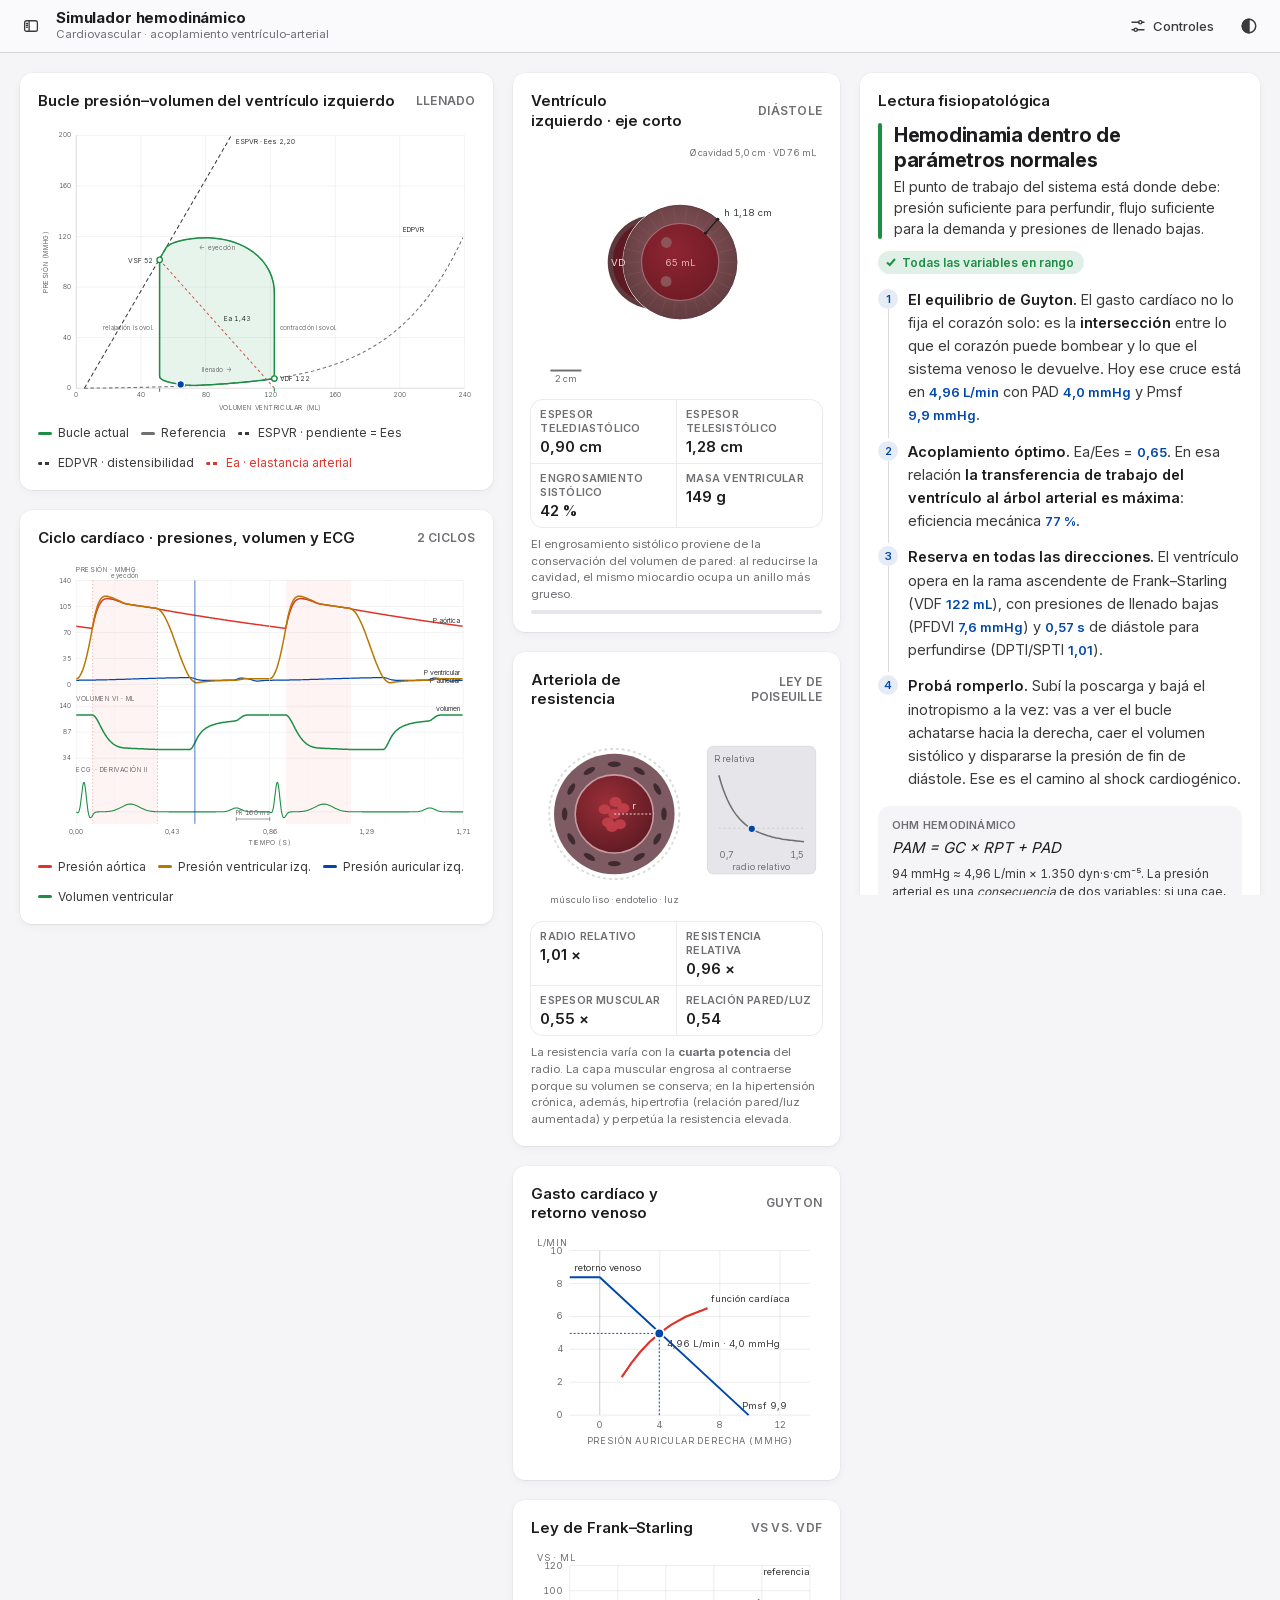
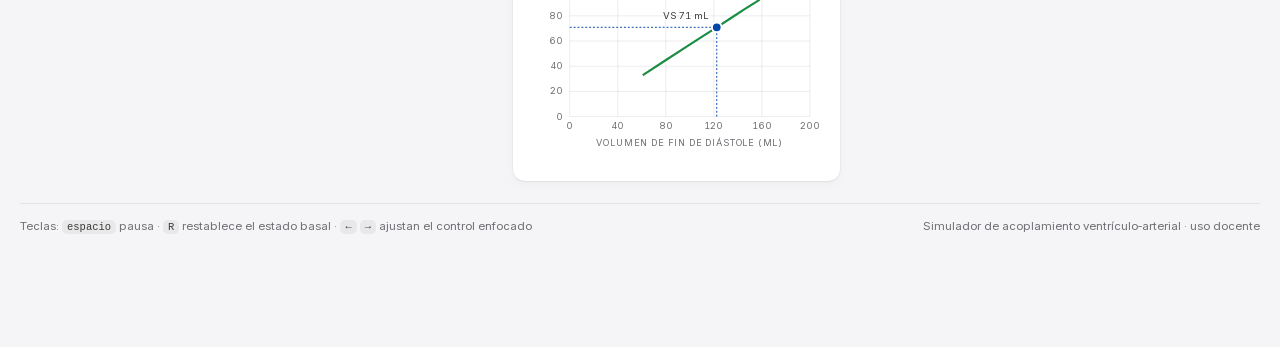
<file: simulador-hemodinamico.html>
<!doctype html>
<html lang="es">
<head>
<meta charset="utf-8">
<meta name="viewport" content="width=device-width, initial-scale=1, viewport-fit=cover">
<title>Simulador Hemodinámico Integrado</title>
<meta name="description" content="Simulador de acoplamiento ventrículo-arterial para Fisiología Médica — UNCUYO">
<script id="estetica-comun-js">
/* ESTÉTICA COMÚN · Fisiología — v2 «Apple»
   - Tema claro/oscuro compartido entre simuladores (clave "fisio-tema").
   - Cualquier botón con [data-tema-toggle] alterna el tema.
   - Deslizadores estilo iOS: pinta el tramo recorrido (--fill), también cuando
     el valor lo cambia el propio simulador (escenarios, recorridos). */
(function(){
  var KEY='fisio-tema', d=document.documentElement;
  try{var t=localStorage.getItem(KEY); if(t==='light'||t==='dark') d.setAttribute('data-theme',t);}catch(e){}
  try{new MutationObserver(function(){
    try{var t=d.getAttribute('data-theme'); if(t) localStorage.setItem(KEY,t); else localStorage.removeItem(KEY);}catch(e){}
  }).observe(d,{attributes:true,attributeFilter:['data-theme']});}catch(e){}
  document.addEventListener('click',function(e){
    var b=e.target&&e.target.closest?e.target.closest('[data-tema-toggle]'):null; if(!b) return;
    var cur=d.getAttribute('data-theme');
    var dark=cur?cur==='dark':window.matchMedia('(prefers-color-scheme: dark)').matches;
    d.setAttribute('data-theme',dark?'light':'dark');
  });
  function fill(r){
    var mn=parseFloat(r.min||0), mx=parseFloat(r.max||100), v=parseFloat(r.value);
    var p=mx>mn?(v-mn)/(mx-mn)*100:0; p=Math.max(0,Math.min(100,p));
    var s=p.toFixed(2)+'%'; if(r.style.getPropertyValue('--fill')!==s) r.style.setProperty('--fill',s);
  }
  function all(){ var rs=document.querySelectorAll('input[type=range]'); for(var i=0;i<rs.length;i++) fill(rs[i]); }
  document.addEventListener('input',function(e){ if(e.target&&e.target.type==='range') fill(e.target); },true);
  document.addEventListener('change',function(e){ if(e.target&&e.target.type==='range') fill(e.target); },true);
  function start(){ all(); setInterval(function(){ if(!document.hidden) all(); },200); }
  if(document.readyState==='loading') document.addEventListener('DOMContentLoaded',start); else start();
})();
</script>
<style>*{box-sizing:border-box}
html,body{margin:0;padding:0}
body{
  background:var(--bg); color:var(--ink); font-family:var(--sans);
  font-size:14px; line-height:1.5; -webkit-font-smoothing:antialiased;
  padding-block:0; padding-inline:0;
  background-image:
    radial-gradient(1100px 520px at 12% -8%, rgba(45,191,166,.07), transparent 62%),
    radial-gradient(900px 460px at 92% 0%, rgba(219,58,80,.06), transparent 60%);
  background-attachment:fixed;
}
h1,h2,h3{margin:0; text-wrap:balance; font-weight:600}
button{font-family:inherit; color:inherit}
:focus-visible{outline:2px solid var(--accent); outline-offset:2px; border-radius:4px}
@media (prefers-reduced-motion:reduce){*{animation-duration:.01ms!important;transition-duration:.01ms!important}}

/* ---------- estructura ---------- */
.wrap{max-width:1680px; margin:0 auto; padding-inline:16px; padding-block:0 28px}
header.top{
  position:sticky; top:0; z-index:40;
  padding-top:calc(14px + env(safe-area-inset-top,0px)); padding-bottom:12px;
  background:linear-gradient(to bottom,var(--bg) 62%,rgba(10,15,20,.86) 88%,transparent);
  backdrop-filter:blur(6px);
}
.brand{display:flex; align-items:baseline; gap:12px; flex-wrap:wrap}
.brand h1{font-size:19px; letter-spacing:-.015em}
.eyebrow{font-family:var(--mono); font-size:10.5px; letter-spacing:.14em; text-transform:uppercase; color:var(--ink3)}
.brand .eyebrow{padding-bottom:1px}

.presets{display:flex; gap:6px; flex-wrap:wrap; margin-top:10px}
.preset{
  font-family:var(--mono); font-size:11px; letter-spacing:.03em;
  background:var(--panel); border:1px solid var(--line); color:var(--ink2);
  padding:5px 10px; border-radius:99px; cursor:pointer; transition:.14s;
}
.preset:hover{border-color:var(--line2); color:var(--ink); background:var(--panel2)}
.preset[aria-pressed="true"]{background:var(--accent-soft); border-color:var(--accent2); color:var(--accent)}
.preset.reset{margin-left:auto; border-style:dashed}

.app{display:grid; grid-template-columns:302px minmax(0,1fr) 336px; gap:14px; align-items:start}
@media (max-width:1400px){.app{grid-template-columns:288px minmax(0,1fr)}}
@media (max-width:980px){.app{grid-template-columns:minmax(0,1fr)} header.top{position:static}}
.col{display:flex; flex-direction:column; gap:14px; min-width:0}

.card{background:var(--panel); border:1px solid var(--line); border-radius:var(--r); padding:14px}
.card.flat{background:transparent; border-color:transparent; padding:0}
.card h2{font-size:12px; font-family:var(--mono); letter-spacing:.11em; text-transform:uppercase; color:var(--ink3); font-weight:500}
.card .hd{display:flex; align-items:center; justify-content:space-between; gap:10px; margin-bottom:12px}
.hint{font-size:11.5px; color:var(--ink3); line-height:1.45}

/* ---------- sliders ---------- */
.group{border-top:1px solid var(--line); padding-top:12px; margin-top:12px}
.group:first-of-type{border-top:0; padding-top:0; margin-top:0}
.group>.gl{font-family:var(--mono); font-size:10px; letter-spacing:.13em; text-transform:uppercase; color:var(--ink3); margin-bottom:10px; display:block}
.ctl{margin-bottom:14px}
.ctl:last-child{margin-bottom:0}
.ctl .row{display:flex; align-items:baseline; justify-content:space-between; gap:8px; margin-bottom:5px}
.ctl label{font-size:12.5px; font-weight:500; color:var(--ink); cursor:pointer}
.ctl .sub{font-size:10.5px; color:var(--ink3); font-family:var(--mono)}
.ctl .val{font-family:var(--mono); font-size:12.5px; font-weight:500; color:var(--accent); font-variant-numeric:tabular-nums; white-space:nowrap}
.ctl .val.hi{color:var(--alert)} .ctl .val.lo{color:var(--blue)}
.track{position:relative; height:22px}
.band{position:absolute; top:9px; height:4px; background:rgba(45,191,166,.2); border-radius:2px; pointer-events:none}








.switches{display:flex; flex-wrap:wrap; gap:6px}
.sw{
  display:inline-flex; align-items:center; gap:6px; font-family:var(--mono); font-size:10.5px;
  letter-spacing:.04em; background:var(--panel2); border:1px solid var(--line);
  padding:5px 9px; border-radius:6px; cursor:pointer; color:var(--ink2); transition:.14s;
}
.sw:hover{border-color:var(--line2)}
.sw[aria-pressed="true"]{color:var(--accent); border-color:var(--accent2); background:var(--accent-soft)}
.sw .dot{width:7px; height:7px; border-radius:50%; background:var(--line2)}
.sw[aria-pressed="true"] .dot{background:var(--accent)}

/* ---------- tablero ---------- */
.tiles{display:grid; grid-template-columns:repeat(auto-fit,minmax(96px,1fr)); gap:1px; background:var(--line); border:1px solid var(--line); border-radius:var(--r); overflow:hidden}
.tile{background:var(--panel); padding:9px 10px 10px; min-width:0}
.tile .k{font-family:var(--mono); font-size:9.5px; letter-spacing:.08em; text-transform:uppercase; color:var(--ink3); white-space:nowrap; overflow:hidden; text-overflow:ellipsis}
.tile .v{font-family:var(--mono); font-size:19px; font-weight:500; font-variant-numeric:tabular-nums; letter-spacing:-.02em; line-height:1.25; color:var(--ink)}
.tile .v small{font-size:10.5px; color:var(--ink3); font-weight:400; letter-spacing:0}
.tile .n{font-family:var(--mono); font-size:9.5px; color:var(--ink3); font-variant-numeric:tabular-nums}
.tile[data-s="hi"] .v{color:var(--alert)} .tile[data-s="crit"] .v{color:var(--crit)}
.tile[data-s="lo"] .v{color:var(--blue)} .tile[data-s="ok"] .v{color:var(--ink)}
.tile[data-s="crit"]{box-shadow:inset 2px 0 0 var(--crit)}
.tile[data-s="hi"]{box-shadow:inset 2px 0 0 var(--alert)}
.tile[data-s="lo"]{box-shadow:inset 2px 0 0 var(--blue)}
.tilegrp{font-family:var(--mono); font-size:10px; letter-spacing:.12em; text-transform:uppercase; color:var(--ink3); margin:14px 0 7px}
.tilegrp:first-child{margin-top:0}

/* ---------- gráficos ---------- */
.chart{width:100%; height:auto; display:block; overflow:visible}
.legend{display:flex; gap:12px; flex-wrap:wrap; margin-top:8px}
.lg{display:inline-flex; align-items:center; gap:6px; font-size:11px; color:var(--ink2)}
.lg i{width:14px; height:3px; border-radius:2px; display:block; flex:none}
.lg.dash i{background:repeating-linear-gradient(90deg,currentColor 0 4px,transparent 4px 7px)}
text{font-family:var(--mono)}
.ax{fill:var(--ink3); font-size:9.5px}
.axl{fill:var(--ink3); font-size:9.5px; letter-spacing:.09em; text-transform:uppercase}
.dl{fill:var(--ink2); font-size:10px}
.gridl{stroke:var(--line); stroke-width:1}
.gridl.maj{stroke:var(--line2)}
.phase{fill:var(--ink3); font-size:9px; letter-spacing:.05em}

/* ---------- panel educativo ---------- */
.dx{display:grid; grid-template-columns:minmax(0,1.05fr) minmax(0,1fr); gap:16px}
@media (max-width:1100px){.dx{grid-template-columns:minmax(0,1fr)}}
.dxhead{display:flex; align-items:flex-start; gap:12px; margin-bottom:4px}
.sev{width:4px; align-self:stretch; border-radius:2px; background:var(--ok); flex:none; min-height:38px}
.dxhead h3{font-size:17px; letter-spacing:-.01em; font-family:var(--serif)}
.dxhead p{margin:3px 0 0; font-size:12.5px; color:var(--ink2); font-family:var(--serif)}
.chips{display:flex; flex-wrap:wrap; gap:6px; margin:12px 0 0}
.chip{
  display:inline-flex; align-items:center; gap:6px; font-family:var(--mono); font-size:10.5px;
  border:1px solid var(--line2); border-radius:99px; padding:3px 9px 3px 7px; color:var(--ink2);
}
.chip svg{flex:none}
.chip[data-s="crit"]{color:var(--crit); border-color:rgba(224,69,92,.45); background:rgba(224,69,92,.09)}
.chip[data-s="alert"]{color:var(--alert); border-color:rgba(217,98,58,.45); background:rgba(217,98,58,.09)}
.chip[data-s="warn"]{color:var(--warn); border-color:rgba(206,154,43,.42); background:rgba(206,154,43,.08)}
.chip[data-s="ok"]{color:var(--ok); border-color:rgba(61,163,93,.42); background:rgba(61,163,93,.08)}

ol.chain{list-style:none; margin:14px 0 0; padding:0; counter-reset:s}
ol.chain li{
  counter-increment:s; position:relative; padding:0 0 13px 30px; font-family:var(--serif);
  font-size:13.5px; line-height:1.62; color:var(--ink2);
}
ol.chain li::before{
  content:counter(s); position:absolute; left:0; top:1px; width:19px; height:19px;
  border-radius:50%; border:1px solid var(--line2); color:var(--ink3);
  font-family:var(--mono); font-size:10px; display:grid; place-items:center;
}
ol.chain li::after{content:""; position:absolute; left:9.5px; top:21px; bottom:2px; width:1px; background:var(--line)}
ol.chain li:last-child{padding-bottom:0}
ol.chain li:last-child::after{display:none}
ol.chain b{color:var(--ink); font-weight:600}
ol.chain .q{font-family:var(--mono); font-size:12px; color:var(--accent); font-variant-numeric:tabular-nums; white-space:nowrap}

.laws{display:flex; flex-direction:column; gap:10px}
.law{border:1px solid var(--line); border-radius:8px; padding:10px 12px; background:var(--bg2)}
.law .lt{font-family:var(--mono); font-size:10px; letter-spacing:.1em; text-transform:uppercase; color:var(--ink3); margin-bottom:5px}
.law .fx{font-family:var(--serif); font-style:italic; font-size:14px; color:var(--ink); margin-bottom:5px; overflow-x:auto}
.law .ex{font-size:12px; color:var(--ink2); font-family:var(--serif); line-height:1.55}
.law .num{font-family:var(--mono); font-size:11.5px; color:var(--accent); font-variant-numeric:tabular-nums}

table.delta{width:100%; border-collapse:collapse; font-family:var(--mono); font-size:11.5px; font-variant-numeric:tabular-nums}
table.delta th{text-align:right; font-weight:500; color:var(--ink3); font-size:9.5px; letter-spacing:.08em; text-transform:uppercase; padding:0 0 6px; border-bottom:1px solid var(--line)}
table.delta th:first-child{text-align:left}
table.delta td{padding:4px 0; border-bottom:1px solid var(--line); text-align:right; color:var(--ink2)}
table.delta td:first-child{text-align:left; color:var(--ink2); font-family:var(--sans); font-size:12px}
table.delta tr:last-child td{border-bottom:0}
table.delta .up{color:var(--alert)} table.delta .dn{color:var(--blue)} table.delta .eq{color:var(--ink3)}

details.notes{margin-top:14px; border-top:1px solid var(--line); padding-top:12px}
details.notes summary{
  font-family:var(--mono); font-size:10.5px; letter-spacing:.1em; text-transform:uppercase;
  color:var(--ink3); cursor:pointer; list-style:none;
}
details.notes summary::-webkit-details-marker{display:none}
details.notes summary::before{content:"▸ "; color:var(--accent2)}
details.notes[open] summary::before{content:"▾ "}
details.notes .body{font-size:12.5px; color:var(--ink2); line-height:1.6; margin-top:10px; max-width:70ch}
details.notes .body p{margin:0 0 8px}
details.notes .body ul{margin:0 0 8px; padding-left:18px}
details.notes .body li{margin-bottom:4px}
details.notes code{font-family:var(--mono); font-size:11.5px; color:var(--ink); background:var(--panel2); padding:1px 5px; border-radius:4px}

.anatgrid{display:grid; grid-template-columns:1fr; gap:14px}
.mini{display:grid; grid-template-columns:repeat(2,minmax(0,1fr)); gap:1px; background:var(--line); border:1px solid var(--line); border-radius:8px; overflow:hidden; margin-top:10px}
.mini div{background:var(--panel); padding:7px 9px}
.mini .k{display:block; margin-bottom:2px; font-family:var(--mono); font-size:9px; letter-spacing:.07em; text-transform:uppercase; color:var(--ink3)}
.mini .v{display:block; font-family:var(--mono); font-size:13.5px; font-variant-numeric:tabular-nums; color:var(--ink)}

.bar{height:4px; background:var(--panel3); border-radius:2px; overflow:hidden; margin-top:7px}
.bar i{display:block; height:100%; background:var(--alert); width:0%; transition:width .3s linear}

.foot{margin-top:22px; padding-top:14px; border-top:1px solid var(--line); font-size:11.5px; color:var(--ink3); display:flex; justify-content:space-between; gap:14px; flex-wrap:wrap}
.kbd{font-family:var(--mono); font-size:10.5px; border:1px solid var(--line2); border-radius:4px; padding:1px 5px; color:var(--ink2)}

/* ==========================================================================
   ESTÉTICA COMÚN · Fisiología — v2 «Apple» · 2026-10-01
   Lenguaje visual de las Human Interface Guidelines de Apple (claridad,
   deferencia, profundidad) con la paleta Deep Blue Horizon:
     #0047AB cobalto · #FFFFFF blanco · #AFDBF5 celeste · #1A2C5B azul marino
   - Tipografía del sistema (San Francisco en Apple; Segoe UI en Windows).
   - El contenido va en tarjetas opacas; la interfaz (barras, controles,
     ventanas emergentes) usa materiales translúcidos.
   - Profundidad con capas y sombras suaves, sin bordes duros.
   - Sin adornos sin función: no hay grilla de fondo ni halo del cursor.
   Este bloque va pegado al final del <style> de cada simulador.
   ========================================================================== */
:root{
  /* paleta de marca */
  --cobalto:#0047AB; --blanco:#FFFFFF; --celeste:#AFDBF5; --marino:#1A2C5B;
  /* superficies (claro) */
  --bg:#F0F4F9;             /* fondo agrupado */
  --solid:#FFFFFF;          /* tarjetas de contenido */
  --inset:#F4F7FB;          /* pozos dentro de una tarjeta */
  --bg2:#E3E9F2;            /* pistas de medidores */
  --panel:rgba(255,255,255,.72);         /* material translúcido de barras */
  --panel-strong:rgba(255,255,255,.88);  /* material de ventanas emergentes */
  --fill:rgba(26,44,91,.07);             /* fondo de controles grises */
  --fill-2:rgba(26,44,91,.13);
  --seg-sel:#FFFFFF;                     /* segmento elegido */
  --line:rgba(26,44,91,.10); --line2:rgba(26,44,91,.18);
  /* texto: azul marino de la paleta y sus mezclas sobre blanco */
  --text:#1A2C5B; --text-2:#4C5A7F; --muted:#687493; --faint:#9FA6BA;
  /* acento de interfaz */
  --accent:#0047AB; --accent-2:#003A8C; --accent-soft:rgba(0,71,171,.10); --on-accent:#FFFFFF;
  /* colores de datos (significado fijo en todos los modelos) */
  --glu:#1C8F45;   /* verde   · excita / calcio / volumen */
  --gaba:#E0342B;  /* rojo    · inhibe / presión aórtica */
  --da:#8E44D8;    /* morado  · dopamina / calcitonina */
  --ach:#B87700;   /* ámbar   · acetilcolina / fosfato */
  --rosa:#D33A72;  /* rosa    · FGF23 */
  --azul:#0047AB;  /* cobalto · serie azul (PTH, presión auricular) */
  --low:#0A7FBF;   /* cian    · por debajo de lo normal */
  --high:#D9570A;  /* naranja · por encima de lo normal */
  --ok:#1C8F45; --warn:#B87700; --bad:#D93025;
  /* sombras y nodos */
  --shadow:0 1px 2px rgba(26,44,91,.05),0 4px 18px rgba(26,44,91,.06);
  --shadow-float:0 8px 28px rgba(26,44,91,.12),0 1px 3px rgba(26,44,91,.08);
  --shadow-pop:0 14px 44px rgba(26,44,91,.18),0 2px 6px rgba(26,44,91,.06);
  --shadow-seg:0 3px 8px rgba(0,0,0,.12),0 3px 1px rgba(0,0,0,.04);
  --node:#FFFFFF; --halo:#FFFFFF;
  /* letras */
  --sans:-apple-system,BlinkMacSystemFont,"SF Pro Text","Segoe UI Variable Text","Segoe UI",system-ui,Roboto,"Helvetica Neue",Arial,sans-serif;
  --display:-apple-system,BlinkMacSystemFont,"SF Pro Display","Segoe UI Variable Display","Segoe UI",system-ui,Roboto,"Helvetica Neue",Arial,sans-serif;
  --rounded:ui-rounded,"SF Pro Rounded",-apple-system,BlinkMacSystemFont,"Segoe UI Variable Display","Segoe UI",system-ui,sans-serif;
  --mono:var(--sans);  /* las etiquetas que eran monoespaciadas pasan a San Francisco */
  --code:ui-monospace,"SF Mono",Menlo,Consolas,monospace;
  /* radios */
  --r-card:16px; --r-ctl:10px; --r-chip:999px;
  color-scheme:light;
}
@media (prefers-color-scheme:dark){
  :root:not([data-theme="light"]){
    --bg:#0A1124; --solid:#121C36; --inset:#18264A; --bg2:#22335E;
    --panel:rgba(18,28,54,.72); --panel-strong:rgba(22,34,64,.9);
    --fill:rgba(175,219,245,.10); --fill-2:rgba(175,219,245,.17); --seg-sel:#2B3F72;
    --line:rgba(175,219,245,.12); --line2:rgba(175,219,245,.22);
    --text:#F4F7FD; --text-2:#CDD6EA; --muted:#95A3C4; --faint:#5E6D93;
    --accent:#AFDBF5; --accent-2:#CBE8FA; --accent-soft:rgba(175,219,245,.16); --on-accent:#1A2C5B;
    --glu:#30D158; --gaba:#FF453A; --da:#BF5AF2; --ach:#FFC233; --rosa:#FF5C8A;
    --azul:#AFDBF5; --low:#64D2FF; --high:#FF9F0A; --ok:#30D158; --warn:#FFC233; --bad:#FF453A;
    --shadow:0 1px 2px rgba(0,0,0,.35),0 6px 24px rgba(0,0,0,.3);
    --shadow-float:0 10px 32px rgba(0,0,0,.45),0 1px 3px rgba(0,0,0,.35);
    --shadow-pop:0 16px 48px rgba(0,0,0,.55),0 2px 8px rgba(0,0,0,.35);
    --shadow-seg:0 3px 8px rgba(0,0,0,.35),0 3px 1px rgba(0,0,0,.2);
    --node:#16223F; --halo:#121C36; color-scheme:dark;
  }
}
:root[data-theme="dark"]{
  --bg:#0A1124; --solid:#121C36; --inset:#18264A; --bg2:#22335E;
  --panel:rgba(18,28,54,.72); --panel-strong:rgba(22,34,64,.9);
  --fill:rgba(175,219,245,.10); --fill-2:rgba(175,219,245,.17); --seg-sel:#2B3F72;
  --line:rgba(175,219,245,.12); --line2:rgba(175,219,245,.22);
  --text:#F4F7FD; --text-2:#CDD6EA; --muted:#95A3C4; --faint:#5E6D93;
  --accent:#AFDBF5; --accent-2:#CBE8FA; --accent-soft:rgba(175,219,245,.16); --on-accent:#1A2C5B;
  --glu:#30D158; --gaba:#FF453A; --da:#BF5AF2; --ach:#FFC233; --rosa:#FF5C8A;
  --azul:#AFDBF5; --low:#64D2FF; --high:#FF9F0A; --ok:#30D158; --warn:#FFC233; --bad:#FF453A;
  --shadow:0 1px 2px rgba(0,0,0,.35),0 6px 24px rgba(0,0,0,.3);
  --shadow-float:0 10px 32px rgba(0,0,0,.45),0 1px 3px rgba(0,0,0,.35);
  --shadow-pop:0 16px 48px rgba(0,0,0,.55),0 2px 8px rgba(0,0,0,.35);
  --shadow-seg:0 3px 8px rgba(0,0,0,.35),0 3px 1px rgba(0,0,0,.2);
  --node:#16223F; --halo:#121C36; color-scheme:dark;
}

/* ---------- base ---------- */
html{-webkit-text-size-adjust:100%}
body{background:var(--bg);color:var(--text);font-family:var(--sans);
  font-variant-numeric:tabular-nums;-webkit-font-smoothing:antialiased;-moz-osx-font-smoothing:grayscale;
  font-feature-settings:"kern"}
body::before{content:none!important}          /* sin grilla decorativa */
#glow,.fx-glow{display:none!important}        /* sin halo del cursor */
::selection{background:color-mix(in srgb,var(--accent) 24%,transparent)}
:focus-visible{outline:3px solid color-mix(in srgb,var(--accent) 55%,transparent);outline-offset:2px}
code,kbd,.kbd{font-family:var(--code)}

/* ---------- deslizador estilo iOS (pista fina, perilla blanca) ---------- */
input[type=range]{-webkit-appearance:none;appearance:none;background:transparent;height:28px;margin:0;
  cursor:pointer;accent-color:var(--accent);--fill:50%}
input[type=range]::-webkit-slider-runnable-track{height:4px;border-radius:2px;
  background:linear-gradient(to right,var(--accent) 0 var(--fill),var(--fill-2) var(--fill) 100%)}
input[type=range]::-moz-range-track{height:4px;border-radius:2px;background:var(--fill-2)}
input[type=range]::-moz-range-progress{height:4px;border-radius:2px;background:var(--accent)}
input[type=range]::-webkit-slider-thumb{-webkit-appearance:none;appearance:none;width:24px;height:24px;margin-top:-10px;
  border:0;border-radius:50%;background:#FFFFFF;
  box-shadow:0 .5px 4px rgba(0,0,0,.14),0 6px 13px rgba(0,0,0,.12),0 0 0 .5px rgba(0,0,0,.06)}
input[type=range]::-moz-range-thumb{width:24px;height:24px;border:0;border-radius:50%;background:#FFFFFF;
  box-shadow:0 .5px 4px rgba(0,0,0,.14),0 6px 13px rgba(0,0,0,.12),0 0 0 .5px rgba(0,0,0,.06)}
input[type=range]:focus-visible{outline:none}
input[type=range]:focus-visible::-webkit-slider-thumb{box-shadow:0 0 0 4px color-mix(in srgb,var(--accent) 35%,transparent),0 6px 13px rgba(0,0,0,.12)}
input[type=range]:focus-visible::-moz-range-thumb{box-shadow:0 0 0 4px color-mix(in srgb,var(--accent) 35%,transparent),0 6px 13px rgba(0,0,0,.12)}
input[type=range]:disabled{opacity:.4;cursor:default}

/* ---------- botón de tema (circular, gris, como los de iOS) ---------- */
.iconbtn{border:0;background:var(--fill);color:var(--accent);width:34px;height:34px;border-radius:50%;
  cursor:pointer;display:grid;place-items:center;flex:none;transition:background .15s}
.iconbtn:hover{background:var(--fill-2)}

@media (prefers-reduced-motion:reduce){*{scroll-behavior:auto}}
/* ======================= fin de la estética común ======================= */

/* ===== adaptación Apple · hemodinámico ===== */
:root{
  --panel2:var(--inset); --panel3:var(--bg2);
  --ink:var(--text); --ink2:var(--text-2); --ink3:var(--muted);
  --accent2:var(--accent-2);
  /* series: presión aórtica roja, ventricular ámbar, auricular cobalto, volumen verde */
  --gold:var(--ach); --crimson:var(--gaba); --blue:var(--azul); --teal:var(--glu);
  --alert:var(--high); --crit:var(--bad);
  --serif:var(--sans);
  --r:16px;
  /* colores anatómicos del corte ventricular: se mantienen */
  --muscle:#8E5A5E; --muscle-d:#5E3A3E; --blood:#6E1B26; --endo:#C99AA0;
}
body{background-image:none;font-size:15px}
.wrap{padding-inline:20px}
/* barra superior: material translúcido */
header.top{background:var(--panel);backdrop-filter:saturate(180%) blur(20px);-webkit-backdrop-filter:saturate(180%) blur(20px);
  border-bottom:1px solid var(--line);margin:0 -20px 20px;padding-inline:20px}
.brand{align-items:center;gap:10px}
.brand h1{font:700 22px/1.15 var(--display);letter-spacing:-.02em}
.eyebrow{font:600 12px/1.3 var(--sans);letter-spacing:.02em;text-transform:uppercase;color:var(--muted)}
.brand .eyebrow{font-size:13px;text-transform:none;letter-spacing:0;color:var(--accent)}
.brand .iconbtn{margin-left:auto}
.presets{gap:8px;margin-top:12px}
.preset{border:0;background:var(--fill);color:var(--text);font:500 13px var(--sans);letter-spacing:0;padding:7px 13px;border-radius:var(--r-chip)}
.preset:hover{background:var(--fill-2);color:var(--text);border-color:transparent}
.preset[aria-pressed="true"]{background:var(--accent);color:var(--on-accent);border-color:transparent}
.preset.reset{background:transparent;color:var(--accent);font-weight:600;border:0}
.preset.reset:hover{background:var(--fill)}
/* tarjetas de contenido */
.app{gap:20px}
.col{gap:20px}
.card{background:var(--solid);border:0;border-radius:var(--r-card);box-shadow:var(--shadow);padding:18px}
.card.flat{background:transparent;box-shadow:none;padding:0}
.card h2{font:600 15px/1.3 var(--sans);letter-spacing:-.005em;text-transform:none;color:var(--text)}
.card .hd .eyebrow{text-align:right}
.group{border-top:1px solid var(--line)}
.group>.gl{font:600 12px var(--sans);letter-spacing:.02em;color:var(--muted)}
/* controles */
.ctl label{font-size:14px;font-weight:600}
.ctl .sub{font:400 12px var(--sans);color:var(--muted)}
.ctl .val{font:600 14px var(--sans);color:var(--accent)}
.ctl .val.hi{color:var(--high)} .ctl .val.lo{color:var(--low)}
.track{height:28px}
.band{top:12px;background:color-mix(in srgb,var(--accent) 26%,transparent)}
input[type=range]{display:block;width:100%;position:relative}
.switches{gap:8px}
.sw{border:0;background:var(--fill);color:var(--text);font:500 13px var(--sans);letter-spacing:0;padding:7px 12px;border-radius:var(--r-chip)}
.sw:hover{background:var(--fill-2);border-color:transparent}
.sw[aria-pressed="true"]{background:var(--accent-soft);color:var(--accent);border-color:transparent}
.sw .dot{background:var(--faint)}
.sw[aria-pressed="true"] .dot{background:var(--accent)}
/* tablero: celdas opacas (la grilla se dibuja con el hueco de 1 px) */
.tiles,.mini{border:0;border-radius:12px;background:var(--line);box-shadow:0 0 0 1px var(--line)}
.tile,.mini div{background:var(--solid)}
.tile .k,.mini .k{font:600 11px var(--sans);letter-spacing:.02em;color:var(--muted)}
.tile .v{font:600 21px/1.25 var(--rounded);letter-spacing:-.01em}
.tile .v small{font-family:var(--sans)}
.tile .n{font:400 11px var(--sans);color:var(--muted)}
.mini .v{font:600 15px var(--rounded)}
.tilegrp{font:600 12px var(--sans);letter-spacing:.02em;color:var(--muted)}
/* gráficos */
text{font-family:var(--sans)}
.lg{font-size:12px}
/* lectura fisiopatológica */
.dxhead h3{font:700 20px/1.25 var(--display);letter-spacing:-.015em}
.dxhead p{font-size:14px}
.chip{font:600 12px var(--sans);border:0;padding:4px 10px 4px 8px;background:var(--fill)}
.chip[data-s="crit"]{color:var(--bad);background:color-mix(in srgb,var(--bad) 13%,transparent)}
.chip[data-s="alert"]{color:var(--high);background:color-mix(in srgb,var(--high) 13%,transparent)}
.chip[data-s="warn"]{color:var(--warn);background:color-mix(in srgb,var(--warn) 14%,transparent)}
.chip[data-s="ok"]{color:var(--ok);background:color-mix(in srgb,var(--ok) 13%,transparent)}
ol.chain li{font-size:14.5px;line-height:1.6}
ol.chain li::before{border:0;background:var(--accent-soft);color:var(--accent);font:600 11px var(--sans);width:20px;height:20px}
ol.chain li::after{background:var(--line2)}
ol.chain .q{font:600 13px var(--sans)}
.law{background:var(--inset);border:0;border-radius:12px;padding:12px 14px}
.law .lt{font:600 11px var(--sans);letter-spacing:.02em;color:var(--muted)}
.law .fx{font-style:italic;font-size:15px}
.law .num{font:600 12.5px var(--sans)}
table.delta{font-family:var(--sans)}
table.delta th{font:600 11px var(--sans);letter-spacing:.02em}
details.notes summary{font:600 13px var(--sans);letter-spacing:0;text-transform:none;color:var(--accent)}
details.notes summary::before,details.notes[open] summary::before{color:var(--accent)}
details.notes code{background:var(--fill)}
.bar{background:var(--bg2)}
.foot{border-top:1px solid var(--line);color:var(--muted)}
.kbd{border:0;background:var(--fill);border-radius:5px;color:var(--text-2)}
@media (max-width:980px){header.top{margin:0 -20px 16px}}
/* rótulos dentro del corte ventricular y de la arteriola: claros sobre el rojo en ambos temas */
#vent text.dl[fill="#E8B9BE"],#art text.dl[fill="var(--ink)"]{fill:#F6DCDF}
#art line[stroke="var(--ink)"]{stroke:#F6DCDF}
.tile .v,.mini .v{font-variant-numeric:proportional-nums}
/* ===== fin de la adaptación ===== */
</style>
<style id="hoja-css">
/* ==========================================================================
   HOJA EMERGENTE · Fisiología v3 · 2026-10-02
   En pantalla quedan la imagen y la explicación fisiológica; los controles y
   los resultados viven en una hoja que se abre con el botón flotante.
   - Compu (≥ 1100 px): panel lateral flotante que se apoya sobre la columna
     de explicación (data-ancla), sin mover el dibujo.
   - Celular y tablet: hoja inferior con dos alturas (media y grande). Se
     arrastra desde el asa; a media altura el dibujo sigue visible y vivo.
   Va pegado como <style id="hoja-css"> en cada simulador, junto con el
   script <script id="hoja-js">.
   ========================================================================== */

/* ---------- escena: imagen + explicación ---------- */
.escena{display:grid;grid-template-columns:minmax(0,1fr) var(--escena-txt,360px);gap:var(--escena-gap,20px);align-items:start}
.escena>*{min-width:0}
.escena-img{container-type:inline-size;container-name:escena}
.escena-txt{position:sticky;top:var(--escena-top,80px);max-height:calc(100vh - var(--escena-top,80px) - 12px);
  overflow-y:auto;display:flex;flex-direction:column;gap:16px;scrollbar-width:thin;
  padding:2px 8px 14px;margin:-2px -8px 0}
.escena-txt>[hidden]{display:none!important}
.escena-txt .k-tt{font:600 12px/1.2 var(--sans);letter-spacing:.04em;text-transform:uppercase;color:var(--muted);margin:0 0 8px}
html.hoja-lateral .escena-txt{padding-bottom:84px}          /* lo último puede subir por encima del botón flotante */
[data-hoja-mirar]{scroll-margin-top:calc(var(--escena-top,80px) + 4px)}
@media (max-width:1099px){
  .escena{grid-template-columns:minmax(0,1fr)}
  .escena-txt{position:static;max-height:none;overflow:visible;padding:0;margin:0}
}

/* con el panel lateral abierto, la columna que queda debajo se apaga (no asoma por los bordes) */
.hoja-ancla{transition:opacity .25s ease}
.hoja-ancla.hoja-cubierta{opacity:0;pointer-events:none}

/* ---------- botón flotante ---------- */
.hoja-fab{position:fixed;z-index:60;right:var(--hoja-fab-der,max(20px,env(safe-area-inset-right)));bottom:max(20px,env(safe-area-inset-bottom));
  display:inline-flex;align-items:center;gap:8px;height:50px;padding:0 20px 0 16px;border:0;border-radius:999px;
  background:var(--accent);color:var(--on-accent);font:600 16px/1 var(--sans);letter-spacing:-.01em;cursor:pointer;
  box-shadow:var(--shadow-pop);-webkit-tap-highlight-color:transparent;
  transition:transform .3s cubic-bezier(.2,.8,.2,1),opacity .2s ease,background .15s}
.hoja-fab:hover{background:var(--accent-2)}
.hoja-fab:active{transform:scale(.95)}
.hoja-fab svg{width:20px;height:20px;flex:none}
.hoja-fab-n{min-width:20px;height:20px;padding:0 6px;border-radius:10px;display:inline-grid;place-items:center;
  background:var(--on-accent);color:var(--accent);font:700 12px/1 var(--sans)}
.hoja-fab-n[hidden]{display:none}
html.hoja-abierta .hoja-fab,html.hoja-off .hoja-fab{opacity:0;transform:scale(.85) translateY(10px);pointer-events:none}
html.hoja-off .hoja-fab{visibility:hidden}

/* ---------- la hoja ---------- */
.hoja{position:fixed;z-index:70;display:flex;flex-direction:column;
  --shadow:0 0 0 .5px var(--line2);             /* tarjetas planas dentro de la hoja, como celdas agrupadas */
  background:color-mix(in srgb,var(--bg) 82%,transparent);
  -webkit-backdrop-filter:saturate(180%) blur(28px);backdrop-filter:saturate(180%) blur(28px);
  color:var(--text);box-shadow:var(--shadow-pop),0 0 0 .5px var(--line);
  visibility:hidden;opacity:0;overscroll-behavior:contain;
  transition:transform .44s cubic-bezier(.32,.72,0,1),opacity .28s ease,height .44s cubic-bezier(.32,.72,0,1),visibility 0s linear .44s}
html.hoja-abierta .hoja{visibility:visible;opacity:1;
  transition:transform .44s cubic-bezier(.32,.72,0,1),opacity .2s ease,height .44s cubic-bezier(.32,.72,0,1),visibility 0s}
.hoja.sin-anim,.hoja.arrastrando{transition:none!important}

/* lateral (compu): flota sobre la columna de explicación */
html.hoja-lateral .hoja{top:16px;right:20px;width:var(--hoja-ancho,380px);border-radius:20px;
  transform:translateX(18px) scale(.985);transform-origin:top right}
html.hoja-lateral.hoja-abierta .hoja{transform:none}
html.hoja-lateral .hoja-asa{display:none}

/* inferior (celular, tablet) */
html.hoja-inferior .hoja{left:max(0px,calc(50% - 390px));right:max(0px,calc(50% - 390px));bottom:0;height:56vh;
  border-radius:22px 22px 0 0;opacity:1;transform:translateY(calc(100% + 32px))}
html.hoja-inferior.hoja-abierta .hoja{transform:translateY(var(--hoja-desp,0px))}
html.hoja-inferior .hoja-cab{touch-action:none;cursor:grab}
html.hoja-inferior .hoja.arrastrando .hoja-cab{cursor:grabbing}

.hoja-asa{display:grid;place-items:center;height:16px;margin:-6px auto -2px;width:72px;border:0;background:transparent;padding:0;cursor:pointer}
.hoja-asa::before{content:"";width:36px;height:5px;border-radius:3px;background:var(--faint);opacity:.7}

.hoja-cab{flex:none;padding:12px 14px 10px;display:flex;flex-direction:column;gap:10px;user-select:none;-webkit-user-select:none}
.hoja-fila{display:flex;align-items:center;gap:10px}
.hoja-tt{flex:1;margin:0;font:600 17px/1.25 var(--display);letter-spacing:-.015em;color:var(--text);outline:none}
.hoja-x{flex:none;width:30px;height:30px;border:0;border-radius:50%;background:var(--fill);color:var(--text-2);
  display:grid;place-items:center;cursor:pointer;transition:background .15s}
.hoja-x:hover{background:var(--fill-2)}
.hoja-x svg{width:12px;height:12px}

/* control segmentado propio (no depende del de cada simulador) */
.hoja-seg{flex:1;display:grid;grid-auto-flow:column;grid-auto-columns:minmax(0,1fr);gap:0;padding:2px;border-radius:9px;background:var(--fill)}
.hoja-seg button{border:0;background:transparent;color:var(--text);font:500 13px/1 var(--sans);padding:8px 10px;border-radius:7px;cursor:pointer;
  transition:background .2s,box-shadow .2s}
.hoja-seg button[aria-selected="true"]{background:var(--seg-sel);box-shadow:var(--shadow-seg);font-weight:600}

.hoja-cuerpo{flex:1 1 auto;min-height:0;overflow-y:auto;overscroll-behavior:contain;-webkit-overflow-scrolling:touch;
  padding:2px 14px calc(18px + env(safe-area-inset-bottom));scrollbar-width:thin}
.hoja-sec{display:flex;flex-direction:column;gap:12px}
.hoja-sec[hidden]{display:none}
.hoja-sec>*{margin-top:0!important;margin-bottom:0!important}
.hoja-nota{font-size:12px;line-height:1.45;color:var(--muted);margin:2px 4px 0}

/* resalta lo que se acaba de abrir (por ejemplo, el núcleo tocado) */
@keyframes hojaResalta{0%{box-shadow:0 0 0 0 color-mix(in srgb,var(--accent) 45%,transparent)}100%{box-shadow:0 0 0 14px transparent}}
.hoja-resalta{animation:hojaResalta 1s ease-out 1}

/* velo: solo con la hoja inferior a altura grande */
.hoja-velo{position:fixed;inset:0;z-index:65;background:rgba(10,17,36,.34);opacity:0;pointer-events:none;transition:opacity .3s}
html.hoja-inferior.hoja-abierta.hoja-grande .hoja-velo{opacity:1;pointer-events:auto}

/* espacio al pie: deja lugar al botón y, con la hoja inferior abierta, permite subir lo que quedó tapado */
.hoja-espacio{height:84px}
html.hoja-off .hoja-espacio{height:0}

@media (prefers-reduced-motion:reduce){.hoja,.hoja-fab,.hoja-velo{transition:none!important}.hoja-resalta{animation:none}}
@media print{.hoja,.hoja-fab,.hoja-velo,.hoja-espacio{display:none!important}}
/* ======================= fin de la hoja emergente ======================= */

/* ---- hemodinámico: ajustes de la hoja ---- */
:root{--escena-txt:400px;--escena-top:76px;--hoja-ancho:400px}
#explica .hd .eyebrow{display:none}
.vis{display:grid;grid-template-columns:minmax(0,1.45fr) minmax(0,1fr);gap:20px;align-items:start}
@container escena (max-width:780px){.vis{grid-template-columns:minmax(0,1fr)}}
#explica .dx{grid-template-columns:minmax(0,1fr)}
#explica .card{margin:0}
.hoja .card{padding:16px}
.hoja .presets{margin-top:0}
.hoja .tiles{grid-template-columns:repeat(2,minmax(0,1fr))}
.hoja .tile .k{white-space:normal}
@media (max-width:1099px){:root{--escena-top:16px}}
</style>
<style id="mac-css">
/* ==========================================================================
   ESTÉTICA MAC · Fisiología v4 · 2026-10-02
   Lenguaje de app de Mac (macOS): barra lateral translúcida, barra de
   herramientas unificada, inspector a la derecha y controles compactos.
   - Neutros de Apple (grises y texto casi negro). La paleta Deep Blue Horizon
     queda para el acento (botones, selección, íconos) y tiñe el modo oscuro:
     #0047AB cobalto · #AFDBF5 celeste · #1A2C5B azul marino · #FFFFFF blanco.
   - Letra: San Francisco en Mac y iPhone; Inter (incluida, libre) en Windows
     y Android, para que se vea igual sin conexión. Inter © The Inter Project
     Authors, licencia SIL Open Font License 1.1 (subconjunto con los
     caracteres de la app; la licencia va dentro de la fuente).
   Va pegado como <style id="mac-css"> al final del <head> de cada página.
   ========================================================================== */
@font-face{font-family:"Inter Fisio";src:url([data-uri]) format("woff2");
  font-weight:100 900;font-style:normal;font-display:swap}

:root{
  --sans:-apple-system,BlinkMacSystemFont,"SF Pro Text","Inter Fisio","Segoe UI Variable Text","Segoe UI",system-ui,sans-serif;
  --display:-apple-system,BlinkMacSystemFont,"SF Pro Display","Inter Fisio","Segoe UI Variable Display","Segoe UI",system-ui,sans-serif;
  --rounded:ui-rounded,"SF Pro Rounded",-apple-system,BlinkMacSystemFont,"Inter Fisio","Segoe UI",system-ui,sans-serif;
  --mono:var(--sans);
  /* neutros de Apple (claro) */
  --bg:#F5F5F7; --solid:#FFFFFF; --inset:#F5F5F7; --bg2:#E5E5EA;
  --panel:rgba(251,251,253,.90); --panel-strong:rgba(246,246,248,.88);
  --fill:rgba(0,0,0,.05); --fill-2:rgba(0,0,0,.09); --seg-sel:#FFFFFF;
  --line:rgba(0,0,0,.08); --line2:rgba(0,0,0,.14);
  --text:#1D1D1F; --text-2:#3A3A3C; --muted:#6E6E73; --faint:#AEAEB2;
  --accent:#0047AB; --accent-2:#003A8C; --accent-soft:rgba(0,71,171,.10); --on-accent:#FFFFFF;
  --btn:#FFFFFF; --btn-edge:0 0 0 .5px rgba(0,0,0,.16),0 1px 1px rgba(0,0,0,.06);
  --lateral:rgba(234,234,238,.80); --lateral-sel:rgba(0,0,0,.08);
  --shadow:0 0 0 .5px rgba(0,0,0,.05),0 1px 2px rgba(0,0,0,.04),0 3px 10px rgba(0,0,0,.035);
  --shadow-float:0 0 0 .5px rgba(0,0,0,.08),0 6px 20px rgba(0,0,0,.10);
  --shadow-pop:0 0 0 .5px rgba(0,0,0,.14),0 22px 60px rgba(0,0,0,.20),0 4px 14px rgba(0,0,0,.08);
  --shadow-seg:0 0 0 .5px rgba(0,0,0,.08),0 1px 2px rgba(0,0,0,.16);
  --r-card:12px; --r-ctl:7px;
  --node:#FFFFFF; --halo:#FFFFFF;
  --bl-ancho:236px;
}
@media (prefers-color-scheme:dark){
  :root:not([data-theme="light"]){
    --bg:#10131A; --solid:#1A1E28; --inset:#222734; --bg2:#2B3142;
    --panel:rgba(20,24,33,.90); --panel-strong:rgba(30,34,46,.90);
    --fill:rgba(255,255,255,.07); --fill-2:rgba(255,255,255,.12); --seg-sel:#434A5E;
    --line:rgba(255,255,255,.08); --line2:rgba(255,255,255,.14);
    --text:#F2F3F7; --text-2:#D3D7E0; --muted:#969CAD; --faint:#5E6576;
    --accent:#AFDBF5; --accent-2:#CBE8FA; --accent-soft:rgba(175,219,245,.16); --on-accent:#1A2C5B;
    --btn:rgba(255,255,255,.12); --btn-edge:0 0 0 .5px rgba(255,255,255,.10),0 1px 1px rgba(0,0,0,.3);
    --lateral:rgba(24,29,41,.80); --lateral-sel:rgba(255,255,255,.10);
    --shadow:0 0 0 .5px rgba(255,255,255,.06),0 2px 10px rgba(0,0,0,.28);
    --shadow-float:0 0 0 .5px rgba(255,255,255,.08),0 8px 26px rgba(0,0,0,.45);
    --shadow-pop:0 0 0 .5px rgba(255,255,255,.12),0 24px 64px rgba(0,0,0,.6),0 4px 14px rgba(0,0,0,.35);
    --shadow-seg:0 0 0 .5px rgba(255,255,255,.08),0 1px 2px rgba(0,0,0,.4);
    --node:#1E2433; --halo:#1A1E28; color-scheme:dark;
  }
}
:root[data-theme="dark"]{
  --bg:#10131A; --solid:#1A1E28; --inset:#222734; --bg2:#2B3142;
  --panel:rgba(20,24,33,.90); --panel-strong:rgba(30,34,46,.90);
  --fill:rgba(255,255,255,.07); --fill-2:rgba(255,255,255,.12); --seg-sel:#434A5E;
  --line:rgba(255,255,255,.08); --line2:rgba(255,255,255,.14);
  --text:#F2F3F7; --text-2:#D3D7E0; --muted:#969CAD; --faint:#5E6576;
  --accent:#AFDBF5; --accent-2:#CBE8FA; --accent-soft:rgba(175,219,245,.16); --on-accent:#1A2C5B;
  --btn:rgba(255,255,255,.12); --btn-edge:0 0 0 .5px rgba(255,255,255,.10),0 1px 1px rgba(0,0,0,.3);
  --lateral:rgba(24,29,41,.80); --lateral-sel:rgba(255,255,255,.10);
  --shadow:0 0 0 .5px rgba(255,255,255,.06),0 2px 10px rgba(0,0,0,.28);
  --shadow-float:0 0 0 .5px rgba(255,255,255,.08),0 8px 26px rgba(0,0,0,.45);
  --shadow-pop:0 0 0 .5px rgba(255,255,255,.12),0 24px 64px rgba(0,0,0,.6),0 4px 14px rgba(0,0,0,.35);
  --shadow-seg:0 0 0 .5px rgba(255,255,255,.08),0 1px 2px rgba(0,0,0,.4);
  --node:#1E2433; --halo:#1A1E28; color-scheme:dark;
}

/* ---------- base ---------- */
html{-webkit-font-smoothing:antialiased;-moz-osx-font-smoothing:grayscale;font-optical-sizing:auto}
body{font-family:var(--sans);background:var(--bg);color:var(--text)}
::selection{background:color-mix(in srgb,var(--accent) 28%,transparent)}
:focus-visible{outline:3px solid color-mix(in srgb,var(--accent) 50%,transparent);outline-offset:1px}

/* ---------- barra de herramientas (cada página marca la suya con [data-barra]) ---------- */
[data-barra]{position:sticky;top:0;z-index:40;background:var(--panel)!important;
  -webkit-backdrop-filter:saturate(180%) blur(24px);backdrop-filter:saturate(180%) blur(24px);
  border:0!important;border-bottom:.5px solid var(--line2)!important;box-shadow:none!important;border-radius:0!important}
.barra-in{display:flex;align-items:center;gap:10px;min-height:52px;padding:8px 14px;max-width:none!important;margin:0!important}
.barra-tt{display:flex;flex-direction:column;justify-content:center;gap:1px;min-width:0;margin-right:auto}
.barra-tt h1,.barra-tt .tt{margin:0!important;font:700 15px/1.2 var(--display)!important;letter-spacing:-.01em!important;color:var(--text)!important;
  white-space:nowrap;overflow:hidden;text-overflow:ellipsis}
.barra-tt .st{order:2;font:400 11.5px/1.2 var(--sans)!important;letter-spacing:0!important;text-transform:none!important;color:var(--muted)!important;
  white-space:nowrap;overflow:hidden;text-overflow:ellipsis}

/* botones de la barra: sin borde, como en las apps de Mac */
.tb,[data-barra] .iconbtn{display:inline-flex;align-items:center;justify-content:center;gap:6px;flex:none;height:30px;min-width:32px;padding:0 8px;
  border:0;border-radius:7px;background:transparent;color:var(--text-2);font:500 13px/1 var(--sans);cursor:pointer;transition:background .12s,color .12s}
[data-barra] .iconbtn{width:auto}
.tb:hover,[data-barra] .iconbtn:hover{background:var(--fill)}
.tb:active,[data-barra] .iconbtn:active{background:var(--fill-2)}
.tb svg,[data-barra] .iconbtn svg{width:18px;height:18px;flex:none}
.tb[aria-expanded="true"]{background:var(--fill-2);color:var(--accent)}
.tb-hoja{padding:0 10px 0 8px}
html.hoja-inferior .tb-hoja{display:none}            /* en el celular, el botón flotante */
html.hoja-lateral .hoja-fab{display:none!important}  /* en la compu, el botón de la barra */

/* control segmentado de la barra */
[data-barra] .seg-mac{display:inline-flex;gap:0;padding:2px;border-radius:8px;background:var(--fill)!important;border:0!important;box-shadow:none!important;width:auto!important;margin:0!important}
[data-barra] .seg-mac>button{height:24px;padding:0 12px!important;border:0!important;border-radius:6px!important;background:transparent!important;color:var(--text)!important;
  font:500 13px/1 var(--sans)!important;box-shadow:none!important;white-space:nowrap;cursor:pointer;margin:0!important}
[data-barra] .seg-mac>button:hover{background:var(--fill)!important}
[data-barra] .seg-mac>button[aria-selected="true"],[data-barra] .seg-mac>button[aria-pressed="true"]{background:var(--seg-sel)!important;box-shadow:var(--shadow-seg)!important;font-weight:600!important}

/* ---------- barra lateral ---------- */
.bl{position:fixed;z-index:90;top:0;bottom:0;left:0;width:var(--bl-ancho);display:flex;flex-direction:column;
  background:var(--lateral);-webkit-backdrop-filter:saturate(180%) blur(30px);backdrop-filter:saturate(180%) blur(30px);
  border-right:.5px solid var(--line2);transform:translateX(-102%);visibility:hidden;
  transition:transform .32s cubic-bezier(.32,.72,0,1),visibility 0s linear .32s}
html.bl-fija .bl,html.bl-abierta .bl{transform:none;visibility:visible;transition:transform .32s cubic-bezier(.32,.72,0,1),visibility 0s}
html.bl-abierta .bl{box-shadow:var(--shadow-pop);background:color-mix(in srgb,var(--bg) 94%,transparent)}
html.bl-abierta .hoja-fab{opacity:0;pointer-events:none}
html.hoja-off .tb-hoja{display:none}
html.bl-fija body{padding-left:var(--bl-ancho)}
html.bl-sin-anim .bl{transition:none!important}
.bl-velo{position:fixed;inset:0;z-index:89;background:rgba(0,0,0,.20);opacity:0;pointer-events:none;transition:opacity .25s}
html.bl-abierta .bl-velo{opacity:1;pointer-events:auto}
.bl-cab{flex:none;height:52px;display:flex;align-items:center;gap:10px;padding:0 14px 0 16px}
.bl-logo{width:26px;height:26px;border-radius:7px;flex:none;display:grid;place-items:center;
  background:linear-gradient(160deg,#2E6FD0,#0047AB 55%,#1A2C5B);box-shadow:inset 0 0 0 .5px rgba(255,255,255,.25)}
.bl-logo svg{width:16px;height:16px;fill:none;stroke:#FFFFFF;stroke-width:2;stroke-linecap:round;stroke-linejoin:round}
.bl-app{display:flex;flex-direction:column;gap:1px;min-width:0}
.bl-app b{font:700 14px/1.15 var(--display);letter-spacing:-.01em;color:var(--text)}
.bl-app span{font:400 11px/1.2 var(--sans);color:var(--muted)}
.bl-cuerpo{flex:1;overflow-y:auto;padding:2px 10px 18px;scrollbar-width:thin}
.bl-grupo{margin:14px 8px 4px;font:700 11px/1.2 var(--sans);color:var(--muted)}
.bl-fila{display:flex;align-items:center;gap:8px;min-height:28px;padding:3px 8px;border-radius:7px;color:var(--text);
  font:500 13px/1.2 var(--sans);text-decoration:none;cursor:pointer;user-select:none;-webkit-user-select:none}
.bl-fila:hover{background:var(--fill)}
.bl-fila.actual{background:var(--lateral-sel);font-weight:600}
.bl-fila[aria-current="page"],.bl-fila[aria-current="true"]{background:var(--accent);color:var(--on-accent)}
.bl-fila[aria-current] .bl-ico{box-shadow:0 0 0 1px color-mix(in srgb,var(--on-accent) 45%,transparent)}
.bl-ico{width:20px;height:20px;border-radius:5px;flex:none;display:grid;place-items:center;background:var(--c,#8E8E93);
  box-shadow:inset 0 0 0 .5px rgba(255,255,255,.18)}
.bl-ico svg{width:13px;height:13px;fill:none;stroke:#FFFFFF;stroke-width:2.1;stroke-linecap:round;stroke-linejoin:round}
.bl-ico i{font:700 9px/1 var(--rounded);color:#FFFFFF;font-style:normal;letter-spacing:-.02em}
.bl-subs{display:flex;flex-direction:column;gap:1px;margin:1px 0 3px}
.bl-subs .bl-fila{min-height:26px;padding-left:36px;font-weight:400}
.bl-pie{flex:none;padding:10px 16px 14px;font:400 11px/1.4 var(--sans);color:var(--muted);border-top:.5px solid var(--line)}

/* ---------- tarjetas, botones y controles ---------- */
.card{border-radius:var(--r-card)}
.btn,.ghost{height:28px;display:inline-flex;align-items:center;justify-content:center;gap:5px;padding:0 12px!important;border:0!important;border-radius:var(--r-ctl)!important;
  background:var(--btn)!important;color:var(--text)!important;box-shadow:var(--btn-edge)!important;font:500 13px/1 var(--sans)!important;cursor:pointer;text-decoration:none}
.btn:hover,.ghost:hover{filter:brightness(.97)}
.btn.sm{height:24px;padding:0 9px!important;font-size:12px!important}
.btn.pri{background:var(--accent)!important;color:var(--on-accent)!important;box-shadow:0 0 0 .5px color-mix(in srgb,var(--accent) 60%,#000 0%),0 1px 1px rgba(0,0,0,.08)!important}
.btn:disabled,.ghost:disabled{opacity:.45;cursor:default;filter:none}

/* deslizador de Mac: pista fina, perilla blanca chica */
input[type=range]::-webkit-slider-runnable-track{height:4px;border-radius:2px}
input[type=range]::-webkit-slider-thumb{width:20px!important;height:20px!important;margin-top:-8px!important;
  box-shadow:0 0 0 .5px rgba(0,0,0,.22),0 1px 3px rgba(0,0,0,.22)!important}
input[type=range]::-moz-range-thumb{width:20px!important;height:20px!important;box-shadow:0 0 0 .5px rgba(0,0,0,.22),0 1px 3px rgba(0,0,0,.22)!important}

/* ---------- inspector (la hoja, en la compu) ---------- */
html.hoja-lateral .hoja{border-radius:14px;background:var(--panel-strong);box-shadow:var(--shadow-pop);
  --shadow:none}
html.hoja-lateral .hoja-x{display:none}
html.hoja-lateral .hoja-cab{padding:12px 12px 8px}
.hoja-seg{background:var(--fill);border-radius:8px;padding:2px}
.hoja-seg button{height:24px;padding:0 10px;font:500 13px/1 var(--sans);border-radius:6px}
.hoja-seg button[aria-selected="true"]{background:var(--seg-sel);box-shadow:var(--shadow-seg)}
.hoja-cuerpo{padding:0 14px 16px}
.hoja-sec{gap:0}
/* secciones del inspector: planas, separadas por una línea fina (como en Keynote o Pages) */
.hoja .hoja-sec>.card,.hoja .hoja-sec>section.card,.hoja .hoja-sec>.presets{background:transparent!important;box-shadow:none!important;border:0!important;
  border-radius:0!important;padding:14px 2px!important;border-top:.5px solid var(--line2)!important}
.hoja .hoja-sec>:first-child{border-top:0!important;padding-top:6px!important}
.hoja-nota{font-size:11.5px;color:var(--muted);margin:0 2px 8px}
.hoja-fab{height:44px;font:600 15px/1 var(--sans);box-shadow:var(--shadow-pop)}

/* escenarios en el inspector: lista de fuentes de Mac (filas, la elegida en el color de acento) */
.hoja .pbtns,.hoja #presetHost .chips,.hoja #presets{display:flex!important;flex-direction:column!important;flex-wrap:nowrap!important;gap:1px!important;margin:0!important}
.hoja .pbtns button,.hoja #presetHost .chip,.hoja #presets .preset{display:flex!important;align-items:center;justify-content:flex-start!important;width:100%;min-height:28px;height:auto!important;
  padding:5px 10px!important;margin:0!important;border:0!important;border-radius:6px!important;background:transparent!important;box-shadow:none!important;
  color:var(--text)!important;font:400 13px/1.25 var(--sans)!important;text-align:left;cursor:pointer}
.hoja .pbtns button:hover,.hoja #presetHost .chip:hover,.hoja #presets .preset:hover{background:var(--fill)!important}
.hoja .pbtns button.on,.hoja #presetHost .chip[aria-pressed="true"],.hoja #presets .preset[aria-pressed="true"]{background:var(--accent)!important;color:var(--on-accent)!important;font-weight:500!important}

/* interruptor de Mac */
.switch{width:38px!important;height:22px!important}
.switch span{background:var(--bg2)!important;border:0!important;box-shadow:inset 0 0 0 .5px rgba(0,0,0,.12)!important;border-radius:11px!important}
.switch span::after{width:18px!important;height:18px!important;left:2px!important;top:2px!important;box-shadow:0 0 0 .5px rgba(0,0,0,.1),0 1px 2px rgba(0,0,0,.25)!important}
.switch input:checked+span{background:var(--accent)!important}
.switch input:checked+span::after{transform:translateX(16px)!important}

@media (max-width:700px){
  .barra-in{padding:6px 10px;gap:6px;flex-wrap:wrap}
  .tb-hoja span{display:none}
}
@media print{.bl,.bl-velo,.tb{display:none!important} html.bl-fija body{padding-left:0}}
@media (prefers-reduced-motion:reduce){.bl,.bl-velo{transition:none!important}}
/* ========================= fin de la estética Mac ========================= */

/* ---- hemodinámico · Mac ---- */
:root{--escena-top:64px}
.wrap{padding-inline:20px}
header.top{margin:0 -20px 20px!important;padding:0!important}
.brand.barra-in{gap:8px!important;align-items:center!important}
.brand .barra-tt h1{font:700 15px/1.2 var(--display)!important}
.brand .iconbtn{margin-left:0!important}
.hoja .card h2{font:600 13px/1.3 var(--sans)!important}
.hoja .presets{gap:1px!important}
.preset.reset,.hoja #presets .preset.reset{color:var(--accent)!important;font-weight:500!important}
.sw{border:0!important;border-radius:6px!important;background:var(--fill)!important;color:var(--text)!important;font:500 12.5px/1 var(--sans)!important;box-shadow:none!important}
.sw[aria-pressed="true"]{background:var(--accent-soft)!important;color:var(--accent)!important}
@media (max-width:980px){header.top{position:sticky!important}}

</style>
<script id="mac-temprano">
/* la barra lateral fija se decide antes de dibujar, para que no salte */
(function(){var p=null;try{p=localStorage.getItem('fisio-barra');}catch(e){}
if(window.innerWidth>=1440&&p!=='oculta')document.documentElement.classList.add('bl-fija','bl-sin-anim');})();
</script>
</head>
<body>
<nav class="bl" id="barraLateral" aria-label="Navegación de la app">
  <div class="bl-cab"><span class="bl-logo" aria-hidden="true"><svg viewBox="0 0 24 24"><path d="M3 12.5h4l2.2-5.5 4.2 11 2.2-5.5H21"/></svg></span><span class="bl-app"><b>Fisiología</b><span>FCM UNCUYO</span></span></div>
  <div class="bl-cuerpo">
    <a class="bl-fila" href="index.html#inicio" data-vista="inicio"><span class="bl-ico" style="--c:#8E8E93" aria-hidden="true"><svg viewBox="0 0 24 24"><path d="M4 11l8-7 8 7v8.5a1 1 0 0 1-1 1h-4.5V15h-5v5.5H5a1 1 0 0 1-1-1z"/></svg></span><span>Inicio</span></a>
    <div class="bl-grupo">Simuladores</div>
    <a class="bl-fila" href="ganglios-basales.html"><span class="bl-ico" style="--c:#8E44D8" aria-hidden="true"><svg viewBox="0 0 24 24"><path d="M11.4 4.6c-1-1.3-3.3-1.4-4.4.1-1.8-.1-3.1 1.4-2.7 3.1-1.5.8-1.8 2.9-.6 4-.7 1.6.5 3.4 2.3 3.3.5 1.4 2.3 2.1 3.6 1.3.6.5 1.2.7 1.8.7V4.6z"/><path d="M12.6 4.6c1-1.3 3.3-1.4 4.4.1 1.8-.1 3.1 1.4 2.7 3.1 1.5.8 1.8 2.9.6 4 .7 1.6-.5 3.4-2.3 3.3-.5 1.4-2.3 2.1-3.6 1.3-.6.5-1.2.7-1.8.7V4.6z"/><path d="M12 17.1v3.3"/></svg></span><span>Ganglios basales</span></a>
    <a class="bl-fila" aria-current="page" href="simulador-hemodinamico.html"><span class="bl-ico" style="--c:#E0342B" aria-hidden="true"><svg viewBox="0 0 24 24"><path d="M12 20.2s-7.6-4.6-7.6-10.4A4.2 4.2 0 0 1 12 7.3a4.2 4.2 0 0 1 7.6 2.5c0 5.8-7.6 10.4-7.6 10.4z"/></svg></span><span>Hemodinámico</span></a>
    <a class="bl-fila" href="nefrona.html"><span class="bl-ico" style="--c:#0047AB" aria-hidden="true"><svg viewBox="0 0 24 24"><path d="M15.2 2.8c3.5 0 5.4 4.2 5.4 9.2s-1.9 9.2-5.4 9.2c-2.6 0-4.3-2-4.3-4.4 0-1.9 1.4-2.8 1.4-4.8s-1.4-2.9-1.4-4.8c0-2.4 1.7-4.4 4.3-4.4z"/><path d="M13.6 12h-3c-1.5 0-2.4 1-2.4 2.4v6.8"/></svg></span><span>Nefrona</span></a>
    <a class="bl-fila" href="fosfocalcico.html"><span class="bl-ico" style="--c:#B87700" aria-hidden="true"><i>Ca</i></span><span>Fosfocálcico</span></a>
    <div class="bl-grupo">Estudiar</div>
    <a class="bl-fila" href="index.html#teoria"><span class="bl-ico" style="--c:#1A2C5B" aria-hidden="true"><svg viewBox="0 0 24 24"><path d="M4 5.5A1.5 1.5 0 0 1 5.5 4H11v16H5.5A1.5 1.5 0 0 1 4 18.5zM20 5.5A1.5 1.5 0 0 0 18.5 4H13v16h5.5a1.5 1.5 0 0 0 1.5-1.5z"/></svg></span><span>Teoría</span></a>
    <a class="bl-fila" href="index.html#autoevaluacion"><span class="bl-ico" style="--c:#1C8F45" aria-hidden="true"><svg viewBox="0 0 24 24"><path d="M5 12.5l4.5 4.5L19 7.5"/></svg></span><span>Autoevaluación</span></a>
    <a class="bl-fila" href="ganglios-basales.html#recorrido"><span class="bl-ico" style="--c:#D9570A" aria-hidden="true"><svg viewBox="0 0 24 24"><path d="M8.5 5.8v12.4l9.6-6.2z" fill="#fff"/></svg></span><span>Recorrido guiado</span></a>
  </div>
  <div class="bl-pie">Funciona sin conexión.</div>
</nav>
<div class="bl-velo" data-bl-cerrar aria-hidden="true"></div>
<div class="wrap">

<header class="top" data-hoja-tope data-barra>
  <div class="brand barra-in">
    <button class="tb tb-lateral" type="button" data-bl-alternar aria-controls="barraLateral" aria-expanded="false" title="Mostrar u ocultar la barra lateral" aria-label="Barra lateral"><svg viewBox="0 0 24 24" fill="none" stroke="currentColor" stroke-width="1.7" stroke-linejoin="round" aria-hidden="true"><rect x="3.5" y="5" width="17" height="14" rx="2.5"/><path d="M9.5 5v14"/><path d="M5.8 8.5h1.6M5.8 11h1.6M5.8 13.5h1.6" stroke-linecap="round"/></svg></button>
    <div class="barra-tt"><h1>Simulador hemodinámico</h1><span class="eyebrow st">Cardiovascular · acoplamiento ventrículo‑arterial</span></div>
    <button class="tb tb-hoja" type="button" data-hoja-alternar aria-controls="hoja" aria-expanded="false" title="Mostrar u ocultar controles"><svg viewBox="0 0 24 24" fill="none" stroke="currentColor" stroke-width="1.8" stroke-linecap="round" aria-hidden="true"><path d="M4 7h9M17 7h3M4 17h3M11 17h9"/><circle cx="15" cy="7" r="2.2"/><circle cx="9" cy="17" r="2.2"/></svg><span>Controles</span></button>
    <button class="iconbtn" data-tema-toggle title="Cambiar tema claro/oscuro" aria-label="Cambiar tema"><svg width="18" height="18" viewBox="0 0 24 24" fill="none" stroke="currentColor" stroke-width="2"><circle cx="12" cy="12" r="9"/><path d="M12 3a9 9 0 0 0 0 18z" fill="currentColor"/></svg></button>
  </div>
</header>

<div class="escena">
  <div class="escena-img" data-hoja-mirar>
    <div class="vis">
    <!-- ================= COLUMNA 2 : GRÁFICOS CENTRALES ================= -->
    <div class="col">
      <section class="card">
        <div class="hd">
          <h2>Bucle presión–volumen del ventrículo izquierdo</h2>
          <span class="eyebrow" id="pvphase">—</span>
        </div>
        <svg class="chart" id="pv" viewBox="0 0 640 430" role="img" aria-label="Bucle presión-volumen del ventrículo izquierdo"></svg>
        <div class="legend">
          <span class="lg"><i style="background:var(--teal)"></i>Bucle actual</span>
          <span class="lg"><i style="background:var(--ink3)"></i>Referencia</span>
          <span class="lg dash" style="color:var(--ink2)"><i></i>ESPVR · pendiente = Ees</span>
          <span class="lg dash" style="color:var(--ink2)"><i></i>EDPVR · distensibilidad</span>
          <span class="lg dash" style="color:var(--crimson)"><i></i>Ea · elastancia arterial</span>
        </div>
      </section>

      <section class="card">
        <div class="hd"><h2>Ciclo cardíaco · presiones, volumen y ECG</h2><span class="eyebrow" id="wigl">2 ciclos</span></div>
        <svg class="chart" id="wig" viewBox="0 0 640 424" role="img" aria-label="Diagrama de Wiggers: presiones, volumen ventricular y electrocardiograma"></svg>
        <div class="legend">
          <span class="lg"><i style="background:var(--crimson)"></i>Presión aórtica</span>
          <span class="lg"><i style="background:var(--gold)"></i>Presión ventricular izq.</span>
          <span class="lg"><i style="background:var(--blue)"></i>Presión auricular izq.</span>
          <span class="lg"><i style="background:var(--teal)"></i>Volumen ventricular</span>
        </div>
      </section>

    </div>

    <!-- ================= COLUMNA 3 : ANATOMÍA Y CURVAS ================= -->
    <div class="col">
      <section class="card">
        <div class="hd"><h2>Ventrículo izquierdo · eje corto</h2><span class="eyebrow" id="vphase">diástole</span></div>
        <svg class="chart" id="vent" viewBox="0 0 300 256" role="img" aria-label="Corte transversal del ventrículo izquierdo con grosor de pared dinámico"></svg>
        <div class="mini">
          <div><span class="k">Espesor telediastólico</span><span class="v" id="mHd">—</span></div>
          <div><span class="k">Espesor telesistólico</span><span class="v" id="mHs">—</span></div>
          <div><span class="k">Engrosamiento sistólico</span><span class="v" id="mThick">—</span></div>
          <div><span class="k">Masa ventricular</span><span class="v" id="mMass">—</span></div>
        </div>
        <p class="hint" style="margin:9px 0 0" id="ventNote"></p>
        <div class="bar" title="Progresión del remodelado"><i id="remodBar"></i></div>
      </section>

      <section class="card">
        <div class="hd"><h2>Arteriola de resistencia</h2><span class="eyebrow">ley de Poiseuille</span></div>
        <svg class="chart" id="art" viewBox="0 0 300 198" role="img" aria-label="Corte transversal de una arteriola con luz y capa muscular variables"></svg>
        <div class="mini">
          <div><span class="k">Radio relativo</span><span class="v" id="aR">—</span></div>
          <div><span class="k">Resistencia relativa</span><span class="v" id="aRes">—</span></div>
          <div><span class="k">Espesor muscular</span><span class="v" id="aW">—</span></div>
          <div><span class="k">Relación pared/luz</span><span class="v" id="aWL">—</span></div>
        </div>
        <p class="hint" style="margin:9px 0 0" id="artNote"></p>
      </section>

      <section class="card">
        <div class="hd"><h2>Gasto cardíaco y retorno venoso</h2><span class="eyebrow">Guyton</span></div>
        <svg class="chart" id="guy" viewBox="0 0 300 235" role="img" aria-label="Curvas de función cardíaca y de retorno venoso con su punto de equilibrio"></svg>
      </section>

      <section class="card">
        <div class="hd"><h2>Ley de Frank–Starling</h2><span class="eyebrow">VS vs. VDF</span></div>
        <svg class="chart" id="fs" viewBox="0 0 300 220" role="img" aria-label="Curva de Frank-Starling: volumen sistólico en función del volumen de fin de diástole"></svg>
      </section>
    </div>
    </div>
  </div>

  <aside class="escena-txt" id="explica" aria-label="Explicación fisiológica">
    <section class="card">
      <div class="hd"><h2>Lectura fisiopatológica</h2><span class="eyebrow">se actualiza con cada control</span></div>
      <div class="dx">
        <div>
          <div class="dxhead">
            <span class="sev" id="sev"></span>
            <div>
              <h3 id="dxName">—</h3>
              <p id="dxSum">—</p>
            </div>
          </div>
          <div class="chips" id="chips"></div>
          <ol class="chain" id="chain"></ol>
        </div>
        <div>
          <div class="laws" id="laws"></div>
          <h2 style="margin:16px 0 8px">Comparación con la referencia</h2>
          <table class="delta"><thead><tr><th>Variable</th><th>Ref.</th><th>Actual</th><th>Δ</th></tr></thead><tbody id="deltaBody"></tbody></table>
        </div>
      </div>

      <details class="notes">
        <summary>Supuestos y límites del modelo</summary>
        <div class="body">
          <p>El simulador integra un <b>circuito cerrado de ocho compartimentos</b> (VI → aorta → arteriolas sistémicas → venas sistémicas → AD → VD → arteria pulmonar → arteriolas pulmonares → venas pulmonares → AI) resuelto por integración numérica con paso de 0,3 ms. Los ventrículos se modelan con <b>elastancia variable en el tiempo</b>: P(t) = e(t)·Ees·(V − V₀) + [1 − e(t)]·P<sub>pasiva</sub>(V), con P<sub>pasiva</sub> exponencial. El lecho arterial es un Windkessel de tres elementos (impedancia característica + compliancia + resistencia periférica). El volumen se conserva de forma exacta: la suma de las derivadas de los ocho compartimentos es cero en todo momento.</p>
          <ul>
            <li>No hay <b>barorreflejo</b>: nada se compensa solo. Es deliberado — el objetivo es aislar el efecto de cada variable. En el organismo íntegro, bajar la poscarga dispararía taquicardia y venoconstricción refleja; acá eso hay que moverlo a mano.</li>
            <li>Las válvulas son ideales (sin insuficiencia ni estenosis) y no hay inercia de la columna sanguínea, por lo que la onda dícrota aparece atenuada.</li>
            <li>El <b>estrés parietal</b> usa geometría esférica y la corrección de pared gruesa; el ventrículo real es elipsoidal, así que el valor absoluto es aproximado — el índice relativo es lo interpretable.</li>
            <li>El <b>remodelado</b> comprime semanas en segundos (≈ 1 s de simulación por semana) y solo reproduce la hipertrofia concéntrica por sobrecarga de presión: más masa, cavidad más rígida, Ees algo mayor.</li>
            <li>Dromotropismo y batmotropismo se representan en el ECG y en el rendimiento de la patada auricular; el modelo mecánico no simula la propagación del impulso célula a célula.</li>
            <li>La curva de función cardíaca se construye barriendo la volemia y registrando los pares (PAD, GC) resultantes, que es la definición operativa de Guyton, no una fórmula precalculada.</li>
          </ul>
          <p>Valores de referencia del estado basal: PA <code>116/76</code> mmHg (media 94), GC <code>4,96</code> L/min, VS <code>71</code> mL, FE <code>58 %</code>, VDF <code>122</code> mL, VSF <code>51</code> mL, PFDVI <code>7,6</code> mmHg, PAI <code>6,8</code> mmHg, PAD <code>4,0</code> mmHg, Pmsf <code>9,9</code> mmHg, dP/dt máx <code>1720</code> mmHg/s, tiempo de eyección <code>292</code> ms.</p>
        </div>
      </details>
    </section>
  </aside>
</div>


<div class="foot">
  <span>Teclas: <span class="kbd">espacio</span> pausa · <span class="kbd">R</span> restablece el estado basal · <span class="kbd">←</span> <span class="kbd">→</span> ajustan el control enfocado</span>
  <span>Simulador de acoplamiento ventrículo‑arterial · uso docente</span>
</div>
</div>

<!-- ===================== HOJA EMERGENTE: controles y resultados ===================== -->
<button class="hoja-fab" type="button" aria-controls="hoja" aria-expanded="false"><svg viewBox="0 0 24 24" fill="none" stroke="currentColor" stroke-width="2" stroke-linecap="round" aria-hidden="true"><path d="M4 7h9M17 7h3M4 17h3M11 17h9"/><circle cx="15" cy="7" r="2.2"/><circle cx="9" cy="17" r="2.2"/></svg><span>Controles</span><span class="hoja-fab-n" hidden></span></button>
<div class="hoja-velo" data-hoja-cerrar aria-hidden="true"></div>
<section class="hoja" id="hoja" role="dialog" aria-modal="false" aria-label="Controles y resultados del simulador" data-ancla="#explica">
  <div class="hoja-cab">
    <button class="hoja-asa" type="button" tabindex="-1" aria-label="Cambiar la altura de la hoja"></button>
    <div class="hoja-fila">
      <div class="hoja-seg" role="tablist" aria-label="Secciones de la hoja">
        <button type="button" role="tab" data-hoja-sec="controles" id="hoja-tab-controles" aria-controls="hoja-controles" aria-selected="true">Controles</button>
        <button type="button" role="tab" data-hoja-sec="resultados" id="hoja-tab-resultados" aria-controls="hoja-resultados" aria-selected="false" tabindex="-1">Resultados</button>
      </div>
      <button class="hoja-x" type="button" data-hoja-cerrar aria-label="Cerrar"><svg viewBox="0 0 12 12" aria-hidden="true"><path d="M1.5 1.5l9 9M10.5 1.5l-9 9" stroke="currentColor" stroke-width="1.8" stroke-linecap="round" fill="none"/></svg></button>
    </div>
  </div>
  <div class="hoja-cuerpo">
    <div class="hoja-sec" data-sec="controles" id="hoja-controles" role="tabpanel" aria-labelledby="hoja-tab-controles">
      <section class="card">
        <div class="hd"><h2>Escenarios</h2></div>
        <p class="hoja-nota" style="margin:-4px 0 12px">Al elegir uno, la hoja se cierra y quedan a la vista los gráficos y la lectura fisiopatológica.</p>
        <div class="presets" id="presets" role="group" aria-label="Escenarios predefinidos" data-hoja-elegir></div>
      </section>

      <section class="card">
        <div class="hd"><h2>Panel de control</h2><span class="eyebrow" id="stamp">basal</span></div>
        <div id="controls"></div>
      </section>

      <section class="card">
        <div class="hd"><h2>Ciclo y referencia</h2></div>
        <div class="switches" id="playctl">
          <button class="sw" id="btnPlay" aria-pressed="true"><span class="dot"></span>Animación</button>
          <button class="sw" id="btnSpeed" aria-pressed="false">Velocidad ×1</button>
          <button class="sw" id="btnGhost" aria-pressed="true"><span class="dot"></span>Bucle de referencia</button>
          <button class="sw" id="btnSetRef" aria-pressed="false">Fijar referencia aquí</button>
        </div>
        <p class="hint" style="margin:10px 0 0">El bucle gris del diagrama P‑V y la columna «ref.» de la tabla comparan con la situación fijada como referencia (por defecto, el estado basal normal).</p>
      </section>
    </div>
    <div class="hoja-sec" data-sec="resultados" id="hoja-resultados" role="tabpanel" aria-labelledby="hoja-tab-resultados" hidden>
      <section class="card">
        <div class="hd"><h2>Tablero hemodinámico</h2><span class="eyebrow">superficie corporal 1,8 m²</span></div>
        <div id="board"></div>
      </section>
      <p class="hoja-nota">La columna «ref.» compara con la situación fijada como referencia (por defecto, el estado basal).</p>
    </div>
  </div>
</section>
<div class="hoja-espacio" aria-hidden="true"></div>
<script id="hoja-js">
/* HOJA EMERGENTE · Fisiología v4 · 2026-10-02 (abre también desde [data-hoja-alternar] en la barra)
   Lo visual y la explicación quedan en pantalla; controles y resultados, en la hoja.
   - Compu (≥ 1100 px): panel lateral que se apoya sobre la columna de explicación
     (atributo data-ancla de la hoja). Si no hay columna visible, va contra el borde derecho.
   - Celular y tablet: hoja inferior con altura media (deja ver el dibujo) y grande.
   Marcado: .hoja-fab · #hoja[data-ancla][data-panel] · .hoja-velo · .hoja-espacio
   Dentro de la hoja: [data-hoja-sec] (pestañas) · .hoja-sec[data-sec] · [data-hoja-elegir]
   (los botones de ese bloque cierran la hoja al elegir) · [data-hoja-cerrar].
   Fuera: [data-hoja-tope] (barras fijas que la hoja no debe tapar) · [data-hoja-mirar]
   (lo que se vuelve a mostrar al cerrar tras elegir un escenario).
   API: FisioHoja.abrir([sec]) · .cerrar([{mirar}]) · .seccion(sec) · .mostrar(selector)
        · .contador(n) · .abierta() */
(function () {
  'use strict';
  var R = document.documentElement;
  var hoja, fab, velo, cuerpo, cab, espacio, anclas = [], panel = null, abridores = [], ultimo = null;
  var abierta = false, grande = false, modo = '', lado = { left: 0, width: 380 }, raf = 0;
  var MQ = window.matchMedia ? window.matchMedia('(prefers-reduced-motion: reduce)') : null;

  function $(s, c) { return (c || document).querySelector(s); }
  function $$(s, c) { return Array.prototype.slice.call((c || document).querySelectorAll(s)); }
  function visible(el) { return !!el && el.getClientRects().length > 0; }
  function suave() { return MQ && MQ.matches ? 'auto' : 'smooth'; }
  function anchoVista() { return R.clientWidth || window.innerWidth; }

  function anclaVisible() {
    for (var i = 0; i < anclas.length; i++) {
      var el = $(anclas[i]);
      if (visible(el)) {
        var b = el.getBoundingClientRect(), cs = getComputedStyle(el);
        var pl = parseFloat(cs.paddingLeft) || 0, pr = parseFloat(cs.paddingRight) || 0, pt = parseFloat(cs.paddingTop) || 0;
        var r = { left: b.left + pl, right: b.right - pr, top: b.top + pt, width: b.width - pl - pr, height: b.height };
        if (r.width > 0 && r.height > 0) return { el: el, r: r };
      }
    }
    return null;
  }
  function anclaALaDerecha(a) { return !!a && a.r.left > anchoVista() * 0.45; }
  function altoContenido() { return cab.offsetHeight + cuerpo.scrollHeight + 6; }
  function altoMedio() {
    var h = Math.min(Math.max(320, window.innerHeight * (window.innerWidth < 700 ? 0.46 : 0.5)), window.innerHeight - 72);
    return Math.round(Math.min(h, altoContenido()));
  }
  function altoGrande() { return Math.round(Math.min(window.innerHeight - 24, Math.max(altoMedio(), altoContenido()))); }

  function medir() {
    if (!hoja) return;
    var w = anchoVista(), a = anclaVisible(), m = 'inferior';
    if (w >= 1100) m = 'lateral';           // en compu, siempre al costado (sobre la columna de explicación si está a la derecha)
    if (m !== modo) {
      hoja.classList.add('sin-anim');
      R.classList.toggle('hoja-lateral', m === 'lateral');
      R.classList.toggle('hoja-inferior', m === 'inferior');
      modo = m; grande = false; R.classList.remove('hoja-grande');
      requestAnimationFrame(function () { requestAnimationFrame(function () { hoja.classList.remove('sin-anim'); }); });
    }
    anclas.forEach(function (sel) { var el = $(sel); if (el) el.classList.toggle('hoja-cubierta', abierta && m === 'lateral' && !!a && a.el === el && anclaALaDerecha(a)); });
    if (m === 'lateral') {
      var left, width;
      if (anclaALaDerecha(a)) {
        width = Math.max(a.r.width, 340); left = a.r.left;
        if (left + width > w - 12) left = w - 12 - width;
      } else { width = Math.min(390, w - 40); left = w - 20 - width; }
      lado = { left: Math.round(left), width: Math.round(width) };
      hoja.style.left = lado.left + 'px'; hoja.style.width = lado.width + 'px'; hoja.style.right = 'auto';
      hoja.style.height = '';
      R.style.setProperty('--hoja-fab-der', Math.max(16, Math.round(w - (left + width))) + 'px');
      posicion();
    } else {
      hoja.style.left = ''; hoja.style.width = ''; hoja.style.right = ''; hoja.style.top = ''; hoja.style.maxHeight = '';
      if (!hoja.classList.contains('arrastrando')) hoja.style.height = (grande ? altoGrande() : altoMedio()) + 'px';
      R.style.removeProperty('--hoja-fab-der');
    }
    espaciar();
  }

  function posicion() {
    raf = 0;
    if (!hoja || modo !== 'lateral') return;
    var top = 16, a = anclaVisible();
    if (anclaALaDerecha(a)) top = Math.max(top, a.r.top);
    $$('[data-hoja-tope]').forEach(function (t) {
      if (!visible(t)) return;
      var r = t.getBoundingClientRect();
      if (r.bottom > 0 && r.height > 0 && r.right > lado.left && r.left < lado.left + lado.width) top = Math.max(top, r.bottom + 12);
    });
    top = Math.round(Math.min(top, window.innerHeight * 0.42));
    hoja.style.top = top + 'px';
    hoja.style.maxHeight = (window.innerHeight - top - 16) + 'px';
  }
  function alDesplazar() { if (!raf) raf = requestAnimationFrame(posicion); }

  function espaciar() {
    if (!espacio) return;
    espacio.style.height = (abierta && modo === 'inferior') ? (hoja.offsetHeight + 'px') : '';
  }

  function topeFijo() {
    var b = 0;
    $$('[data-hoja-tope]').forEach(function (t) {
      if (!visible(t)) return;
      var r = t.getBoundingClientRect(), cs = getComputedStyle(t);
      if (cs.position === 'fixed' && r.bottom > 0) b = Math.max(b, r.bottom);
      // pegajosa: cuenta donde queda una vez pegada, no donde está ahora
      else if (cs.position === 'sticky') b = Math.max(b, (parseFloat(cs.top) || 0) + r.height);
    });
    return b;
  }

  function abrir(sec) {
    if (!init()) return;
    if (sec) seccion(sec);
    if (abierta || R.classList.contains('hoja-off')) return;
    abierta = true; grande = false;
    var act = document.activeElement;
    ultimo = (act && (act === fab || abridores.indexOf(act) >= 0)) ? act : null;
    R.classList.remove('hoja-grande');
    medir();
    hoja.inert = false; hoja.removeAttribute('aria-hidden');
    R.classList.add('hoja-abierta');
    fab.setAttribute('aria-expanded', 'true');
    abridores.forEach(function (b) { b.setAttribute('aria-expanded', 'true'); });
    if (modo === 'lateral') {
      var a = anclaVisible();
      if (anclaALaDerecha(a) && a.r.top > window.innerHeight * 0.42) {
        window.scrollBy({ top: a.r.top - topeFijo() - 16, behavior: suave() });
      }
    } else {
      // hoja inferior: si el dibujo quedó por debajo (o ya pasó), se sube para que se vea arriba de la hoja
      var m = $('[data-hoja-mirar]');
      if (visible(m)) {
        var r = m.getBoundingClientRect(), t = topeFijo();
        if (r.top > t + 12 || r.bottom < t + 60) window.scrollBy({ top: r.top - t - 8, behavior: suave() });
      }
    }
    espaciar();
    var foco = $('[data-hoja-sec][aria-selected="true"]', hoja) || $('.hoja-tt', hoja);
    if (foco) { try { foco.focus({ preventScroll: true }); } catch (e) { foco.focus(); } }
  }

  function cerrar(o) {
    if (!hoja || !abierta) return;
    var dentro = hoja.contains(document.activeElement);
    abierta = false; grande = false;
    R.classList.remove('hoja-abierta', 'hoja-grande');
    hoja.inert = true; hoja.setAttribute('aria-hidden', 'true');
    hoja.style.setProperty('--hoja-desp', '0px');
    fab.setAttribute('aria-expanded', 'false');
    abridores.forEach(function (b) { b.setAttribute('aria-expanded', 'false'); });
    $$('.hoja-cubierta').forEach(function (el) { el.classList.remove('hoja-cubierta'); });
    espaciar();
    if (dentro && !R.classList.contains('hoja-off')) {
      // el foco vuelve al botón que la abrió, o al que esté a la vista
      var dest = ultimo && ultimo.offsetParent !== null ? ultimo : (modo === 'lateral' ? (abridores.filter(function (b) { return b.offsetParent !== null; })[0] || fab) : fab);
      try { dest.focus({ preventScroll: true }); } catch (e) {}
    }
    if (o && o.mirar) {
      var m = $('[data-hoja-mirar]');
      if (visible(m)) {
        var r = m.getBoundingClientRect();
        if (r.bottom < 80 || r.top > window.innerHeight - 80) m.scrollIntoView({ behavior: suave(), block: 'start' });
      }
    }
  }

  function setGrande(g) {
    grande = !!g;
    R.classList.toggle('hoja-grande', grande);
    hoja.style.height = (grande ? altoGrande() : altoMedio()) + 'px';
    espaciar();
  }

  function seccion(k) {
    if (!init()) return;
    var ok = false;
    $$('.hoja-sec', hoja).forEach(function (s) { if (s.dataset.sec === k) ok = true; });
    if (!ok) return;
    $$('.hoja-sec', hoja).forEach(function (s) { s.hidden = s.dataset.sec !== k; });
    $$('[data-hoja-sec]', hoja).forEach(function (b) {
      var on = b.dataset.hojaSec === k;
      b.setAttribute('aria-selected', on ? 'true' : 'false'); b.tabIndex = on ? 0 : -1;
    });
    cuerpo.scrollTop = 0;
    if (modo === 'inferior' && abierta && !hoja.classList.contains('arrastrando')) hoja.style.height = (grande ? altoGrande() : altoMedio()) + 'px';
    espaciar();
    // lo que se dibuja según el ancho (lienzos) vuelve a medirse
    requestAnimationFrame(function () { window.dispatchEvent(new Event('resize')); });
  }

  function mostrar(sel) {
    if (!init()) return;
    var el = typeof sel === 'string' ? $(sel) : sel;
    if (!el || !hoja.contains(el)) return;
    var s = el.closest('.hoja-sec');
    if (s && s.hidden) seccion(s.dataset.sec);
    abrir();
    requestAnimationFrame(function () {
      var top = el.getBoundingClientRect().top - cuerpo.getBoundingClientRect().top + cuerpo.scrollTop - 8;
      cuerpo.scrollTo({ top: Math.max(0, top), behavior: suave() });
      el.classList.remove('hoja-resalta'); void el.offsetWidth; el.classList.add('hoja-resalta');
    });
  }

  function contador(n) {
    if (!init()) return;
    $$('.hoja-fab-n').forEach(function (b) { b.textContent = n ? String(n) : ''; b.hidden = !n; });
  }

  function vigilar() {
    var on = !panel || visible(panel);
    R.classList.toggle('hoja-off', !on);
    if (!on) cerrar(); else medir();
  }

  function arrastre() {
    var y0 = null, t0 = 0, h0 = 0, dy = 0, movio = false, enAsa = false;
    cab.addEventListener('pointerdown', function (e) {
      if (modo !== 'inferior' || !abierta) return;
      if (e.button) return;
      enAsa = !!e.target.closest('.hoja-asa');
      if (!enAsa && e.target.closest('button,a,input,select,textarea,label')) return;
      y0 = e.clientY; t0 = performance.now(); h0 = hoja.getBoundingClientRect().height; dy = 0; movio = false;
      try { cab.setPointerCapture(e.pointerId); } catch (err) {}
      hoja.classList.add('arrastrando');
    });
    cab.addEventListener('pointermove', function (e) {
      if (y0 === null) return;
      dy = e.clientY - y0; if (Math.abs(dy) > 5) movio = true;
      if (!movio) return;
      var hm = altoMedio(), hg = altoGrande(), h = h0 - dy;
      if (h > hg) h = hg + (h - hg) * 0.15;
      if (h >= hm) { hoja.style.height = h + 'px'; hoja.style.setProperty('--hoja-desp', '0px'); }
      else { hoja.style.height = hm + 'px'; hoja.style.setProperty('--hoja-desp', (hm - h) + 'px'); }
    });
    function fin() {
      if (y0 === null) return;
      var v = dy / Math.max(1, performance.now() - t0), h = h0 - dy, hm = altoMedio(), hg = altoGrande();
      y0 = null;
      hoja.classList.remove('arrastrando');
      if (!movio) { if (enAsa) setGrande(!grande); return; }
      if (h < hm * 0.72 || (v > 0.8 && h < hm + 60)) { cerrar(); hoja.style.height = hm + 'px'; return; }
      hoja.style.setProperty('--hoja-desp', '0px');
      setGrande(hg > hm + 40 && (v < -0.5 || (v <= 0.5 && h > (hm + hg) / 2)));
    }
    cab.addEventListener('pointerup', fin);
    cab.addEventListener('pointercancel', fin);
  }

  function init() {
    if (hoja) return true;
    hoja = document.getElementById('hoja');
    if (!hoja) return false;
    fab = $('.hoja-fab'); velo = $('.hoja-velo'); espacio = $('.hoja-espacio');
    cuerpo = $('.hoja-cuerpo', hoja); cab = $('.hoja-cab', hoja);
    anclas = (hoja.getAttribute('data-ancla') || '').split(',').map(function (s) { return s.trim(); }).filter(Boolean);
    panel = hoja.getAttribute('data-panel') ? $(hoja.getAttribute('data-panel')) : null;
    anclas.forEach(function (sel) { var el = $(sel); if (el) el.classList.add('hoja-ancla'); });
    hoja.inert = true; hoja.setAttribute('aria-hidden', 'true');

    fab.addEventListener('click', function () { abrir(); });
    abridores = $$('[data-hoja-alternar]');
    abridores.forEach(function (b) { b.addEventListener('click', function () { if (abierta) cerrar(); else abrir(); }); });
    $$('[data-hoja-cerrar]').forEach(function (b) { b.addEventListener('click', function () { cerrar(); }); });
    var pest = $$('[data-hoja-sec]', hoja);
    pest.forEach(function (b, i) {
      b.addEventListener('click', function () { seccion(b.dataset.hojaSec); });
      b.addEventListener('keydown', function (e) {
        if (e.key !== 'ArrowRight' && e.key !== 'ArrowLeft') return;
        e.preventDefault();
        var n = pest[(i + (e.key === 'ArrowRight' ? 1 : pest.length - 1)) % pest.length];
        seccion(n.dataset.hojaSec); n.focus();
      });
    });
    hoja.addEventListener('click', function (e) {
      var b = e.target.closest && e.target.closest('[data-hoja-elegir] button');
      if (b && !b.disabled) setTimeout(function () { cerrar({ mirar: true }); }, 200);
    });
    document.addEventListener('keydown', function (e) { if (e.key === 'Escape' && abierta) cerrar(); });
    arrastre();
    window.addEventListener('resize', medir);
    window.addEventListener('scroll', alDesplazar, { passive: true });
    if (window.ResizeObserver) {
      var ro = new ResizeObserver(function () { medir(); });
      ro.observe(document.body);
      anclas.forEach(function (s) { var el = $(s); if (el) ro.observe(el); });
    }
    if (panel && window.MutationObserver) new MutationObserver(vigilar).observe(panel, { attributes: true, attributeFilter: ['class', 'hidden', 'style'] });
    vigilar(); medir();
    return true;
  }

  window.FisioHoja = {
    abrir: abrir, cerrar: cerrar, seccion: seccion, mostrar: mostrar, contador: contador,
    abierta: function () { return abierta; }
  };
  init();
})();

</script>
<script>
/* ============================================================================
   MOTOR FISIOLÓGICO
   Circuito cerrado de 8 compartimentos con elastancia variable en el tiempo.
   Euler explícito, dt = 0,3 ms. El volumen se conserva de forma exacta: la
   suma de las derivadas de los ocho compartimentos es cero en todo instante.
   Las métricas (extremos, medias, dP/dt, integrales) se acumulan a resolución
   completa; la traza que se dibuja se submuestrea aparte.
   ========================================================================== */
const CONV = 1333.22;        // dyn·s·cm⁻⁵ por mmHg·s·mL⁻¹
const BSA  = 1.8;            // m² — superficie corporal de referencia
const VW0  = 142;            // mL — volumen de pared del VI normal (≈ 149 g)

const mapLus  = x => x < 50 ? 1.90 - 0.018 * x   : 1.00 - 0.0056 * (x - 50);
const mapBeta = x => x < 50 ? 0.0440 - 0.00042 * x : 0.0230 - 0.00012 * (x - 50);

function buildParams(S){
  const hyp = S.hyp || 0;
  return {
    HR: S.hr,
    Ees:  S.ino * (1 + 0.30 * hyp),      // la masa añadida aporta contractilidad
    EesR: S.ino * 0.2273,                // ventrículo derecho (sin hipertrofia)
    RVPs: S.post, RVPp: S.rvpp, Vstr: S.pre,
    Cas: S.cas, Cvs: S.cvs, Cap: 4.3, Cvp: 6.5,
    Zc: 0.025, Rvens: 0.055, Rvenp: 0.008, Rval: 0.005,
    V0L: 5, V0R: 15, V0dL: 5, V0dR: 5,
    AL: 0.55, bL: mapBeta(S.lus) * (1 + 0.55 * hyp),
    AR: 0.42, bR: 0.018,
    ElaMin: 0.15, ElaMax: 0.38, EraMin: 0.10, EraMax: 0.24,
    PR: S.pr / 1000, kick: S.kick ? 1 : 0, lus: mapLus(S.lus),
    Vw: VW0 * (1 + 0.95 * hyp),
    Rs: S.post / CONV, Rp: S.rvpp / CONV,
  };
}

/* A frecuencias altas, o con lusitropismo deprimido, la relajación del latido
   previo no terminó: las activaciones se solapan y la contracción arranca
   desde una elastancia que no volvió a cero (relajación incompleta). */
function activation(T, p){
  const s = Math.sqrt(T);
  let Tc = 0.22 * s, Tp = 0.16 * s;          // ascenso y meseta de la contracción
  const lim = 0.56 * T;                       // a FC alta la sístole debe acortarse
  if (Tc + Tp > lim){ const f = lim / (Tc + Tp); Tc *= f; Tp *= f; }
  const Tr = 0.20 * s * p.lus;                // relajación, gobernada por el lusitropismo
  const f = x => {
    if (x < 0) return 0;
    if (x < Tc) return 0.5 * (1 - Math.cos(Math.PI * x / Tc));
    if (x < Tc + Tp) return 1;
    if (x < Tc + Tp + Tr) return 0.5 * (1 + Math.cos(Math.PI * (x - Tc - Tp) / Tr));
    return 0;
  };
  return { Tc, Tp, Tr, e: t => Math.min(1.15, f(t) + f(t + T) + f(t + 2 * T)) };
}
const Ppas = (V, A, b, V0) => A * (Math.exp(b * (V - V0)) - 1);

function run(p, beats = 14, S0 = null, dt = 3e-4, keep = 240){
  const T = 60 / p.HR, act = activation(T, p);
  const Ta = 0.11, kickStart = Math.max(0, T - p.PR);
  const kick = t => {
    if (!p.kick) return 0;
    const x = t - kickStart;
    return (x < 0 || x > Ta) ? 0 : 0.5 * (1 - Math.cos(2 * Math.PI * x / Ta));
  };
  let V = S0 ? Object.assign({}, S0)
             : { lv:120, ao:210, vs:690, ra:30, rv:130, pa:80, pv:70, la:60 };
  const total = p.Vstr + p.V0L + p.V0R;
  let sum = 0; for (const k in V) sum += V[k];
  V.vs += total - sum;
  if (V.vs < 5){ V.pv += V.vs - 5; V.vs = 5; }
  if (V.pv < 3){ V.la += V.pv - 3; V.pv = 3; }

  const n = Math.max(48, Math.round(T / dt));
  const step = Math.max(1, Math.floor(n / keep));
  let tr = null, A = null;

  for (let b = 0; b < beats; b++){
    const last = b === beats - 1;
    if (last){
      tr = { T, dt, t:[], Plv:[], Proot:[], Pla:[], Prv:[], Ppa:[], Pra:[], Vlv:[], Vrv:[], Qav:[], e:[] };
      A = { EDV:-1e9, ESV:1e9, EDP:0, ESP:0, SBP:-1e9, DBP:1e9, sRoot:0, sPao:0, sPvs:0,
            sPla:0, sPra:0, sPpa:0, PAS:-1e9, PADias:1e9, EDVr:-1e9, ESVr:1e9,
            dpdt:0, SPTI:0, DPTI:0, SW:0, ejT:0, tEjEnd:0, ejOn:0, cnt:0 };
    }
    let Pprev = 0;
    for (let i = 0; i < n; i++){
      const t = i * dt, en = act.e(t), ea = kick(t), enc = en < 1 ? en : 1;
      const Plv = en * p.Ees  * (V.lv - p.V0L) + (1 - enc) * Ppas(V.lv, p.AL, p.bL, p.V0dL);
      const Prv = en * p.EesR * (V.rv - p.V0R) + (1 - enc) * Ppas(V.rv, p.AR, p.bR, p.V0dR);
      const Pao = V.ao / p.Cas, Pvs = V.vs / p.Cvs;
      const Ppa = V.pa / p.Cap, Ppv = V.pv / p.Cvp;
      const Pla = (p.ElaMin + ea * (p.ElaMax - p.ElaMin)) * V.la;
      const Pra = (p.EraMin + ea * (p.EraMax - p.EraMin)) * V.ra;
      const Qav = Plv > Pao ? (Plv - Pao) / (p.Rval + p.Zc) : 0;
      const Proot = Pao + Qav * p.Zc;
      const Qs  = (Pao - Pvs) / p.Rs;
      const Qvs = (Pvs - (Pra > 0 ? Pra : 0)) / p.Rvens;   // colapso venoso si PAD < 0
      const Qtv = Pra > Prv ? (Pra - Prv) / p.Rval : 0;
      const Qpv = Prv > Ppa ? (Prv - Ppa) / (p.Rval + p.Zc * 0.25) : 0;
      const Qp  = (Ppa - Ppv) / p.Rp;
      const Qvp = (Ppv - Pla) / p.Rvenp;
      const Qmv = Pla > Plv ? (Pla - Plv) / p.Rval : 0;

      if (last){
        if (V.lv > A.EDV){ A.EDV = V.lv; A.EDP = Plv; }
        if (V.lv < A.ESV){ A.ESV = V.lv; A.ESP = Plv; }
        if (V.rv > A.EDVr) A.EDVr = V.rv;
        if (V.rv < A.ESVr) A.ESVr = V.rv;
        if (Proot > A.SBP) A.SBP = Proot;
        if (Proot < A.DBP) A.DBP = Proot;
        if (Ppa > A.PAS) A.PAS = Ppa;
        if (Ppa < A.PADias) A.PADias = Ppa;
        if (i > 0){ const d = (Plv - Pprev) / dt; if (d > A.dpdt) A.dpdt = d; }
        A.sRoot += Proot; A.sPao += Pao; A.sPvs += Pvs; A.sPla += Pla;
        A.sPra += Pra; A.sPpa += Ppa; A.cnt++;
        if (Qav > 0){ A.SPTI += Proot * dt; A.ejT += dt; A.tEjEnd = t; A.ejOn = 1; }
        else if (!A.ejOn) A.SPTI += Plv * dt;               // contracción isovolumétrica
        else A.DPTI += (Proot > Plv ? Proot - Plv : 0) * dt; // diástole real
        A.SW -= Plv * (Qmv - Qav) * dt;                    // −∮P dV (bucle horario)
        if (i % step === 0){
          tr.t.push(t); tr.Plv.push(Plv); tr.Proot.push(Proot); tr.Pla.push(Pla);
          tr.Prv.push(Prv); tr.Ppa.push(Ppa); tr.Pra.push(Pra);
          tr.Vlv.push(V.lv); tr.Vrv.push(V.rv); tr.Qav.push(Qav); tr.e.push(en);
        }
        Pprev = Plv;
      }
      V.lv += dt * (Qmv - Qav); V.ao += dt * (Qav - Qs);  V.vs += dt * (Qs  - Qvs);
      V.ra += dt * (Qvs - Qtv); V.rv += dt * (Qtv - Qpv); V.pa += dt * (Qpv - Qp);
      V.pv += dt * (Qp  - Qvp); V.la += dt * (Qvp - Qmv);
      for (const k in V) if (V[k] < 0.5) V[k] = 0.5;
    }
  }
  return metrics(p, tr, A, V, act);
}

/* --- geometría de la pared (Laplace, esfera de pared gruesa) -------------- */
const cbrt = x => Math.cbrt(x > 0.1 ? x : 0.1);
function wallGeom(V, Vw){
  const ri = cbrt(3 * V / (4 * Math.PI));
  const ro = cbrt(3 * (V + Vw) / (4 * Math.PI));
  return { ri, ro, h: ro - ri };
}
function wallStress(P, V, Vw){                        // 10³ dyn·cm⁻²
  const g = wallGeom(V, Vw);
  return P * CONV * g.ri / (2 * g.h * (1 + g.h / (2 * g.ri))) / 1000;
}

function metrics(p, tr, A, state, act){
  const c = A.cnt || 1;
  const EDV = A.EDV, ESV = A.ESV, SV = Math.max(0, EDV - ESV);
  const CO  = SV * p.HR / 1000;
  const MAP = A.sRoot / c, ESP = A.ESP;
  const Ea  = SV > 1 ? ESP / SV : 0;
  const Pmsf = ((A.sPao / c) * p.Cas + (A.sPvs / c) * p.Cvs) / (p.Cas + p.Cvs);
  const Rvr  = (p.Rs * p.Cas + p.Rvens * p.Cvs) / (p.Cas + p.Cvs);

  const SW = Math.abs(A.SW);
  const areaEDPVR = (V1, V2) => {
    let s = 0; const k = 20;
    for (let i = 0; i < k; i++){
      const a = V1 + (V2 - V1) * i / k, b = V1 + (V2 - V1) * (i + 1) / k;
      s += 0.5 * (Ppas(a, p.AL, p.bL, p.V0dL) + Ppas(b, p.AL, p.bL, p.V0dL)) * (b - a);
    }
    return s;
  };
  const PE  = Math.max(0, 0.5 * ESP * (ESV - p.V0L) - areaEDPVR(p.V0L, ESV));
  const PVA = SW + PE;
  const gED = wallGeom(EDV, p.Vw), gES = wallGeom(ESV, p.Vw);
  const DBP = A.DBP;

  // índices sobre la traza dibujada (para marcadores de fase)
  let iED = 0, iES = 0, vmax = -1e9, vmin = 1e9;
  for (let i = 0; i < tr.Vlv.length; i++){
    if (tr.Vlv[i] > vmax){ vmax = tr.Vlv[i]; iED = i; }
    if (tr.Vlv[i] < vmin){ vmin = tr.Vlv[i]; iES = i; }
  }

  return {
    p, tr, state, act, iED, iES, T: tr.T,
    EDV, ESV, SV, EF: EDV > 0 ? SV / EDV * 100 : 0, CO, CI: CO / BSA, SVI: SV / BSA,
    SBP: A.SBP, DBP, MAP, PP: A.SBP - DBP, HR: p.HR,
    PAS: A.PAS, PADias: A.PADias, PAPm: A.sPpa / c,
    RAP: A.sPra / c, LAP: A.sPla / c, PVS: A.sPvs / c,
    LVEDP: A.EDP, ESP, Ea, Ees: p.Ees, VAC: p.Ees > 0 ? Ea / p.Ees : 0,
    EDVr: A.EDVr, ESVr: A.ESVr, SVr: Math.max(0, A.EDVr - A.ESVr),
    Pmsf, Rvr, dpdt: A.dpdt, SW, PVA, eff: PVA > 0 ? SW / PVA : 0,
    SWj: SW * 1.333e-4, CPO: MAP * CO / 451,
    hED: gED.h, hES: gES.h, riED: gED.ri, riES: gES.ri, roED: gED.ro,
    thick: gED.h > 0 ? (gES.h - gED.h) / gED.h * 100 : 0, mass: p.Vw * 1.05,
    sED: wallStress(A.EDP, EDV, p.Vw), sES: wallStress(ESP, ESV, p.Vw),
    Tdias: tr.T - A.ejT, ejT: A.ejT, SEVR: A.SPTI > 0 ? A.DPTI / A.SPTI : 0,
    CPP: DBP - A.EDP, RVP: p.RVPs, RVPp: p.RVPp,
    Vw: p.Vw, bL: p.bL,
  };
}

/* Barrido de volemia → curva de función cardíaca (PAD, GC) y de Frank–Starling
   (VDF, VS). Es la definición operativa de Guyton, no una fórmula precalculada. */
function sweep(S, seed){
  const pts = [];
  for (const k of [0.42, 0.58, 0.72, 0.86, 1.0, 1.15, 1.32, 1.55]){
    const p = buildParams(Object.assign({}, S, { pre: Math.max(250, S.pre * k) }));
    const r = run(p, 10, seed ? Object.assign({}, seed) : null, 4.5e-4, 6);
    pts.push({ rap: r.RAP, co: r.CO, edv: r.EDV, sv: r.SV });
  }
  return pts.sort((a, b) => a.rap - b.rap);
}
</script>
<script>
/* ============================================================================
   DIBUJO — todo SVG generado a mano, sin dependencias externas
   ========================================================================== */
const $ = id => document.getElementById(id);
const nf = (v, d = 0) => (isFinite(v) ? v : 0).toLocaleString('es-AR',
  { minimumFractionDigits: d, maximumFractionDigits: d });
const clamp = (v, a, b) => v < a ? a : v > b ? b : v;
const esc = s => String(s).replace(/&/g,'&amp;').replace(/</g,'&lt;');

const C = {   /* estética común: los colores salen de las variables CSS (siguen al tema) */
  gold:'var(--gold)', crimson:'var(--crimson)', blue:'var(--blue)', teal:'var(--teal)',
  accent:'var(--accent)', ink:'var(--ink)', ink2:'var(--ink2)', ink3:'var(--ink3)',
  line:'var(--line)', line2:'var(--line2)', panel:'var(--solid)', bg2:'var(--bg2)',
  muscle:'#8E5A5E', muscleD:'#5E3A3E', blood:'#6E1B26', endo:'#C99AA0',
  warn:'var(--warn)', alert:'var(--alert)', crit:'var(--crit)', ok:'var(--ok)',
};

const mkScale = (d0, d1, r0, r1) => v => r0 + (v - d0) / (d1 - d0 || 1) * (r1 - r0);
const ceilTo = (v, s) => Math.ceil(v / s) * s;
function poly(xs, ys, sx, sy){
  let d = '';
  for (let i = 0; i < xs.length; i++){
    const x = sx(xs[i]).toFixed(1), y = sy(ys[i]).toFixed(1);
    d += (i ? 'L' : 'M') + x + ' ' + y;
  }
  return d;
}
function gridX(vals, sx, y0, y1, fmtv, cls){
  return vals.map(v => {
    const x = sx(v).toFixed(1);
    return `<line class="gridl" x1="${x}" y1="${y0}" x2="${x}" y2="${y1}"/>` +
      (fmtv ? `<text class="ax" x="${x}" y="${y1 + 13}" text-anchor="middle">${fmtv(v)}</text>` : '');
  }).join('');
}
function gridY(vals, sy, x0, x1, fmtv){
  return vals.map(v => {
    const y = sy(v).toFixed(1);
    return `<line class="gridl" x1="${x0}" y1="${y}" x2="${x1}" y2="${y}"/>` +
      (fmtv ? `<text class="ax" x="${x0 - 7}" y="${+y + 3.2}" text-anchor="end">${fmtv(v)}</text>` : '');
  }).join('');
}
const range = (a, b, s) => { const o = []; for (let v = a; v <= b + 1e-9; v += s) o.push(+v.toFixed(6)); return o; };

/* escalas guardadas para mover solo el marcador de fase en cada cuadro */
const VIEW = { pv:null, wig:null };

/* ═══════════════════ 1. BUCLE PRESIÓN–VOLUMEN ═══════════════════ */
function drawPV(r, ref, ph, showGhost){
  const L = 56, R = 624, Tp = 18, B = 388;
  const vmaxD = Math.max(r.EDV, ref ? ref.EDV : 0, 170) * 1.18;
  const pmaxD = Math.max(r.SBP, r.ESP, ref ? ref.SBP : 0, 150) * 1.15;
  const VM = ceilTo(vmaxD, 40), PM = ceilTo(pmaxD, 40);
  const sx = mkScale(0, VM, L, R), sy = mkScale(0, PM, B, Tp);
  const p = r.p;
  let s = '';

  s += gridX(range(0, VM, 40), sx, Tp, B, v => v) +
       gridY(range(0, PM, 40), sy, L, R, v => v);
  s += `<line class="gridl maj" x1="${L}" y1="${B}" x2="${R}" y2="${B}"/>`;
  s += `<line class="gridl maj" x1="${L}" y1="${Tp}" x2="${L}" y2="${B}"/>`;
  s += `<text class="axl" x="${(L + R) / 2}" y="${B + 32}" text-anchor="middle">Volumen ventricular (mL)</text>`;
  s += `<text class="axl" x="${-(Tp + B) / 2}" y="15" transform="rotate(-90)" text-anchor="middle">Presión (mmHg)</text>`;

  // EDPVR — relación presión-volumen de fin de diástole
  const ev = [], ep = [];
  for (let v = p.V0dL; v <= VM; v += 3){
    const pv = Ppas(v, p.AL, p.bL, p.V0dL);
    if (pv > PM) break;
    ev.push(v); ep.push(pv);
  }
  s += `<path d="${poly(ev, ep, sx, sy)}" fill="none" stroke="${C.ink3}" stroke-width="1.5" stroke-dasharray="5 4"/>`;
  if (ev.length){
    const lx = sx(ev[ev.length - 1]), ly = sy(ep[ep.length - 1]);
    s += `<text class="dl" x="${clamp(lx - 6, L + 4, R - 60)}" y="${clamp(ly - 8, Tp + 12, B - 4)}" text-anchor="end">EDPVR</text>`;
  }
  // ESPVR — relación presión-volumen de fin de sístole (pendiente = Ees)
  const vTop = p.V0L + PM / p.Ees;
  const xa = sx(p.V0L), ya = sy(0), xb = sx(Math.min(vTop, VM)), yb = sy(Math.min(PM, p.Ees * (VM - p.V0L)));
  s += `<line x1="${xa}" y1="${ya}" x2="${xb}" y2="${yb}" stroke="${C.ink2}" stroke-width="1.5" stroke-dasharray="6 4"/>`;
  s += `<text class="dl" x="${clamp(xb + 6, L, R - 96)}" y="${clamp(yb + 12, Tp + 10, B)}">ESPVR · Ees ${nf(p.Ees, 2)}</text>`;

  // Ea — recta de elastancia arterial: de (VDF,0) al punto telesistólico
  s += `<line x1="${sx(r.EDV)}" y1="${sy(0)}" x2="${sx(r.ESV)}" y2="${sy(r.ESP)}" stroke="${C.crimson}" stroke-width="1.5" stroke-dasharray="4 4" opacity=".85"/>`;
  s += `<text class="dl" x="${clamp(sx((r.EDV + r.ESV) / 2) + 10, L, R - 80)}" y="${clamp(sy(r.ESP / 2) - 4, Tp + 10, B - 6)}" fill="${C.crimson}">Ea ${nf(r.Ea, 2)}</text>`;

  // bucle de referencia
  if (showGhost && ref){
    s += `<path d="${poly(ref.tr.Vlv, ref.tr.Plv, sx, sy)}Z" fill="none" stroke="${C.ink3}" stroke-width="1.4" opacity=".7"/>`;
  }
  // bucle actual — el área encerrada es el trabajo sistólico
  const d = poly(r.tr.Vlv, r.tr.Plv, sx, sy) + 'Z';
  s += `<path d="${d}" fill="${C.teal}" fill-opacity=".10" stroke="none"/>`;
  s += `<path d="${d}" fill="none" stroke="${C.teal}" stroke-width="2.2" stroke-linejoin="round"/>`;

  // puntos telediastólico y telesistólico
  s += `<circle cx="${sx(r.EDV)}" cy="${sy(r.LVEDP)}" r="4" fill="${C.panel}" stroke="${C.teal}" stroke-width="2"/>`;
  s += `<circle cx="${sx(r.ESV)}" cy="${sy(r.ESP)}" r="4" fill="${C.panel}" stroke="${C.teal}" stroke-width="2"/>`;
  s += `<line x1="${sx(r.EDV)}" y1="${B}" x2="${sx(r.EDV)}" y2="${B + 5}" stroke="${C.teal}" stroke-width="1.5"/>`;
  s += `<line x1="${sx(r.ESV)}" y1="${B}" x2="${sx(r.ESV)}" y2="${B + 5}" stroke="${C.teal}" stroke-width="1.5"/>`;
  const edLeft = sx(r.EDV) > R - 80;
  s += `<text class="dl" x="${sx(r.EDV) + (edLeft ? -9 : 9)}" y="${sy(r.LVEDP) + 4}" text-anchor="${edLeft ? 'end' : 'start'}" fill="${C.teal}">VDF ${nf(r.EDV)}</text>`;
  const esRight = sx(r.ESV) < L + 80;
  s += `<text class="dl" x="${sx(r.ESV) + (esRight ? 9 : -9)}" y="${sy(r.ESP) + 4}" text-anchor="${esRight ? 'start' : 'end'}" fill="${C.teal}">VSF ${nf(r.ESV)}</text>`;

  // rótulos de fase
  const xmid = (sx(r.EDV) + sx(r.ESV)) / 2;
  s += `<text class="phase" x="${xmid}" y="${clamp(sy(Math.max(r.LVEDP, 2)) - 9, Tp + 9, B - 3)}" text-anchor="middle">llenado →</text>`;
  s += `<text class="phase" x="${xmid}" y="${clamp(sy(r.ESP) - 15, Tp + 9, B)}" text-anchor="middle">← eyección</text>`;
  const cx1 = sx(r.EDV) + 8;
  s += `<text class="phase" x="${clamp(cx1, L, R - 108)}" y="${sy(r.ESP * 0.45)}">contracción isovol.</text>`;
  const rx = sx(r.ESV) - 8;
  s += rx > L + 110
    ? `<text class="phase" x="${rx}" y="${sy(r.ESP * 0.45)}" text-anchor="end">relajación isovol.</text>`
    : `<text class="phase" x="${sx(r.ESV) + 8}" y="${sy(r.ESP * 0.72)}">relaj. isovol.</text>`;

  // marcador de fase animado (se reposiciona en cada cuadro sin redibujar)
  s += `<circle id="pvdot" cx="${sx(r.EDV)}" cy="${sy(r.LVEDP)}" r="5.5" fill="${C.accent}" stroke="${C.panel}" stroke-width="2"/>`;

  $('pv').innerHTML = s;
  VIEW.pv = { sx, sy, tr: r.tr, dot: $('pvdot') };
}

/* reposiciona los marcadores de fase de todos los gráficos */
function updatePhase(r, ph){
  const N = r.tr.Vlv.length, i = Math.min(N - 1, Math.max(0, Math.floor(ph * N)));
  if (VIEW.pv && VIEW.pv.dot){
    VIEW.pv.dot.setAttribute('cx', VIEW.pv.sx(r.tr.Vlv[i]).toFixed(1));
    VIEW.pv.dot.setAttribute('cy', VIEW.pv.sy(r.tr.Plv[i]).toFixed(1));
  }
  if (VIEW.wig && VIEW.wig.cur){
    const x = VIEW.wig.sx(ph * r.T).toFixed(1);
    VIEW.wig.cur.setAttribute('x1', x); VIEW.wig.cur.setAttribute('x2', x);
  }
  const q = r.tr.Qav[i] > 0 ? 'eyección'
    : (r.tr.Plv[i] > r.tr.Pla[i] + 0.4
        ? (r.tr.Vlv[i] > (r.EDV + r.ESV) / 2 ? 'contracción isovolumétrica' : 'relajación isovolumétrica')
        : 'llenado');
  $('pvphase').textContent = q;
  return i;
}

/* ═══════════════════ 2. CICLO CARDÍACO (WIGGERS) + ECG ═══════════════════ */
function ecgAt(t, T, S){
  const g = (x, c, w, a) => a * Math.exp(-((x - c) * (x - c)) / (2 * w * w));
  let v = 0;
  if (S.kick) v += g(t, T - S.pr / 1000 + 0.012, 0.022, 0.13);      // onda P
  else v += Math.sin(t * 168) * 0.022 + Math.sin(t * 271) * 0.015;  // ondas f de FA
  v += g(t, 0.012, 0.007, -0.07);                                   // Q
  v += g(t, 0.034, 0.010,  1.00);                                   // R
  v += g(t, 0.060, 0.011, -0.22);                                   // S
  v += g(t, 0.055 + 0.20 * Math.sqrt(T), 0.040, 0.26);              // onda T
  return v;
}
function drawWiggers(r, ph, S){
  const L = 56, R = 622, W = R - L;
  const T = r.T, nC = 2, tt = r.tr.t, N = tt.length;
  const sx = mkScale(0, nC * T, L, R);
  const PM = ceilTo(Math.max(r.SBP * 1.08, 140), 20);
  const syP = mkScale(0, PM, 182, 30);
  const vlo = Math.max(0, r.ESV - 18), vhi = r.EDV + 18;
  const syV = mkScale(vlo, vhi, 290, 214);
  const syE = mkScale(-0.4, 1.15, 386, 318);
  const TOP = 30, BOT = 386;
  let s = '';

  // rejilla y ejes
  s += gridY([0, PM / 4, PM / 2, 3 * PM / 4, PM], syP, L, R, v => nf(v));
  s += gridY([vlo, (vlo + vhi) / 2, vhi], syV, L, R, v => nf(v));
  s += `<line class="gridl" x1="${L}" y1="${syE(0)}" x2="${R}" y2="${syE(0)}"/>`;
  for (let c = 0; c <= nC; c++){
    const x = sx(c * T).toFixed(1);
    s += `<line class="gridl maj" x1="${x}" y1="${TOP}" x2="${x}" y2="${BOT}" opacity=".55"/>`;
  }
  for (let c = 0; c < nC; c++)
    for (let k = 0.2; k < 1; k += 0.2)
      s += `<line class="gridl" x1="${sx((c + k) * T).toFixed(1)}" y1="${TOP}" x2="${sx((c + k) * T).toFixed(1)}" y2="${BOT}" opacity=".35"/>`;
  for (let k = 0; k <= nC * T + 1e-6; k += T / 2)
    s += `<text class="ax" x="${sx(k)}" y="${BOT + 15}" text-anchor="middle">${nf(k, 2)}</text>`;
  s += `<text class="axl" x="${(L + R) / 2}" y="${BOT + 31}" text-anchor="middle">tiempo (s)</text>`;
  s += `<text class="axl" x="${L}" y="18">presión · mmHg</text>`;
  s += `<text class="axl" x="${L}" y="206">volumen VI · mL</text>`;
  s += `<text class="axl" x="${L}" y="310">ECG · derivación II</text>`;

  // sombreado de la eyección
  for (let c = 0; c < nC; c++){
    let a = -1, b = -1;
    for (let i = 0; i < N; i++){ if (r.tr.Qav[i] > 0){ if (a < 0) a = i; b = i; } }
    if (a >= 0){
      const x0 = sx(c * T + tt[a]), x1 = sx(c * T + tt[b]);
      s += `<rect x="${x0}" y="${TOP}" width="${Math.max(1, x1 - x0)}" height="${BOT - TOP}" fill="${C.crimson}" opacity=".055"/>`;
      if (c === 0){
        s += `<text class="phase" x="${(x0 + x1) / 2}" y="${TOP - 4}" text-anchor="middle">eyección</text>`;
        s += `<line x1="${x0}" y1="${TOP}" x2="${x0}" y2="${BOT}" stroke="${C.crimson}" stroke-width="1" stroke-dasharray="2 3" opacity=".5"/>`;
        s += `<line x1="${x1}" y1="${TOP}" x2="${x1}" y2="${BOT}" stroke="${C.crimson}" stroke-width="1" stroke-dasharray="2 3" opacity=".5"/>`;
      }
    }
  }

  // curvas repetidas en los dos ciclos
  const draw = (arr, sy, col, w, dash) => {
    let d = '';
    for (let c = 0; c < nC; c++)
      for (let i = 0; i < N; i++)
        d += (i ? 'L' : 'M') + sx(c * T + tt[i]).toFixed(1) + ' ' + sy(arr[i]).toFixed(1);
    return `<path d="${d}" fill="none" stroke="${col}" stroke-width="${w}" ${dash ? `stroke-dasharray="${dash}"` : ''} stroke-linejoin="round"/>`;
  };
  s += draw(r.tr.Pla,   syP, C.blue,    1.8, '');
  s += draw(r.tr.Proot, syP, C.crimson, 2.2, '');
  s += draw(r.tr.Plv,   syP, C.gold,    2.2, '');
  s += draw(r.tr.Vlv,   syV, C.teal,    2.2, '');

  // ECG
  let de = '';
  const nPts = 420;
  for (let c = 0; c < nC; c++)
    for (let i = 0; i <= nPts; i++){
      const t = i / nPts * T;
      de += (i || c ? 'L' : 'M') + sx(c * T + t).toFixed(1) + ' ' + syE(ecgAt(t, T, S)).toFixed(1);
    }
  s += `<path d="${de}" fill="none" stroke="${C.ok}" stroke-width="1.6" stroke-linejoin="round"/>`;
  // intervalo PR
  if (S.kick){
    const xp = sx(T - S.pr / 1000 + 0.012), xq = sx(T);
    const yb = syE(-0.24);
    s += `<line x1="${xp}" y1="${yb}" x2="${xq}" y2="${yb}" stroke="${C.ink3}" stroke-width="1"/>`;
    s += `<line x1="${xp}" y1="${yb - 3}" x2="${xp}" y2="${yb + 3}" stroke="${C.ink3}" stroke-width="1"/>`;
    s += `<line x1="${xq}" y1="${yb - 3}" x2="${xq}" y2="${yb + 3}" stroke="${C.ink3}" stroke-width="1"/>`;
    s += `<text class="phase" x="${(xp + xq) / 2}" y="${yb - 6}" text-anchor="middle">PR ${nf(S.pr)} ms</text>`;
  } else {
    s += `<text class="phase" x="${sx(T * 0.7)}" y="${syE(-0.26)}" text-anchor="middle">sin ondas P · fibrilación auricular</text>`;
  }
  if (S.batmo > 70){
    const xe = sx(1.62 * T);
    s += `<path d="M${xe - 9} ${syE(0)} Q${xe - 4} ${syE(-0.25)} ${xe} ${syE(0.78)} Q${xe + 5} ${syE(-0.35)} ${xe + 12} ${syE(0)}" fill="none" stroke="${C.alert}" stroke-width="1.9"/>`;
    s += `<text class="phase" x="${xe}" y="${syE(1.05)}" text-anchor="middle" fill="${C.alert}">extrasístole</text>`;
  }

  // etiquetas directas al final de cada curva (codificación secundaria a color)
  const labs = [
    { y: syP(r.tr.Proot[N - 1]), c: C.crimson, t: 'P aórtica' },
    { y: syP(r.tr.Plv[N - 1]),   c: C.gold,    t: 'P ventricular' },
    { y: syP(r.tr.Pla[N - 1]),   c: C.blue,    t: 'P auricular' },
  ].sort((a, b) => a.y - b.y);
  for (let i = 0; i < labs.length; i++){
    labs[i].y = clamp(labs[i].y, TOP + 10, 180);
    if (i && labs[i].y - labs[i - 1].y < 13) labs[i].y = labs[i - 1].y + 13;
  }
  for (const l of labs)
    s += `<text class="dl" x="${R - 4}" y="${clamp(l.y - 5, TOP + 10, 180)}" text-anchor="end" fill="${l.c}">${l.t}</text>`;
  s += `<text class="dl" x="${R - 4}" y="${clamp(syV(r.tr.Vlv[N - 1]) - 6, 220, 288)}" text-anchor="end" fill="${C.teal}">volumen</text>`;

  // cursor de tiempo
  s += `<line id="wcur" x1="${L}" y1="${TOP}" x2="${L}" y2="${BOT}" stroke="${C.accent}" stroke-width="1.3" opacity=".8"/>`;
  $('wig').innerHTML = s;
  VIEW.wig = { sx, T, cur: $('wcur') };
}

/* ═══════════════════ 3. VENTRÍCULO IZQUIERDO (EJE CORTO) ═══════════════════ */
function drawVentricle(r, ph, S){
  const cx = 154, cy = 124, K = 16;            // px por cm
  const i = Math.min(r.tr.Vlv.length - 1, Math.floor(ph * r.tr.Vlv.length));
  const V = r.tr.Vlv[i], Vr = r.tr.Vrv[i];
  const g = wallGeom(V, r.p.Vw);
  const ri = g.ri * K, ro = g.ro * K;
  const hyp = S.hyp;
  // VD: semiluna adosada, cuyo espesor crece con su volumen
  const wRV = clamp(15 * Math.pow(Math.max(Vr, 20) / 125, 0.6), 7, 34);
  const dRV = 0.45 * ro, rRV = ro + wRV - dRV;
  let s = '';

  s += `<defs>
    <radialGradient id="myo" cx="50%" cy="42%" r="62%">
      <stop offset="0%" stop-color="${C.muscle}"/><stop offset="100%" stop-color="${C.muscleD}"/>
    </radialGradient>
    <radialGradient id="cav" cx="42%" cy="36%" r="70%">
      <stop offset="0%" stop-color="#8E2531"/><stop offset="100%" stop-color="${C.blood}"/>
    </radialGradient>
  </defs>`;

  s += `<circle cx="${(cx - dRV).toFixed(1)}" cy="${cy}" r="${(rRV + 5).toFixed(1)}" fill="${C.muscleD}"/>`;
  s += `<circle cx="${(cx - dRV).toFixed(1)}" cy="${cy}" r="${rRV.toFixed(1)}" fill="#5E1A22"/>`;
  s += `<circle cx="${cx}" cy="${cy}" r="${(ro + 0.8).toFixed(1)}" fill="${C.panel}"/>`;

  // miocardio
  s += `<circle cx="${cx}" cy="${cy}" r="${ro}" fill="url(#myo)" stroke="${C.muscleD}" stroke-width="1"/>`;
  // fibras
  let fib = '';
  for (let k = 0; k < 26; k++){
    const a = k / 26 * Math.PI * 2, c = Math.cos(a), sn = Math.sin(a);
    fib += `M${(cx + c * (ri + 1.5)).toFixed(1)} ${(cy + sn * (ri + 1.5)).toFixed(1)}L${(cx + c * (ro - 1.5)).toFixed(1)} ${(cy + sn * (ro - 1.5)).toFixed(1)}`;
  }
  s += `<path d="${fib}" stroke="#A96B6F" stroke-width=".7" opacity=".3" fill="none"/>`;
  if (hyp > 0.12){                              // estipulado de fibrosis intersticial
    let dots = '';
    for (let k = 0; k < Math.round(hyp * 42); k++){
      const a = (k * 2.399), rr = ri + (ro - ri) * (0.2 + 0.6 * ((k * 0.37) % 1));
      dots += `<circle cx="${(cx + Math.cos(a) * rr).toFixed(1)}" cy="${(cy + Math.sin(a) * rr).toFixed(1)}" r="1.1" fill="#D8C7A8" opacity="${0.15 + 0.3 * hyp}"/>`;
    }
    s += dots;
  }
  // cavidad
  s += `<circle cx="${cx}" cy="${cy}" r="${ri}" fill="url(#cav)"/>`;
  s += `<circle cx="${cx}" cy="${cy}" r="${ri}" fill="none" stroke="${C.endo}" stroke-width="1.2" opacity=".55"/>`;
  // músculos papilares
  const pa = [2.2, 4.1];
  for (const a of pa)
    s += `<circle cx="${(cx + Math.cos(a) * ri * 0.62).toFixed(1)}" cy="${(cy + Math.sin(a) * ri * 0.62).toFixed(1)}" r="${Math.max(2.2, ri * 0.14).toFixed(1)}" fill="${C.muscle}" opacity=".9"/>`;

  // acotación del espesor
  const x1 = cx + ri * Math.cos(-0.85), y1 = cy + ri * Math.sin(-0.85);
  const x2 = cx + ro * Math.cos(-0.85), y2 = cy + ro * Math.sin(-0.85);
  s += `<line x1="${x1.toFixed(1)}" y1="${y1.toFixed(1)}" x2="${x2.toFixed(1)}" y2="${y2.toFixed(1)}" stroke="${C.ink}" stroke-width="1.4"/>`;
  s += `<circle cx="${x1.toFixed(1)}" cy="${y1.toFixed(1)}" r="1.8" fill="${C.ink}"/><circle cx="${x2.toFixed(1)}" cy="${y2.toFixed(1)}" r="1.8" fill="${C.ink}"/>`;
  s += `<text class="dl" x="${(x2 + 7).toFixed(1)}" y="${(y2 - 4).toFixed(1)}" fill="${C.ink}">h ${nf(g.h, 2)} cm</text>`;

  // escala y rótulos
  s += `<line x1="20" y1="236" x2="${20 + 2 * K}" y2="236" stroke="${C.ink3}" stroke-width="2"/>`;
  s += `<text class="ax" x="${20 + K}" y="248" text-anchor="middle">2 cm</text>`;
  s += `<text class="dl" x="${(cx - dRV - rRV * 0.86).toFixed(1)}" y="${cy + 4}" text-anchor="middle" fill="#E8B9BE">VD</text>`;
  s += `<text class="dl" x="${cx}" y="${cy + 4}" text-anchor="middle" fill="#E8B9BE" opacity=".8">${nf(V)} mL</text>`;
  s += `<text class="ax" x="294" y="14" text-anchor="end">Ø cavidad ${nf(g.ri * 2, 1)} cm · VD ${nf(Vr)} mL</text>`;
  if (hyp > 0.05)
    s += `<text class="ax" x="294" y="28" text-anchor="end" fill="${C.alert}">remodelado ${nf(hyp * 100)} %</text>`;

  $('vent').innerHTML = s;
  $('vphase').textContent = r.tr.Qav[i] > 0 ? 'sístole · eyección'
    : (r.tr.Vlv[i] < r.EDV * 0.995 && r.tr.Plv[i] > r.tr.Pla[i] ? 'sístole' : 'diástole');
}

/* ═══════════════════ 4. ARTERIOLA DE RESISTENCIA ═══════════════════ */
function drawArteriole(S, hypArt){
  const RVP0 = 1400, rRel = Math.pow(RVP0 / Math.max(120, S.post), 0.25);
  const cx = 86, cy = 96, K = 40;
  const rl = rRel * K;
  const Amus = Math.PI * ((1 + 0.55) ** 2 - 1) * (1 + 0.75 * hypArt);   // área muscular conservada
  const w = (Math.sqrt(rRel * rRel + Amus / Math.PI) - rRel) * K;
  let s = '';

  s += `<defs><radialGradient id="lum" cx="40%" cy="36%" r="70%">
    <stop offset="0%" stop-color="#9A2E38"/><stop offset="100%" stop-color="#5E1A22"/></radialGradient></defs>`;
  s += `<circle cx="${cx}" cy="${cy}" r="${rl + w + 5}" fill="none" stroke="${C.line2}" stroke-width="2" stroke-dasharray="3 3"/>`;
  s += `<circle cx="${cx}" cy="${cy}" r="${rl + w}" fill="#7E5A62"/>`;
  // núcleos de músculo liso, dispuestos circunferencialmente
  const nn = 12;
  for (let k = 0; k < nn; k++){
    const a = k / nn * Math.PI * 2, rr = rl + w * 0.5;
    const x = cx + Math.cos(a) * rr, y = cy + Math.sin(a) * rr;
    s += `<ellipse cx="${x.toFixed(1)}" cy="${y.toFixed(1)}" rx="${(w * 0.30).toFixed(1)}" ry="${Math.max(1.4, w * 0.13).toFixed(1)}" fill="#3F2A30" transform="rotate(${(a * 180 / Math.PI + 90).toFixed(0)} ${x.toFixed(1)} ${y.toFixed(1)})"/>`;
  }
  s += `<circle cx="${cx}" cy="${cy}" r="${rl}" fill="url(#lum)" stroke="${C.endo}" stroke-width="1.6"/>`;
  // glóbulos rojos a escala (≈7 µm)
  const gr = K * 0.155;
  const seats = [[0,0],[0.5,0.9],[-0.55,0.75],[0.8,-0.5],[-0.85,-0.4],[0.1,-1.05],[-0.2,1.15]];
  for (const [ux, uy] of seats){
    const d = Math.hypot(ux, uy) * gr * 1.9;
    if (d + gr * 1.05 > rl) continue;
    s += `<ellipse cx="${(cx + ux * gr * 1.9).toFixed(1)}" cy="${(cy + uy * gr * 1.9).toFixed(1)}" rx="${gr.toFixed(1)}" ry="${(gr * 0.82).toFixed(1)}" fill="#C2404C" opacity=".92"/>`;
  }
  // acotación del radio
  s += `<line x1="${cx}" y1="${cy}" x2="${(cx + rl).toFixed(1)}" y2="${cy}" stroke="${C.ink}" stroke-width="1.2" stroke-dasharray="2 2"/>`;
  s += `<text class="dl" x="${(cx + rl / 2).toFixed(1)}" y="${cy - 5}" text-anchor="middle" fill="${C.ink}">r</text>`;
  s += `<text class="ax" x="${cx}" y="188" text-anchor="middle">músculo liso · endotelio · luz</text>`;

  // inset: R ∝ 1/r⁴
  const ix0 = 194, ix1 = 282, iy0 = 52, iy1 = 128;
  const sxr = mkScale(0.7, 1.5, ix0, ix1), syr = mkScale(0, 4.4, iy1, iy0);
  s += `<rect x="182" y="26" width="112" height="132" fill="${C.bg2}" stroke="${C.line}" rx="6"/>`;
  s += `<text class="ax" x="189" y="42">R relativa</text>`;
  let dp = '';
  for (let rr = 0.7; rr <= 1.5001; rr += 0.02){
    const y = Math.min(4.4, Math.pow(1 / rr, 4));
    dp += (dp ? 'L' : 'M') + sxr(rr).toFixed(1) + ' ' + syr(y).toFixed(1);
  }
  s += `<path d="${dp}" fill="none" stroke="${C.ink3}" stroke-width="1.6"/>`;
  s += `<line x1="${ix0}" y1="${syr(1)}" x2="${ix1}" y2="${syr(1)}" stroke="${C.line2}" stroke-width="1" stroke-dasharray="2 3"/>`;
  const Rrel = Math.pow(1 / rRel, 4);
  s += `<circle cx="${sxr(clamp(rRel, 0.7, 1.5))}" cy="${syr(Math.min(4.4, Rrel))}" r="4" fill="${C.accent}" stroke="${C.bg2}" stroke-width="1.6"/>`;
  s += `<text class="ax" x="${ix0}" y="${iy1 + 13}">0,7</text><text class="ax" x="${ix1}" y="${iy1 + 13}" text-anchor="end">1,5</text>`;
  s += `<text class="ax" x="${(ix0 + ix1) / 2}" y="${iy1 + 26}" text-anchor="middle">radio relativo</text>`;

  $('art').innerHTML = s;
  $('aR').textContent   = nf(rRel, 2) + ' ×';
  $('aRes').textContent = nf(Rrel, 2) + ' ×';
  $('aW').textContent   = nf(w / K, 2) + ' ×';
  $('aWL').textContent  = nf(w / rl, 2);
  return { rRel, Rrel };
}

/* ═══════════════════ 5. GUYTON: FUNCIÓN CARDÍACA vs RETORNO VENOSO ══════ */
function drawGuyton(r, pts, refPts){
  const L = 40, R = 288, Tp = 16, B = 186;
  const xmin = -2, xmax = Math.max(14, ceilTo(r.Pmsf + 3, 2));
  const ymax = Math.max(10, ceilTo(r.CO * 1.7, 2));
  const sx = mkScale(xmin, xmax, L, R), sy = mkScale(0, ymax, B, Tp);
  let s = gridX(range(0, xmax, 4), sx, Tp, B, v => v) + gridY(range(0, ymax, 2), sy, L, R, v => v);
  s += `<line class="gridl maj" x1="${sx(0)}" y1="${Tp}" x2="${sx(0)}" y2="${B}"/>`;
  s += `<text class="axl" x="${(L + R) / 2}" y="${B + 30}" text-anchor="middle">presión auricular derecha (mmHg)</text>`;
  s += `<text class="axl" x="${L - 34}" y="${Tp - 5}">L/min</text>`;

  // retorno venoso: (Pmsf − PAD)/Rvr, con meseta por colapso venoso a PAD ≤ 0
  const RvrL = r.Rvr * 16.667;
  const plateau = r.Pmsf / RvrL;
  s += `<path d="M${sx(xmin)} ${sy(Math.min(plateau, ymax))}L${sx(0)} ${sy(Math.min(plateau, ymax))}L${sx(r.Pmsf)} ${sy(0)}" fill="none" stroke="${C.blue}" stroke-width="2"/>`;
  s += `<text class="dl" x="${clamp(sx(r.Pmsf) + 4, L, R - 70)}" y="${sy(0) - 6}" fill="${C.blue}">Pmsf ${nf(r.Pmsf, 1)}</text>`;
  s += `<text class="dl" x="${sx(xmin) + 4}" y="${sy(Math.min(plateau, ymax)) - 6}" fill="${C.blue}">retorno venoso</text>`;

  // curva de función cardíaca
  const cf = p => `M` + p.map((q, i) => `${i ? 'L' : ''}${sx(clamp(q.rap, xmin, xmax)).toFixed(1)} ${sy(Math.min(q.co, ymax)).toFixed(1)}`).join('');
  if (refPts && refPts.length)
    s += `<path d="${cf(refPts)}" fill="none" stroke="${C.ink3}" stroke-width="1.5" stroke-dasharray="4 3" opacity=".8"/>`;
  if (pts && pts.length){
    s += `<path d="${cf(pts)}" fill="none" stroke="${C.crimson}" stroke-width="2.2"/>`;
    s += `<text class="dl" x="${clamp(sx(pts[pts.length - 1].rap) + 4, L, R - 88)}" y="${sy(Math.min(pts[pts.length - 1].co, ymax)) - 6}" fill="${C.crimson}">función cardíaca</text>`;
  }
  // punto de equilibrio
  s += `<line x1="${sx(r.RAP)}" y1="${B}" x2="${sx(r.RAP)}" y2="${sy(r.CO)}" stroke="${C.accent}" stroke-width="1" stroke-dasharray="2 2"/>`;
  s += `<line x1="${L}" y1="${sy(r.CO)}" x2="${sx(r.RAP)}" y2="${sy(r.CO)}" stroke="${C.accent}" stroke-width="1" stroke-dasharray="2 2"/>`;
  s += `<circle cx="${sx(r.RAP)}" cy="${sy(r.CO)}" r="5" fill="${C.accent}" stroke="${C.panel}" stroke-width="2"/>`;
  s += `<text class="dl" x="${clamp(sx(r.RAP) + 8, L, R - 96)}" y="${clamp(sy(r.CO) + 14, Tp + 10, B - 4)}" fill="${C.accent}">${nf(r.CO, 2)} L/min · ${nf(r.RAP, 1)} mmHg</text>`;
  $('guy').innerHTML = s;
}

/* ═══════════════════ 6. FRANK–STARLING ═══════════════════ */
function drawStarling(r, pts, refPts){
  const L = 40, R = 288, Tp = 16, B = 172;
  const xmax = Math.max(200, ceilTo(r.EDV * 1.35, 40));
  const ymax = Math.max(100, ceilTo(r.SV * 1.5, 20));
  const sx = mkScale(0, xmax, L, R), sy = mkScale(0, ymax, B, Tp);
  let s = gridX(range(0, xmax, 40), sx, Tp, B, v => v) + gridY(range(0, ymax, 20), sy, L, R, v => v);
  s += `<text class="axl" x="${(L + R) / 2}" y="${B + 30}" text-anchor="middle">volumen de fin de diástole (mL)</text>`;
  s += `<text class="axl" x="${L - 34}" y="${Tp - 5}">VS · mL</text>`;
  const cf = p => 'M' + p.map((q, i) => `${i ? 'L' : ''}${sx(clamp(q.edv, 0, xmax)).toFixed(1)} ${sy(clamp(q.sv, 0, ymax)).toFixed(1)}`).join('');
  const ord = a => a.slice().sort((x, y) => x.edv - y.edv);
  if (refPts && refPts.length)
    s += `<path d="${cf(ord(refPts))}" fill="none" stroke="${C.ink3}" stroke-width="1.5" stroke-dasharray="4 3" opacity=".8"/>`;
  if (pts && pts.length)
    s += `<path d="${cf(ord(pts))}" fill="none" stroke="${C.teal}" stroke-width="2.2"/>`;
  s += `<line x1="${sx(r.EDV)}" y1="${B}" x2="${sx(r.EDV)}" y2="${sy(r.SV)}" stroke="${C.accent}" stroke-width="1" stroke-dasharray="2 2"/>`;
  s += `<line x1="${L}" y1="${sy(r.SV)}" x2="${sx(r.EDV)}" y2="${sy(r.SV)}" stroke="${C.accent}" stroke-width="1" stroke-dasharray="2 2"/>`;
  s += `<circle cx="${sx(r.EDV)}" cy="${sy(r.SV)}" r="5" fill="${C.accent}" stroke="${C.panel}" stroke-width="2"/>`;
  s += `<text class="dl" x="${clamp(sx(r.EDV) - 8, L + 4, R)}" y="${clamp(sy(r.SV) - 9, Tp + 10, B)}" text-anchor="end" fill="${C.accent}">VS ${nf(r.SV)} mL</text>`;
  if (refPts && refPts.length)
    s += `<text class="dl" x="${R}" y="${Tp + 10}" text-anchor="end" fill="${C.ink3}">referencia</text>`;
  $('fs').innerHTML = s;
}
</script>
<script>
/* ============================================================================
   CONTROLES, TABLERO, MOTOR EDUCATIVO Y BUCLE PRINCIPAL
   ========================================================================== */
const BASE = { ino:2.2, hr:70, pre:1360, post:1350, lus:50, cvs:100, cas:1.7,
               rvpp:140, pr:160, batmo:35, kick:1, remod:0, hyp:0, hypArt:0 };
const S = Object.assign({}, BASE, { play:true, speed:1, ghost:true });

const CTRLS = [
  { g:'Determinantes primarios', it:[
    { k:'ino',  lab:'Inotropismo',   sub:'Ees · contractilidad',            min:0.3,  max:8,    st:0.05, band:[1.8,3.0],   u:'mmHg/mL', d:2 },
    { k:'hr',   lab:'Cronotropismo', sub:'frecuencia cardíaca',             min:30,   max:220,  st:1,    band:[60,100],    u:'lpm',     d:0 },
    { k:'pre',  lab:'Precarga',      sub:'volemia · retorno venoso',        min:400,  max:2200, st:10,   band:[1180,1480], u:'mL',      d:0 },
    { k:'post', lab:'Poscarga',      sub:'resistencia vascular periférica', min:300,  max:3200, st:10,   band:[1000,1600], u:'dyn·s·cm⁻⁵', d:0 },
  ]},
  { g:'Propiedades cardíacas y vasculares', it:[
    { k:'lus',  lab:'Lusitropismo',  sub:'relajación activa y rigidez pasiva', min:0, max:100, st:1,  band:[40,60],  u:'', d:0 },
    { k:'cvs',  lab:'Compliancia venosa', sub:'capacitancia · venoconstricción', min:40, max:170, st:1, band:[90,120], u:'mL/mmHg', d:0 },
    { k:'cas',  lab:'Compliancia arterial', sub:'rigidez aórtica',          min:0.5,  max:3.2,  st:0.05, band:[1.4,2.2], u:'mL/mmHg', d:2 },
    { k:'rvpp', lab:'RVP pulmonar',  sub:'lecho arteriolar pulmonar',       min:50,   max:1200, st:10,   band:[70,180],  u:'dyn·s·cm⁻⁵', d:0 },
  ]},
  { g:'Conducción', it:[
    { k:'pr',    lab:'Dromotropismo', sub:'intervalo PR',                   min:80,   max:360,  st:5,    band:[120,200], u:'ms', d:0 },
    { k:'batmo', lab:'Batmotropismo', sub:'excitabilidad del miocardio',    min:0,    max:100,  st:1,    band:[20,50],   u:'',   d:0 },
  ]},
];

/* --- construcción del panel de control ------------------------------------ */
function buildControls(){
  let h = '';
  for (const g of CTRLS){
    h += `<div class="group"><span class="gl">${g.g}</span>`;
    for (const c of g.it){
      const b0 = (c.band[0] - c.min) / (c.max - c.min) * 100;
      const b1 = (c.band[1] - c.min) / (c.max - c.min) * 100;
      h += `<div class="ctl">
        <div class="row">
          <label for="s_${c.k}">${c.lab} <span class="sub">${c.sub}</span></label>
          <span class="val" id="v_${c.k}"></span>
        </div>
        <div class="track">
          <span class="band" style="left:${b0}%;width:${b1 - b0}%"></span>
          <input type="range" id="s_${c.k}" min="${c.min}" max="${c.max}" step="${c.st}"
                 value="${S[c.k]}" aria-label="${c.lab}">
        </div>
      </div>`;
    }
    h += `</div>`;
  }
  h += `<div class="group"><span class="gl">Ritmo y remodelado</span>
    <div class="switches">
      <button class="sw" id="sw_kick" aria-pressed="true"><span class="dot"></span>Patada auricular</button>
      <button class="sw" id="sw_remod" aria-pressed="false"><span class="dot"></span>Remodelado crónico</button>
    </div>
    <p class="hint" style="margin:8px 0 0">Con el remodelado activo, una poscarga sostenida engrosa la pared: 1 segundo ≈ 1 semana. Apagarlo congela la geometría alcanzada.</p>
  </div>`;
  $('controls').innerHTML = h;

  for (const g of CTRLS) for (const c of g.it){
    const el = $('s_' + c.k);
    el.addEventListener('input', () => {
      S[c.k] = +el.value;
      if (c.k === 'post') S.autoPreset = null;
      markPreset(null); recompute();
    });
  }
  $('sw_kick').addEventListener('click', e => { S.kick = S.kick ? 0 : 1; syncSwitches(); recompute(); });
  $('sw_remod').addEventListener('click', e => { S.remod = S.remod ? 0 : 1; syncSwitches(); });
}
function syncSwitches(){
  $('sw_kick').setAttribute('aria-pressed', S.kick ? 'true' : 'false');
  $('sw_kick').lastChild.textContent = S.kick ? 'Patada auricular' : 'Fibrilación auricular';
  $('sw_remod').setAttribute('aria-pressed', S.remod ? 'true' : 'false');
  $('btnPlay').setAttribute('aria-pressed', S.play ? 'true' : 'false');
  $('btnGhost').setAttribute('aria-pressed', S.ghost ? 'true' : 'false');
  $('btnSpeed').textContent = 'Velocidad ×' + nf(S.speed, S.speed < 1 ? 2 : 0);
}
function syncControls(){
  for (const g of CTRLS) for (const c of g.it){
    const el = $('s_' + c.k); if (el) el.value = S[c.k];
    const v = $('v_' + c.k);
    let txt = nf(S[c.k], c.d) + (c.u ? ' ' + c.u : '');
    if (c.k === 'lus') txt = nf(S.lus) + ' · β ' + nf(mapBeta(S.lus), 3);
    if (c.k === 'ino' && S.hyp > 0.03) txt = nf(S.ino, 2) + ' → ' + nf(S.ino * (1 + 0.3 * S.hyp), 2);
    v.textContent = txt;
    v.className = 'val' + (S[c.k] > c.band[1] ? ' hi' : S[c.k] < c.band[0] ? ' lo' : '');
  }
  syncSwitches();
}

/* --- tablero -------------------------------------------------------------- */
const rg = (v, lo, hi, clo, chi) =>
  (clo !== undefined && v < clo) || (chi !== undefined && v > chi) ? 'crit'
  : v < lo ? 'lo' : v > hi ? 'hi' : 'ok';

const BOARD = [
  { g:'Presión arterial', t:[
    { k:'PA sist/diast', v:r=>`${nf(r.SBP)}/${nf(r.DBP)}`, n:'120/80', s:r=>rg(r.SBP,90,140,75,185) },
    { k:'PA media',      v:r=>nf(r.MAP),     u:'mmHg', n:'70–105', s:r=>rg(r.MAP,70,105,60,120) },
    { k:'Presión pulso', v:r=>nf(r.PP),      u:'mmHg', n:'30–55',  s:r=>rg(r.PP,30,55,18) },
    { k:'Pmsf',          v:r=>nf(r.Pmsf,1),  u:'mmHg', n:'7–10',   s:r=>rg(r.Pmsf,6.5,11,4.5) },
  ]},
  { g:'Flujo', t:[
    { k:'Gasto cardíaco', v:r=>nf(r.CO,2),  u:'L/min', n:'4,0–8,0', s:r=>rg(r.CO,4,8,2.8) },
    { k:'Índice cardíaco',v:r=>nf(r.CI,2),  u:'L/min/m²', n:'2,5–4,0', s:r=>rg(r.CI,2.5,4,2.0) },
    { k:'Volumen sistólico', v:r=>nf(r.SV), u:'mL', n:'60–100', s:r=>rg(r.SV,60,100,35) },
    { k:'Fracción de eyección', v:r=>nf(r.EF), u:'%', n:'55–70', s:r=>rg(r.EF,52,72,35) },
    { k:'Frecuencia', v:r=>nf(r.HR), u:'lpm', n:'60–100', s:r=>rg(r.HR,60,100,undefined,160) },
    { k:'Potencia cardíaca', v:r=>nf(r.CPO,2), u:'W', n:'0,8–1,4', s:r=>rg(r.CPO,0.8,1.5,0.6) },
  ]},
  { g:'Presiones de llenado y circuito pulmonar', t:[
    { k:'PFD ventricular izq.', v:r=>nf(r.LVEDP,1), u:'mmHg', n:'5–12', s:r=>rg(r.LVEDP,4,13,undefined,22) },
    { k:'P auricular izq. ≈ PCP', v:r=>nf(r.LAP,1), u:'mmHg', n:'4–12', s:r=>rg(r.LAP,4,13,undefined,20) },
    { k:'P auricular der.', v:r=>nf(r.RAP,1), u:'mmHg', n:'1–6', s:r=>rg(r.RAP,1,7,undefined,14) },
    { k:'P arteria pulmonar', v:r=>`${nf(r.PAS)}/${nf(r.PADias)}`, n:'25/10', s:r=>rg(r.PAPm,10,25,undefined,40) },
    { k:'VDF ventrículo der.', v:r=>nf(r.EDVr), u:'mL', n:'100–150', s:r=>rg(r.EDVr,95,155) },
  ]},
  { g:'Acoplamiento ventrículo–arterial y energética', t:[
    { k:'Ees', v:r=>nf(r.Ees,2), u:'mmHg/mL', n:'1,8–3,0', s:r=>rg(r.Ees,1.8,3.4,1.0) },
    { k:'Ea',  v:r=>nf(r.Ea,2),  u:'mmHg/mL', n:'1,4–2,2', s:r=>rg(r.Ea,1.4,2.3) },
    { k:'Ea/Ees', v:r=>nf(r.VAC,2), u:'', n:'0,6–1,0', s:r=>rg(r.VAC,0.5,1.1,undefined,1.8) },
    { k:'dP/dt máx', v:r=>nf(r.dpdt), u:'mmHg/s', n:'1200–1800', s:r=>rg(r.dpdt,1100,2100,700) },
    { k:'Trabajo sistólico', v:r=>nf(r.SWj,2), u:'J', n:'0,8–1,2', s:r=>rg(r.SWj,0.7,1.3) },
    { k:'Eficiencia TS/PVA', v:r=>nf(r.eff*100), u:'%', n:'55–75', s:r=>rg(r.eff*100,52,78,38) },
  ]},
  { g:'Pared ventricular y perfusión coronaria', t:[
    { k:'Estrés parietal TS', v:r=>nf(r.sES), u:'10³ dyn/cm²', n:'basal ≈ 96', s:r=>rg(r.sES/REF0.sES,0.75,1.25,undefined,1.8) },
    { k:'Índice de estrés', v:r=>nf(r.sES/REF0.sES,2), u:'×', n:'0,8–1,2', s:r=>rg(r.sES/REF0.sES,0.8,1.2,undefined,1.8) },
    { k:'P perfusión coronaria', v:r=>nf(r.CPP), u:'mmHg', n:'50–80', s:r=>rg(r.CPP,45,90,35) },
    { k:'DPTI/SPTI', v:r=>nf(r.SEVR,2), u:'', n:'0,8–1,4', s:r=>rg(r.SEVR,0.75,1.6,0.55) },
    { k:'Tiempo diastólico', v:r=>nf(r.Tdias,2), u:'s', n:'0,40–0,70', s:r=>rg(r.Tdias,0.30,0.80,0.18) },
    { k:'RVP sistémica', v:r=>nf(r.RVP), u:'dyn·s·cm⁻⁵', n:'1000–1600', s:r=>rg(r.RVP,1000,1600,undefined,2400) },
  ]},
];
function buildBoard(){
  let h = '';
  for (let gi = 0; gi < BOARD.length; gi++){
    const g = BOARD[gi];
    h += `<div class="tilegrp">${g.g}</div><div class="tiles">`;
    for (let i = 0; i < g.t.length; i++){
      const t = g.t[i];
      h += `<div class="tile" id="t_${gi}_${i}"><span class="k">${t.k}</span>
        <div class="v"><span class="tv"></span>${t.u ? ` <small>${t.u}</small>` : ''}</div>
        <span class="n">${t.n}</span></div>`;
    }
    h += `</div>`;
  }
  $('board').innerHTML = h;
}
function fillBoard(r){
  for (let gi = 0; gi < BOARD.length; gi++) for (let i = 0; i < BOARD[gi].t.length; i++){
    const t = BOARD[gi].t[i], el = $(`t_${gi}_${i}`);
    el.querySelector('.tv').textContent = t.v(r);
    el.dataset.s = t.s ? t.s(r) : 'ok';
  }
}

/* --- motor educativo ------------------------------------------------------ */
const Q = (v, d, u) => `<span class="q">${nf(v, d)}${u ? ' ' + u : ''}</span>`;
const pct = (a, b) => { if (!b) return '—'; const d = (a - b) / b * 100; return (d >= 0 ? '+' : '−') + nf(Math.abs(d)) + ' %'; };

const ICO = {
  crit:'<svg width="10" height="10" viewBox="0 0 10 10"><path d="M5 0 10 9H0z" fill="currentColor"/></svg>',
  alert:'<svg width="10" height="10" viewBox="0 0 10 10"><circle cx="5" cy="5" r="4.5" fill="currentColor"/></svg>',
  warn:'<svg width="10" height="10" viewBox="0 0 10 10"><rect x="1" y="1" width="8" height="8" rx="1.5" fill="currentColor"/></svg>',
  ok:'<svg width="10" height="10" viewBox="0 0 10 10"><path d="M1 5.4 3.8 8 9 2" stroke="currentColor" stroke-width="2" fill="none"/></svg>',
};
const SEVC = { ok:'var(--ok)', warn:'var(--warn)', alert:'var(--alert)', crit:'var(--crit)' };

function chips(r, S){
  const c = [];
  const add = (s, t) => c.push({ s, t });
  if (r.LAP > 20) add('crit', 'Edema pulmonar · PCP ' + nf(r.LAP) + ' mmHg');
  else if (r.LAP > 15) add('alert', 'Congestión pulmonar · PCP ' + nf(r.LAP));
  if (r.RAP > 10) add('alert', 'Congestión sistémica · PAD ' + nf(r.RAP));
  if (r.CI < 1.8) add('crit', 'Hipoperfusión grave · IC ' + nf(r.CI, 2));
  else if (r.CI < 2.2) add('alert', 'Bajo gasto · IC ' + nf(r.CI, 2));
  if (r.MAP < 60) add('crit', 'Hipotensión · PAM ' + nf(r.MAP));
  else if (r.MAP < 70) add('alert', 'PAM límite ' + nf(r.MAP));
  if (r.SBP >= 140 || r.DBP >= 90) add('warn', 'Hipertensión ' + nf(r.SBP) + '/' + nf(r.DBP));
  if (r.SEVR < 0.55 || (r.CPP < 35 && r.SEVR < 1.0)) add(r.CI > 4 ? 'warn' : 'crit', r.CI > 4 ? 'Reserva coronaria al límite' : 'Isquemia subendocárdica');
  else if (r.SEVR < 0.78 || (r.CPP < 45 && r.SEVR < 1.2)) add('warn', r.CI > 4 ? 'Reserva coronaria exigida' : 'Riesgo de isquemia subendocárdica');
  if (r.VAC > 1.4) add('warn', 'Desacoplamiento V–A · Ea/Ees ' + nf(r.VAC, 2));
  if (r.PAPm > 30) add('alert', 'Hipertensión pulmonar · PAPm ' + nf(r.PAPm));
  if (r.HR > 100) add('warn', 'Taquicardia ' + nf(r.HR) + ' lpm');
  if (r.HR < 55) add('warn', 'Bradicardia ' + nf(r.HR) + ' lpm');
  if (S.hyp > 0.25) add('warn', 'Hipertrofia concéntrica ' + nf(S.hyp * 100) + ' %');
  if (!S.kick) add('warn', 'Sin contribución auricular');
  if (S.pr > 200) add('warn', 'PR ' + nf(S.pr) + ' ms · bloqueo AV de 1.º grado');
  if (S.batmo > 70) add('warn', 'Excitabilidad alta · extrasístoles');
  if (!c.length) add('ok', 'Todas las variables en rango');
  return c;
}

function diagnose(r, S, ref){
  const hypo   = r.Pmsf < 8.2 && r.RAP < 3.2 && r.LVEDP < 6.5;
  const rvDil  = r.EDVr / Math.max(r.EDV, 1);
  const stiff  = S.hyp > 0.2 || S.lus < 32;
  let o;

  /* 1 — fallo derecho agudo: hipertensión pulmonar precapilar con VI vacío */
  if (r.PAPm > 28 && rvDil > 1.18 && r.CI < 2.6 && r.LAP < 13){
    o = { n:'Fallo ventricular derecho agudo (patrón obstructivo)', sev:'crit',
      s:'La poscarga del ventrículo derecho se disparó; el izquierdo se queda sin precarga porque el circuito se interrumpió río arriba.',
      c:[
      { t:'Sobrecarga brusca del ventrículo derecho', x:`RVP pulmonar ${Q(r.RVPp,0,'dyn·s·cm⁻⁵')} y presión pulmonar ${Q(r.PAS,0)}/${Q(r.PADias,0,'mmHg')}. El VD es una bomba de pared fina hecha para un circuito de baja presión: <b>no tiene reserva contráctil frente a una poscarga aguda</b>.` },
      { t:'El VD se dilata', x:`VDF derecho ${Q(r.EDVr,0,'mL')} contra ${Q(r.EDV,0,'mL')} del izquierdo (relación ${Q(rvDil,2)}). Por Laplace, al dilatarse <b>necesita más tensión parietal para generar la misma presión</b>: más consumo de oxígeno en un ventrículo que además se perfunde en sístole.` },
      { t:'Cae la precarga izquierda', x:`Lo que no atraviesa el pulmón no llega a la aurícula izquierda: PAI ${Q(r.LAP,1,'mmHg')} y VDF izquierdo ${Q(r.EDV,0,'mL')}. <b>El ventrículo izquierdo está sano y vacío</b>; por eso el gasto es ${Q(r.CO,2,'L/min')}.` },
      { t:'Congestión derecha con pulmón limpio', x:`PAD ${Q(r.RAP,1,'mmHg')} frente a PAI ${Q(r.LAP,1,'mmHg')}. <b>Ingurgitación yugular sin edema pulmonar</b>: esa disociación entre las dos presiones de llenado es la firma del patrón obstructivo.` },
      { t:'Trampa terapéutica', x:`Expandir a ciegas dilata todavía más un VD sobredistendido y, por <b>interdependencia ventricular</b>, desplaza el septo hacia la izquierda y empeora el llenado del VI. Probalo: subí la precarga y mirá el VDF izquierdo.` },
    ]};

  /* 2 — shock cardiogénico */
  } else if (r.CI < 2.2 && r.LAP > 13 && (r.MAP < 72 || r.SBP < 95)){
    o = { n:'Shock cardiogénico', sev:'crit',
      s:'Fallo de bomba: gasto insuficiente con presiones de llenado altas. El ventrículo no logra vencer la poscarga que se le impone.',
      c:[
      { t:'La ESPVR se aplana', x:`La contractilidad cayó a Ees ${Q(r.Ees,2,'mmHg/mL')} (normal 1,8–3,0). La recta de fin de sístole gira hacia abajo y a la derecha: <b>para cualquier presión, el ventrículo termina la sístole con más sangre adentro</b>. El volumen de fin de sístole quedó en ${Q(r.ESV,0,'mL')}.` },
      { t:'La recta de Ea se hace más vertical', x:`Con RVP ${Q(r.RVP,0,'dyn·s·cm⁻⁵')} y FC ${Q(r.HR,0,'lpm')} la elastancia arterial es Ea ${Q(r.Ea,2,'mmHg/mL')}. Como Ea ≈ RPT × FC, <b>subir la resistencia o la frecuencia inclina esa recta</b> y el punto telesistólico se corre a la derecha sobre una ESPVR ya aplanada.` },
      { t:'El volumen sistólico se desploma', x:`VS = VDF − VSF = ${Q(r.EDV,0)} − ${Q(r.ESV,0)} = ${Q(r.SV,0,'mL')}, ${pct(r.SV, ref.SV)} respecto de la referencia. Como GC = VS × FC, ni con FC ${Q(r.HR,0,'lpm')} se sostiene el flujo: índice cardíaco ${Q(r.CI,2,'L/min/m²')}.` },
      { t:'El residuo sistólico se suma al retorno venoso', x:`La diástole siguiente arranca desde ${Q(r.ESV,0,'mL')} en lugar de ${Q(ref.ESV,0,'mL')}. Al sumarse el retorno venoso, el llenado ocurre en la <b>porción empinada y exponencial de la EDPVR</b>, donde cada mL cuesta mucha presión.` },
      { t:'Sube la presión de fin de diástole', x:`PFDVI ${Q(r.LVEDP,1,'mmHg')} contra ${nf(ref.LVEDP,1)} de referencia. Nada la frena hacia atrás: aurícula izquierda ${Q(r.LAP,1,'mmHg')} → venas y capilares pulmonares. <b>Por encima de unos 18 mmHg la presión hidrostática vence a la oncótica y aparece edema.</b>` },
      { t:'El acoplamiento ventrículo–arterial lo resume', x:`Ea/Ees = ${Q(r.VAC,2)} (óptimo 0,6–1,0). El ventrículo entrega ${Q(r.SWj,2,'J')} por latido con una eficiencia mecánica del ${Q(r.eff*100,0,'%')}: <b>gasta la energía en generar presión, no flujo</b>.` },
      { t:'Se cierra el círculo coronario', x:`La presión de perfusión coronaria (PA diastólica − PFDVI) bajó a ${Q(r.CPP,0,'mmHg')} y la relación DPTI/SPTI a ${Q(r.SEVR,2)}. <b>Menos oxígeno al subendocardio justo cuando la demanda es máxima</b> → isquemia → menos contractilidad. Ese es el bucle que hay que romper.` },
      { t:'Por qué vasoconstreñir empeora el cuadro', x:`El barorreflejo sube la RPT para defender la PAM (PAM = GC × RPT). Pero sobre una ESPVR aplanada <b>el ventrículo es exquisitamente sensible a la poscarga</b>: pierde más volumen sistólico del que gana en presión. Bajá la poscarga y mirá qué le pasa al bucle.` },
    ]};

  /* 3 — hipovolemia (compensada o en shock) */
  } else if (hypo && r.CI < 2.35){
    const desc = r.MAP < 70;
    o = { n: desc ? 'Shock hipovolémico' : 'Hipovolemia con hipoperfusión (fase compensada)',
      sev: desc ? 'crit' : 'alert',
      s: desc ? 'El problema no es la bomba sino lo que le llega: cayó el volumen estresado y con él toda la cascada del retorno venoso.'
              : 'Presión arterial todavía normal con flujo insuficiente: la compensación está sosteniendo la presión, no la perfusión.',
      c:[
      { t:'Cae el volumen estresado', x:`La presión media de llenado sistémico bajó a Pmsf ${Q(r.Pmsf,1,'mmHg')} (normal 7–10). Es el motor del retorno venoso: <b>el gradiente que empuja la sangre de vuelta es Pmsf − PAD</b>, y hoy vale ${Q(r.Pmsf - r.RAP,1,'mmHg')}.` },
      { t:'La curva de retorno venoso se desplaza a la izquierda', x:`En el diagrama de Guyton la recta azul baja sin cambiar de pendiente y corta una curva de función cardíaca <b>intacta</b> en un punto más bajo: ${Q(r.CO,2,'L/min')} con PAD ${Q(r.RAP,1,'mmHg')}. El corazón está sano; le falta precarga.` },
      { t:'Frank–Starling opera en su rama ascendente', x:`VDF ${Q(r.EDV,0,'mL')} frente a ${nf(ref.EDV)} de referencia: menos estiramiento de la fibra, menos superposición actina–miosina y menos sensibilidad de la troponina C al calcio → VS ${Q(r.SV,0,'mL')}. <b>Acá sí hay reserva de precarga</b>: el volumen es el tratamiento.` },
      { t:'La compensación explica los signos', x:`FC ${Q(r.HR,0,'lpm')} y RPT ${Q(r.RVP,0,'dyn·s·cm⁻⁵')} defienden la PAM en ${Q(r.MAP,0,'mmHg')}, pero a costa de una presión de pulso pinzada de ${Q(r.PP,0,'mmHg')}. <b>La diferencial estrecha es el signo precoz</b>, mucho antes de que caiga la sistólica.` },
      { t:'Presiones de llenado bajas, no altas', x:`PAD ${Q(r.RAP,1,'mmHg')} y PFDVI ${Q(r.LVEDP,1,'mmHg')}. Esto es lo que separa la hipovolemia del shock cardiogénico junto a la cama del paciente: <b>el mismo bajo gasto con presiones de llenado opuestas</b>.` },
    ]};

  /* 4 — shock distributivo */
  } else if (r.MAP < 72 && r.RVP < 900 && r.CI > 2.6){
    o = { n:'Shock distributivo (vasopléjico)', sev:'crit',
      s:'Gasto cardíaco alto con presión baja: el problema está en el tono arteriolar, no en el corazón.',
      c:[
      { t:'Se pierde el tono del músculo liso arteriolar', x:`RPT ${Q(r.RVP,0,'dyn·s·cm⁻⁵')} contra 1000–1600 normales. Los mediadores inflamatorios y el óxido nítrico relajan la arteriola: <b>aumenta el radio y, elevado a la cuarta, la resistencia se derrumba</b>.` },
      { t:'Ohm hemodinámico', x:`PAM = GC × RPT. Con GC ${Q(r.CO,2,'L/min')} — <b>alto</b> — la PAM igual cae a ${Q(r.MAP,0,'mmHg')} porque el segundo factor se desplomó. Subir todavía más el gasto no alcanza para compensar.` },
      { t:'El ventrículo trabaja en condiciones fáciles', x:`Poscarga baja → Ea ${Q(r.Ea,2,'mmHg/mL')} y FE ${Q(r.EF,0,'%')}: la eyección es cómoda. <b>Pero el flujo se reparte mal</b> — pasa por territorios que no lo necesitan mientras el lecho comprometido queda sin perfundir.` },
      { t:'La diastólica es la que delata', x:`${Q(r.SBP,0)}/${Q(r.DBP,0,'mmHg')}, presión de pulso ${Q(r.PP,0,'mmHg')}. <b>La diastólica baja es el sello del tono arteriolar perdido</b>: es la presión que sostiene el árbol durante la diástole, y de ella depende la perfusión coronaria (${Q(r.CPP,0,'mmHg')}).` },
      { t:'Por qué el volumen solo no alcanza', x:`Expandir sube Pmsf y el retorno venoso, y con eso el gasto — pero <b>si la resistencia sigue en el piso, la presión no se recupera</b>. Por eso el tratamiento combina volumen con un vasoconstrictor: probá subir la poscarga y mirá la PAM.` },
    ]};

  /* 5 — fibrilación auricular de alta respuesta */
  } else if (!S.kick && r.HR > 110){
    o = { n:'Fibrilación auricular de alta respuesta ventricular', sev:'alert',
      s:'Se perdieron a la vez la contribución auricular al llenado y el tiempo de diástole.',
      c:[
      { t:'Desaparece la patada auricular', x:`La contracción auricular aportaba el último 15–25 % del llenado ventricular. Sin ella, el VDF cae a ${Q(r.EDV,0,'mL')} (referencia ${nf(ref.EDV)}) y el VS a ${Q(r.SV,0,'mL')}. <b>En el ECG no hay ondas P: solo ondas f irregulares.</b>` },
      { t:'La frecuencia acorta la diástole', x:`A ${Q(r.HR,0,'lpm')} el llenado dispone de ${Q(r.Tdias*1000,0,'ms')}. Los dos mecanismos se suman: <b>menos tiempo y sin el empujón final</b>.` },
      { t:'Sube la presión auricular', x:`PAI ${Q(r.LAP,1,'mmHg')}: la aurícula, que ya no se vacía activamente, se dilata. <b>Es el sustrato que perpetúa la arritmia</b> — la fibrilación genera fibrilación.` },
      { t:'Quién lo tolera mal', x:`Un ventrículo rígido depende mucho más de la patada auricular, porque su llenado pasivo es escaso. <b>Por eso la FA descompensa a los pacientes con hipertrofia o disfunción diastólica</b> y apenas mueve a los que tienen una diástole normal. Bajá el lusitropismo y comparalo.` },
    ]};

  /* 6 — insuficiencia cardíaca con FE preservada */
  } else if (r.EF >= 48 && r.LAP > 14.5 && stiff){
    o = { n:'Insuficiencia cardíaca con fracción de eyección preservada', sev:'alert',
      s:'El ventrículo se contrae bien y se llena mal: el problema está en la diástole, no en la sístole.',
      c:[
      { t:'La fracción de eyección engaña', x:`FE ${Q(r.EF,0,'%')} — normal. Pero es un cociente, VS/VDF: <b>con una cavidad pequeña (${nf(r.EDV)} mL) se puede tener FE normal y volumen sistólico insuficiente</b> (${Q(r.SV,0,'mL')}).` },
      { t:'La EDPVR se desplaza arriba y a la izquierda', x:`Rigidez pasiva β = ${Q(r.bL,3,'mL⁻¹')}${S.hyp > 0.1 ? ` con hipertrofia del ${nf(S.hyp*100)} %` : ''}. La curva de llenado se empina: <b>el mismo volumen cuesta mucha más presión</b>. Mirá cómo el bucle P–V se corre hacia arriba sobre su borde inferior.` },
      { t:'La relajación activa es lenta', x:`El lusitropismo deprimido prolonga la recaptación de calcio por la SERCA del retículo sarcoplásmico. Con ${Q(r.Tdias*1000,0,'ms')} de diástole, <b>la relajación puede no haber terminado cuando llega el latido siguiente</b> — y entonces el ventrículo se llena contra sí mismo.` },
      { t:'Dependencia de la aurícula y de la frecuencia', x:`${S.kick ? 'La patada auricular aporta el tramo final del llenado: apagala y mirá caer el VDF.' : '<b>Sin patada auricular</b> el llenado perdió su último tercio, y por eso una fibrilación auricular descompensa a estos pacientes.'} Cualquier taquicardia recorta justo lo que falta.` },
      { t:'Resultado', x:`PAI ${Q(r.LAP,1,'mmHg')} y PFDVI ${Q(r.LVEDP,1,'mmHg')} con FE conservada: <b>congestión pulmonar sin disfunción sistólica</b>. La disnea es de origen diastólico.` },
    ]};

  /* 7 — insuficiencia cardíaca aguda con bajo gasto y congestión */
  } else if (r.CI < 2.4 && r.LAP > 13){
    o = { n:'Insuficiencia cardíaca aguda con bajo gasto y congestión', sev:'alert',
      s:'Perfil «húmedo y frío»: presiones de llenado altas y flujo insuficiente, todavía sin hipotensión franca.',
      c:[
      { t:'Congestión', x:`PAI ${Q(r.LAP,1,'mmHg')} y PFDVI ${Q(r.LVEDP,1,'mmHg')}: la presión retrógrada alcanza el capilar pulmonar. <b>La disnea aparece antes que la hipotensión.</b>` },
      { t:'Bajo flujo', x:`IC ${Q(r.CI,2,'L/min/m²')} con VS ${Q(r.SV,0,'mL')}. La PAM se sostiene en ${Q(r.MAP,0,'mmHg')} solo a expensas de una RPT de ${Q(r.RVP,0,'dyn·s·cm⁻⁵')}.` },
      { t:'El precio de la compensación', x:`Esa vasoconstricción defiende la presión pero <b>aumenta la poscarga del ventrículo que ya está fallando</b>: Ea/Ees ${Q(r.VAC,2)}. Es exactamente el punto donde un vasodilatador aumenta el volumen sistólico en lugar de reducirlo.` },
      { t:'Reserva de precarga agotada', x:`Con VDF ${Q(r.EDV,0,'mL')} el ventrículo trabaja en la <b>meseta</b> de la curva de Frank–Starling: dar volumen sube la presión de llenado sin subir el VS. La curva de la derecha lo muestra.` },
    ]};

  /* 8 — disfunción sistólica */
  } else if (r.EF < 45 && r.Ees < 1.9){
    o = { n:'Disfunción sistólica (fracción de eyección reducida)', sev:'alert',
      s:'La contractilidad está deprimida; el ventrículo compensa dilatándose para conservar el volumen sistólico.',
      c:[
      { t:'ESPVR aplanada', x:`Ees ${Q(r.Ees,2,'mmHg/mL')} y FE ${Q(r.EF,0,'%')}: el volumen de fin de sístole subió a ${Q(r.ESV,0,'mL')}.` },
      { t:'Dilatación compensadora', x:`VDF ${Q(r.EDV,0,'mL')}. Por Frank–Starling, <b>estirar más la fibra rescata parte del volumen sistólico</b> (VS ${nf(r.SV)} mL). Es compensación útil… hasta que el llenado llega a la parte empinada de la EDPVR.` },
      { t:'El costo según Laplace', x:`σ = P·r/2h: con radio ${Q(r.riED,2,'cm')} y espesor ${Q(r.hED,2,'cm')}, el estrés parietal telesistólico es ${Q(r.sES/REF0.sES,2)} veces el normal. <b>Más consumo de oxígeno por unidad de trabajo útil</b>, que es el estímulo de la hipertrofia excéntrica.` },
      { t:'Sensibilidad a la poscarga', x:`Ea/Ees ${Q(r.VAC,2)}. Cuanto más plana la ESPVR, <b>más volumen sistólico se pierde por cada mmHg de poscarga añadido</b> — y más lo mejora un vasodilatador. Movelo y comprobalo.` },
    ]};

  /* 9 — estado hiperdinámico */
  } else if (r.CI > 4.0 && r.EF > 64){
    o = { n:'Estado hiperdinámico', sev:'ok',
      s:'Gasto elevado con buena perfusión: el patrón del ejercicio o de una descarga adrenérgica.',
      c:[
      { t:'Los cuatro determinantes empujan en la misma dirección', x:`Ees ${Q(r.Ees,2,'mmHg/mL')}, FC ${Q(r.HR,0,'lpm')}, RPT ${Q(r.RVP,0,'dyn·s·cm⁻⁵')} y Pmsf ${Q(r.Pmsf,1,'mmHg')}. <b>Inotropismo y cronotropismo arriba, poscarga abajo, retorno venoso aumentado</b> — el ejercicio mueve las cuatro palancas a la vez.` },
      { t:'El bucle P–V se agranda y se corre a la izquierda', x:`VSF ${Q(r.ESV,0,'mL')}: la eyección es más completa. VS ${Q(r.SV,0,'mL')} con FE ${Q(r.EF,0,'%')} y GC ${Q(r.CO,2,'L/min')}.` },
      { t:'Sin retorno venoso no hay gasto', x:`La venoconstricción y la bomba muscular subieron Pmsf a ${Q(r.Pmsf,1,'mmHg')}: la curva de retorno venoso se desplazó a la derecha. <b>El corazón no decide el gasto por sí solo; el retorno venoso se lo permite</b> (Guyton).` },
      { t:'El costo: tiempo y oxígeno', x:`Trabajo ${Q(r.SWj,2,'J')} por latido × ${Q(r.HR,0,'lpm')}, con DPTI/SPTI en ${Q(r.SEVR,2)} y solo ${Q(r.Tdias*1000,0,'ms')} de diástole. <b>La taquicardia aumenta la demanda y recorta el tiempo de perfusión coronaria al mismo tiempo</b>: por eso la angina aparece con el esfuerzo.` },
    ]};

  /* 10 — congestión pulmonar aislada */
  } else if (r.LAP > 15){
    o = { n:'Congestión pulmonar', sev:'alert',
      s:'Las presiones de llenado izquierdas están altas aunque el gasto todavía se mantiene.',
      c:[
      { t:'Presión retrógrada', x:`PFDVI ${Q(r.LVEDP,1,'mmHg')} → PAI ${Q(r.LAP,1,'mmHg')} → capilar pulmonar. <b>Alrededor de 18 mmHg empieza la trasudación intersticial; por encima de 25, el alvéolo.</b>` },
      { t:'El gasto se conserva, por ahora', x:`IC ${Q(r.CI,2,'L/min/m²')}: el ventrículo mantiene el flujo <b>a costa de operar en la parte empinada de su curva de llenado</b>.` },
      { t:'Dónde mirar en el bucle', x:`El borde inferior del bucle P–V se despegó del eje: el llenado ya no ocurre a presiones bajas. Comparalo con el bucle de referencia.` },
    ]};

  /* 11 — hipotensión no clasificada */
  } else if (r.MAP < 66){
    o = { n:'Hipotensión arterial', sev:'crit',
      s:'La presión de perfusión cayó por debajo del umbral de autorregulación de la mayoría de los lechos.',
      c:[
      { t:'Los dos factores', x:`PAM = GC × RPT → ${Q(r.MAP,0,'mmHg')} = ${Q(r.CO,2,'L/min')} × ${Q(r.RVP,0,'dyn·s·cm⁻⁵')}. <b>Identificá cuál de los dos es el que se salió de rango</b> y esa es la causa.` },
      { t:'Por debajo de 60–65 mmHg se pierde la autorregulación', x:`Cerebro, riñón y coronarias mantienen su flujo constante en una ventana de presión; por debajo, <b>el flujo pasa a depender linealmente de la presión</b>.` },
      { t:'Perfusión coronaria', x:`PA diastólica − PFDVI = ${Q(r.CPP,0,'mmHg')}. Si cae, el propio corazón entra en la espiral.` },
    ]};

  /* 12 — taquicardia con compromiso del llenado */
  } else if (r.HR > 140 && r.SV < 50){
    o = { n:'Taquicardia con compromiso del llenado', sev:'alert',
      s:'Pasado cierto punto, subir la frecuencia deja de aumentar el gasto porque la diástole se acorta más rápido que la sístole.',
      c:[
      { t:'La diástole se sacrifica primero', x:`A ${Q(r.HR,0,'lpm')} el ciclo dura ${Q(r.T*1000,0,'ms')} y la diástole apenas ${Q(r.Tdias*1000,0,'ms')}. <b>La sístole se acorta poco; el tiempo que se pierde es de llenado.</b>` },
      { t:'Cae el VDF', x:`VDF ${Q(r.EDV,0,'mL')} contra ${nf(ref.EDV)} de referencia y VS ${Q(r.SV,0,'mL')}: Frank–Starling operando hacia abajo y a la izquierda de su curva.` },
      { t:'GC = VS × FC: el producto se aplana', x:`GC ${Q(r.CO,2,'L/min')}. Mientras la caída del VS sea proporcionalmente menor que el aumento de FC el gasto sube; <b>alrededor de 150–170 lpm el producto deja de crecer y después cae</b>.` },
      { t:'La perfusión coronaria también es diastólica', x:`DPTI/SPTI ${Q(r.SEVR,2)}: el subendocardio se perfunde solo en diástole, y la diástole es justo lo que desapareció. <b>Isquemia por taquicardia sin lesión coronaria.</b>` },
      { t:'Relajación incompleta', x:`Si además el lusitropismo es bajo, la activación del latido previo no volvió a cero cuando empieza el siguiente: la elastancia diastólica queda elevada. Probá bajar el lusitropismo a esta frecuencia y mirá desplomarse el gasto.` },
    ]};

  /* 13 — bradicardia */
  } else if (r.HR < 52 && r.CI < 2.4){
    o = { n:'Bradicardia con bajo gasto', sev:'alert',
      s:'El volumen sistólico está aumentado al máximo, pero no alcanza a compensar la frecuencia.',
      c:[
      { t:'Diástole larga, ventrículo lleno', x:`A ${Q(r.HR,0,'lpm')} el llenado dura ${Q(r.Tdias,2,'s')}: VDF ${Q(r.EDV,0,'mL')} y VS ${Q(r.SV,0,'mL')} — <b>Frank–Starling exprimido hasta el tope</b>.` },
      { t:'El producto no cierra', x:`GC = ${Q(r.SV,0,'mL')} × ${Q(r.HR,0,'lpm')} = ${Q(r.CO,2,'L/min')}. <b>La reserva de volumen sistólico tiene techo anatómico; la de frecuencia no.</b>` },
      { t:'Presión de pulso amplia', x:`${Q(r.SBP,0)}/${Q(r.DBP,0,'mmHg')} con PP ${Q(r.PP,0,'mmHg')}: mucho volumen eyectado de golpe sobre un árbol arterial que tuvo tiempo de sobra para vaciarse. <b>Es la hipertensión sistólica con diastólica baja del bloqueo AV completo.</b>` },
      { t:'Lo que sí mejora', x:`La diástole larga da una perfusión coronaria excelente (DPTI/SPTI ${Q(r.SEVR,2)}). El problema es el flujo sistémico, no el miocárdico.` },
    ]};

  /* 14 — hipertensión arterial */
  } else if (r.SBP >= 140 || r.DBP >= 90){
    const rrel = Math.pow(1350 / Math.max(120, S.post), 0.25);
    o = { n:'Hipertensión arterial', sev:'warn',
      s:'Presión elevada con gasto conservado: el peso recae sobre la resistencia periférica y la rigidez arterial.',
      c:[
      { t:'Dónde está el problema', x:`PAM = GC × RPT. Con GC ${Q(r.CO,2,'L/min')} normal y RPT ${Q(r.RVP,0,'dyn·s·cm⁻⁵')}, <b>el factor alterado es la resistencia</b>: el tono del músculo liso arteriolar.` },
      { t:'Poiseuille amplifica', x:`Un radio arteriolar del ${Q(rrel*100,0,'%')} del basal multiplica la resistencia por ${Q(Math.pow(1/rrel,4),2)}. <b>Cambios mínimos de calibre producen cambios enormes de presión</b> — y por eso las arteriolas, y no las arterias, gobiernan la presión.` },
      { t:'Compliancia arterial y presión de pulso', x:`Con compliancia ${Q(S.cas,2,'mL/mmHg')} la presión de pulso es ${Q(r.PP,0,'mmHg')}. <b>Cuando la aorta se vuelve rígida sube la sistólica y baja la diastólica</b>: la hipertensión sistólica aislada del adulto mayor.` },
      { t:'El ventrículo paga con tensión parietal', x:`Estrés telesistólico ${Q(r.sES/REF0.sES,2)} × el normal. <b>Ese es el estímulo que dispara la hipertrofia concéntrica</b>: activá «Remodelado crónico» y mirá cómo la pared engrosa hasta normalizar σ, porque si sube P en σ = P·r/2h, tiene que subir h.` },
    ]};

  /* 15 — hipovolemia leve */
  } else if (r.Pmsf < 7.4 && r.CI < 2.8){
    o = { n:'Hipovolemia compensada', sev:'warn',
      s:'El volumen estresado bajó y los mecanismos reflejos todavía sostienen la presión.',
      c:[
      { t:'Retorno venoso disminuido', x:`Pmsf ${Q(r.Pmsf,1,'mmHg')} y PAD ${Q(r.RAP,1,'mmHg')}: la curva de retorno venoso se desplazó a la izquierda y el equilibrio cayó a ${Q(r.CO,2,'L/min')}.` },
      { t:'La presión se defiende, el flujo no', x:`PAM ${Q(r.MAP,0,'mmHg')} — todavía normal — con presión de pulso de ${Q(r.PP,0,'mmHg')}. <b>La normotensión no descarta hipoperfusión.</b>` },
      { t:'Hay reserva de precarga', x:`En la curva de Frank–Starling el punto está sobre la rama ascendente: <b>cada mL de volumen se traduce en volumen sistólico</b>. Subí la precarga y comprobalo.` },
    ]};

  /* 16 — normal */
  } else {
    o = { n:'Hemodinamia dentro de parámetros normales', sev:'ok',
      s:'El punto de trabajo del sistema está donde debe: presión suficiente para perfundir, flujo suficiente para la demanda y presiones de llenado bajas.',
      c:[
      { t:'El equilibrio de Guyton', x:`El gasto cardíaco no lo fija el corazón solo: es la <b>intersección</b> entre lo que el corazón puede bombear y lo que el sistema venoso le devuelve. Hoy ese cruce está en ${Q(r.CO,2,'L/min')} con PAD ${Q(r.RAP,1,'mmHg')} y Pmsf ${Q(r.Pmsf,1,'mmHg')}.` },
      { t:'Acoplamiento óptimo', x:`Ea/Ees = ${Q(r.VAC,2)}. En esa relación <b>la transferencia de trabajo del ventrículo al árbol arterial es máxima</b>: eficiencia mecánica ${Q(r.eff*100,0,'%')}.` },
      { t:'Reserva en todas las direcciones', x:`El ventrículo opera en la rama ascendente de Frank–Starling (VDF ${Q(r.EDV,0,'mL')}), con presiones de llenado bajas (PFDVI ${Q(r.LVEDP,1,'mmHg')}) y ${Q(r.Tdias,2,'s')} de diástole para perfundirse (DPTI/SPTI ${Q(r.SEVR,2)}).` },
      { t:'Probá romperlo', x:`Subí la poscarga y bajá el inotropismo a la vez: vas a ver el bucle achatarse hacia la derecha, caer el volumen sistólico y dispararse la presión de fin de diástole. Ese es el camino al shock cardiogénico.` },
    ]};
  }
  return o;
}

function laws(r, S, ar){
  const rRel = ar ? ar.rRel : 1, Rrel = ar ? ar.Rrel : 1;
  return [
    { t:'Ohm hemodinámico', f:'PAM = GC × RPT + PAD',
      e:`${nf(r.MAP)} mmHg ≈ ${nf(r.CO,2)} L/min × ${nf(r.RVP)} dyn·s·cm⁻⁵. La presión arterial es una <em>consecuencia</em> de dos variables: si una cae, la otra tiene que subir para defenderla.` },
    { t:'Frank–Starling', f:'VS = f(VDF) · tensión de la fibra al final de la diástole',
      e:`VDF ${nf(r.EDV)} mL → VS ${nf(r.SV)} mL. El estiramiento aumenta la superposición de los miofilamentos y la sensibilidad de la troponina C al calcio. Es autorregulación intrínseca: <em>el corazón expulsa lo que recibe</em>.` },
    { t:'Laplace', f:'σ = P · r / (2 h)',
      e:`Con presión telesistólica ${nf(r.ESP)} mmHg, radio ${nf(r.riES,2)} cm y espesor ${nf(r.hES,2)} cm → σ ${nf(r.sES)} ×10³ dyn/cm² (índice ${nf(r.sES/REF0.sES,2)}). Dilatar el ventrículo aumenta la tensión que cada fibra debe generar; <em>engrosar la pared la reduce</em>.` },
    { t:'Poiseuille', f:'R = 8 η L / (π r⁴)',
      e:`Radio arteriolar ${nf(rRel,2)} × el normal → resistencia ${nf(Rrel,2)} ×. La cuarta potencia es la razón por la cual <em>las arteriolas, y no las arterias, gobiernan la presión</em>: un 19 % menos de radio duplica la resistencia.` },
    { t:'Acoplamiento ventrículo–arterial', f:'Ea/Ees · Ea ≈ RPT × FC',
      e:`Ea ${nf(r.Ea,2)} frente a Ees ${nf(r.Ees,2)} → ${nf(r.VAC,2)}. Entre 0,6 y 1,0 el ventrículo transfiere trabajo con eficiencia máxima; por encima de 1,4 <em>gasta en presión lo que debería entregar como flujo</em>.` },
  ];
}

const DELTA = [
  { k:'Volumen sistólico', f:r=>r.SV, d:0, u:'mL' },
  { k:'Gasto cardíaco',    f:r=>r.CO, d:2, u:'L/min' },
  { k:'Presión arterial media', f:r=>r.MAP, d:0, u:'mmHg' },
  { k:'Fracción de eyección', f:r=>r.EF, d:0, u:'%' },
  { k:'PFD ventricular izq.', f:r=>r.LVEDP, d:1, u:'mmHg' },
  { k:'P auricular izq.',  f:r=>r.LAP, d:1, u:'mmHg' },
  { k:'Estrés parietal TS',f:r=>r.sES, d:0, u:'' },
  { k:'Ea/Ees',            f:r=>r.VAC, d:2, u:'' },
];

function renderTeaching(r, S, ref, ar){
  const dx = diagnose(r, S, ref);
  $('sev').style.background = SEVC[dx.sev];
  $('dxName').textContent = dx.n;
  $('dxSum').textContent = dx.s;
  $('chips').innerHTML = chips(r, S).map(c => `<span class="chip" data-s="${c.s}">${ICO[c.s]}${esc(c.t)}</span>`).join('');
  $('chain').innerHTML = dx.c.map(s => `<li><b>${esc(s.t)}.</b> ${s.x}</li>`).join('');
  $('laws').innerHTML = laws(r, S, ar).map(l =>
    `<div class="law"><div class="lt">${l.t}</div><div class="fx">${l.f}</div><div class="ex">${l.e}</div></div>`).join('');
  $('deltaBody').innerHTML = DELTA.map(d => {
    const a = d.f(ref), b = d.f(r);
    const p = a ? (b - a) / Math.abs(a) * 100 : 0;
    const cls = Math.abs(p) < 3 ? 'eq' : p > 0 ? 'up' : 'dn';
    return `<tr><td>${d.k}</td><td>${nf(a, d.d)}</td><td>${nf(b, d.d)}</td>
      <td class="${cls}">${Math.abs(p) < 0.5 ? '=' : (p > 0 ? '+' : '−') + nf(Math.abs(p)) + ' %'}</td></tr>`;
  }).join('');
}

/* --- escenarios ----------------------------------------------------------- */
const PRESETS = [
  { n:'Basal normal',        v:{} },
  { n:'Ejercicio intenso',   v:{ ino:4.8, hr:150, pre:1790, post:640, lus:85, cvs:70 } },
  { n:'Hemorragia clase III',v:{ ino:3.4, hr:134, pre:720,  post:2050, cvs:74 } },
  { n:'Shock cardiogénico',  v:{ ino:0.70,hr:110, pre:1530, post:1900, lus:32 } },
  { n:'Shock séptico',       v:{ ino:2.6, hr:120, pre:1680, post:520, cvs:120 } },
  { n:'HTA crónica + HVI',   v:{ ino:2.2, hr:74,  pre:1280, post:2200, cas:0.85, lus:50, hyp:0.85 } },
  { n:'ICFEp (disf. diastólica)', v:{ ino:2.6, hr:98, pre:1540, post:1700, lus:12, hyp:0.55, cas:1.05 } },
  { n:'TEP masivo',          v:{ ino:2.2, hr:126, pre:1360, post:1700, rvpp:980 } },
  { n:'FA rápida',           v:{ hr:134, kick:0, lus:38 } },
  { n:'Bradicardia extrema', v:{ hr:36 } },
];
function buildPresets(){
  $('presets').innerHTML = PRESETS.map((p, i) =>
    `<button class="preset" data-i="${i}" aria-pressed="${i === 0}">${esc(p.n)}</button>`).join('') +
    `<button class="preset reset" id="btnReset">Restablecer</button>`;
  $('presets').addEventListener('click', e => {
    const b = e.target.closest('.preset'); if (!b) return;
    if (b.id === 'btnReset'){ applyPreset(0); return; }
    applyPreset(+b.dataset.i);
  });
}
function markPreset(i){
  document.querySelectorAll('.preset[data-i]').forEach(b =>
    b.setAttribute('aria-pressed', (+b.dataset.i === i) ? 'true' : 'false'));
  $('stamp').textContent = i === null ? 'ajuste manual' : PRESETS[i].n.toLowerCase();
}
function applyPreset(i){
  Object.assign(S, BASE, PRESETS[i].v);
  S.remod = 0; S.hypArt = S.hyp > 0.3 ? 0.8 : 0;
  seed = null;
  syncControls(); markPreset(i); recompute(true);
}

/* --- cálculo y render ----------------------------------------------------- */
let res = null, ref = null, REF0 = null, seed = null;
let swPts = null, swRef = null, swTimer = null, lastHyp = -1, lastAr = null, teachTimer = null;

function simulate(){
  const p = buildParams(S);
  const r = run(p, seed ? 9 : 30, seed, 3e-4, 240);
  seed = r.state;
  return r;
}
function scheduleSweep(){
  clearTimeout(swTimer);
  swTimer = setTimeout(() => {
    try { swPts = sweep(S, seed); drawGuyton(res, swPts, swRef); drawStarling(res, swPts, swRef); }
    catch(e){ /* el barrido es accesorio: nunca debe romper la vista */ }
  }, 140);
}
function recompute(full){
  res = simulate();
  lastHyp = S.hyp;
  lastAr = drawArteriole(S, S.hypArt);
  drawPV(res, ref, 0, S.ghost);
  drawWiggers(res, 0, S);
  fillBoard(res);
  clearTimeout(teachTimer);
  if (full) renderTeaching(res, S, ref, lastAr);
  else teachTimer = setTimeout(() => renderTeaching(res, S, ref, lastAr), 90);
  syncControls();
  updateWallPanel(res);
  drawGuyton(res, swPts, swRef);
  drawStarling(res, swPts, swRef);
  scheduleSweep();
}
function updateWallPanel(r){
  $('mHd').textContent = nf(r.hED, 2) + ' cm';
  $('mHs').textContent = nf(r.hES, 2) + ' cm';
  $('mThick').textContent = nf(r.thick) + ' %';
  $('mMass').textContent = nf(r.mass) + ' g';
  $('remodBar').style.width = (S.hyp * 100) + '%';
  const idx = r.sES / REF0.sES;
  $('ventNote').innerHTML = S.hyp > 0.05
    ? `Hipertrofia concéntrica: masa ${nf(r.mass)} g (normal ≈ 149 g). La pared engrosó para normalizar el estrés parietal (índice ${nf(idx,2)}), al precio de una cavidad más rígida y peor perfundida.`
    : (idx > 1.2
      ? `Estrés parietal ${nf(idx,2)} × el normal. Sostenido en el tiempo, este es el estímulo de la hipertrofia: activá «Remodelado crónico» para verlo.`
      : `El engrosamiento sistólico proviene de la conservación del volumen de pared: al reducirse la cavidad, el mismo miocardio ocupa un anillo más grueso.`);
  $('artNote').innerHTML = `La resistencia varía con la <b>cuarta potencia</b> del radio. La capa muscular engrosa al contraerse porque su volumen se conserva; en la hipertensión crónica, además, hipertrofia (relación pared/luz aumentada) y perpetúa la resistencia elevada.`;
}

/* --- remodelado y animación ----------------------------------------------- */
function stepRemodel(dt){
  if (!S.remod) return false;
  const idx = res.sES / REF0.sES;
  const target = clamp((idx - 1.02) * 2.0, 0, 1);
  const tau = target > S.hyp ? 7 : 16;
  S.hyp += (target - S.hyp) * Math.min(0.4, dt / tau);
  const at = clamp((S.post / 1400 - 1.12) / 0.9, 0, 1);
  S.hypArt += (at - S.hypArt) * Math.min(0.4, dt / 9);
  return Math.abs(S.hyp - lastHyp) > 0.012;
}

let phase = 0, tPrev = performance.now();
function frame(now){
  const dt = Math.min(0.1, (now - tPrev) / 1000); tPrev = now;
  if (res){
    if (S.play){
      phase = (phase + dt * S.speed / res.T) % 1;
      updatePhase(res, phase);
      drawVentricle(res, phase, S);
    }
    if (stepRemodel(dt * (S.play ? S.speed : 0))) recompute();
  }
  requestAnimationFrame(frame);
}

/* --- arranque ------------------------------------------------------------- */
function boot(){
  buildPresets(); buildControls(); buildBoard();
  REF0 = run(buildParams(BASE), 30, null, 3e-4, 240);
  ref = REF0;
  swRef = sweep(BASE, REF0.state);
  markPreset(0);
  recompute(true);
  drawVentricle(res, 0, S);

  $('btnPlay').addEventListener('click', () => { S.play = !S.play; syncSwitches(); });
  $('btnGhost').addEventListener('click', () => { S.ghost = !S.ghost; syncSwitches(); drawPV(res, ref, 0, S.ghost); });
  $('btnSpeed').addEventListener('click', () => {
    S.speed = S.speed === 1 ? 0.5 : S.speed === 0.5 ? 0.25 : 1; syncSwitches();
  });
  $('btnSetRef').addEventListener('click', () => {
    ref = res; swRef = sweep(S, seed);
    $('btnSetRef').textContent = 'Referencia fijada ✓';
    setTimeout(() => { $('btnSetRef').textContent = 'Fijar referencia aquí'; }, 1600);
    recompute();
  });
  document.addEventListener('keydown', e => {
    if (e.target.tagName === 'INPUT') return;
    if (e.code === 'Space'){ e.preventDefault(); S.play = !S.play; syncSwitches(); }
    if (e.key === 'r' || e.key === 'R') applyPreset(0);
  });
  requestAnimationFrame(frame);
}
document.addEventListener('DOMContentLoaded', boot);
</script>
<script id="mac-js">
/* NAVEGACIÓN MAC · Fisiología v4 · 2026-10-02
   - Barra lateral: fija a la izquierda cuando la ventana tiene 1440 px o más (se puede ocultar
     y se recuerda la elección en "fisio-barra"); más angosta, se abre por encima con el botón.
   - FisioNav.marcar(clave): resalta en la barra la sección abierta. */
(function () {
  'use strict';
  var R = document.documentElement, KEY = 'fisio-barra', ANCHO_FIJA = 1440;
  var bl = document.getElementById('barraLateral');
  if (!bl) return;
  var botones = Array.prototype.slice.call(document.querySelectorAll('[data-bl-alternar]'));

  function pref() { try { return localStorage.getItem(KEY); } catch (e) { return null; } }
  function guardar(v) { try { localStorage.setItem(KEY, v); } catch (e) {} }
  function fijaPosible() { return window.innerWidth >= ANCHO_FIJA; }
  function visible() { return R.classList.contains('bl-fija') || R.classList.contains('bl-abierta'); }
  function avisar() {
    requestAnimationFrame(function () { window.dispatchEvent(new Event('resize')); });
    setTimeout(function () { window.dispatchEvent(new Event('resize')); }, 360);
  }
  function sync() {
    var v = visible();
    botones.forEach(function (b) { b.setAttribute('aria-expanded', v ? 'true' : 'false'); });
    bl.inert = !v;
  }
  function aplicar() {
    var antes = R.classList.contains('bl-fija');
    var fija = fijaPosible() && pref() !== 'oculta';
    R.classList.toggle('bl-fija', fija);
    if (fija) R.classList.remove('bl-abierta');
    if (antes !== fija) avisar();
    sync();
  }
  function alternar() {
    if (fijaPosible()) {
      var fija = !R.classList.contains('bl-fija');
      guardar(fija ? 'visible' : 'oculta');
      R.classList.toggle('bl-fija', fija);
      avisar();
    } else {
      R.classList.toggle('bl-abierta');
      if (R.classList.contains('bl-abierta')) {
        var a = bl.querySelector('[aria-current], .actual, a');
        if (a) { try { a.focus({ preventScroll: true }); } catch (e) {} }
      }
    }
    sync();
  }
  function cerrarEncima() {
    if (!R.classList.contains('bl-abierta')) return;
    R.classList.remove('bl-abierta'); sync();
    if (botones[0]) { try { botones[0].focus({ preventScroll: true }); } catch (e) {} }
  }

  botones.forEach(function (b) { b.addEventListener('click', alternar); });
  Array.prototype.forEach.call(document.querySelectorAll('[data-bl-cerrar]'), function (v) { v.addEventListener('click', cerrarEncima); });
  bl.addEventListener('click', function (e) {
    var a = e.target.closest && e.target.closest('a');
    if (a && R.classList.contains('bl-abierta')) setTimeout(cerrarEncima, 60);
  });
  document.addEventListener('keydown', function (e) { if (e.key === 'Escape') cerrarEncima(); });
  window.addEventListener('resize', function () {
    var f = fijaPosible();
    if (f !== aplicar.f) { aplicar.f = f; aplicar(); }
  });
  aplicar.f = fijaPosible();
  aplicar();
  requestAnimationFrame(function () { requestAnimationFrame(function () { R.classList.remove('bl-sin-anim'); }); });

  window.FisioNav = {
    alternar: alternar,
    marcar: function (k) {
      Array.prototype.forEach.call(bl.querySelectorAll('.bl-subs [data-k]'), function (a) {
        if (a.getAttribute('data-k') === k) a.setAttribute('aria-current', 'true'); else a.removeAttribute('aria-current');
      });
    }
  };
})();
</script>
</body>
</html>
</file>
